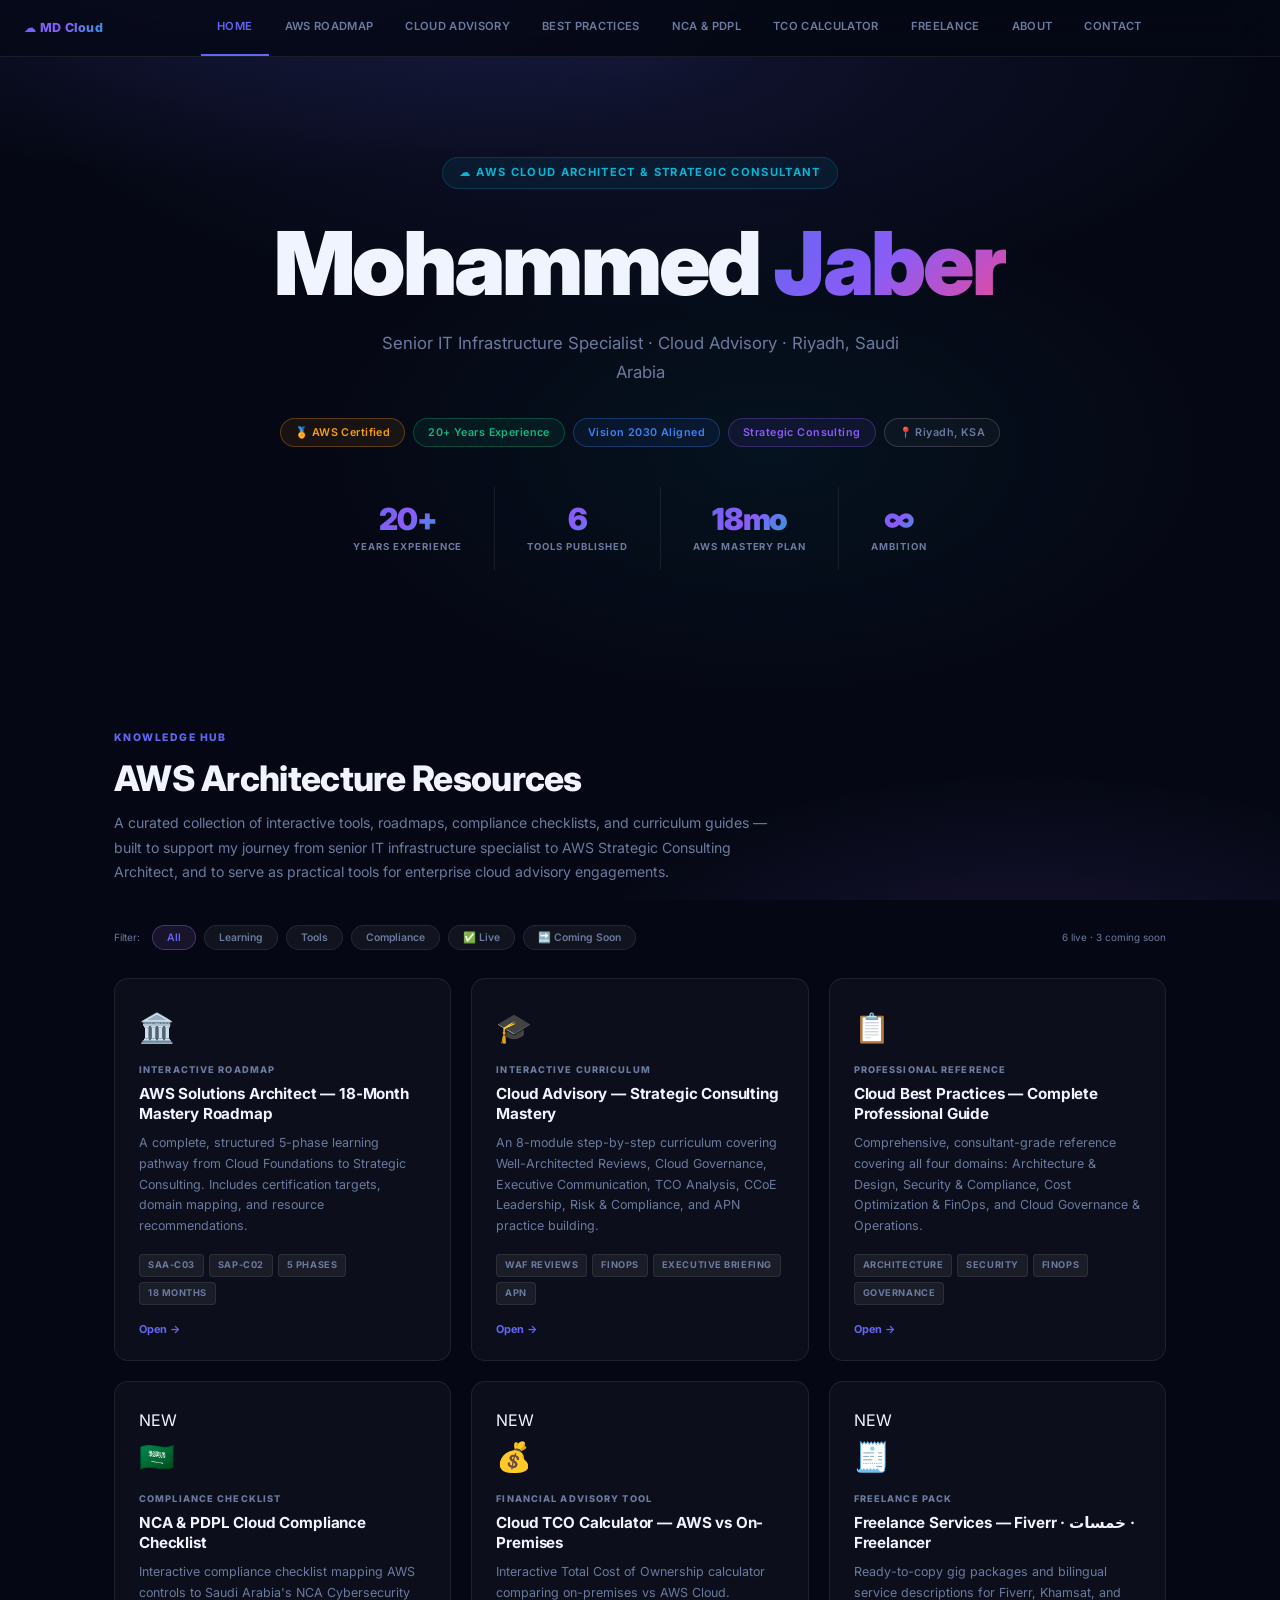
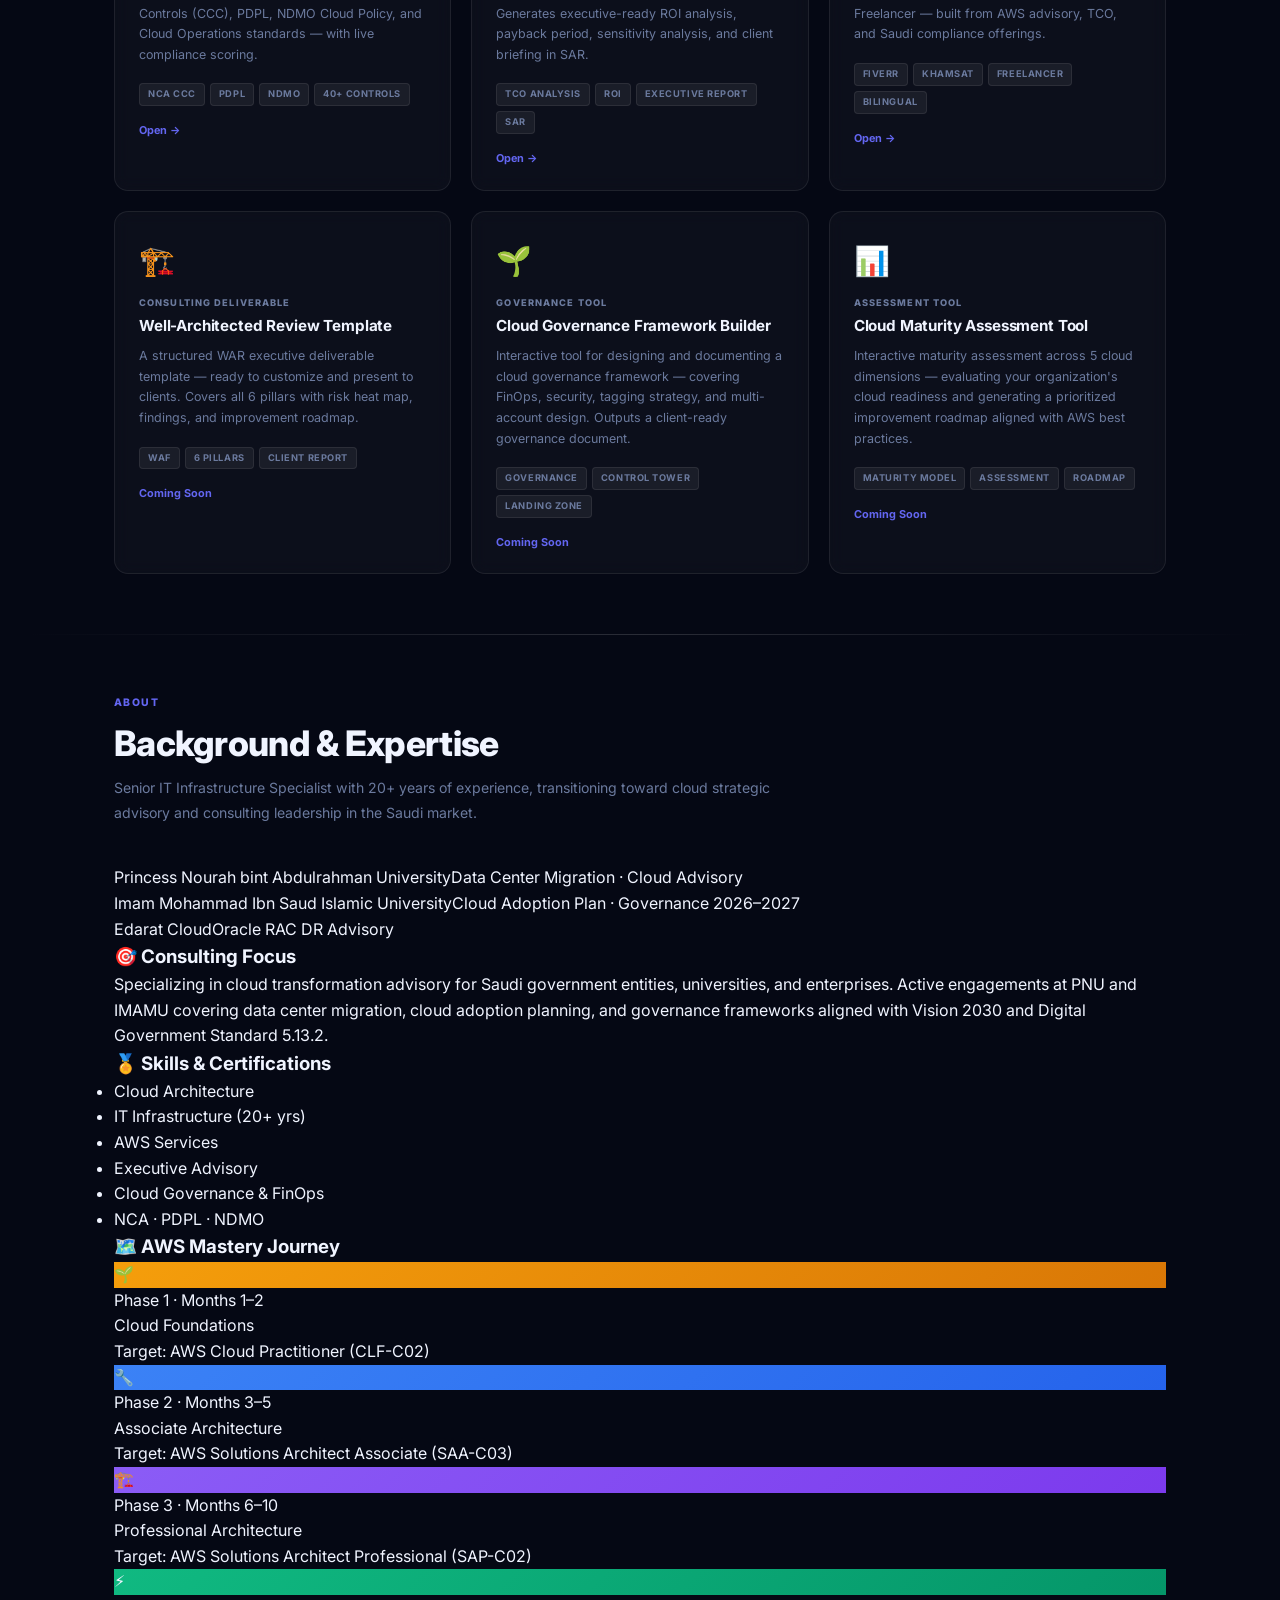
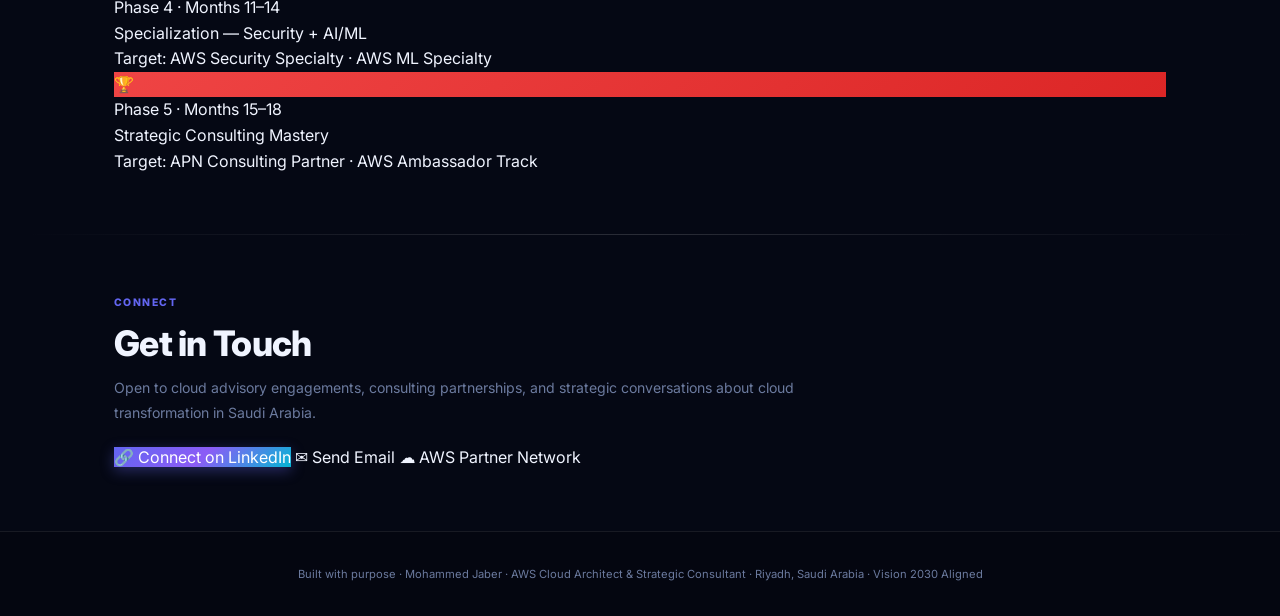
<file: index.html>
<!DOCTYPE html>
<html lang="en">
<head>
<meta charset="UTF-8">
<meta name="viewport" content="width=device-width, initial-scale=1.0">
<title>Mohammed Jaber — AWS Cloud Architect & Consultant</title>
<link rel="stylesheet" href="site.css">
<style>
  .filter-bar {
    display: flex; gap: 8px; flex-wrap: wrap; margin-bottom: 28px; align-items: center;
  }
  .filter-btn {
    font-size: 0.65rem; padding: 5px 14px; border-radius: 20px; font-weight: 600;
    background: rgba(255,255,255,0.05); border: 1px solid var(--border); color: var(--muted);
    cursor: pointer; transition: all 0.2s;
  }
  .filter-btn.active, .filter-btn:hover {
    background: rgba(192,132,252,0.1); border-color: rgba(192,132,252,0.3); color: var(--accent);
  }
  .filter-label { font-size: 0.62rem; color: var(--muted); margin-right: 4px; }
  .cards-count  { font-size: 0.62rem; color: var(--muted); margin-left: auto; }
</style>
</head>
<body>

<!-- TOPBAR (rendered by JS) -->
<div id="topbar-mount"></div>

<!-- HERO -->
<div class="page-hero" id="hero-mount">
  <div class="hero-eyebrow">☁️ AWS Cloud Architect &amp; Strategic Consultant</div>
  <h1 class="hero-title">Mohammed <span>Jaber</span></h1>
  <p class="hero-subtitle" id="hero-role"></p>
  <div class="chip-row" id="hero-chips"></div>
  <div class="stats-row" id="hero-stats"></div>
</div>

<!-- MAIN CONTENT -->
<div class="site-section">
  <div class="section-eye">Knowledge Hub</div>
  <h2 class="section-head">AWS Architecture Resources</h2>
  <p class="section-sub">A curated collection of interactive tools, roadmaps, compliance checklists, and curriculum guides — built to support my journey from senior IT infrastructure specialist to AWS Strategic Consulting Architect, and to serve as practical tools for enterprise cloud advisory engagements.</p>

  <!-- FILTER BAR -->
  <div class="filter-bar" id="filter-bar">
    <span class="filter-label">Filter:</span>
    <button class="filter-btn active" data-filter="all" onclick="filterCards('all',this)">All</button>
    <button class="filter-btn" data-filter="Learning"   onclick="filterCards('Learning',this)">Learning</button>
    <button class="filter-btn" data-filter="Tools"      onclick="filterCards('Tools',this)">Tools</button>
    <button class="filter-btn" data-filter="Compliance" onclick="filterCards('Compliance',this)">Compliance</button>
    <button class="filter-btn" data-filter="live"  onclick="filterCards('live',this)">✅ Live</button>
    <button class="filter-btn" data-filter="soon"  onclick="filterCards('soon',this)">🔜 Coming Soon</button>
    <span class="cards-count" id="cards-count"></span>
  </div>

  <!-- CARDS -->
  <div class="cards-grid" id="cards-mount"></div>
</div>

<hr class="site-divider">

<!-- ABOUT -->
<div class="site-section" id="about">
  <div class="section-eye">About</div>
  <h2 class="section-head">Background &amp; Expertise</h2>
  <p class="section-sub">Senior IT Infrastructure Specialist with 20+ years of experience, transitioning toward cloud strategic advisory and consulting leadership in the Saudi market.</p>

  <div class="clients-row" id="clients-mount"></div>

  <div class="about-grid">
    <div class="about-card">
      <h3>🎯 Consulting Focus</h3>
      <p>Specializing in cloud transformation advisory for Saudi government entities, universities, and enterprises. Active engagements at PNU and IMAMU covering data center migration, cloud adoption planning, and governance frameworks aligned with Vision 2030 and Digital Government Standard 5.13.2.</p>
    </div>
    <div class="about-card">
      <h3>🏅 Skills &amp; Certifications</h3>
      <ul class="skill-list">
        <li><span class="skill-name">Cloud Architecture</span><div class="skill-bar-wrap"><div class="skill-bar" style="width:90%"></div></div></li>
        <li><span class="skill-name">IT Infrastructure (20+ yrs)</span><div class="skill-bar-wrap"><div class="skill-bar" style="width:96%"></div></div></li>
        <li><span class="skill-name">AWS Services</span><div class="skill-bar-wrap"><div class="skill-bar" style="width:75%"></div></div></li>
        <li><span class="skill-name">Executive Advisory</span><div class="skill-bar-wrap"><div class="skill-bar" style="width:72%"></div></div></li>
        <li><span class="skill-name">Cloud Governance &amp; FinOps</span><div class="skill-bar-wrap"><div class="skill-bar" style="width:65%"></div></div></li>
        <li><span class="skill-name">NCA · PDPL · NDMO</span><div class="skill-bar-wrap"><div class="skill-bar" style="width:70%"></div></div></li>
      </ul>
    </div>
    <div class="about-card" style="grid-column:1/-1;">
      <h3>🗺️ AWS Mastery Journey</h3>
      <div class="tl-wrap" id="timeline-mount"></div>
    </div>
  </div>
</div>

<hr class="site-divider">

<!-- CONTACT -->
<div class="site-section" id="contact">
  <div class="section-eye">Connect</div>
  <h2 class="section-head">Get in Touch</h2>
  <p class="section-sub" style="margin-bottom:20px;">Open to cloud advisory engagements, consulting partnerships, and strategic conversations about cloud transformation in Saudi Arabia.</p>
  <div class="contact-row" id="contact-mount"></div>
</div>

<div class="site-footer" id="footer-mount"></div>

<!-- Scripts -->
<script src="site-config.js"></script>
<script>
  const C = window.SITE_CONFIG;
  let activeFilter = 'all';

  /* ── TOPBAR ── */
  const navLinks = [
    { href:'index.html',              label:'Home',          active:true  },
    { href:'aws-roadmap.html',        label:'AWS Roadmap',   active:false },
    { href:'cloud-advisory.html',     label:'Cloud Advisory',active:false },
    { href:'cloud-best-practices.html',label:'Best Practices',active:false},
    { href:'nca-pdpl-compliance.html',label:'NCA & PDPL',    active:false },
    { href:'tco-calculator.html',     label:'TCO Calculator',active:false },
    { href:'freelance-services.html', label:'Freelance',     active:false },
    { href:'#about',                  label:'About',         active:false },
    { href:'#contact',                label:'Contact',       active:false },
  ];
  document.getElementById('topbar-mount').innerHTML = `
    <nav class="site-topbar">
      <div class="topbar-brand">☁️ MD Cloud</div>
      <div class="topbar-nav">
        ${navLinks.map(l=>`<a href="${l.href}" class="${l.active?'active':''}">${l.label}</a>`).join('')}
      </div>
      <a href="admin.html" class="topbar-admin" id="admin-nav-link">⚙️ Admin</a>
    </nav>`;
  // Admin link hidden from public nav by default — access admin.html directly via bookmark.
  // Set SHOW_ADMIN_LINK to true below if you want it visible in the topbar.
  const SHOW_ADMIN_LINK = false;
  if (!SHOW_ADMIN_LINK) document.getElementById('admin-nav-link').style.display = 'none';

  /* ── HERO ── */
  document.getElementById('hero-role').textContent = C.owner.role;
  document.getElementById('hero-chips').innerHTML = C.owner.chips.map(c=>`
    <span class="chip chip-${c.color||'default'}">${c.label}</span>`).join('');
  document.getElementById('hero-stats').innerHTML = C.owner.stats.map(s=>`
    <div class="stat-item">
      <div class="stat-num">${s.num}</div>
      <div class="stat-label">${s.label}</div>
    </div>`).join('');

  /* ── CARDS ── */
  function renderCards(filter) {
    const cards = [...C.cards]
      .sort((a,b) => a.order - b.order)
      .filter(c => {
        if (filter === 'all')  return true;
        if (filter === 'live') return c.status === 'live';
        if (filter === 'soon') return c.status === 'soon';
        return c.topic === filter;
      });

    document.getElementById('cards-count').textContent = `${cards.filter(c=>c.status==='live').length} live · ${cards.filter(c=>c.status==='soon').length} coming soon`;

    if (cards.length === 0) {
      document.getElementById('cards-mount').innerHTML = `<div style="grid-column:1/-1;text-align:center;padding:40px;color:var(--muted);font-size:0.8rem;">No resources in this category yet.</div>`;
      return;
    }

    document.getElementById('cards-mount').innerHTML = cards.map(c => `
      <a href="${c.status==='live'?c.url:'#'}"
         class="card cc-${c.color} card-${c.status}"
         ${c.status==='live'?'':'onclick="return false"'}>
        ${c.isNew ? '<div class="card-new-badge">NEW</div>' : ''}
        <div class="card-icon">${c.icon}</div>
        <div class="card-type">${c.type}</div>
        <div class="card-title">${c.title}</div>
        <div class="card-desc">${c.desc}</div>
        <div class="card-tags">${c.tags.map(t=>`<span class="card-tag">${t}</span>`).join('')}</div>
        <div class="card-link">${c.status==='live'?'Open →':'Coming Soon'}</div>
      </a>`).join('');
  }

  function filterCards(filter, btn) {
    activeFilter = filter;
    document.querySelectorAll('.filter-btn').forEach(b=>b.classList.remove('active'));
    btn.classList.add('active');
    renderCards(filter);
  }

  renderCards('all');

  /* ── CLIENTS ── */
  document.getElementById('clients-mount').innerHTML = C.owner.clients.map(cl=>`
    <div class="client-chip">${cl.name}<span>${cl.sub}</span></div>`).join('');

  /* ── TIMELINE ── */
  const tlColors = ['#f59e0b,#d97706','#3b82f6,#2563eb','#8b5cf6,#7c3aed','#10b981,#059669','#ef4444,#dc2626'];
  document.getElementById('timeline-mount').innerHTML = C.roadmap.map((r,i)=>`
    <div class="tl-item">
      <div class="tl-dot" style="background:linear-gradient(135deg,${tlColors[i]||'#6b7a94,#475569'})">${r.dot}</div>
      <div class="tl-body">
        <div class="tl-phase">${r.phase}</div>
        <div class="tl-title">${r.title}</div>
        <div class="tl-cert">${r.cert}</div>
      </div>
    </div>`).join('');

  /* ── CONTACT ── */
  document.getElementById('contact-mount').innerHTML = `
    <a href="${C.owner.linkedin}" target="_blank" class="btn-primary">🔗 Connect on LinkedIn</a>
    <a href="mailto:${C.owner.email}" class="btn-ghost">✉️ Send Email</a>
    <a href="https://aws.amazon.com/partners/" target="_blank" class="btn-ghost">☁️ AWS Partner Network</a>`;

  /* ── FOOTER ── */
  document.getElementById('footer-mount').innerHTML = `
    <p>Built with purpose · <span>${C.owner.name}</span> · ${C.owner.title} · Riyadh, Saudi Arabia · Vision 2030 Aligned</p>`;
</script>
</body>
</html>
</file>
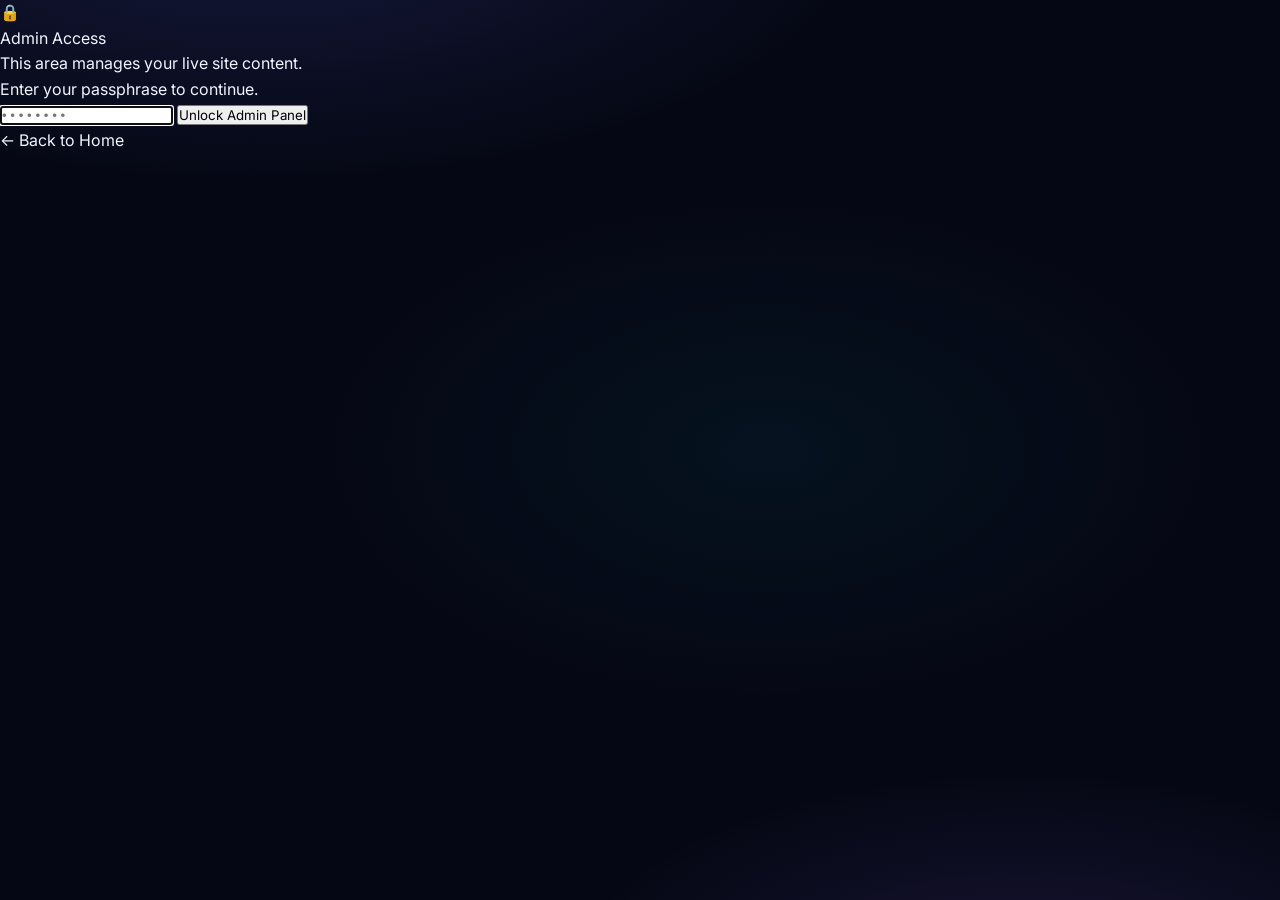
<file: admin.html>
<!DOCTYPE html>
<html lang="en">
<head>
<meta charset="UTF-8">
<meta name="viewport" content="width=device-width, initial-scale=1.0">
<meta name="robots" content="noindex, nofollow">
<title>Site Admin — Mohammed Jaber Cloud Portfolio</title>
<link rel="stylesheet" href="site.css">
<style>
  /* ADMIN SPECIFIC */
  .admin-layout { display: grid; grid-template-columns: 230px 1fr; min-height: calc(100vh - 52px); }

  /* SIDEBAR */
  .admin-sidebar { background: var(--surface); border-right: 1px solid var(--border); padding: 20px 0; }
  .asb-label { font-size: 0.55rem; color: var(--muted); text-transform: uppercase; letter-spacing: 2px; padding: 10px 18px 6px; }
  .asb-item {
    display: flex; align-items: center; gap: 9px; padding: 9px 18px;
    cursor: pointer; font-size: 0.72rem; color: var(--muted);
    transition: all 0.15s; border-left: 2px solid transparent;
  }
  .asb-item:hover { color: var(--text); background: rgba(255,255,255,0.03); }
  .asb-item.active { color: var(--accent); background: rgba(192,132,252,0.07); border-left-color: var(--accent); }

  /* MAIN */
  .admin-main { padding: 28px; overflow-y: auto; }
  .admin-panel { display: none; animation: fadeUp 0.2s ease; }
  .admin-panel.active { display: block; }
  @keyframes fadeUp { from{opacity:0;transform:translateY(6px)} to{opacity:1;transform:translateY(0)} }

  .panel-title { font-family: Georgia,serif; font-size: 1.3rem; color: var(--text); margin-bottom: 6px; }
  .panel-sub   { font-size: 0.73rem; color: var(--muted); margin-bottom: 24px; }

  /* CARDS TABLE */
  .cards-table { width: 100%; border-collapse: collapse; font-size: 0.71rem; margin-bottom: 16px; }
  .cards-table th { background: rgba(255,255,255,0.04); color: var(--muted); font-size: 0.58rem; text-transform: uppercase; letter-spacing: 1px; padding: 8px 12px; text-align: left; border-bottom: 1px solid var(--border); }
  .cards-table td { padding: 10px 12px; border-bottom: 1px solid var(--border); color: var(--text); vertical-align: middle; }
  .cards-table tr:hover td { background: rgba(255,255,255,0.02); }
  .cards-table tr:last-child td { border-bottom: none; }

  /* BADGES */
  .badge { display: inline-block; padding: 2px 8px; border-radius: 5px; font-size: 0.58rem; font-weight: 700; }
  .b-live { background: rgba(52,211,153,0.12); color: var(--green); }
  .b-soon { background: rgba(107,122,148,0.12); color: var(--muted); }
  .b-new  { background: rgba(52,211,153,0.9); color: #0a0e1a; }

  /* COLOR DOT */
  .color-dot { width: 12px; height: 12px; border-radius: 50%; display: inline-block; vertical-align: middle; margin-right: 5px; }

  /* ACTION BTNS */
  .act-btn { padding: 4px 10px; border-radius: 5px; font-size: 0.62rem; font-weight: 700; cursor: pointer; border: none; font-family: inherit; transition: opacity 0.2s; }
  .act-edit   { background: rgba(129,140,248,0.15); color: var(--accent2); }
  .act-del    { background: rgba(248,113,113,0.12); color: var(--red); }
  .act-up, .act-dn { background: rgba(255,255,255,0.06); color: var(--muted); }
  .act-btn:hover { opacity: 0.75; }

  /* FORM */
  .form-grid { display: grid; grid-template-columns: 1fr 1fr; gap: 14px; margin-bottom: 16px; }
  .form-full  { grid-column: 1 / -1; }
  .form-group { display: flex; flex-direction: column; gap: 5px; }
  .form-label { font-size: 0.63rem; color: var(--muted); font-weight: 600; text-transform: uppercase; letter-spacing: 0.5px; }
  .form-input, .form-select, .form-textarea {
    background: var(--surface2); border: 1px solid var(--border2); border-radius: 8px;
    padding: 9px 12px; color: var(--text); font-size: 0.78rem; font-family: inherit;
    outline: none; transition: border 0.2s; width: 100%;
  }
  .form-input:focus, .form-select:focus, .form-textarea:focus { border-color: var(--accent); }
  .form-select option { background: var(--surface2); }
  .form-textarea { resize: vertical; min-height: 80px; }
  .form-hint { font-size: 0.6rem; color: var(--muted); }
  .form-section { background: var(--surface); border: 1px solid var(--border); border-radius: 14px; padding: 20px; margin-bottom: 16px; }
  .form-section-title { font-size: 0.78rem; font-weight: 700; color: var(--text); margin-bottom: 16px; display: flex; align-items: center; gap: 8px; }

  /* TOGGLE */
  .toggle-wrap { display: flex; align-items: center; gap: 10px; }
  .toggle { width: 36px; height: 20px; background: rgba(255,255,255,0.1); border-radius: 10px; cursor: pointer; position: relative; transition: background 0.2s; flex-shrink: 0; border: none; }
  .toggle.on { background: var(--green); }
  .toggle::after { content:''; position:absolute; width:14px; height:14px; background:#fff; border-radius:50%; top:3px; left:3px; transition: left 0.2s; }
  .toggle.on::after { left: 19px; }
  .toggle-lbl { font-size: 0.72rem; color: var(--text); }

  /* ALERTS */
  .alert-box { border-radius: 10px; padding: 12px 16px; font-size: 0.7rem; line-height: 1.6; margin-bottom: 14px; display: flex; gap: 10px; }
  .alert-success { background: rgba(52,211,153,0.08); border: 1px solid rgba(52,211,153,0.2); color: var(--green); }
  .alert-info    { background: rgba(96,165,250,0.08); border: 1px solid rgba(96,165,250,0.2); color: var(--blue); }
  .alert-warn    { background: rgba(245,158,11,0.08); border: 1px solid rgba(245,158,11,0.2); color: var(--gold); }

  /* PREVIEW */
  .preview-wrap { background: var(--surface2); border: 1px solid var(--border); border-radius: 14px; padding: 20px; margin-bottom: 16px; }
  .preview-label { font-size: 0.6rem; color: var(--muted); text-transform: uppercase; letter-spacing: 2px; margin-bottom: 14px; }

  /* STATS GRID */
  .stats-grid { display: grid; grid-template-columns: repeat(4,1fr); gap: 12px; margin-bottom: 20px; }
  .stat-card  { background: var(--surface); border: 1px solid var(--border); border-radius: 12px; padding: 16px; text-align: center; }
  .stat-card .num  { font-family: Georgia,serif; font-size: 1.6rem; font-weight: 700; color: var(--accent); }
  .stat-card .lbl  { font-size: 0.6rem; color: var(--muted); text-transform: uppercase; letter-spacing: 1px; margin-top: 4px; }

  /* MODAL */
  .modal-overlay { position: fixed; inset: 0; background: rgba(0,0,0,0.7); z-index: 500; display: none; align-items: center; justify-content: center; }
  .modal-overlay.open { display: flex; }
  .modal { background: var(--surface); border: 1px solid var(--border2); border-radius: 16px; padding: 28px; width: 100%; max-width: 620px; max-height: 90vh; overflow-y: auto; position: relative; }
  .modal-close { position: absolute; top: 16px; right: 16px; background: rgba(255,255,255,0.06); border: 1px solid var(--border); border-radius: 6px; color: var(--muted); font-size: 0.8rem; padding: 4px 10px; cursor: pointer; }
  .modal-title { font-family: Georgia,serif; font-size: 1.1rem; color: var(--text); margin-bottom: 20px; }

  /* ACTIONS ROW */
  .actions-row { display: flex; gap: 10px; flex-wrap: wrap; align-items: center; margin-bottom: 20px; }
  .save-indicator { font-size: 0.65rem; color: var(--green); opacity: 0; transition: opacity 0.3s; }
  .save-indicator.show { opacity: 1; }

  @media(max-width:700px) {
    .admin-layout { grid-template-columns: 1fr; }
    .admin-sidebar { display: none; }
    .stats-grid { grid-template-columns: 1fr 1fr; }
    .form-grid  { grid-template-columns: 1fr; }
  }
</style>
</head>
<body>

<!-- ACCESS GATE -->
<div class="gate-overlay" id="gate-overlay">
  <div class="gate-card">
    <div class="gate-icon">🔒</div>
    <div class="gate-title">Admin Access</div>
    <div class="gate-sub">This area manages your live site content.<br>Enter your passphrase to continue.</div>
    <input type="password" class="gate-input" id="gate-pass" placeholder="• • • • • • • •" autocomplete="off" onkeydown="if(event.key==='Enter')tryUnlock()">
    <button class="gate-btn" onclick="tryUnlock()">Unlock Admin Panel</button>
    <div class="gate-error" id="gate-error"></div>
    <a href="index.html" class="gate-back">← Back to Home</a>
  </div>
</div>

<div id="admin-content" style="display:none;">

<!-- TOPBAR -->
<nav class="site-topbar">
  <div class="topbar-brand">☁️ MD Cloud</div>
  <div class="topbar-nav">
    <a href="index.html">← Back to Site</a>
    <a href="#" class="active">⚙️ Admin Panel</a>
  </div>
  <span id="save-indicator" class="save-indicator">✅ Saved</span>
  <button onclick="lockAdmin()" style="margin-left:14px;font-size:0.62rem;padding:5px 12px;border-radius:6px;background:rgba(248,113,113,0.1);border:1px solid rgba(248,113,113,0.25);color:#f87171;font-weight:700;cursor:pointer;white-space:nowrap;">🔒 Lock</button>
</nav>


<div class="admin-layout">

  <!-- SIDEBAR -->
  <div class="admin-sidebar">
    <div class="asb-label">Admin</div>
    <div class="asb-item active" onclick="showPanel('dashboard')">📊 Dashboard</div>
    <div class="asb-item" onclick="showPanel('cards')">🃏 Manage Cards</div>
    <div class="asb-item" onclick="showPanel('add-card')">➕ Add New Card</div>
    <div class="asb-label">Site Settings</div>
    <div class="asb-item" onclick="showPanel('profile')">👤 Profile & Info</div>
    <div class="asb-item" onclick="showPanel('nav')">🔗 Navigation Links</div>
    <div class="asb-item" onclick="showPanel('stats')">📈 Stats & Chips</div>
    <div class="asb-label">Data</div>
    <div class="asb-item" onclick="showPanel('export')">📤 Export / Import</div>
    <div class="asb-item" onclick="showPanel('reset')">🔄 Reset to Default</div>
    <div class="asb-label">Quick Links</div>
    <div class="asb-item" onclick="window.open('index.html')">🌐 View Home Page</div>
    <div class="asb-item" onclick="window.open('cloud-advisory.html')">🎓 Cloud Advisory</div>
  </div>

  <!-- MAIN -->
  <div class="admin-main">

    <!-- DASHBOARD -->
    <div class="admin-panel active" id="panel-dashboard">
      <div class="panel-title">Dashboard</div>
      <div class="panel-sub">Overview of your cloud portfolio site.</div>
      <div class="stats-grid" id="dash-stats"></div>
      <div class="alert-box alert-info">💡 <span>Use the <strong>Admin Panel</strong> to add new cards, update content, and manage your site — no code required. All changes save instantly to your browser and persist across sessions.</span></div>
      <div class="form-section">
        <div class="form-section-title">📋 Quick Reference — How to Add a New Resource</div>
        <ol style="font-size:0.72rem;color:var(--muted);line-height:2;padding-left:20px;">
          <li>Create your new HTML file (e.g. <code style="color:var(--accent)">war-template.html</code>) and upload it to GitHub</li>
          <li>Click <strong style="color:var(--text)">➕ Add New Card</strong> in the sidebar</li>
          <li>Fill in the card details — title, description, icon, color, URL, tags</li>
          <li>Set Status to <strong style="color:var(--green)">Live</strong> and click <strong style="color:var(--text)">Save Card</strong></li>
          <li>The card appears instantly on your home page</li>
        </ol>
      </div>
      <div class="form-section">
        <div class="form-section-title">🃏 Current Cards</div>
        <div id="dash-cards-list"></div>
      </div>
    </div>

    <!-- MANAGE CARDS -->
    <div class="admin-panel" id="panel-cards">
      <div class="panel-title">Manage Cards</div>
      <div class="panel-sub">Edit, reorder, delete, or toggle visibility of resource cards. Changes apply immediately to the home page.</div>
      <div class="actions-row">
        <button class="btn-primary" onclick="showPanel('add-card')">➕ Add New Card</button>
        <button class="btn-ghost" onclick="renderCardsTable()">🔄 Refresh</button>
      </div>
      <div class="form-section" style="padding:0;overflow:hidden;">
        <table class="cards-table" id="cards-table">
          <thead>
            <tr>
              <th>Order</th><th>Icon</th><th>Title</th><th>Topic</th>
              <th>Color</th><th>Status</th><th>New?</th><th>Actions</th>
            </tr>
          </thead>
          <tbody id="cards-tbody"></tbody>
        </table>
      </div>
    </div>

    <!-- ADD CARD -->
    <div class="admin-panel" id="panel-add-card">
      <div class="panel-title" id="add-card-title">➕ Add New Card</div>
      <div class="panel-sub" id="add-card-sub">Fill in the details below to add a new resource card to your home page.</div>
      <input type="hidden" id="edit-card-id">
      <div class="form-section">
        <div class="form-section-title">🖼️ Basic Information</div>
        <div class="form-grid">
          <div class="form-group">
            <label class="form-label">Card Icon (emoji)</label>
            <input class="form-input" id="f-icon" placeholder="🏗️" maxlength="4">
          </div>
          <div class="form-group">
            <label class="form-label">Type Label <span class="form-hint">(shown above title)</span></label>
            <input class="form-input" id="f-type" placeholder="Interactive Tool">
          </div>
          <div class="form-group form-full">
            <label class="form-label">Card Title</label>
            <input class="form-input" id="f-title" placeholder="Well-Architected Review Template">
          </div>
          <div class="form-group form-full">
            <label class="form-label">Description</label>
            <textarea class="form-textarea" id="f-desc" placeholder="Describe what this resource does and who it's for..."></textarea>
          </div>
        </div>
      </div>
      <div class="form-section">
        <div class="form-section-title">🎨 Appearance & Behavior</div>
        <div class="form-grid">
          <div class="form-group">
            <label class="form-label">Color Accent</label>
            <select class="form-select" id="f-color">
              <option value="purple">Purple (Default)</option>
              <option value="gold">Gold</option>
              <option value="green">Green</option>
              <option value="blue">Blue</option>
              <option value="red">Red</option>
              <option value="orange">Orange</option>
              <option value="teal">Teal</option>
            </select>
          </div>
          <div class="form-group">
            <label class="form-label">Topic / Category</label>
            <select class="form-select" id="f-topic">
              <option value="Learning">Learning</option>
              <option value="Tools">Tools</option>
              <option value="Compliance">Compliance</option>
              <option value="Other">Other</option>
            </select>
          </div>
          <div class="form-group">
            <label class="form-label">Status</label>
            <select class="form-select" id="f-status">
              <option value="live">✅ Live</option>
              <option value="soon">🔜 Coming Soon</option>
            </select>
          </div>
          <div class="form-group">
            <label class="form-label">Display Order <span class="form-hint">(lower = first)</span></label>
            <input class="form-input" type="number" id="f-order" value="10">
          </div>
          <div class="form-group form-full">
            <label class="form-label">URL / Filename <span class="form-hint">(e.g. war-template.html or # for coming soon)</span></label>
            <input class="form-input" id="f-url" placeholder="war-template.html">
          </div>
          <div class="form-group form-full">
            <label class="form-label">Tags <span class="form-hint">(comma separated, max 5)</span></label>
            <input class="form-input" id="f-tags" placeholder="WAF, 6 Pillars, Consulting, Template">
          </div>
          <div class="form-group">
            <label class="form-label">Show "NEW" Badge</label>
            <div class="toggle-wrap" style="margin-top:4px;">
              <button class="toggle" id="tog-new" onclick="this.classList.toggle('on')"></button>
              <span class="toggle-lbl">Show badge on card</span>
            </div>
          </div>
        </div>
      </div>
      <!-- LIVE PREVIEW -->
      <div class="preview-wrap">
        <div class="preview-label">Live Preview</div>
        <div style="max-width:295px;">
          <div class="card cc-purple card-live" id="card-preview" style="cursor:default;">
            <div class="card-new-badge" id="prev-new" style="display:none;">NEW</div>
            <div class="card-icon" id="prev-icon">🏗️</div>
            <div class="card-type" id="prev-type" style="color:var(--accent)">Interactive Tool</div>
            <div class="card-title" id="prev-title">Card Title</div>
            <div class="card-desc" id="prev-desc">Card description will appear here...</div>
            <div class="card-tags" id="prev-tags"></div>
            <div class="card-link" id="prev-link" style="color:var(--accent)">Open →</div>
          </div>
        </div>
      </div>
      <div class="actions-row">
        <button class="btn-primary" onclick="saveCard()">💾 Save Card</button>
        <button class="btn-ghost"   onclick="clearCardForm()">✕ Clear Form</button>
        <button class="btn-ghost"   onclick="showPanel('cards')">← Back to Cards</button>
      </div>
    </div>

    <!-- PROFILE -->
    <div class="admin-panel" id="panel-profile">
      <div class="panel-title">Profile & Info</div>
      <div class="panel-sub">Update your name, title, role, and contact information. Changes reflect immediately on the home page.</div>
      <div class="form-section">
        <div class="form-section-title">👤 Personal Information</div>
        <div class="form-grid">
          <div class="form-group">
            <label class="form-label">Full Name</label>
            <input class="form-input" id="p-name" placeholder="Mohammed Jaber">
          </div>
          <div class="form-group">
            <label class="form-label">Title</label>
            <input class="form-input" id="p-title" placeholder="AWS Cloud Architect & Strategic Consultant">
          </div>
          <div class="form-group form-full">
            <label class="form-label">Role / Subtitle</label>
            <input class="form-input" id="p-role" placeholder="Senior IT Infrastructure Specialist · Cloud Advisory · Riyadh, Saudi Arabia">
          </div>
          <div class="form-group">
            <label class="form-label">LinkedIn URL</label>
            <input class="form-input" id="p-linkedin" placeholder="https://linkedin.com/in/...">
          </div>
          <div class="form-group">
            <label class="form-label">Email Address</label>
            <input class="form-input" id="p-email" type="email" placeholder="your@email.com">
          </div>
        </div>
      </div>
      <div class="form-section">
        <div class="form-section-title">🏢 Active Client Engagements</div>
        <div id="clients-editor"></div>
        <button class="btn-ghost" style="margin-top:10px;font-size:0.68rem;" onclick="addClientRow()">➕ Add Client</button>
      </div>
      <div class="actions-row">
        <button class="btn-primary" onclick="saveProfile()">💾 Save Profile</button>
      </div>
    </div>

    <!-- STATS -->
    <div class="admin-panel" id="panel-stats">
      <div class="panel-title">Stats & Hero Chips</div>
      <div class="panel-sub">Edit the statistics and chips displayed in the hero section of your home page.</div>
      <div class="form-section">
        <div class="form-section-title">📊 Hero Statistics (4 items)</div>
        <div id="stats-editor"></div>
      </div>
      <div class="form-section">
        <div class="form-section-title">🏷️ Hero Chips</div>
        <div id="chips-editor"></div>
        <button class="btn-ghost" style="margin-top:10px;font-size:0.68rem;" onclick="addChipRow()">➕ Add Chip</button>
      </div>
      <div class="actions-row">
        <button class="btn-primary" onclick="saveStats()">💾 Save Stats & Chips</button>
      </div>
    </div>

    <!-- NAV -->
    <div class="admin-panel" id="panel-nav">
      <div class="panel-title">Navigation Links</div>
      <div class="panel-sub">The topbar navigation is automatically generated from your live cards. Add custom links below for additional pages or external resources.</div>
      <div class="alert-box alert-info">💡 <span>The main navigation is auto-generated from your Live cards. This page is for adding extra custom links only.</span></div>
      <div class="form-section">
        <div class="form-section-title">Current Auto-Generated Nav Links</div>
        <div id="nav-preview" style="display:flex;flex-wrap:wrap;gap:8px;"></div>
      </div>
    </div>

    <!-- EXPORT -->
    <div class="admin-panel" id="panel-export">
      <div class="panel-title">Export / Import Config</div>
      <div class="panel-sub">Export your current site configuration as JSON to back it up or transfer to another device. Import a previously exported config to restore.</div>
      <div class="form-section">
        <div class="form-section-title">📤 Export Configuration</div>
        <p style="font-size:0.72rem;color:var(--muted);margin-bottom:14px;">Copy the JSON below and save it somewhere safe. This includes all your cards and profile settings.</p>
        <textarea class="form-textarea" id="export-box" style="min-height:160px;font-size:0.65rem;font-family:monospace;" readonly></textarea>
        <div class="actions-row" style="margin-top:10px;">
          <button class="btn-primary" onclick="exportConfig()">📋 Generate Export</button>
          <button class="btn-ghost" onclick="copyExport()">📄 Copy to Clipboard</button>
        </div>
      </div>
      <div class="form-section">
        <div class="form-section-title">📥 Import Configuration</div>
        <p style="font-size:0.72rem;color:var(--muted);margin-bottom:14px;">Paste a previously exported config JSON here and click Import.</p>
        <textarea class="form-textarea" id="import-box" style="min-height:120px;font-size:0.65rem;font-family:monospace;" placeholder='Paste JSON here...'></textarea>
        <div class="actions-row" style="margin-top:10px;">
          <button class="btn-primary" onclick="importConfig()">📥 Import & Apply</button>
        </div>
      </div>
    </div>

    <!-- RESET -->
    <div class="admin-panel" id="panel-reset">
      <div class="panel-title">Reset to Default</div>
      <div class="panel-sub">Clear all admin customizations and restore the default configuration from site-config.js.</div>
      <div class="alert-box alert-warn">⚠️ <span><strong>Warning:</strong> This will erase all changes you made via the admin panel. The site-config.js defaults will be restored. This cannot be undone (unless you have an export backup).</span></div>
      <div class="actions-row">
        <button class="btn-ghost" style="border-color:rgba(248,113,113,0.4);color:var(--red);" onclick="resetAll()">🗑️ Reset Everything to Default</button>
        <button class="btn-ghost" onclick="showPanel('dashboard')">← Cancel</button>
      </div>
    </div>

  </div>
</div>

<!-- EDIT MODAL -->
<div class="modal-overlay" id="modal">
  <div class="modal">
    <button class="modal-close" onclick="closeModal()">✕ Close</button>
    <div class="modal-title">Edit Card</div>
    <p style="font-size:0.72rem;color:var(--muted);margin-bottom:16px;">Make changes and click Save. The form above will be pre-filled.</p>
    <button class="btn-primary" onclick="closeModal()">OK — Continue Editing in Form</button>
  </div>
</div>

</div><!-- /admin-content -->

<script src="site-config.js"></script>
<script src="admin-auth.js"></script>
<script>
  const C = window.SITE_CONFIG;

  function save(key, val) {
    localStorage.setItem(key, JSON.stringify(val));
    const ind = document.getElementById('save-indicator');
    ind.classList.add('show');
    setTimeout(()=>ind.classList.remove('show'), 1800);
  }

  function showPanel(id) {
    document.querySelectorAll('.admin-panel').forEach(p=>p.classList.remove('active'));
    document.querySelectorAll('.asb-item').forEach(i=>i.classList.remove('active'));
    document.getElementById('panel-'+id).classList.add('active');
    const items = document.querySelectorAll('.asb-item');
    items.forEach(i=>{ if(i.textContent.toLowerCase().includes(id.replace('-',' '))) i.classList.add('active'); });
    if (id==='add-card') { clearCardForm(); renderPreview(); }
    if (id==='cards')    renderCardsTable();
    if (id==='dashboard')renderDashboard();
    if (id==='profile')  renderProfileForm();
    if (id==='stats')    renderStatsForm();
    if (id==='nav')      renderNavPreview();
  }

  function showSave() {
    const ind = document.getElementById('save-indicator');
    ind.classList.add('show');
    setTimeout(()=>ind.classList.remove('show'), 1800);
  }

  function renderDashboard() {
    const live = C.cards.filter(c=>c.status==='live').length;
    const soon = C.cards.filter(c=>c.status==='soon').length;
    document.getElementById('dash-stats').innerHTML = [
      { num: C.cards.length, lbl: 'Total Cards' },
      { num: live,            lbl: 'Live'         },
      { num: soon,            lbl: 'Coming Soon'  },
      { num: localStorage.length, lbl: 'Saved Items' }
    ].map(s=>`<div class="stat-card"><div class="num">${s.num}</div><div class="lbl">${s.lbl}</div></div>`).join('');

    document.getElementById('dash-cards-list').innerHTML = `
      <table class="cards-table" style="font-size:0.68rem;">
        <thead><tr><th>#</th><th>Title</th><th>Topic</th><th>Status</th></tr></thead>
        <tbody>${C.cards.sort((a,b)=>a.order-b.order).map((c,i)=>`
          <tr>
            <td style="color:var(--muted)">${i+1}</td>
            <td>${c.icon} ${c.title}</td>
            <td><span style="color:var(--muted)">${c.topic}</span></td>
            <td><span class="badge ${c.status==='live'?'b-live':'b-soon'}">${c.status}</span></td>
          </tr>`).join('')}
        </tbody>
      </table>`;
  }

  const COLOR_HEX = { purple:'#c084fc', gold:'#f59e0b', green:'#34d399', blue:'#60a5fa', red:'#f87171', orange:'#fb923c', teal:'#2dd4bf' };

  function renderCardsTable() {
    const sorted = [...C.cards].sort((a,b)=>a.order-b.order);
    document.getElementById('cards-tbody').innerHTML = sorted.map((c,i)=>`
      <tr>
        <td style="color:var(--muted)">${c.order}</td>
        <td style="font-size:1.2rem">${c.icon}</td>
        <td style="max-width:220px;">
          <div style="font-size:0.72rem;font-weight:700;color:var(--text);line-height:1.3;">${c.title}</div>
          <div style="font-size:0.61rem;color:var(--muted);margin-top:2px;">${c.url}</div>
        </td>
        <td><span style="color:var(--muted);font-size:0.67rem;">${c.topic}</span></td>
        <td><span class="color-dot" style="background:${COLOR_HEX[c.color]||'#6b7a94'}"></span>${c.color}</td>
        <td><span class="badge ${c.status==='live'?'b-live':'b-soon'}">${c.status}</span></td>
        <td>${c.isNew?'<span class="badge b-new">NEW</span>':'-'}</td>
        <td>
          <div style="display:flex;gap:4px;flex-wrap:wrap;">
            <button class="act-btn act-up"   onclick="moveCard('${c.id}',-1)">↑</button>
            <button class="act-btn act-dn"   onclick="moveCard('${c.id}',1)">↓</button>
            <button class="act-btn act-edit" onclick="editCard('${c.id}')">Edit</button>
            <button class="act-btn act-del"  onclick="deleteCard('${c.id}')">Del</button>
          </div>
        </td>
      </tr>`).join('');
  }

  function moveCard(id, dir) {
    const idx = C.cards.findIndex(c=>c.id===id);
    if (idx < 0) return;
    const sorted = [...C.cards].sort((a,b)=>a.order-b.order);
    const si = sorted.findIndex(c=>c.id===id);
    const target = sorted[si + dir];
    if (!target) return;
    const tmp = C.cards.find(c=>c.id===id).order;
    C.cards.find(c=>c.id===id).order    = target.order;
    C.cards.find(c=>c.id===target.id).order = tmp;
    save('md_site_cards', C.cards);
    renderCardsTable();
  }

  function deleteCard(id) {
    if (!confirm('Delete this card? This cannot be undone.')) return;
    C.cards = C.cards.filter(c=>c.id!==id);
    save('md_site_cards', C.cards);
    renderCardsTable();
    renderDashboard();
  }

  function editCard(id) {
    const c = C.cards.find(c=>c.id===id);
    if (!c) return;
    showPanel('add-card');
    document.getElementById('add-card-title').textContent = '✏️ Edit Card';
    document.getElementById('add-card-sub').textContent   = 'Update the card details below.';
    document.getElementById('edit-card-id').value = c.id;
    document.getElementById('f-icon').value    = c.icon;
    document.getElementById('f-type').value    = c.type;
    document.getElementById('f-title').value   = c.title;
    document.getElementById('f-desc').value    = c.desc;
    document.getElementById('f-color').value   = c.color;
    document.getElementById('f-topic').value   = c.topic;
    document.getElementById('f-status').value  = c.status;
    document.getElementById('f-order').value   = c.order;
    document.getElementById('f-url').value     = c.url;
    document.getElementById('f-tags').value    = c.tags.join(', ');
    const togNew = document.getElementById('tog-new');
    togNew.classList.toggle('on', c.isNew);
    renderPreview();
  }

  function saveCard() {
    const title = document.getElementById('f-title').value.trim();
    if (!title) { alert('Please enter a card title.'); return; }
    const url   = document.getElementById('f-url').value.trim() || '#';
    const editId = document.getElementById('edit-card-id').value;
    const id = editId || 'card-' + Date.now();
    const tagsRaw = document.getElementById('f-tags').value;
    const tags = tagsRaw.split(',').map(t=>t.trim()).filter(Boolean).slice(0,5);
    const isNew = document.getElementById('tog-new').classList.contains('on');
    const card = {
      id, title,
      desc:   document.getElementById('f-desc').value.trim(),
      icon:   document.getElementById('f-icon').value.trim() || '📄',
      color:  document.getElementById('f-color').value,
      status: document.getElementById('f-status').value,
      url,
      type:   document.getElementById('f-type').value.trim() || 'Resource',
      tags, isNew,
      topic:  document.getElementById('f-topic').value,
      order:  parseInt(document.getElementById('f-order').value) || 10
    };
    if (editId) {
      const idx = C.cards.findIndex(c=>c.id===editId);
      if (idx >= 0) C.cards[idx] = card;
    } else {
      C.cards.push(card);
    }
    save('md_site_cards', C.cards);
    alert('✅ Card saved! Visit the home page to see it.');
    clearCardForm();
    showPanel('cards');
  }

  function clearCardForm() {
    document.getElementById('edit-card-id').value = '';
    document.getElementById('add-card-title').textContent = '➕ Add New Card';
    document.getElementById('add-card-sub').textContent   = 'Fill in the details below to add a new resource card to your home page.';
    ['f-icon','f-type','f-title','f-url','f-tags'].forEach(id=>document.getElementById(id).value='');
    document.getElementById('f-desc').value  = '';
    document.getElementById('f-color').value = 'purple';
    document.getElementById('f-topic').value = 'Tools';
    document.getElementById('f-status').value= 'soon';
    document.getElementById('f-order').value = String(Math.max(...C.cards.map(c=>c.order), 0)+1);
    document.getElementById('tog-new').classList.remove('on');
    renderPreview();
  }

  function renderPreview() {
    const icon  = document.getElementById('f-icon')?.value  || '🏗️';
    const type  = document.getElementById('f-type')?.value  || 'Resource Type';
    const title = document.getElementById('f-title')?.value || 'Card Title';
    const desc  = document.getElementById('f-desc')?.value  || 'Description will appear here.';
    const color = document.getElementById('f-color')?.value || 'purple';
    const status= document.getElementById('f-status')?.value|| 'soon';
    const tagsStr= document.getElementById('f-tags')?.value || '';
    const tags  = tagsStr.split(',').map(t=>t.trim()).filter(Boolean).slice(0,5);
    const isNew = document.getElementById('tog-new')?.classList.contains('on');
    const preview = document.getElementById('card-preview');
    if (!preview) return;
    preview.className = `card cc-${color} card-live`;
    document.getElementById('prev-new').style.display  = isNew ? '' : 'none';
    document.getElementById('prev-icon').textContent   = icon;
    document.getElementById('prev-type').textContent   = type;
    document.getElementById('prev-title').textContent  = title;
    document.getElementById('prev-desc').textContent   = desc;
    document.getElementById('prev-tags').innerHTML     = tags.map(t=>`<span class="card-tag">${t}</span>`).join('');
    document.getElementById('prev-link').textContent   = status==='live' ? 'Open →' : 'Coming Soon';
    document.getElementById('prev-link').style.color   = COLOR_HEX[color]||'#c084fc';
    document.getElementById('prev-type').style.color   = COLOR_HEX[color]||'#c084fc';
  }

  setTimeout(()=>{
    ['f-icon','f-type','f-title','f-desc','f-color','f-status','f-tags','f-order'].forEach(id=>{
      const el = document.getElementById(id);
      if (el) el.addEventListener('input', renderPreview);
      if (el) el.addEventListener('change', renderPreview);
    });
    document.getElementById('tog-new')?.addEventListener('click', ()=>setTimeout(renderPreview,50));
  }, 100);

  function renderProfileForm() {
    document.getElementById('p-name').value    = C.owner.name;
    document.getElementById('p-title').value   = C.owner.title;
    document.getElementById('p-role').value    = C.owner.role;
    document.getElementById('p-linkedin').value= C.owner.linkedin;
    document.getElementById('p-email').value   = C.owner.email;
    document.getElementById('clients-editor').innerHTML = C.owner.clients.map((cl,i)=>`
      <div style="display:grid;grid-template-columns:1fr 1fr 40px;gap:8px;margin-bottom:8px;" id="client-row-${i}">
        <input class="form-input" id="cl-name-${i}" value="${cl.name}" placeholder="Client name">
        <input class="form-input" id="cl-sub-${i}"  value="${cl.sub}"  placeholder="Engagement description">
        <button class="act-btn act-del" onclick="removeClientRow(${i})" style="height:38px;">✕</button>
      </div>`).join('');
  }

  function addClientRow() { C.owner.clients.push({ name:'', sub:'' }); renderProfileForm(); }
  function removeClientRow(i) { C.owner.clients.splice(i,1); renderProfileForm(); }

  function saveProfile() {
    C.owner.name     = document.getElementById('p-name').value.trim();
    C.owner.title    = document.getElementById('p-title').value.trim();
    C.owner.role     = document.getElementById('p-role').value.trim();
    C.owner.linkedin = document.getElementById('p-linkedin').value.trim();
    C.owner.email    = document.getElementById('p-email').value.trim();
    const rows = document.querySelectorAll('[id^="client-row-"]');
    C.owner.clients = [];
    rows.forEach((_, i) => {
      const name = document.getElementById('cl-name-'+i)?.value?.trim();
      const sub  = document.getElementById('cl-sub-'+i)?.value?.trim();
      if (name) C.owner.clients.push({ name, sub: sub||'' });
    });
    save('md_site_owner', { name:C.owner.name, title:C.owner.title, role:C.owner.role, linkedin:C.owner.linkedin, email:C.owner.email, clients:C.owner.clients });
    showSave();
    alert('✅ Profile saved!');
  }

  function renderStatsForm() {
    document.getElementById('stats-editor').innerHTML = C.owner.stats.map((s,i)=>`
      <div style="display:grid;grid-template-columns:100px 1fr;gap:8px;margin-bottom:8px;">
        <input class="form-input" id="st-num-${i}" value="${s.num}"   placeholder="20+">
        <input class="form-input" id="st-lbl-${i}" value="${s.label}" placeholder="Years Experience">
      </div>`).join('');
    document.getElementById('chips-editor').innerHTML = C.owner.chips.map((c,i)=>`
      <div style="display:grid;grid-template-columns:1fr 120px 40px;gap:8px;margin-bottom:8px;" id="chip-row-${i}">
        <input class="form-input" id="ch-lbl-${i}"   value="${c.label}"   placeholder="🏅 AWS Certified">
        <select class="form-select" id="ch-col-${i}">
          ${['default','gold','green','blue','purple','red'].map(v=>`<option value="${v}" ${c.color===v?'selected':''}>${v}</option>`).join('')}
        </select>
        <button class="act-btn act-del" onclick="removeChip(${i})" style="height:38px;">✕</button>
      </div>`).join('');
  }

  function addChipRow() { C.owner.chips.push({ label:'New Chip', color:'default' }); renderStatsForm(); }
  function removeChip(i) { C.owner.chips.splice(i,1); renderStatsForm(); }

  function saveStats() {
    C.owner.stats = C.owner.stats.map((s,i)=>({
      num:   document.getElementById('st-num-'+i)?.value || s.num,
      label: document.getElementById('st-lbl-'+i)?.value || s.label
    }));
    const chipRows = document.querySelectorAll('[id^="chip-row-"]');
    C.owner.chips = [];
    chipRows.forEach((_,i)=>{
      const lbl = document.getElementById('ch-lbl-'+i)?.value;
      const col = document.getElementById('ch-col-'+i)?.value;
      if (lbl) C.owner.chips.push({ label:lbl, color:col||'default' });
    });
    save('md_site_owner', { ...JSON.parse(localStorage.getItem('md_site_owner')||'{}'), stats:C.owner.stats, chips:C.owner.chips });
    showSave();
    alert('✅ Stats & Chips saved!');
  }

  function renderNavPreview() {
    const live = C.cards.filter(c=>c.status==='live');
    document.getElementById('nav-preview').innerHTML = [
      { label:'Home', href:'index.html' },
      ...live.map(c=>({ label:c.title.split('—')[0].trim().substring(0,22), href:c.url })),
      { label:'About', href:'#about' },
      { label:'Contact', href:'#contact' }
    ].map(l=>`<div class="filter-btn">${l.label}</div>`).join('');
  }

  function exportConfig() {
    const data = { cards: C.cards, owner: C.owner, exported: new Date().toISOString() };
    document.getElementById('export-box').value = JSON.stringify(data, null, 2);
  }
  function copyExport() {
    const box = document.getElementById('export-box');
    if (!box.value) { exportConfig(); }
    navigator.clipboard.writeText(box.value).then(()=>alert('✅ Copied to clipboard!'));
  }
  function importConfig() {
    try {
      const data = JSON.parse(document.getElementById('import-box').value);
      if (data.cards) { C.cards = data.cards; save('md_site_cards', C.cards); }
      if (data.owner) { Object.assign(C.owner, data.owner); save('md_site_owner', C.owner); }
      alert('✅ Configuration imported successfully! Reload the home page to see changes.');
    } catch(e) { alert('❌ Invalid JSON. Please check the format and try again.'); }
  }

  function resetAll() {
    if (!confirm('Are you sure? This will erase all admin changes.')) return;
    localStorage.removeItem('md_site_cards');
    localStorage.removeItem('md_site_owner');
    alert('✅ Reset complete. Reload the page to see defaults.');
    location.reload();
  }

  function closeModal() { document.getElementById('modal').classList.remove('open'); }

  if (sessionStorage.getItem(SESSION_KEY) === '1') {
    unlockUI();
  } else {
    document.getElementById('gate-pass').focus();
  }
</script>
</body>
</html>
</file>
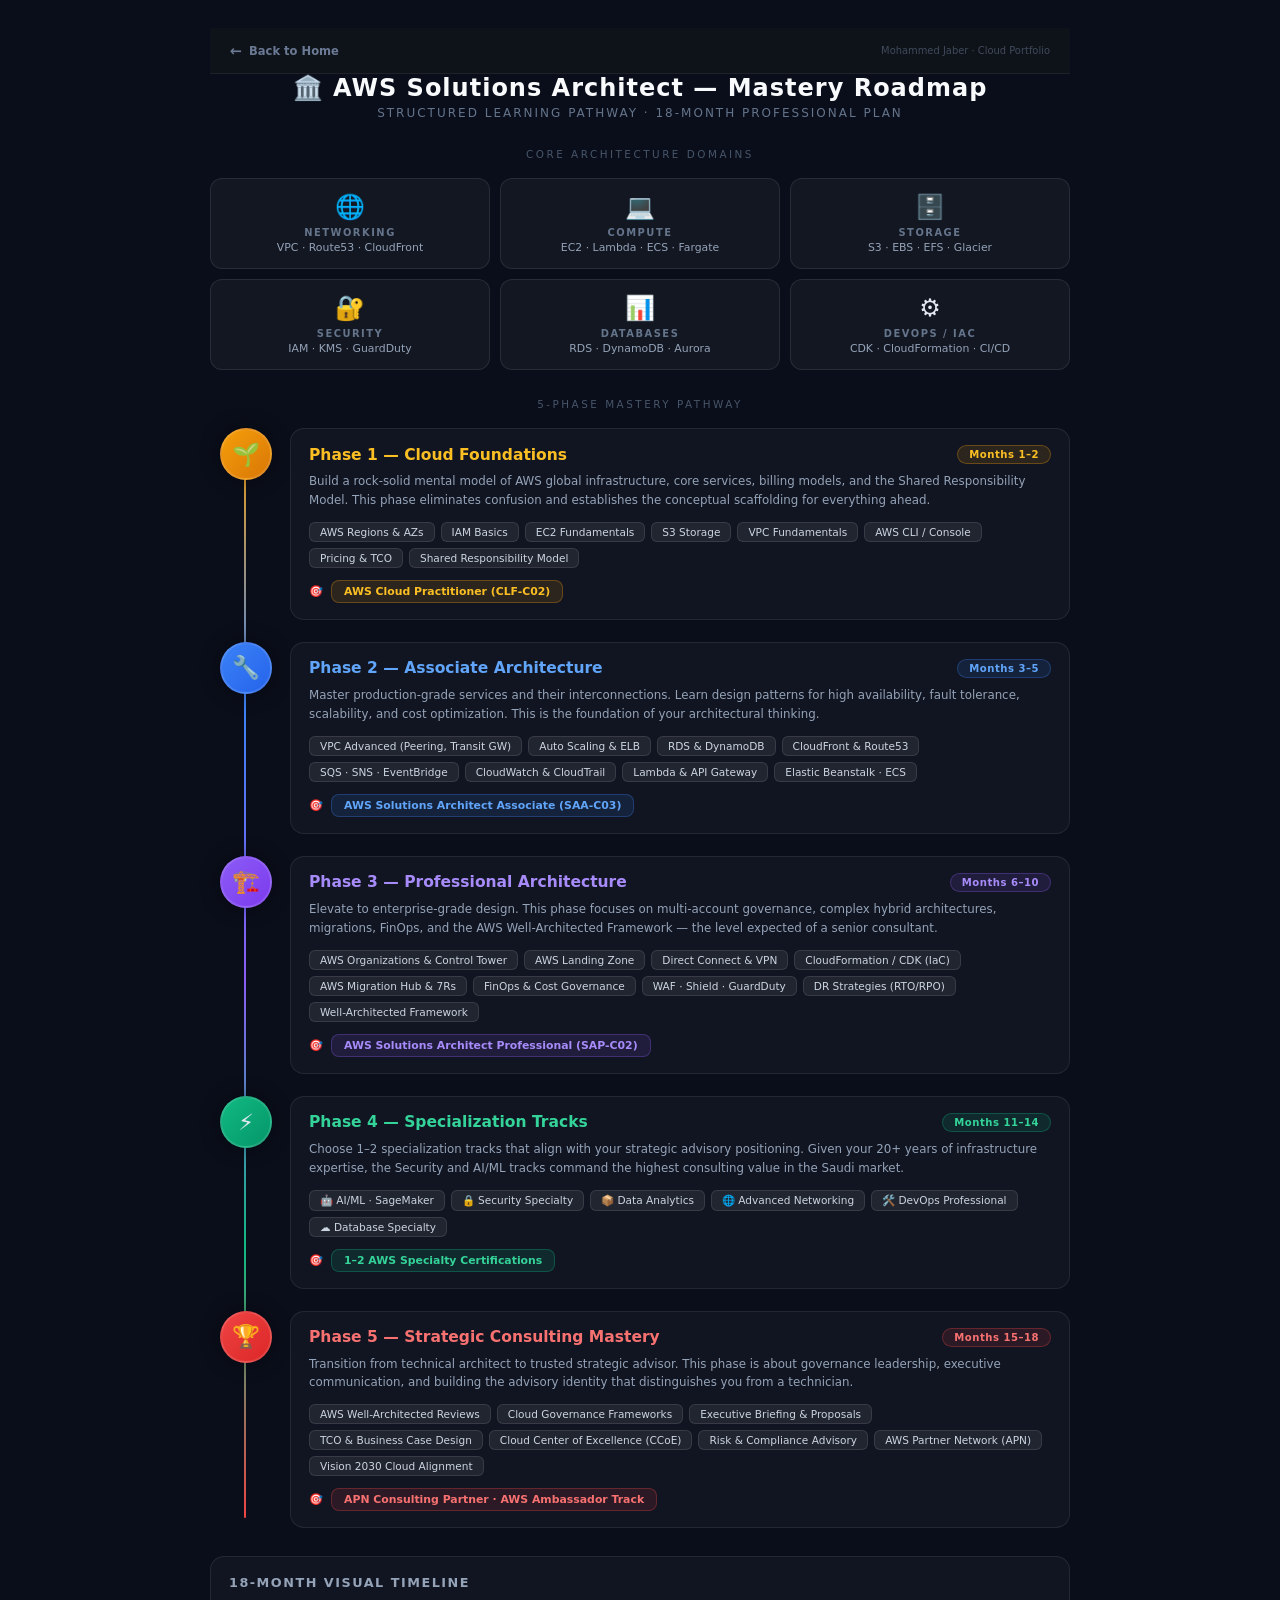
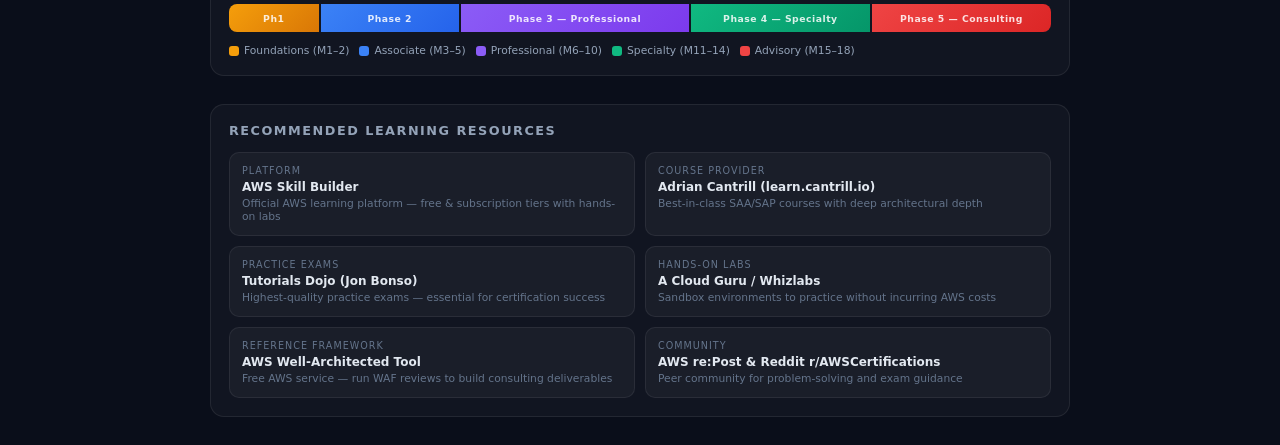
<file: aws-roadmap.html>
<!DOCTYPE html>
<html lang="en">
<head>
<meta charset="UTF-8">
<meta name="viewport" content="width=device-width, initial-scale=1.0">
<title>AWS Solutions Architect — Mastery Roadmap</title>
<style>
  * { box-sizing: border-box; margin: 0; padding: 0; font-family: 'Segoe UI', system-ui, sans-serif; }
  body { background: #0a0e1a; color: #e2e8f0; padding: 28px 20px; max-width: 900px; margin: auto; }

  h1 { text-align: center; font-size: 1.5rem; color: #f8fafc; margin-bottom: 4px; letter-spacing: 1px; }
  .subtitle { text-align: center; font-size: 0.75rem; color: #64748b; margin-bottom: 28px; letter-spacing: 2px; text-transform: uppercase; }

  .domains { display: grid; grid-template-columns: repeat(3, 1fr); gap: 10px; margin: 0 0 28px; }
  .domain { background: rgba(255,255,255,0.04); border: 1px solid rgba(255,255,255,0.09); border-radius: 12px; padding: 14px 10px; text-align: center; }
  .domain-icon { font-size: 1.5rem; margin-bottom: 6px; }
  .domain-name { font-size: 0.62rem; color: #64748b; font-weight: 700; letter-spacing: 1.5px; text-transform: uppercase; }
  .domain-subs { font-size: 0.68rem; color: #94a3b8; margin-top: 3px; }

  .section-label { font-size: 0.65rem; color: #475569; text-transform: uppercase; letter-spacing: 2.5px; margin: 0 0 18px; text-align: center; }

  .timeline { position: relative; padding-left: 10px; }
  .timeline::before { content: ''; position: absolute; left: 34px; top: 10px; bottom: 10px; width: 2px;
    background: linear-gradient(to bottom, #f59e0b, #3b82f6, #8b5cf6, #10b981, #ef4444); border-radius: 2px; }

  .phase { display: flex; align-items: flex-start; margin-bottom: 22px; }
  .phase-icon { width: 52px; height: 52px; border-radius: 50%; display: flex; align-items: center; justify-content: center;
    font-size: 1.4rem; flex-shrink: 0; z-index: 1; border: 2px solid rgba(255,255,255,0.12); box-shadow: 0 0 20px rgba(0,0,0,0.4); }
  .phase-content { margin-left: 18px; flex: 1; background: rgba(255,255,255,0.03); border: 1px solid rgba(255,255,255,0.08);
    border-radius: 14px; padding: 16px 18px; }
  .phase-header { display: flex; justify-content: space-between; align-items: center; margin-bottom: 8px; flex-wrap: wrap; gap: 8px; }
  .phase-title { font-size: 0.97rem; font-weight: 700; }
  .phase-badge { font-size: 0.63rem; padding: 3px 11px; border-radius: 20px; font-weight: 700; letter-spacing: 0.5px; }
  .phase-desc { font-size: 0.74rem; color: #94a3b8; margin-bottom: 12px; line-height: 1.6; }
  .skills { display: flex; flex-wrap: wrap; gap: 6px; margin-bottom: 12px; }
  .skill { font-size: 0.66rem; padding: 3px 10px; border-radius: 6px; background: rgba(255,255,255,0.07);
    color: #cbd5e1; border: 1px solid rgba(255,255,255,0.1); }
  .cert-row { display: flex; align-items: center; gap: 8px; font-size: 0.7rem; }
  .cert-badge { padding: 4px 12px; border-radius: 8px; font-weight: 700; font-size: 0.68rem; }

  /* Phase color themes */
  .p1 .phase-icon { background: linear-gradient(135deg,#f59e0b,#d97706); }
  .p1 .phase-title { color: #fbbf24; }
  .p1 .phase-badge { background: rgba(245,158,11,0.12); color: #fbbf24; border: 1px solid rgba(245,158,11,0.3); }
  .p1 .cert-badge { background: rgba(245,158,11,0.12); color: #fbbf24; border: 1px solid rgba(245,158,11,0.3); }

  .p2 .phase-icon { background: linear-gradient(135deg,#3b82f6,#2563eb); }
  .p2 .phase-title { color: #60a5fa; }
  .p2 .phase-badge { background: rgba(59,130,246,0.12); color: #60a5fa; border: 1px solid rgba(59,130,246,0.3); }
  .p2 .cert-badge { background: rgba(59,130,246,0.12); color: #60a5fa; border: 1px solid rgba(59,130,246,0.3); }

  .p3 .phase-icon { background: linear-gradient(135deg,#8b5cf6,#7c3aed); }
  .p3 .phase-title { color: #a78bfa; }
  .p3 .phase-badge { background: rgba(139,92,246,0.12); color: #a78bfa; border: 1px solid rgba(139,92,246,0.3); }
  .p3 .cert-badge { background: rgba(139,92,246,0.12); color: #a78bfa; border: 1px solid rgba(139,92,246,0.3); }

  .p4 .phase-icon { background: linear-gradient(135deg,#10b981,#059669); }
  .p4 .phase-title { color: #34d399; }
  .p4 .phase-badge { background: rgba(16,185,129,0.12); color: #34d399; border: 1px solid rgba(16,185,129,0.3); }
  .p4 .cert-badge { background: rgba(16,185,129,0.12); color: #34d399; border: 1px solid rgba(16,185,129,0.3); }

  .p5 .phase-icon { background: linear-gradient(135deg,#ef4444,#dc2626); }
  .p5 .phase-title { color: #f87171; }
  .p5 .phase-badge { background: rgba(239,68,68,0.12); color: #f87171; border: 1px solid rgba(239,68,68,0.3); }
  .p5 .cert-badge { background: rgba(239,68,68,0.12); color: #f87171; border: 1px solid rgba(239,68,68,0.3); }

  .resources { background: rgba(255,255,255,0.03); border: 1px solid rgba(255,255,255,0.08); border-radius: 14px; padding: 18px; margin-top: 28px; }
  .resources h3 { font-size: 0.8rem; color: #94a3b8; text-transform: uppercase; letter-spacing: 1.5px; margin-bottom: 14px; }
  .res-grid { display: grid; grid-template-columns: repeat(2, 1fr); gap: 10px; }
  .res-item { background: rgba(255,255,255,0.04); border-radius: 10px; padding: 12px; border: 1px solid rgba(255,255,255,0.07); }
  .res-type { font-size: 0.6rem; color: #64748b; text-transform: uppercase; letter-spacing: 1px; margin-bottom: 4px; }
  .res-name { font-size: 0.75rem; color: #e2e8f0; font-weight: 600; }
  .res-desc { font-size: 0.67rem; color: #64748b; margin-top: 3px; }

  .timeline-bar { background: rgba(255,255,255,0.03); border: 1px solid rgba(255,255,255,0.08); border-radius: 14px; padding: 18px; margin-top: 28px; }
  .timeline-bar h3 { font-size: 0.8rem; color: #94a3b8; text-transform: uppercase; letter-spacing: 1.5px; margin-bottom: 14px; }
  .bar-track { display: flex; gap: 2px; height: 28px; border-radius: 8px; overflow: hidden; }
  .bar-seg { display: flex; align-items: center; justify-content: center; font-size: 0.58rem; font-weight: 700; color: rgba(255,255,255,0.85); letter-spacing: 0.5px; }
  .bar-labels { display: flex; gap: 10px; margin-top: 12px; flex-wrap: wrap; }
  .bar-label { display: flex; align-items: center; gap: 5px; font-size: 0.67rem; color: #94a3b8; }
  .bar-dot { width: 10px; height: 10px; border-radius: 3px; }
</style>
</head>
<body>
<style>
.md-backbar{background:#0e1219;border-bottom:1px solid rgba(255,255,255,0.07);padding:0 20px;position:sticky;top:0;z-index:999;display:flex;align-items:center;height:46px;font-family:'Segoe UI',system-ui,sans-serif;}
.md-backbar a{display:flex;align-items:center;gap:7px;font-size:0.72rem;font-weight:600;color:#6b7a94;text-decoration:none;transition:color 0.2s;}
.md-backbar a:hover{color:#c084fc;}
.md-backbar a:hover .md-arrow{transform:translateX(-3px);}
.md-arrow{font-size:0.9rem;display:inline-block;transition:transform 0.2s;}
.md-backbar .md-sitename{margin-left:auto;font-size:0.62rem;color:#6b7a94;opacity:0.55;}
</style>
<div class="md-backbar">
  <a href="index.html"><span class="md-arrow">←</span> Back to Home</a>
  <span class="md-sitename">Mohammed Jaber · Cloud Portfolio</span>
</div>

<h1>🏛️ AWS Solutions Architect — Mastery Roadmap</h1>
<div class="subtitle">Structured Learning Pathway · 18-Month Professional Plan</div>

<!-- Domain Grid -->
<div class="section-label">Core Architecture Domains</div>
<div class="domains">
  <div class="domain"><div class="domain-icon">🌐</div><div class="domain-name">Networking</div><div class="domain-subs">VPC · Route53 · CloudFront</div></div>
  <div class="domain"><div class="domain-icon">💻</div><div class="domain-name">Compute</div><div class="domain-subs">EC2 · Lambda · ECS · Fargate</div></div>
  <div class="domain"><div class="domain-icon">🗄️</div><div class="domain-name">Storage</div><div class="domain-subs">S3 · EBS · EFS · Glacier</div></div>
  <div class="domain"><div class="domain-icon">🔐</div><div class="domain-name">Security</div><div class="domain-subs">IAM · KMS · GuardDuty</div></div>
  <div class="domain"><div class="domain-icon">📊</div><div class="domain-name">Databases</div><div class="domain-subs">RDS · DynamoDB · Aurora</div></div>
  <div class="domain"><div class="domain-icon">⚙️</div><div class="domain-name">DevOps / IaC</div><div class="domain-subs">CDK · CloudFormation · CI/CD</div></div>
</div>

<!-- Timeline -->
<div class="section-label">5-Phase Mastery Pathway</div>
<div class="timeline">

  <div class="phase p1">
    <div class="phase-icon">🌱</div>
    <div class="phase-content">
      <div class="phase-header">
        <div class="phase-title">Phase 1 — Cloud Foundations</div>
        <div class="phase-badge">Months 1–2</div>
      </div>
      <div class="phase-desc">Build a rock-solid mental model of AWS global infrastructure, core services, billing models, and the Shared Responsibility Model. This phase eliminates confusion and establishes the conceptual scaffolding for everything ahead.</div>
      <div class="skills">
        <span class="skill">AWS Regions & AZs</span><span class="skill">IAM Basics</span>
        <span class="skill">EC2 Fundamentals</span><span class="skill">S3 Storage</span>
        <span class="skill">VPC Fundamentals</span><span class="skill">AWS CLI / Console</span>
        <span class="skill">Pricing & TCO</span><span class="skill">Shared Responsibility Model</span>
      </div>
      <div class="cert-row">🎯 <span class="cert-badge">AWS Cloud Practitioner (CLF-C02)</span></div>
    </div>
  </div>

  <div class="phase p2">
    <div class="phase-icon">🔧</div>
    <div class="phase-content">
      <div class="phase-header">
        <div class="phase-title">Phase 2 — Associate Architecture</div>
        <div class="phase-badge">Months 3–5</div>
      </div>
      <div class="phase-desc">Master production-grade services and their interconnections. Learn design patterns for high availability, fault tolerance, scalability, and cost optimization. This is the foundation of your architectural thinking.</div>
      <div class="skills">
        <span class="skill">VPC Advanced (Peering, Transit GW)</span>
        <span class="skill">Auto Scaling & ELB</span><span class="skill">RDS & DynamoDB</span>
        <span class="skill">CloudFront & Route53</span><span class="skill">SQS · SNS · EventBridge</span>
        <span class="skill">CloudWatch & CloudTrail</span><span class="skill">Lambda & API Gateway</span>
        <span class="skill">Elastic Beanstalk · ECS</span>
      </div>
      <div class="cert-row">🎯 <span class="cert-badge">AWS Solutions Architect Associate (SAA-C03)</span></div>
    </div>
  </div>

  <div class="phase p3">
    <div class="phase-icon">🏗️</div>
    <div class="phase-content">
      <div class="phase-header">
        <div class="phase-title">Phase 3 — Professional Architecture</div>
        <div class="phase-badge">Months 6–10</div>
      </div>
      <div class="phase-desc">Elevate to enterprise-grade design. This phase focuses on multi-account governance, complex hybrid architectures, migrations, FinOps, and the AWS Well-Architected Framework — the level expected of a senior consultant.</div>
      <div class="skills">
        <span class="skill">AWS Organizations & Control Tower</span>
        <span class="skill">AWS Landing Zone</span><span class="skill">Direct Connect & VPN</span>
        <span class="skill">CloudFormation / CDK (IaC)</span>
        <span class="skill">AWS Migration Hub & 7Rs</span>
        <span class="skill">FinOps & Cost Governance</span>
        <span class="skill">WAF · Shield · GuardDuty</span>
        <span class="skill">DR Strategies (RTO/RPO)</span>
        <span class="skill">Well-Architected Framework</span>
      </div>
      <div class="cert-row">🎯 <span class="cert-badge">AWS Solutions Architect Professional (SAP-C02)</span></div>
    </div>
  </div>

  <div class="phase p4">
    <div class="phase-icon">⚡</div>
    <div class="phase-content">
      <div class="phase-header">
        <div class="phase-title">Phase 4 — Specialization Tracks</div>
        <div class="phase-badge">Months 11–14</div>
      </div>
      <div class="phase-desc">Choose 1–2 specialization tracks that align with your strategic advisory positioning. Given your 20+ years of infrastructure expertise, the Security and AI/ML tracks command the highest consulting value in the Saudi market.</div>
      <div class="skills">
        <span class="skill">🤖 AI/ML · SageMaker</span>
        <span class="skill">🔒 Security Specialty</span>
        <span class="skill">📦 Data Analytics</span>
        <span class="skill">🌐 Advanced Networking</span>
        <span class="skill">🛠️ DevOps Professional</span>
        <span class="skill">☁️ Database Specialty</span>
      </div>
      <div class="cert-row">🎯 <span class="cert-badge">1–2 AWS Specialty Certifications</span></div>
    </div>
  </div>

  <div class="phase p5">
    <div class="phase-icon">🏆</div>
    <div class="phase-content">
      <div class="phase-header">
        <div class="phase-title">Phase 5 — Strategic Consulting Mastery</div>
        <div class="phase-badge">Months 15–18</div>
      </div>
      <div class="phase-desc">Transition from technical architect to trusted strategic advisor. This phase is about governance leadership, executive communication, and building the advisory identity that distinguishes you from a technician.</div>
      <div class="skills">
        <span class="skill">AWS Well-Architected Reviews</span>
        <span class="skill">Cloud Governance Frameworks</span>
        <span class="skill">Executive Briefing & Proposals</span>
        <span class="skill">TCO & Business Case Design</span>
        <span class="skill">Cloud Center of Excellence (CCoE)</span>
        <span class="skill">Risk & Compliance Advisory</span>
        <span class="skill">AWS Partner Network (APN)</span>
        <span class="skill">Vision 2030 Cloud Alignment</span>
      </div>
      <div class="cert-row">🎯 <span class="cert-badge">APN Consulting Partner · AWS Ambassador Track</span></div>
    </div>
  </div>

</div>

<!-- Timeline Bar -->
<div class="timeline-bar">
  <h3>18-Month Visual Timeline</h3>
  <div class="bar-track">
    <div class="bar-seg" style="width:11%; background: linear-gradient(135deg,#f59e0b,#d97706);">Ph1</div>
    <div class="bar-seg" style="width:17%; background: linear-gradient(135deg,#3b82f6,#2563eb);">Phase 2</div>
    <div class="bar-seg" style="width:28%; background: linear-gradient(135deg,#8b5cf6,#7c3aed);">Phase 3 — Professional</div>
    <div class="bar-seg" style="width:22%; background: linear-gradient(135deg,#10b981,#059669);">Phase 4 — Specialty</div>
    <div class="bar-seg" style="width:22%; background: linear-gradient(135deg,#ef4444,#dc2626);">Phase 5 — Consulting</div>
  </div>
  <div class="bar-labels">
    <div class="bar-label"><div class="bar-dot" style="background:#f59e0b;"></div>Foundations (M1–2)</div>
    <div class="bar-label"><div class="bar-dot" style="background:#3b82f6;"></div>Associate (M3–5)</div>
    <div class="bar-label"><div class="bar-dot" style="background:#8b5cf6;"></div>Professional (M6–10)</div>
    <div class="bar-label"><div class="bar-dot" style="background:#10b981;"></div>Specialty (M11–14)</div>
    <div class="bar-label"><div class="bar-dot" style="background:#ef4444;"></div>Advisory (M15–18)</div>
  </div>
</div>

<!-- Resources -->
<div class="resources">
  <h3>Recommended Learning Resources</h3>
  <div class="res-grid">
    <div class="res-item">
      <div class="res-type">Platform</div>
      <div class="res-name">AWS Skill Builder</div>
      <div class="res-desc">Official AWS learning platform — free & subscription tiers with hands-on labs</div>
    </div>
    <div class="res-item">
      <div class="res-type">Course Provider</div>
      <div class="res-name">Adrian Cantrill (learn.cantrill.io)</div>
      <div class="res-desc">Best-in-class SAA/SAP courses with deep architectural depth</div>
    </div>
    <div class="res-item">
      <div class="res-type">Practice Exams</div>
      <div class="res-name">Tutorials Dojo (Jon Bonso)</div>
      <div class="res-desc">Highest-quality practice exams — essential for certification success</div>
    </div>
    <div class="res-item">
      <div class="res-type">Hands-on Labs</div>
      <div class="res-name">A Cloud Guru / Whizlabs</div>
      <div class="res-desc">Sandbox environments to practice without incurring AWS costs</div>
    </div>
    <div class="res-item">
      <div class="res-type">Reference Framework</div>
      <div class="res-name">AWS Well-Architected Tool</div>
      <div class="res-desc">Free AWS service — run WAF reviews to build consulting deliverables</div>
    </div>
    <div class="res-item">
      <div class="res-type">Community</div>
      <div class="res-name">AWS re:Post & Reddit r/AWSCertifications</div>
      <div class="res-desc">Peer community for problem-solving and exam guidance</div>
    </div>
  </div>
</div>

</body>
</html>
</file>
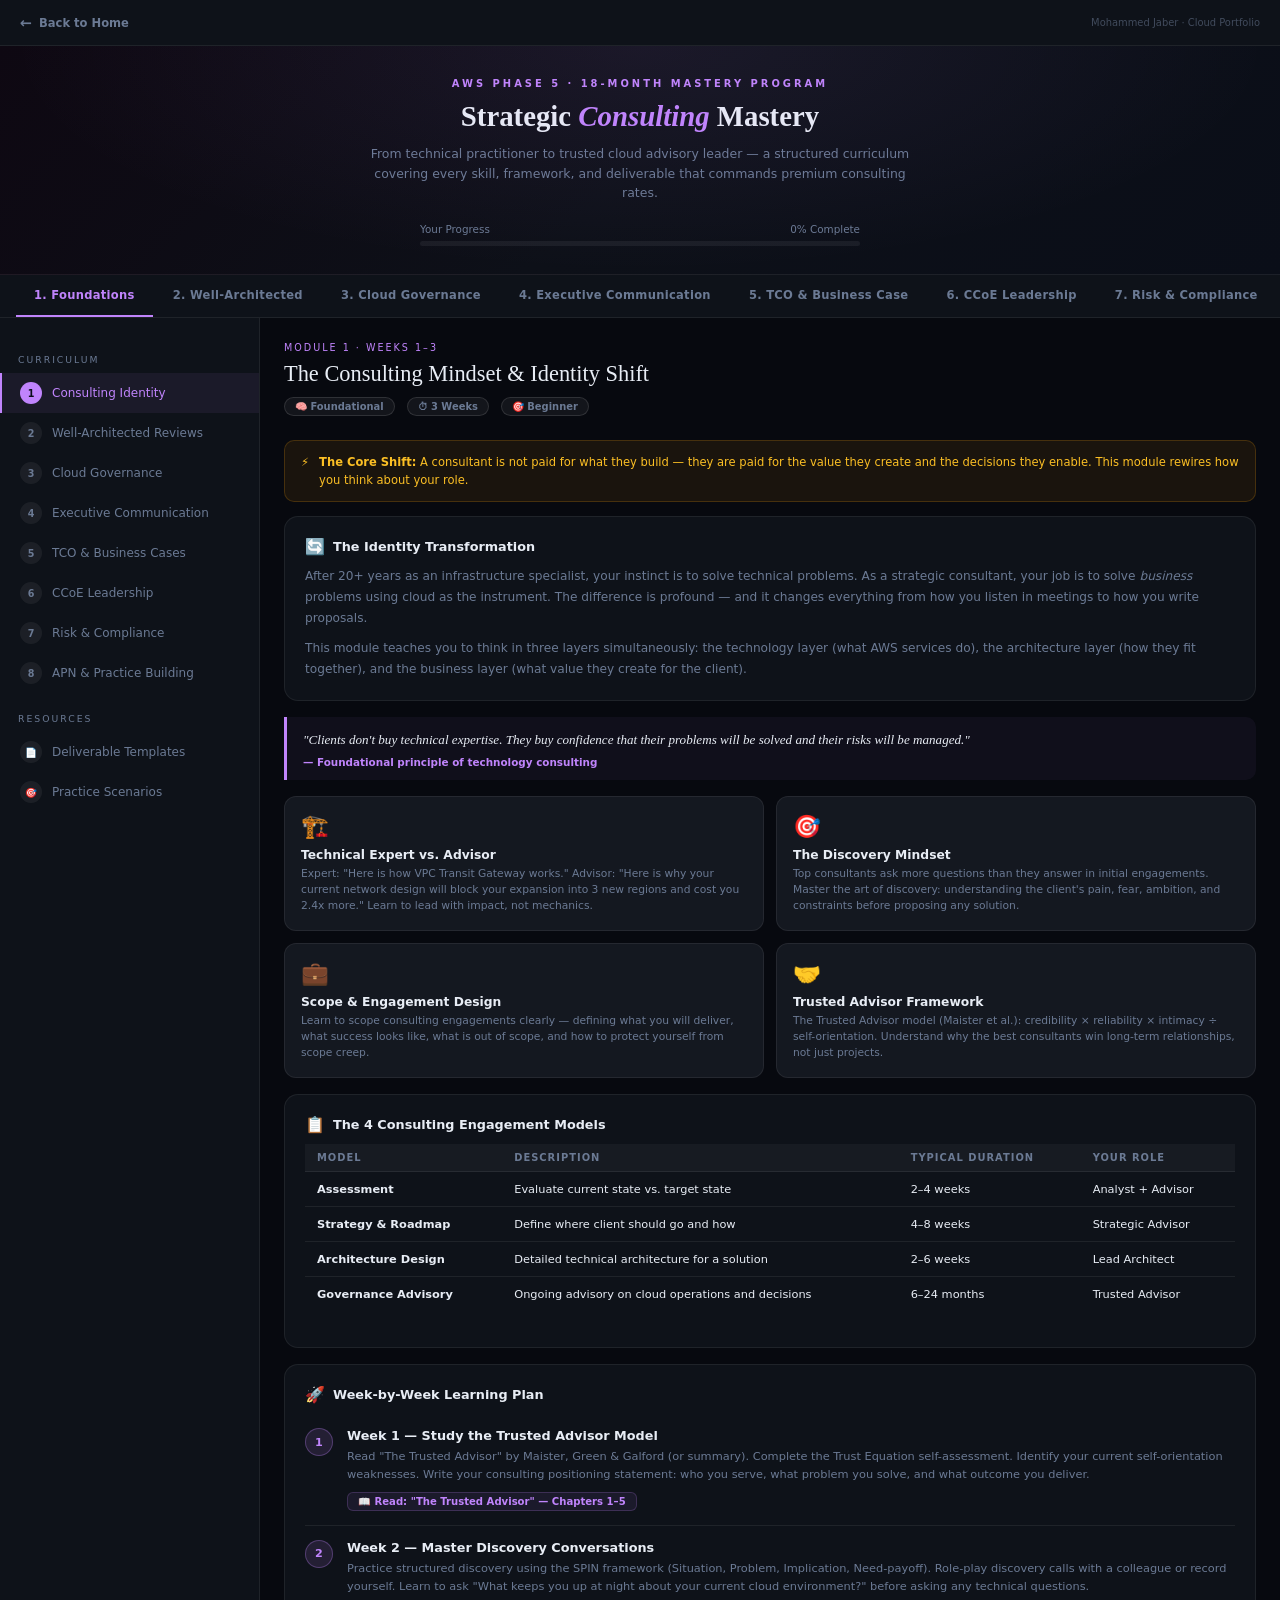
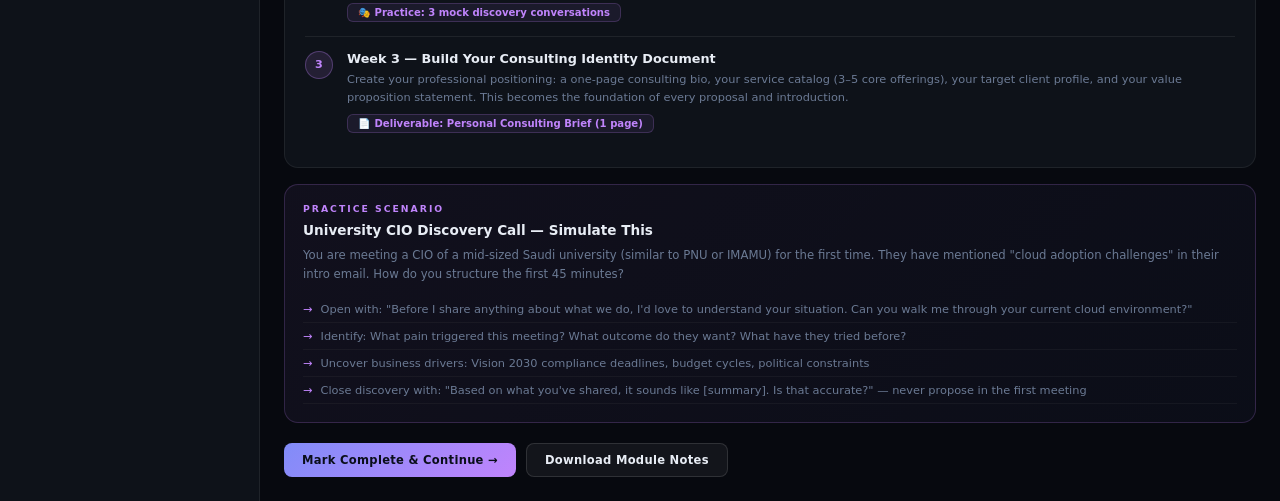
<file: cloud-advisory.html>
<!DOCTYPE html>
<html lang="en">
<head>
<meta charset="UTF-8">
<meta name="viewport" content="width=device-width, initial-scale=1.0">
<title>AWS Phase 5 — Strategic Consulting Mastery</title>
<style>
  :root {
    --bg: #07090f;
    --surface: #0e1219;
    --surface2: #141820;
    --border: rgba(255,255,255,0.07);
    --border2: rgba(255,255,255,0.12);
    --text: #e8edf5;
    --muted: #6b7a94;
    --accent: #c084fc;
    --accent2: #818cf8;
    --gold: #f59e0b;
    --green: #34d399;
    --red: #f87171;
    --blue: #60a5fa;
    --font-display: 'Georgia', 'Times New Roman', serif;
    --font-body: 'Segoe UI', system-ui, -apple-system, sans-serif;
  }

  * { box-sizing: border-box; margin: 0; padding: 0; }
  body { background: var(--bg); color: var(--text); font-family: var(--font-body); min-height: 100vh; }

  /* ── Header ── */
  .header {
    background: linear-gradient(135deg, #0e0812 0%, #0d1018 50%, #0a0e18 100%);
    border-bottom: 1px solid var(--border);
    padding: 32px 24px 28px;
    text-align: center;
    position: relative;
    overflow: hidden;
  }
  .header::before {
    content: '';
    position: absolute; inset: 0;
    background: radial-gradient(ellipse at 50% 0%, rgba(192,132,252,0.08) 0%, transparent 70%);
  }
  .header-eyebrow {
    font-size: 0.62rem; letter-spacing: 3px; text-transform: uppercase;
    color: var(--accent); font-weight: 700; margin-bottom: 10px;
  }
  .header h1 {
    font-family: var(--font-display);
    font-size: 1.8rem; font-weight: 700;
    color: var(--text); line-height: 1.2; margin-bottom: 10px;
  }
  .header h1 span { color: var(--accent); font-style: italic; }
  .header-sub {
    font-size: 0.78rem; color: var(--muted); max-width: 540px; margin: 0 auto 20px;
    line-height: 1.6;
  }
  .progress-bar-wrap { max-width: 440px; margin: 0 auto; }
  .progress-label { display: flex; justify-content: space-between; font-size: 0.65rem; color: var(--muted); margin-bottom: 6px; }
  .progress-track { height: 5px; background: rgba(255,255,255,0.06); border-radius: 10px; overflow: hidden; }
  .progress-fill { height: 100%; background: linear-gradient(90deg, var(--accent2), var(--accent)); border-radius: 10px; transition: width 0.5s ease; }

  /* ── Nav Tabs ── */
  .nav { display: flex; overflow-x: auto; gap: 2px; padding: 0 16px; background: var(--surface); border-bottom: 1px solid var(--border); scrollbar-width: none; }
  .nav::-webkit-scrollbar { display: none; }
  .nav-tab {
    padding: 13px 18px; font-size: 0.72rem; font-weight: 600; color: var(--muted);
    cursor: pointer; border-bottom: 2px solid transparent; white-space: nowrap;
    transition: all 0.2s; letter-spacing: 0.3px;
  }
  .nav-tab:hover { color: var(--text); }
  .nav-tab.active { color: var(--accent); border-bottom-color: var(--accent); }

  /* ── Layout ── */
  .main { display: grid; grid-template-columns: 260px 1fr; min-height: calc(100vh - 220px); }
  .sidebar { background: var(--surface); border-right: 1px solid var(--border); padding: 20px 0; }
  .content { padding: 24px; overflow-y: auto; }

  /* ── Sidebar ── */
  .sidebar-section-label {
    font-size: 0.58rem; color: var(--muted); text-transform: uppercase; letter-spacing: 2px;
    padding: 0 18px; margin: 16px 0 8px;
  }
  .sidebar-item {
    display: flex; align-items: center; gap: 10px; padding: 9px 18px;
    cursor: pointer; transition: all 0.15s; border-left: 2px solid transparent;
    font-size: 0.75rem; color: var(--muted);
  }
  .sidebar-item:hover { background: rgba(255,255,255,0.03); color: var(--text); }
  .sidebar-item.active { background: rgba(192,132,252,0.07); color: var(--accent); border-left-color: var(--accent); }
  .sidebar-item.done { color: var(--green); }
  .sidebar-item.done .si-num { background: var(--green); color: #0a0e1a; }
  .si-num {
    width: 22px; height: 22px; border-radius: 50%; background: rgba(255,255,255,0.06);
    display: flex; align-items: center; justify-content: center; font-size: 0.6rem;
    font-weight: 700; flex-shrink: 0;
  }
  .si-num.active-num { background: var(--accent); color: #0a0e1a; }

  /* ── Content Panels ── */
  .panel { display: none; }
  .panel.active { display: block; animation: fadeIn 0.25s ease; }
  @keyframes fadeIn { from { opacity: 0; transform: translateY(6px); } to { opacity: 1; transform: translateY(0); } }

  /* ── Module Header ── */
  .module-header { margin-bottom: 24px; }
  .module-eyebrow { font-size: 0.6rem; letter-spacing: 2px; text-transform: uppercase; color: var(--accent); margin-bottom: 6px; }
  .module-title { font-family: var(--font-display); font-size: 1.4rem; color: var(--text); margin-bottom: 8px; line-height: 1.3; }
  .module-meta { display: flex; gap: 12px; flex-wrap: wrap; }
  .meta-chip {
    font-size: 0.62rem; padding: 3px 10px; border-radius: 20px; font-weight: 600;
    background: rgba(255,255,255,0.05); border: 1px solid var(--border2); color: var(--muted);
  }

  /* ── Cards ── */
  .card {
    background: var(--surface); border: 1px solid var(--border); border-radius: 14px;
    padding: 20px; margin-bottom: 16px;
  }
  .card-title { font-size: 0.8rem; font-weight: 700; color: var(--text); margin-bottom: 10px; display: flex; align-items: center; gap: 8px; }
  .card-title .icon { font-size: 1rem; }
  .card p { font-size: 0.76rem; color: var(--muted); line-height: 1.7; margin-bottom: 10px; }
  .card p:last-child { margin-bottom: 0; }

  /* ── Concept Grid ── */
  .concept-grid { display: grid; grid-template-columns: repeat(2, 1fr); gap: 12px; margin-bottom: 16px; }
  .concept-card {
    background: var(--surface2); border: 1px solid var(--border); border-radius: 12px;
    padding: 16px; cursor: pointer; transition: all 0.2s;
  }
  .concept-card:hover { border-color: var(--accent); transform: translateY(-2px); }
  .concept-card .cc-icon { font-size: 1.4rem; margin-bottom: 8px; }
  .concept-card .cc-title { font-size: 0.77rem; font-weight: 700; color: var(--text); margin-bottom: 4px; }
  .concept-card .cc-desc { font-size: 0.67rem; color: var(--muted); line-height: 1.5; }

  /* ── Pillars ── */
  .pillar {
    display: flex; gap: 14px; align-items: flex-start;
    background: var(--surface2); border: 1px solid var(--border); border-radius: 12px;
    padding: 16px; margin-bottom: 10px;
  }
  .pillar-num {
    width: 32px; height: 32px; border-radius: 8px; display: flex; align-items: center; justify-content: center;
    font-size: 0.75rem; font-weight: 800; flex-shrink: 0; font-family: var(--font-display);
  }
  .pillar-content {}
  .pillar-title { font-size: 0.8rem; font-weight: 700; color: var(--text); margin-bottom: 4px; }
  .pillar-desc { font-size: 0.7rem; color: var(--muted); line-height: 1.6; }
  .pillar-tags { display: flex; flex-wrap: wrap; gap: 5px; margin-top: 8px; }
  .pillar-tag { font-size: 0.6rem; padding: 2px 8px; border-radius: 5px; background: rgba(255,255,255,0.05); color: var(--muted); }

  /* ── Steps ── */
  .step-list { counter-reset: steps; }
  .step {
    display: flex; gap: 14px; align-items: flex-start;
    padding: 14px 0; border-bottom: 1px solid var(--border); position: relative;
  }
  .step:last-child { border-bottom: none; }
  .step-num {
    width: 28px; height: 28px; border-radius: 50%; background: rgba(192,132,252,0.12);
    border: 1px solid rgba(192,132,252,0.3); color: var(--accent);
    display: flex; align-items: center; justify-content: center;
    font-size: 0.7rem; font-weight: 800; flex-shrink: 0;
  }
  .step-body {}
  .step-title { font-size: 0.8rem; font-weight: 700; color: var(--text); margin-bottom: 4px; }
  .step-desc { font-size: 0.71rem; color: var(--muted); line-height: 1.6; }
  .step-action {
    display: inline-block; margin-top: 8px; font-size: 0.63rem; color: var(--accent);
    background: rgba(192,132,252,0.08); border: 1px solid rgba(192,132,252,0.2);
    padding: 3px 10px; border-radius: 6px; font-weight: 600;
  }

  /* ── Framework Diagram ── */
  .framework {
    background: var(--surface2); border: 1px solid var(--border); border-radius: 14px; padding: 20px; margin-bottom: 16px;
  }
  .framework-title { font-size: 0.7rem; font-weight: 700; color: var(--muted); text-transform: uppercase; letter-spacing: 1px; margin-bottom: 16px; text-align: center; }
  .fw-row { display: flex; gap: 8px; margin-bottom: 8px; }
  .fw-box {
    flex: 1; border-radius: 8px; padding: 10px 8px; text-align: center;
    font-size: 0.65rem; font-weight: 700; line-height: 1.4;
  }
  .fw-center {
    background: linear-gradient(135deg, rgba(192,132,252,0.2), rgba(129,140,248,0.2));
    border: 1px solid rgba(192,132,252,0.3); color: var(--accent);
  }
  .fw-green { background: rgba(52,211,153,0.08); border: 1px solid rgba(52,211,153,0.2); color: var(--green); }
  .fw-blue { background: rgba(96,165,250,0.08); border: 1px solid rgba(96,165,250,0.2); color: var(--blue); }
  .fw-gold { background: rgba(245,158,11,0.08); border: 1px solid rgba(245,158,11,0.2); color: var(--gold); }
  .fw-red { background: rgba(248,113,113,0.08); border: 1px solid rgba(248,113,113,0.2); color: var(--red); }

  /* ── WAF Pillars Visual ── */
  .waf-grid { display: grid; grid-template-columns: repeat(3, 1fr); gap: 8px; margin-bottom: 16px; }
  .waf-card {
    border-radius: 10px; padding: 12px 10px; text-align: center;
    border: 1px solid; transition: all 0.2s; cursor: pointer;
  }
  .waf-card:hover { transform: translateY(-3px); }
  .waf-icon { font-size: 1.3rem; margin-bottom: 6px; }
  .waf-name { font-size: 0.67rem; font-weight: 700; margin-bottom: 3px; }
  .waf-q { font-size: 0.6rem; line-height: 1.4; }

  /* ── Table ── */
  .data-table { width: 100%; border-collapse: collapse; font-size: 0.71rem; margin-bottom: 16px; }
  .data-table th { background: rgba(255,255,255,0.04); color: var(--muted); font-size: 0.62rem; text-transform: uppercase; letter-spacing: 1px; padding: 8px 12px; text-align: left; border-bottom: 1px solid var(--border); }
  .data-table td { padding: 10px 12px; border-bottom: 1px solid var(--border); color: var(--text); vertical-align: top; }
  .data-table tr:last-child td { border-bottom: none; }
  .data-table tr:hover td { background: rgba(255,255,255,0.02); }
  .badge { display: inline-block; padding: 2px 8px; border-radius: 5px; font-size: 0.6rem; font-weight: 700; }
  .badge-green { background: rgba(52,211,153,0.12); color: var(--green); }
  .badge-gold { background: rgba(245,158,11,0.12); color: var(--gold); }
  .badge-blue { background: rgba(96,165,250,0.12); color: var(--blue); }
  .badge-red { background: rgba(248,113,113,0.12); color: var(--red); }

  /* ── Quote Block ── */
  .quote {
    border-left: 3px solid var(--accent); padding: 12px 16px; margin: 16px 0;
    background: rgba(192,132,252,0.05); border-radius: 0 10px 10px 0;
  }
  .quote p { font-family: var(--font-display); font-style: italic; font-size: 0.82rem; color: var(--text); line-height: 1.6; }
  .quote-attr { font-size: 0.65rem; color: var(--accent); margin-top: 6px; font-weight: 600; }

  /* ── Practice Scenario ── */
  .scenario {
    background: linear-gradient(135deg, rgba(192,132,252,0.06), rgba(129,140,248,0.04));
    border: 1px solid rgba(192,132,252,0.2); border-radius: 14px; padding: 18px; margin-bottom: 16px;
  }
  .scenario-label { font-size: 0.58rem; color: var(--accent); text-transform: uppercase; letter-spacing: 2px; margin-bottom: 8px; font-weight: 700; }
  .scenario-title { font-size: 0.85rem; font-weight: 700; color: var(--text); margin-bottom: 8px; }
  .scenario-desc { font-size: 0.73rem; color: var(--muted); line-height: 1.6; margin-bottom: 12px; }
  .scenario-tasks { list-style: none; }
  .scenario-tasks li {
    font-size: 0.71rem; color: var(--muted); padding: 6px 0; border-bottom: 1px solid rgba(255,255,255,0.04);
    display: flex; gap: 8px; align-items: flex-start;
  }
  .scenario-tasks li::before { content: '→'; color: var(--accent); flex-shrink: 0; }

  /* ── Deliverable Template ── */
  .deliverable {
    background: var(--surface2); border: 1px solid var(--border2); border-radius: 12px; padding: 18px; margin-bottom: 12px;
  }
  .del-header { display: flex; justify-content: space-between; align-items: center; margin-bottom: 12px; }
  .del-title { font-size: 0.8rem; font-weight: 700; color: var(--text); }
  .del-type { font-size: 0.6rem; color: var(--muted); background: rgba(255,255,255,0.05); padding: 3px 8px; border-radius: 5px; }
  .del-structure { font-size: 0.7rem; color: var(--muted); line-height: 1.7; }
  .del-structure strong { color: var(--text); }

  /* ── Tooltip ── */
  .tooltip-trigger { border-bottom: 1px dashed var(--accent); cursor: help; color: var(--accent); }

  /* ── CTA Button ── */
  .cta-row { display: flex; gap: 10px; flex-wrap: wrap; margin-top: 20px; }
  .btn {
    padding: 9px 18px; border-radius: 8px; font-size: 0.72rem; font-weight: 700; cursor: pointer;
    border: none; transition: all 0.2s; font-family: var(--font-body); letter-spacing: 0.3px;
  }
  .btn-primary { background: linear-gradient(135deg, var(--accent2), var(--accent)); color: #0a0e1a; }
  .btn-primary:hover { opacity: 0.9; transform: translateY(-1px); }
  .btn-ghost { background: rgba(255,255,255,0.05); border: 1px solid var(--border2); color: var(--text); }
  .btn-ghost:hover { background: rgba(255,255,255,0.09); }

  /* ── Checklist ── */
  .checklist { list-style: none; }
  .checklist li {
    display: flex; gap: 10px; align-items: flex-start; padding: 8px 0;
    border-bottom: 1px solid var(--border); font-size: 0.73rem; color: var(--muted);
    cursor: pointer; transition: color 0.2s;
  }
  .checklist li:hover { color: var(--text); }
  .checklist li:last-child { border-bottom: none; }
  .check-box {
    width: 18px; height: 18px; border-radius: 5px; border: 1px solid var(--border2);
    flex-shrink: 0; display: flex; align-items: center; justify-content: center;
    font-size: 0.65rem; transition: all 0.2s;
  }
  .checklist li.checked .check-box { background: var(--green); border-color: var(--green); color: #0a0e1a; }
  .checklist li.checked span { text-decoration: line-through; color: var(--muted); }

  /* ── Alert ── */
  .alert {
    border-radius: 10px; padding: 12px 16px; margin-bottom: 14px;
    font-size: 0.72rem; line-height: 1.6; display: flex; gap: 10px; align-items: flex-start;
  }
  .alert-gold { background: rgba(245,158,11,0.08); border: 1px solid rgba(245,158,11,0.2); color: #fbbf24; }
  .alert-green { background: rgba(52,211,153,0.08); border: 1px solid rgba(52,211,153,0.2); color: var(--green); }
  .alert-blue { background: rgba(96,165,250,0.08); border: 1px solid rgba(96,165,250,0.2); color: var(--blue); }

  .divider { border: none; border-top: 1px solid var(--border); margin: 20px 0; }

  /* ── Responsive ── */
  @media (max-width: 700px) {
    .main { grid-template-columns: 1fr; }
    .sidebar { display: none; }
    .concept-grid, .waf-grid { grid-template-columns: 1fr; }
  }
</style>
</head>
<body>
<style>
.md-backbar{background:#0e1219;border-bottom:1px solid rgba(255,255,255,0.07);padding:0 20px;position:sticky;top:0;z-index:999;display:flex;align-items:center;height:46px;font-family:'Segoe UI',system-ui,sans-serif;}
.md-backbar a{display:flex;align-items:center;gap:7px;font-size:0.72rem;font-weight:600;color:#6b7a94;text-decoration:none;transition:color 0.2s;}
.md-backbar a:hover{color:#c084fc;}
.md-backbar a:hover .md-arrow{transform:translateX(-3px);}
.md-arrow{font-size:0.9rem;display:inline-block;transition:transform 0.2s;}
.md-backbar .md-sitename{margin-left:auto;font-size:0.62rem;color:#6b7a94;opacity:0.55;}
</style>
<div class="md-backbar">
  <a href="index.html"><span class="md-arrow">←</span> Back to Home</a>
  <span class="md-sitename">Mohammed Jaber · Cloud Portfolio</span>
</div>

<!-- HEADER -->
<div class="header">
  <div class="header-eyebrow">AWS Phase 5 · 18-Month Mastery Program</div>
  <h1>Strategic <span>Consulting</span> Mastery</h1>
  <p class="header-sub">From technical practitioner to trusted cloud advisory leader — a structured curriculum covering every skill, framework, and deliverable that commands premium consulting rates.</p>
  <div class="progress-bar-wrap">
    <div class="progress-label"><span>Your Progress</span><span id="progress-pct">0% Complete</span></div>
    <div class="progress-track"><div class="progress-fill" id="progress-fill" style="width:0%"></div></div>
  </div>
</div>

<!-- NAV -->
<div class="nav">
  <div class="nav-tab active" onclick="switchModule(0)">1. Foundations</div>
  <div class="nav-tab" onclick="switchModule(1)">2. Well-Architected</div>
  <div class="nav-tab" onclick="switchModule(2)">3. Cloud Governance</div>
  <div class="nav-tab" onclick="switchModule(3)">4. Executive Communication</div>
  <div class="nav-tab" onclick="switchModule(4)">5. TCO & Business Case</div>
  <div class="nav-tab" onclick="switchModule(5)">6. CCoE Leadership</div>
  <div class="nav-tab" onclick="switchModule(6)">7. Risk & Compliance</div>
  <div class="nav-tab" onclick="switchModule(7)">8. APN & Practice</div>
</div>

<!-- LAYOUT -->
<div class="main">
  <div class="sidebar">
    <div class="sidebar-section-label">Curriculum</div>
    <div class="sidebar-item active" onclick="switchModule(0)"><div class="si-num active-num" id="sn0">1</div>Consulting Identity</div>
    <div class="sidebar-item" onclick="switchModule(1)"><div class="si-num" id="sn1">2</div>Well-Architected Reviews</div>
    <div class="sidebar-item" onclick="switchModule(2)"><div class="si-num" id="sn2">3</div>Cloud Governance</div>
    <div class="sidebar-item" onclick="switchModule(3)"><div class="si-num" id="sn3">4</div>Executive Communication</div>
    <div class="sidebar-item" onclick="switchModule(4)"><div class="si-num" id="sn4">5</div>TCO & Business Cases</div>
    <div class="sidebar-item" onclick="switchModule(5)"><div class="si-num" id="sn5">6</div>CCoE Leadership</div>
    <div class="sidebar-item" onclick="switchModule(6)"><div class="si-num" id="sn6">7</div>Risk & Compliance</div>
    <div class="sidebar-item" onclick="switchModule(7)"><div class="si-num" id="sn7">8</div>APN & Practice Building</div>
    <div class="sidebar-section-label" style="margin-top:20px;">Resources</div>
    <div class="sidebar-item"><div class="si-num">📄</div>Deliverable Templates</div>
    <div class="sidebar-item"><div class="si-num">🎯</div>Practice Scenarios</div>
  </div>

  <div class="content">

    <!-- ══════════════════════════════════════════ -->
    <!-- MODULE 0: FOUNDATIONS / CONSULTING IDENTITY -->
    <!-- ══════════════════════════════════════════ -->
    <div class="panel active" id="panel0">
      <div class="module-header">
        <div class="module-eyebrow">Module 1 · Weeks 1–3</div>
        <div class="module-title">The Consulting Mindset &amp; Identity Shift</div>
        <div class="module-meta">
          <span class="meta-chip">🧠 Foundational</span>
          <span class="meta-chip">⏱ 3 Weeks</span>
          <span class="meta-chip">🎯 Beginner</span>
        </div>
      </div>

      <div class="alert alert-gold">⚡ <span><strong>The Core Shift:</strong> A consultant is not paid for what they build — they are paid for the value they create and the decisions they enable. This module rewires how you think about your role.</span></div>

      <div class="card">
        <div class="card-title"><span class="icon">🔄</span> The Identity Transformation</div>
        <p>After 20+ years as an infrastructure specialist, your instinct is to solve technical problems. As a strategic consultant, your job is to solve <em>business</em> problems using cloud as the instrument. The difference is profound — and it changes everything from how you listen in meetings to how you write proposals.</p>
        <p>This module teaches you to think in three layers simultaneously: the technology layer (what AWS services do), the architecture layer (how they fit together), and the business layer (what value they create for the client).</p>
      </div>

      <div class="quote">
        <p>"Clients don't buy technical expertise. They buy confidence that their problems will be solved and their risks will be managed."</p>
        <div class="quote-attr">— Foundational principle of technology consulting</div>
      </div>

      <div class="concept-grid">
        <div class="concept-card">
          <div class="cc-icon">🏗️</div>
          <div class="cc-title">Technical Expert vs. Advisor</div>
          <div class="cc-desc">Expert: "Here is how VPC Transit Gateway works." Advisor: "Here is why your current network design will block your expansion into 3 new regions and cost you 2.4x more." Learn to lead with impact, not mechanics.</div>
        </div>
        <div class="concept-card">
          <div class="cc-icon">🎯</div>
          <div class="cc-title">The Discovery Mindset</div>
          <div class="cc-desc">Top consultants ask more questions than they answer in initial engagements. Master the art of discovery: understanding the client's pain, fear, ambition, and constraints before proposing any solution.</div>
        </div>
        <div class="concept-card">
          <div class="cc-icon">💼</div>
          <div class="cc-title">Scope & Engagement Design</div>
          <div class="cc-desc">Learn to scope consulting engagements clearly — defining what you will deliver, what success looks like, what is out of scope, and how to protect yourself from scope creep.</div>
        </div>
        <div class="concept-card">
          <div class="cc-icon">🤝</div>
          <div class="cc-title">Trusted Advisor Framework</div>
          <div class="cc-desc">The Trusted Advisor model (Maister et al.): credibility × reliability × intimacy ÷ self-orientation. Understand why the best consultants win long-term relationships, not just projects.</div>
        </div>
      </div>

      <div class="card">
        <div class="card-title"><span class="icon">📋</span> The 4 Consulting Engagement Models</div>
        <table class="data-table">
          <thead><tr><th>Model</th><th>Description</th><th>Typical Duration</th><th>Your Role</th></tr></thead>
          <tbody>
            <tr><td><strong>Assessment</strong></td><td>Evaluate current state vs. target state</td><td>2–4 weeks</td><td>Analyst + Advisor</td></tr>
            <tr><td><strong>Strategy & Roadmap</strong></td><td>Define where client should go and how</td><td>4–8 weeks</td><td>Strategic Advisor</td></tr>
            <tr><td><strong>Architecture Design</strong></td><td>Detailed technical architecture for a solution</td><td>2–6 weeks</td><td>Lead Architect</td></tr>
            <tr><td><strong>Governance Advisory</strong></td><td>Ongoing advisory on cloud operations and decisions</td><td>6–24 months</td><td>Trusted Advisor</td></tr>
          </tbody>
        </table>
      </div>

      <div class="card">
        <div class="card-title"><span class="icon">🚀</span> Week-by-Week Learning Plan</div>
        <div class="step-list">
          <div class="step">
            <div class="step-num">1</div>
            <div class="step-body">
              <div class="step-title">Week 1 — Study the Trusted Advisor Model</div>
              <div class="step-desc">Read "The Trusted Advisor" by Maister, Green & Galford (or summary). Complete the Trust Equation self-assessment. Identify your current self-orientation weaknesses. Write your consulting positioning statement: who you serve, what problem you solve, and what outcome you deliver.</div>
              <span class="step-action">📖 Read: "The Trusted Advisor" — Chapters 1–5</span>
            </div>
          </div>
          <div class="step">
            <div class="step-num">2</div>
            <div class="step-body">
              <div class="step-title">Week 2 — Master Discovery Conversations</div>
              <div class="step-desc">Practice structured discovery using the SPIN framework (Situation, Problem, Implication, Need-payoff). Role-play discovery calls with a colleague or record yourself. Learn to ask "What keeps you up at night about your current cloud environment?" before asking any technical questions.</div>
              <span class="step-action">🎭 Practice: 3 mock discovery conversations</span>
            </div>
          </div>
          <div class="step">
            <div class="step-num">3</div>
            <div class="step-body">
              <div class="step-title">Week 3 — Build Your Consulting Identity Document</div>
              <div class="step-desc">Create your professional positioning: a one-page consulting bio, your service catalog (3–5 core offerings), your target client profile, and your value proposition statement. This becomes the foundation of every proposal and introduction.</div>
              <span class="step-action">📄 Deliverable: Personal Consulting Brief (1 page)</span>
            </div>
          </div>
        </div>
      </div>

      <div class="scenario">
        <div class="scenario-label">Practice Scenario</div>
        <div class="scenario-title">University CIO Discovery Call — Simulate This</div>
        <div class="scenario-desc">You are meeting a CIO of a mid-sized Saudi university (similar to PNU or IMAMU) for the first time. They have mentioned "cloud adoption challenges" in their intro email. How do you structure the first 45 minutes?</div>
        <ul class="scenario-tasks">
          <li>Open with: "Before I share anything about what we do, I'd love to understand your situation. Can you walk me through your current cloud environment?"</li>
          <li>Identify: What pain triggered this meeting? What outcome do they want? What have they tried before?</li>
          <li>Uncover business drivers: Vision 2030 compliance deadlines, budget cycles, political constraints</li>
          <li>Close discovery with: "Based on what you've shared, it sounds like [summary]. Is that accurate?" — never propose in the first meeting</li>
        </ul>
      </div>

      <div class="cta-row">
        <button class="btn btn-primary" onclick="markDone(0); switchModule(1)">Mark Complete &amp; Continue →</button>
        <button class="btn btn-ghost">Download Module Notes</button>
      </div>
    </div>

    <!-- ══════════════════════════════════════════ -->
    <!-- MODULE 1: WELL-ARCHITECTED REVIEWS -->
    <!-- ══════════════════════════════════════════ -->
    <div class="panel" id="panel1">
      <div class="module-header">
        <div class="module-eyebrow">Module 2 · Weeks 4–7</div>
        <div class="module-title">AWS Well-Architected Framework Reviews</div>
        <div class="module-meta">
          <span class="meta-chip">🏗️ Technical + Advisory</span>
          <span class="meta-chip">⏱ 4 Weeks</span>
          <span class="meta-chip">🎯 Core Consulting Skill</span>
        </div>
      </div>

      <div class="alert alert-green">✅ <span><strong>The WAR is your #1 consulting deliverable.</strong> A Well-Architected Review (WAR) is the single most powerful tool you have — it creates a structured, credible, AWS-endorsed assessment of any client's environment and generates a roadmap of improvements (i.e., more consulting work).</span></div>

      <div class="card">
        <div class="card-title"><span class="icon">🏛️</span> The 6 Pillars — Deep Understanding</div>
        <div class="waf-grid">
          <div class="waf-card" style="border-color:rgba(245,158,11,0.3); background:rgba(245,158,11,0.05);">
            <div class="waf-icon">⚡</div>
            <div class="waf-name" style="color:#fbbf24;">Operational Excellence</div>
            <div class="waf-q" style="color:#92400e8a; color: #a16207;">"Can you run, monitor, and improve your systems effectively?"</div>
          </div>
          <div class="waf-card" style="border-color:rgba(248,113,113,0.3); background:rgba(248,113,113,0.05);">
            <div class="waf-icon">🔐</div>
            <div class="waf-name" style="color:#f87171;">Security</div>
            <div class="waf-q" style="color:#991b1b; color: #b91c1c;">"Can you protect data, systems, and assets?"</div>
          </div>
          <div class="waf-card" style="border-color:rgba(96,165,250,0.3); background:rgba(96,165,250,0.05);">
            <div class="waf-icon">🔄</div>
            <div class="waf-name" style="color:#60a5fa;">Reliability</div>
            <div class="waf-q" style="color:#1e40af; color: #2563eb;">"Can you recover from failures and meet demand?"</div>
          </div>
          <div class="waf-card" style="border-color:rgba(52,211,153,0.3); background:rgba(52,211,153,0.05);">
            <div class="waf-icon">📈</div>
            <div class="waf-name" style="color:#34d399;">Performance Efficiency</div>
            <div class="waf-q" style="color:#065f46; color: #047857;">"Are you using resources efficiently as requirements change?"</div>
          </div>
          <div class="waf-card" style="border-color:rgba(192,132,252,0.3); background:rgba(192,132,252,0.05);">
            <div class="waf-icon">💰</div>
            <div class="waf-name" style="color:#c084fc;">Cost Optimization</div>
            <div class="waf-q" style="color:#6b21a8; color: #7c3aed;">"Are you spending money on the right things at the right amount?"</div>
          </div>
          <div class="waf-card" style="border-color:rgba(167,243,208,0.3); background:rgba(167,243,208,0.04);">
            <div class="waf-icon">🌱</div>
            <div class="waf-name" style="color:#6ee7b7;">Sustainability</div>
            <div class="waf-q" style="color:#065f46; color: #059669;">"Are you minimizing environmental impact of your cloud workloads?"</div>
          </div>
        </div>
      </div>

      <div class="card">
        <div class="card-title"><span class="icon">📋</span> How to Conduct a WAR — Step by Step</div>
        <div class="step-list">
          <div class="step">
            <div class="step-num">1</div>
            <div class="step-body">
              <div class="step-title">Pre-Engagement: Scope the Workload</div>
              <div class="step-desc">Define which workload you are reviewing (a specific application, platform, or business unit). Identify the workload owner, technical lead, and business owner. Book 90-minute workshops — one per pillar. Clarify that this is not an audit; it is a collaborative improvement exercise.</div>
            </div>
          </div>
          <div class="step">
            <div class="step-num">2</div>
            <div class="step-body">
              <div class="step-title">Activate the AWS Well-Architected Tool</div>
              <div class="step-desc">Log into AWS Console → Well-Architected Tool → Define a Workload. Enter workload name, region, environment type, and team. This tool provides 300+ review questions organized by pillar. The tool generates the report for you automatically.</div>
              <span class="step-action">🔗 Free via: AWS Console → Well-Architected Tool</span>
            </div>
          </div>
          <div class="step">
            <div class="step-num">3</div>
            <div class="step-body">
              <div class="step-title">Run Pillar Workshops (90 min each)</div>
              <div class="step-desc">For each pillar: review the design principles, walk through the questions with the client team, document current state, identify risk levels (HIGH / MEDIUM / NONE), and capture evidence. Do not let it become a checkbox exercise — dig into the "why" behind each answer.</div>
            </div>
          </div>
          <div class="step">
            <div class="step-num">4</div>
            <div class="step-body">
              <div class="step-title">Generate the Risk Report</div>
              <div class="step-desc">The AWS tool categorizes findings as High Risk Items (HRIs) and Medium Risk Items (MRIs). Export the report. Typically you will find 15–40 improvement items. Prioritize by impact × effort matrix.</div>
            </div>
          </div>
          <div class="step">
            <div class="step-num">5</div>
            <div class="step-body">
              <div class="step-title">Deliver the Executive Findings Presentation</div>
              <div class="step-desc">Transform the technical findings into a business narrative. Structure: Current State → Risk Exposure → Priority Improvement Areas → Recommended Roadmap → Investment Summary. This is your consulting deliverable — not the raw report.</div>
              <span class="step-action">📄 Deliverable: WAR Executive Summary (10–15 slides)</span>
            </div>
          </div>
        </div>
      </div>

      <div class="deliverable">
        <div class="del-header">
          <div class="del-title">📄 WAR Executive Report Structure</div>
          <div class="del-type">Consulting Deliverable Template</div>
        </div>
        <div class="del-structure">
          <strong>Section 1 — Executive Summary (1 page)</strong><br>
          Business context, scope of review, top 3 critical findings, recommended next steps.<br><br>
          <strong>Section 2 — Current State Assessment</strong><br>
          Workload description, risk heat map (6 pillars × risk level), key statistics (X HRIs, Y MRIs found).<br><br>
          <strong>Section 3 — Pillar-by-Pillar Findings</strong><br>
          For each pillar: Design Principle gaps, specific HRIs with business impact, evidence gathered.<br><br>
          <strong>Section 4 — Prioritized Improvement Roadmap</strong><br>
          Impact vs. effort matrix, 90-day quick wins, 6-month initiatives, 12-month strategic improvements.<br><br>
          <strong>Section 5 — Investment Summary</strong><br>
          Estimated cost to remediate (consulting + implementation), estimated risk reduction value.
        </div>
      </div>

      <div class="scenario">
        <div class="scenario-label">Practice Scenario</div>
        <div class="scenario-title">Conduct a Self-WAR on a Demo Workload</div>
        <div class="scenario-desc">AWS provides sample workloads in their Well-Architected Labs. Practice a full review cycle using these free resources before doing it with a real client.</div>
        <ul class="scenario-tasks">
          <li>Visit: <strong>wellarchitectedlabs.com</strong> — complete the "Well-Architected Tool" lab (free, ~2 hours)</li>
          <li>Complete a review on a demo workload using all 6 pillars</li>
          <li>Write a 2-page mock executive summary for a fictional CTO</li>
          <li>Time yourself: a real WAR engagement takes 3–5 days of consultant time</li>
        </ul>
      </div>

      <div class="cta-row">
        <button class="btn btn-primary" onclick="markDone(1); switchModule(2)">Mark Complete &amp; Continue →</button>
      </div>
    </div>

    <!-- ══════════════════════════════════════════ -->
    <!-- MODULE 2: CLOUD GOVERNANCE -->
    <!-- ══════════════════════════════════════════ -->
    <div class="panel" id="panel2">
      <div class="module-header">
        <div class="module-eyebrow">Module 3 · Weeks 8–11</div>
        <div class="module-title">Cloud Governance Frameworks</div>
        <div class="module-meta">
          <span class="meta-chip">🏛️ Strategic</span>
          <span class="meta-chip">⏱ 4 Weeks</span>
          <span class="meta-chip">🎯 High Value Skill</span>
        </div>
      </div>

      <div class="card">
        <div class="card-title"><span class="icon">🏛️</span> What is Cloud Governance? (Beginner Explanation)</div>
        <p>Governance is the system of rules, accountability, and decision-making structures that ensure cloud resources are used securely, cost-effectively, and in alignment with organizational strategy. Without governance, organizations end up with cloud sprawl, security gaps, and uncontrolled costs.</p>
        <p>As a consultant, selling governance advisory is one of the highest-value services you can offer, because it is ongoing, strategic, and non-commoditized.</p>
      </div>

      <div class="framework">
        <div class="framework-title">The Cloud Governance Framework — 5 Domains</div>
        <div class="fw-row">
          <div class="fw-box fw-center" style="flex:3;">☁️ CLOUD GOVERNANCE<br><small style="font-weight:400;">The overarching system of control</small></div>
        </div>
        <div class="fw-row">
          <div class="fw-box fw-green">🔐<br>Security &amp;<br>Compliance</div>
          <div class="fw-box fw-blue">💰<br>Financial<br>Management (FinOps)</div>
          <div class="fw-box fw-gold">⚙️<br>Operational<br>Excellence</div>
          <div class="fw-box fw-red">📊<br>Resource &amp;<br>Asset Management</div>
          <div class="fw-box" style="border: 1px solid rgba(255,255,255,0.1); color: var(--muted);">🎯<br>Strategy &amp;<br>Alignment</div>
        </div>
      </div>

      <div class="pillar" style="border-left: 3px solid #34d399;">
        <div class="pillar-num" style="background:rgba(52,211,153,0.15); color:#34d399;">1</div>
        <div class="pillar-content">
          <div class="pillar-title">Security & Compliance Governance</div>
          <div class="pillar-desc">Define who can access what, under what conditions, and with what controls. In Saudi Arabia this includes NCA (National Cybersecurity Authority) compliance, PDPL (Personal Data Protection Law), and CSP cloud security controls. AWS tools: AWS Organizations SCPs, AWS Config Rules, AWS Security Hub, IAM Access Analyzer.</div>
          <div class="pillar-tags"><span class="pillar-tag">SCPs</span><span class="pillar-tag">AWS Config</span><span class="pillar-tag">Security Hub</span><span class="pillar-tag">NCA Controls</span><span class="pillar-tag">PDPL</span></div>
        </div>
      </div>
      <div class="pillar" style="border-left: 3px solid #60a5fa;">
        <div class="pillar-num" style="background:rgba(96,165,250,0.15); color:#60a5fa;">2</div>
        <div class="pillar-content">
          <div class="pillar-title">FinOps — Cloud Financial Management</div>
          <div class="pillar-desc">FinOps is a cultural and operational practice for shared financial accountability in cloud. Learn the FinOps Framework (finops.org): Inform → Optimize → Operate. AWS tools: AWS Cost Explorer, AWS Budgets, Cost Anomaly Detection, Savings Plans, Reserved Instances. A consultant who saves a client SAR 2M per year earns a percentage of that — this is extremely lucrative work.</div>
          <div class="pillar-tags"><span class="pillar-tag">Cost Explorer</span><span class="pillar-tag">Savings Plans</span><span class="pillar-tag">FinOps Framework</span><span class="pillar-tag">Unit Economics</span></div>
        </div>
      </div>
      <div class="pillar" style="border-left: 3px solid #f59e0b;">
        <div class="pillar-num" style="background:rgba(245,158,11,0.15); color:#f59e0b;">3</div>
        <div class="pillar-content">
          <div class="pillar-title">AWS Control Tower & Landing Zone</div>
          <div class="pillar-desc">For enterprise clients with multiple AWS accounts, Control Tower provides a pre-configured governance foundation. Landing Zones standardize the multi-account environment. As a consultant, you design, deploy, and advise on Landing Zone configurations — this is high-value, high-complexity work. Learn: Account Vending Machine, Guardrails (preventive + detective), Log Archive, Audit accounts.</div>
          <div class="pillar-tags"><span class="pillar-tag">Control Tower</span><span class="pillar-tag">Landing Zone</span><span class="pillar-tag">Guardrails</span><span class="pillar-tag">Multi-Account</span></div>
        </div>
      </div>
      <div class="pillar" style="border-left: 3px solid #c084fc;">
        <div class="pillar-num" style="background:rgba(192,132,252,0.15); color:#c084fc;">4</div>
        <div class="pillar-content">
          <div class="pillar-title">Tagging Strategies & Resource Management</div>
          <div class="pillar-desc">A proper tagging strategy is the foundation of every other governance practice — without it, you cannot allocate costs, enforce policies, or manage resources at scale. Define: mandatory tags (Environment, CostCenter, Owner, Project, Compliance), enforcement mechanisms (SCPs, AWS Config), and reporting dashboards.</div>
          <div class="pillar-tags"><span class="pillar-tag">Tag Policies</span><span class="pillar-tag">AWS Config</span><span class="pillar-tag">Cost Allocation</span><span class="pillar-tag">Automation</span></div>
        </div>
      </div>

      <div class="card">
        <div class="card-title"><span class="icon">🎯</span> Governance Maturity Model — Assess Any Client</div>
        <table class="data-table">
          <thead><tr><th>Level</th><th>Name</th><th>Characteristics</th><th>Your Advisory Role</th></tr></thead>
          <tbody>
            <tr><td><span class="badge badge-red">L1</span></td><td>Initial</td><td>No governance. Accounts shared. No tagging. No cost visibility.</td><td>Assess & Design from scratch</td></tr>
            <tr><td><span class="badge badge-gold">L2</span></td><td>Developing</td><td>Basic IAM. Some tagging. Manual cost reviews. Reactive security.</td><td>Structured improvement program</td></tr>
            <tr><td><span class="badge badge-blue">L3</span></td><td>Defined</td><td>Policies documented. Multi-account. Automated compliance checks.</td><td>Optimize & operationalize</td></tr>
            <tr><td><span class="badge badge-green">L4</span></td><td>Managed</td><td>Full FinOps practice. CCoE in place. Continuous compliance. Proactive.</td><td>Strategic oversight & advisory</td></tr>
          </tbody>
        </table>
      </div>

      <div class="cta-row">
        <button class="btn btn-primary" onclick="markDone(2); switchModule(3)">Mark Complete &amp; Continue →</button>
      </div>
    </div>

    <!-- ══════════════════════════════════════════ -->
    <!-- MODULE 3: EXECUTIVE COMMUNICATION -->
    <!-- ══════════════════════════════════════════ -->
    <div class="panel" id="panel3">
      <div class="module-header">
        <div class="module-eyebrow">Module 4 · Weeks 12–15</div>
        <div class="module-title">Executive Communication &amp; Advisory Presence</div>
        <div class="module-meta">
          <span class="meta-chip">🎤 Communication</span>
          <span class="meta-chip">⏱ 4 Weeks</span>
          <span class="meta-chip">🎯 Career-Defining Skill</span>
        </div>
      </div>

      <div class="alert alert-blue">💡 <span><strong>The multiplier skill:</strong> You can be the most technically brilliant AWS architect in Saudi Arabia — but if you cannot communicate value to a CIO or Minister of Digital Government in their language, you will always be hired as an implementer, never as a strategic advisor. This module changes that.</span></div>

      <div class="concept-grid">
        <div class="concept-card">
          <div class="cc-icon">🔺</div>
          <div class="cc-title">The Pyramid Principle</div>
          <div class="cc-desc">Lead with the answer, then support with argument, then evidence. Never build up to your conclusion — executives have 10 minutes. Example: "My recommendation is Cloud-first. Here are the 3 reasons. Here is the supporting data."</div>
        </div>
        <div class="concept-card">
          <div class="cc-icon">📊</div>
          <div class="cc-title">Executive-Level Storytelling</div>
          <div class="cc-desc">Every briefing needs a narrative arc: Current reality → Risk/Opportunity → Recommended path → What you need from leadership. Data supports the story; it does not replace it.</div>
        </div>
        <div class="concept-card">
          <div class="cc-icon">🎯</div>
          <div class="cc-title">The So What? Test</div>
          <div class="cc-desc">After every statement you plan to make, ask: "So what?" If you cannot answer from the client's perspective, cut that statement. Example: "We migrated 40 servers to AWS." → So what? → "reducing DR recovery time from 8 hours to 15 minutes."</div>
        </div>
        <div class="concept-card">
          <div class="cc-icon">🛡️</div>
          <div class="cc-title">Handling Objections</div>
          <div class="cc-desc">The ACE framework: Acknowledge the concern, Clarify the underlying fear, Explain how your recommendation addresses it. Never argue with a CIO — redirect with curiosity: "That's a critical concern. Can you help me understand what's driving that?"</div>
        </div>
      </div>

      <div class="card">
        <div class="card-title"><span class="icon">📝</span> Executive Briefing Structure — Master This Template</div>
        <div class="deliverable" style="margin-bottom:10px;">
          <div class="del-header"><div class="del-title">The 5-Slide Executive Briefing</div><div class="del-type">Core Template</div></div>
          <div class="del-structure">
            <strong>Slide 1 — Situation (30 seconds):</strong> Where you are today. One paragraph, no jargon.<br><br>
            <strong>Slide 2 — Risk / Opportunity (1 minute):</strong> What happens if you do nothing vs. what you gain by acting. Use SAR figures, not percentages alone.<br><br>
            <strong>Slide 3 — Recommendation (1 minute):</strong> Your single clear recommendation. Not 3 options — one recommendation with options only if asked.<br><br>
            <strong>Slide 4 — Implementation Path (30 seconds):</strong> Phase 1 (quick wins), Phase 2 (core), Phase 3 (optimization). Timeline and owner for each.<br><br>
            <strong>Slide 5 — Decision Required:</strong> Explicit ask. "We need approval for SAR X to proceed to Phase 1 by [date]." Never leave a meeting without a clear next step.
          </div>
        </div>
      </div>

      <div class="card">
        <div class="card-title"><span class="icon">🗣️</span> Language Translation — Technical to Executive</div>
        <table class="data-table">
          <thead><tr><th>Technical Language</th><th>Executive Language</th></tr></thead>
          <tbody>
            <tr><td>"We should enable Multi-AZ for RDS"</td><td>"We should eliminate the single point of failure that could cause 8+ hours of system downtime"</td></tr>
            <tr><td>"Implement SCPs across the organization"</td><td>"Establish guardrails that prevent any team from accidentally incurring unauthorized cloud costs or compliance violations"</td></tr>
            <tr><td>"Migrate to Spot Instances where possible"</td><td>"Reduce compute costs by up to 70% on non-critical workloads — estimated SAR 840,000 annual saving"</td></tr>
            <tr><td>"Deploy CloudTrail in all regions"</td><td>"Create a complete, tamper-proof audit trail of all system activity to meet NCA regulatory requirements"</td></tr>
            <tr><td>"Set up a WAF in front of the ALB"</td><td>"Protect the university portal against web attacks that have taken similar institutions offline for days"</td></tr>
          </tbody>
        </table>
      </div>

      <div class="cta-row">
        <button class="btn btn-primary" onclick="markDone(3); switchModule(4)">Mark Complete &amp; Continue →</button>
      </div>
    </div>

    <!-- ══════════════════════════════════════════ -->
    <!-- MODULE 4: TCO & BUSINESS CASES -->
    <!-- ══════════════════════════════════════════ -->
    <div class="panel" id="panel4">
      <div class="module-header">
        <div class="module-eyebrow">Module 5 · Weeks 16–19</div>
        <div class="module-title">TCO Analysis &amp; Cloud Business Cases</div>
        <div class="module-meta">
          <span class="meta-chip">💰 Financial Advisory</span>
          <span class="meta-chip">⏱ 4 Weeks</span>
          <span class="meta-chip">🎯 Deal-Winning Skill</span>
        </div>
      </div>

      <div class="card">
        <div class="card-title"><span class="icon">💰</span> What is TCO Analysis? (Beginner Start)</div>
        <p>Total Cost of Ownership (TCO) is a financial comparison between keeping infrastructure on-premises vs. moving to cloud. It considers not just hardware costs, but power, cooling, facilities, staffing, licensing, maintenance, and opportunity cost. A well-built TCO analysis is often the single document that unlocks cloud transformation approval from finance committees and boards.</p>
      </div>

      <div class="card">
        <div class="card-title"><span class="icon">🔢</span> The 3-Layer TCO Framework</div>
        <div class="pillar" style="border-left:3px solid #f59e0b; margin-bottom:8px;">
          <div class="pillar-num" style="background:rgba(245,158,11,0.15); color:#f59e0b;">L1</div>
          <div class="pillar-content">
            <div class="pillar-title">Direct Infrastructure Costs</div>
            <div class="pillar-desc">Hardware (servers, storage, networking), software licensing, data center lease/build costs, power and cooling, network connectivity. These are the visible costs most organizations track. Map each on-premises cost to its cloud equivalent.</div>
          </div>
        </div>
        <div class="pillar" style="border-left:3px solid #60a5fa; margin-bottom:8px;">
          <div class="pillar-num" style="background:rgba(96,165,250,0.15); color:#60a5fa;">L2</div>
          <div class="pillar-content">
            <div class="pillar-title">Operational & Hidden Costs</div>
            <div class="pillar-desc">Staff time for maintenance and patching, unplanned downtime costs (revenue loss per hour × MTTR), security incident response costs, compliance audit costs, hardware refresh cycles every 3–5 years. These are often 2–3x larger than direct costs and are the most powerful part of the TCO argument.</div>
          </div>
        </div>
        <div class="pillar" style="border-left:3px solid #c084fc;">
          <div class="pillar-num" style="background:rgba(192,132,252,0.15); color:#c084fc;">L3</div>
          <div class="pillar-content">
            <div class="pillar-title">Business Value & Opportunity Cost</div>
            <div class="pillar-desc">Speed-to-market improvement (new features deployed in days vs. months), ability to scale for peak demand without over-provisioning, access to AI/ML and advanced services, competitive agility. This layer justifies premium pricing for your advisory work.</div>
          </div>
        </div>
      </div>

      <div class="card">
        <div class="card-title"><span class="icon">🛠️</span> AWS Tools for TCO Analysis</div>
        <table class="data-table">
          <thead><tr><th>Tool</th><th>What it Does</th><th>When to Use</th></tr></thead>
          <tbody>
            <tr><td><strong>AWS Pricing Calculator</strong></td><td>Build detailed cost estimates for AWS architecture</td><td>Building the cloud-side of the TCO comparison</td></tr>
            <tr><td><strong>AWS Migration Evaluator</strong></td><td>Analyzes on-premises inventory and builds TCO comparison automatically</td><td>Enterprise migrations with complex on-prem estates</td></tr>
            <tr><td><strong>AWS Cost Explorer</strong></td><td>Analyzes current AWS spend with forecasting</td><td>Post-migration optimization and reporting</td></tr>
            <tr><td><strong>Excel / Custom Models</strong></td><td>Your custom TCO model tailored to client specifics</td><td>Always — adds consultant credibility and customization</td></tr>
          </tbody>
        </table>
      </div>

      <div class="deliverable">
        <div class="del-header"><div class="del-title">📊 Business Case Document Structure</div><div class="del-type">Consulting Deliverable</div></div>
        <div class="del-structure">
          <strong>Section 1 — Executive Summary:</strong> Recommendation, 3-year cost comparison (on-prem vs cloud), headline saving figure, ROI percentage and payback period.<br><br>
          <strong>Section 2 — Current State Cost Inventory:</strong> Itemized on-premises costs across all 3 TCO layers. Include data sources (actual invoices or estimates with assumptions documented).<br><br>
          <strong>Section 3 — Proposed Cloud Architecture Cost Model:</strong> AWS Pricing Calculator output + reserved instance / savings plan adjustments. Show year 1, 2, 3 separately (year 1 is highest due to migration costs).<br><br>
          <strong>Section 4 — Cost Comparison &amp; ROI Analysis:</strong> Side-by-side table, NPV analysis, payback period, sensitivity analysis (what if cloud costs are 20% higher than estimated?).<br><br>
          <strong>Section 5 — Non-Financial Benefits:</strong> Quantified where possible — agility, compliance risk reduction, staff reallocation value.<br><br>
          <strong>Section 6 — Risks &amp; Mitigations:</strong> Migration risks, cost overrun risks, vendor lock-in considerations, regulatory considerations for data residency in Saudi Arabia.
        </div>
      </div>

      <div class="cta-row">
        <button class="btn btn-primary" onclick="markDone(4); switchModule(5)">Mark Complete &amp; Continue →</button>
      </div>
    </div>

    <!-- ══════════════════════════════════════════ -->
    <!-- MODULE 5: CCoE -->
    <!-- ══════════════════════════════════════════ -->
    <div class="panel" id="panel5">
      <div class="module-header">
        <div class="module-eyebrow">Module 6 · Weeks 20–23</div>
        <div class="module-title">Cloud Center of Excellence (CCoE) Leadership</div>
        <div class="module-meta">
          <span class="meta-chip">🏗️ Organizational Design</span>
          <span class="meta-chip">⏱ 4 Weeks</span>
          <span class="meta-chip">🎯 Enterprise Advisory</span>
        </div>
      </div>

      <div class="card">
        <div class="card-title"><span class="icon">🏢</span> What is a CCoE? (From Zero)</div>
        <p>A Cloud Center of Excellence is the organizational team responsible for enabling, governing, and scaling cloud adoption across an enterprise. It is part team, part function, part community of practice. Organizations with a mature CCoE adopt cloud 4–5x faster than those without one.</p>
        <p>As a consultant, you can be hired to design, stand up, and lead a CCoE as an interim or advisory capacity — this is some of the highest-value and longest-duration consulting work available.</p>
      </div>

      <div class="concept-grid">
        <div class="concept-card">
          <div class="cc-icon">👥</div>
          <div class="cc-title">CCoE Team Composition</div>
          <div class="cc-desc">Cloud Architects (technical leadership), FinOps Practitioners (cost management), Security Engineers (compliance and risk), DevOps Engineers (tooling and automation), Product Owner (prioritization). Typically 5–12 people depending on organization size.</div>
        </div>
        <div class="concept-card">
          <div class="cc-icon">🎯</div>
          <div class="cc-title">CCoE Operating Model</div>
          <div class="cc-desc">Two models: Centralized (CCoE does everything) vs. Federated (CCoE enables product teams who do their own cloud work). Best practice for universities and enterprises: Start centralized, evolve to federated over 12–18 months.</div>
        </div>
        <div class="concept-card">
          <div class="cc-icon">📋</div>
          <div class="cc-title">CCoE Charter</div>
          <div class="cc-desc">Every CCoE needs a charter: mission statement, scope of authority, what they control vs. advise, how they measure success (KPIs), how they engage with other teams, and their budget and headcount.</div>
        </div>
        <div class="concept-card">
          <div class="cc-icon">📈</div>
          <div class="cc-title">Measuring CCoE Success</div>
          <div class="cc-desc">KPIs: Cloud adoption rate (% workloads on cloud), cost optimization savings, time to provision new environments, compliance score (% resources meeting policy), incident reduction rate, developer satisfaction score.</div>
        </div>
      </div>

      <div class="card">
        <div class="card-title"><span class="icon">🗺️</span> How to Stand Up a CCoE — Your Consulting Engagement Plan</div>
        <div class="step-list">
          <div class="step"><div class="step-num">1</div><div class="step-body"><div class="step-title">Month 1 — Assessment & Charter Design</div><div class="step-desc">Assess current cloud capability maturity. Interview stakeholders. Design the CCoE charter. Secure executive sponsorship. Define the mandate, budget, and initial team.</div></div></div>
          <div class="step"><div class="step-num">2</div><div class="step-body"><div class="step-title">Month 2–3 — Foundation Building</div><div class="step-desc">Establish Landing Zone (AWS Control Tower). Define tagging and cost allocation standards. Create the cloud governance framework. Build the service catalog of approved architectures.</div></div></div>
          <div class="step"><div class="step-num">3</div><div class="step-body"><div class="step-title">Month 4–6 — Enablement & First Wins</div><div class="step-desc">Train internal teams. Migrate 2–3 pilot workloads. Demonstrate cost savings and operational improvements. Build internal credibility for the CCoE model.</div></div></div>
          <div class="step"><div class="step-num">4</div><div class="step-body"><div class="step-title">Month 7–12 — Scale & Operationalize</div><div class="step-desc">Scale to all business units. Establish regular reporting cadences. Transition to self-service model. Evolve from centralized to federated. Your role shifts from builder to advisor.</div></div></div>
        </div>
      </div>

      <div class="cta-row">
        <button class="btn btn-primary" onclick="markDone(5); switchModule(6)">Mark Complete &amp; Continue →</button>
      </div>
    </div>

    <!-- ══════════════════════════════════════════ -->
    <!-- MODULE 6: RISK & COMPLIANCE -->
    <!-- ══════════════════════════════════════════ -->
    <div class="panel" id="panel6">
      <div class="module-header">
        <div class="module-eyebrow">Module 7 · Weeks 24–27</div>
        <div class="module-title">Risk Management &amp; Regulatory Compliance Advisory</div>
        <div class="module-meta">
          <span class="meta-chip">🔐 Compliance</span>
          <span class="meta-chip">⏱ 4 Weeks</span>
          <span class="meta-chip">🎯 Saudi Market Critical</span>
        </div>
      </div>

      <div class="alert alert-gold">🇸🇦 <span><strong>Saudi Arabia Context:</strong> The regulatory landscape for cloud in KSA is unique and evolving rapidly. This creates enormous consulting opportunity — organizations need expert guidance on NCA, PDPL, CSP cloud security controls, and Vision 2030 digital government standards. This is your market differentiation.</span></div>

      <div class="card">
        <div class="card-title"><span class="icon">📜</span> Key Saudi Arabia Cloud Compliance Frameworks</div>
        <table class="data-table">
          <thead><tr><th>Framework</th><th>Issuing Body</th><th>What it Covers</th><th>AWS Alignment</th></tr></thead>
          <tbody>
            <tr><td><strong>NCA Cloud Cybersecurity Controls (CCC)</strong></td><td>National Cybersecurity Authority</td><td>Security requirements for cloud services used by government and critical sectors</td><td>AWS Security Hub, Config, GuardDuty</td></tr>
            <tr><td><strong>PDPL</strong></td><td>SDAIA</td><td>Personal data protection, consent, data residency, cross-border transfer restrictions</td><td>AWS Regions (Bahrain/UAE), encryption, access controls</td></tr>
            <tr><td><strong>NDMO Cloud Policy</strong></td><td>National Data Management Office</td><td>Government data classification, cloud deployment models, sovereignty requirements</td><td>AWS GovCloud considerations, data residency</td></tr>
            <tr><td><strong>Digital Government Standard 5.13.2</strong></td><td>Digital Government Authority</td><td>Cloud adoption milestones for government entities</td><td>Full AWS adoption roadmap</td></tr>
            <tr><td><strong>SAMA Cloud Framework</strong></td><td>Saudi Central Bank</td><td>Cloud risk management for financial institutions</td><td>AWS FS-ISAC, compliance reports</td></tr>
          </tbody>
        </table>
      </div>

      <div class="card">
        <div class="card-title"><span class="icon">⚖️</span> Risk Advisory Framework for Cloud Consulting</div>
        <div class="step-list">
          <div class="step"><div class="step-num">1</div><div class="step-body"><div class="step-title">Risk Identification</div><div class="step-desc">Use the AWS Shared Responsibility Model as your starting map. Categorize risks: Security risks (unauthorized access, data breach), Operational risks (vendor lock-in, outages), Financial risks (cost overrun, license issues), Compliance risks (regulatory violations, data residency).</div></div></div>
          <div class="step"><div class="step-num">2</div><div class="step-body"><div class="step-title">Risk Assessment (Likelihood × Impact)</div><div class="step-desc">Build a risk register for each client engagement. Rate each risk: Likelihood (1–5) × Impact (1–5) = Risk Score (1–25). Focus remediation on scores above 12. Present as a heat map to executive audiences.</div></div></div>
          <div class="step"><div class="step-num">3</div><div class="step-body"><div class="step-title">Risk Treatment Selection</div><div class="step-desc">For each high risk, recommend: Accept (document and monitor), Mitigate (implement controls), Transfer (insurance, SLAs), or Avoid (change the architecture). Document your rationale — this protects you as a consultant and builds trust with the client.</div></div></div>
          <div class="step"><div class="step-num">4</div><div class="step-body"><div class="step-title">Compliance Gap Analysis</div><div class="step-desc">Map the client's current controls against the required framework (e.g., NCA CCC). Identify gaps. Prioritize by risk level and compliance deadline. Build a remediation roadmap with owners and timelines.</div></div></div>
        </div>
      </div>

      <div class="cta-row">
        <button class="btn btn-primary" onclick="markDone(6); switchModule(7)">Mark Complete &amp; Continue →</button>
      </div>
    </div>

    <!-- ══════════════════════════════════════════ -->
    <!-- MODULE 7: APN & PRACTICE BUILDING -->
    <!-- ══════════════════════════════════════════ -->
    <div class="panel" id="panel7">
      <div class="module-header">
        <div class="module-eyebrow">Module 8 · Weeks 28–32</div>
        <div class="module-title">AWS Partner Network &amp; Building Your Practice</div>
        <div class="module-meta">
          <span class="meta-chip">🤝 Business Development</span>
          <span class="meta-chip">⏱ 5 Weeks</span>
          <span class="meta-chip">🎯 Practice Scaling</span>
        </div>
      </div>

      <div class="card">
        <div class="card-title"><span class="icon">🌐</span> AWS Partner Network (APN) — Your Business Accelerator</div>
        <p>The AWS Partner Network is the global ecosystem of companies that use AWS to build solutions and services for customers. As an APN partner, you gain access to AWS leads, co-selling opportunities, technical resources, marketing support, and enhanced credibility with enterprise clients. For a Saudi consulting practice, APN status is a significant competitive advantage.</p>
      </div>

      <div class="concept-grid">
        <div class="concept-card">
          <div class="cc-icon">🏅</div>
          <div class="cc-title">APN Consulting Partner Tiers</div>
          <div class="cc-desc"><strong>Registered:</strong> Entry level, minimal requirements. <strong>Select:</strong> 2 certified individuals, revenue threshold. <strong>Advanced:</strong> More certifications, customer references, revenue. <strong>Premier:</strong> Elite tier, extensive requirements. Start at Registered, target Advanced within 12 months.</div>
        </div>
        <div class="concept-card">
          <div class="cc-icon">🤝</div>
          <div class="cc-title">Co-Selling with AWS</div>
          <div class="cc-desc">APN partners can register client opportunities with AWS. AWS sales teams co-sell with partners, meaning AWS may bring you into deals with their enterprise clients. This is a pipeline multiplier — AWS has relationships with every major Saudi government entity and corporation.</div>
        </div>
        <div class="concept-card">
          <div class="cc-icon">🎓</div>
          <div class="cc-title">AWS Competencies</div>
          <div class="cc-desc">AWS Competencies are earned credentials that validate your practice's depth in specific areas (Government, Education, Security, Migration, etc.). A Government Competency signals expertise to Saudi ministry procurement teams — extremely valuable in your target market.</div>
        </div>
        <div class="concept-card">
          <div class="cc-icon">📣</div>
          <div class="cc-title">Partner-Led Marketing</div>
          <div class="cc-desc">APN partners can co-brand with AWS, appear in AWS partner finder directories, receive marketing development funds (MDF), and participate in AWS events (re:Invent, local summits). This builds visibility in the market without proportional marketing spend.</div>
        </div>
      </div>

      <div class="card">
        <div class="card-title"><span class="icon">🗺️</span> 12-Month Practice Building Roadmap</div>
        <div class="step-list">
          <div class="step"><div class="step-num">1</div><div class="step-body"><div class="step-title">Months 1–3 — Register & Certify</div><div class="step-desc">Register as APN partner (partner.amazonaws.com). Ensure you have required certifications (SAA-C03 minimum, SAP-C02 preferred). Define your practice focus: Government Cloud Advisory, Education Sector, or Enterprise Migration.</div></div></div>
          <div class="step"><div class="step-num">2</div><div class="step-body"><div class="step-title">Months 4–6 — Build Reference Cases</div><div class="step-desc">Document 2–3 client engagements as case studies (with permission). Quantify outcomes: cost saved, time reduced, compliance achieved. Submit as customer references for APN tier advancement. These become your most powerful sales tool.</div><span class="step-action">📄 Deliverable: 3 Client Case Studies</span></div></div>
          <div class="step"><div class="step-num">3</div><div class="step-body"><div class="step-title">Months 7–9 — Pursue a Competency</div><div class="step-desc">Apply for an AWS Competency aligned with your practice (Government or Education is most relevant for your Saudi market work). This requires technical validation, customer references, and a practice assessment. AWS assigns a Partner Development Manager to guide you.</div></div></div>
          <div class="step"><div class="step-num">4</div><div class="step-body"><div class="step-title">Months 10–12 — Activate Co-Sell Pipeline</div><div class="step-desc">Register opportunities in APN Customer Engagements (ACE) pipeline. Brief your AWS Partner Development Manager on your target clients. Attend AWS Summit Riyadh. Publish thought leadership on LinkedIn aligned with AWS cloud topics in the Saudi market.</div></div></div>
        </div>
      </div>

      <div class="card">
        <div class="card-title"><span class="icon">✅</span> Master Readiness Checklist</div>
        <ul class="checklist" id="master-checklist">
          <li onclick="toggleCheck(this)"><div class="check-box"></div><span>AWS SAA-C03 Certified</span></li>
          <li onclick="toggleCheck(this)"><div class="check-box"></div><span>AWS SAP-C02 Certified</span></li>
          <li onclick="toggleCheck(this)"><div class="check-box"></div><span>Conducted 2+ Well-Architected Reviews</span></li>
          <li onclick="toggleCheck(this)"><div class="check-box"></div><span>Delivered at least 1 executive cloud briefing</span></li>
          <li onclick="toggleCheck(this)"><div class="check-box"></div><span>Built at least 1 TCO / Business Case document</span></li>
          <li onclick="toggleCheck(this)"><div class="check-box"></div><span>Designed a cloud governance framework for a client</span></li>
          <li onclick="toggleCheck(this)"><div class="check-box"></div><span>Completed FinOps Foundation certification (finops.org)</span></li>
          <li onclick="toggleCheck(this)"><div class="check-box"></div><span>Registered as APN Consulting Partner</span></li>
          <li onclick="toggleCheck(this)"><div class="check-box"></div><span>Created 2+ client case studies with measurable outcomes</span></li>
          <li onclick="toggleCheck(this)"><div class="check-box"></div><span>Established LinkedIn thought leadership presence (10+ posts)</span></li>
          <li onclick="toggleCheck(this)"><div class="check-box"></div><span>Attended AWS Summit (or equivalent regional event)</span></li>
          <li onclick="toggleCheck(this)"><div class="check-box"></div><span>Familiar with NCA CCC and PDPL requirements for cloud</span></li>
        </ul>
      </div>

      <div class="quote">
        <p>"The consultant who moves from 'here is what the technology does' to 'here is what this decision means for your organization in three years' is the one who gets called first, paid most, and trusted longest."</p>
        <div class="quote-attr">— Strategic Consulting Mastery, Phase 5 Capstone</div>
      </div>

      <div class="cta-row">
        <button class="btn btn-primary" onclick="markDone(7); celebrateCompletion()">🏆 Complete Program</button>
      </div>
    </div>

  </div><!-- /content -->
</div><!-- /main -->

<script>
  const totalModules = 8;
  const completed = new Set();

  function switchModule(idx) {
    document.querySelectorAll('.panel').forEach((p,i) => p.classList.toggle('active', i === idx));
    document.querySelectorAll('.nav-tab').forEach((t,i) => t.classList.toggle('active', i === idx));
    document.querySelectorAll('.sidebar-item').forEach((s,i) => {
      if (i < totalModules) s.classList.toggle('active', i === idx);
    });
    // Update sidebar num highlight
    for (let i = 0; i < totalModules; i++) {
      const el = document.getElementById('sn' + i);
      if (!el) continue;
      if (completed.has(i)) { el.classList.remove('active-num'); }
      else if (i === idx) { el.classList.add('active-num'); }
      else { el.classList.remove('active-num'); }
    }
    document.querySelector('.content').scrollTop = 0;
  }

  function markDone(idx) {
    completed.add(idx);
    const si = document.querySelector('.sidebar-item:nth-child(' + (idx + 2) + ')');
    const sidebarItems = document.querySelectorAll('.sidebar-item');
    if (sidebarItems[idx]) {
      sidebarItems[idx].classList.add('done');
      const num = sidebarItems[idx].querySelector('.si-num');
      if (num) { num.textContent = '✓'; num.classList.remove('active-num'); }
    }
    updateProgress();
  }

  function updateProgress() {
    const pct = Math.round((completed.size / totalModules) * 100);
    document.getElementById('progress-fill').style.width = pct + '%';
    document.getElementById('progress-pct').textContent = pct + '% Complete';
  }

  function toggleCheck(li) {
    li.classList.toggle('checked');
    if (li.classList.contains('checked')) li.querySelector('.check-box').textContent = '✓';
    else li.querySelector('.check-box').textContent = '';
  }

  function celebrateCompletion() {
    document.querySelector('.header h1').innerHTML = '🏆 Program <span>Complete!</span>';
    document.querySelector('.header-sub').textContent = 'Congratulations — you have completed the AWS Strategic Consulting Mastery curriculum. You are now equipped to operate as a trusted cloud advisory leader.';
    document.getElementById('progress-fill').style.width = '100%';
    document.getElementById('progress-pct').textContent = '100% Complete';
  }
</script>

</body>
</html>
</file>
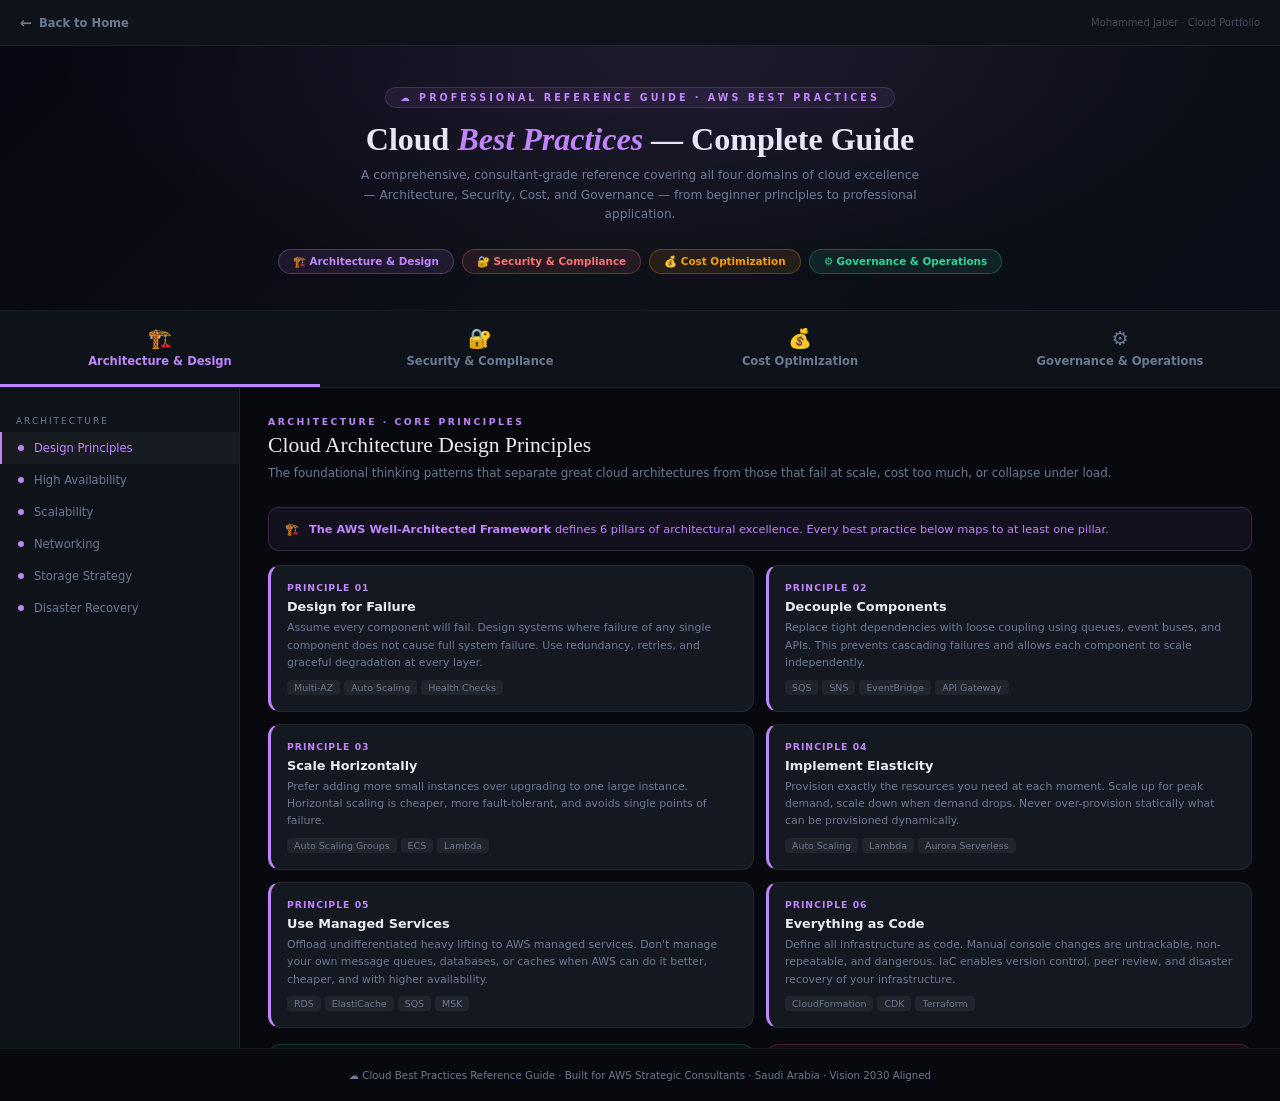
<file: cloud-best-practices.html>
<!DOCTYPE html>
<html lang="en">
<head>
<meta charset="UTF-8">
<meta name="viewport" content="width=device-width, initial-scale=1.0">
<title>Cloud Best Practices — Complete Professional Guide</title>
<style>
  :root {
    --bg: #07090f;
    --surface: #0e1219;
    --surface2: #141820;
    --border: rgba(255,255,255,0.07);
    --border2: rgba(255,255,255,0.12);
    --text: #e8edf5;
    --muted: #6b7a94;
    --accent: #c084fc;
    --accent2: #818cf8;
    --gold: #f59e0b;
    --green: #34d399;
    --red: #f87171;
    --blue: #60a5fa;
    --orange: #fb923c;
  }
  * { box-sizing: border-box; margin: 0; padding: 0; }
  body { background: var(--bg); color: var(--text); font-family: 'Segoe UI', system-ui, sans-serif; min-height: 100vh; }

  /* ── HEADER ── */
  .header {
    background: linear-gradient(135deg, #080612, #0d1018, #0a0e18);
    border-bottom: 1px solid var(--border); padding: 40px 24px 36px;
    text-align: center; position: relative; overflow: hidden;
  }
  .header::before {
    content: ''; position: absolute; inset: 0;
    background: radial-gradient(ellipse at 50% 0%, rgba(192,132,252,0.10) 0%, transparent 65%);
  }
  .header-eyebrow {
    font-size: 0.6rem; letter-spacing: 3px; text-transform: uppercase;
    color: var(--accent); font-weight: 700; margin-bottom: 12px;
    background: rgba(192,132,252,0.08); border: 1px solid rgba(192,132,252,0.2);
    display: inline-block; padding: 4px 14px; border-radius: 20px;
  }
  .header h1 { font-family: Georgia, serif; font-size: 2rem; color: var(--text); margin-bottom: 8px; line-height: 1.2; }
  .header h1 span { color: var(--accent); font-style: italic; }
  .header-sub { font-size: 0.76rem; color: var(--muted); max-width: 560px; margin: 0 auto 24px; line-height: 1.6; }
  .domain-pills { display: flex; justify-content: center; gap: 8px; flex-wrap: wrap; }
  .domain-pill {
    font-size: 0.65rem; padding: 5px 14px; border-radius: 20px; font-weight: 700;
    cursor: pointer; transition: all 0.2s; border: 1px solid;
  }
  .dp-purple { background: rgba(192,132,252,0.1); border-color: rgba(192,132,252,0.3); color: var(--accent); }
  .dp-red    { background: rgba(248,113,113,0.1); border-color: rgba(248,113,113,0.3); color: var(--red); }
  .dp-gold   { background: rgba(245,158,11,0.1);  border-color: rgba(245,158,11,0.3);  color: var(--gold); }
  .dp-green  { background: rgba(52,211,153,0.1);  border-color: rgba(52,211,153,0.3);  color: var(--green); }
  .domain-pill:hover { transform: translateY(-2px); opacity: 0.85; }

  /* ── DOMAIN NAV ── */
  .domain-nav {
    display: flex; background: var(--surface); border-bottom: 1px solid var(--border);
    overflow-x: auto; scrollbar-width: none;
  }
  .domain-nav::-webkit-scrollbar { display: none; }
  .dn-tab {
    flex: 1; min-width: 160px; padding: 16px 12px; text-align: center;
    cursor: pointer; border-bottom: 3px solid transparent; transition: all 0.2s;
    font-size: 0.72rem; font-weight: 600; color: var(--muted);
  }
  .dn-tab:hover { color: var(--text); background: rgba(255,255,255,0.02); }
  .dn-tab.active-arch  { color: var(--accent); border-bottom-color: var(--accent); }
  .dn-tab.active-sec   { color: var(--red);    border-bottom-color: var(--red); }
  .dn-tab.active-cost  { color: var(--gold);   border-bottom-color: var(--gold); }
  .dn-tab.active-gov   { color: var(--green);  border-bottom-color: var(--green); }
  .dn-icon { font-size: 1.2rem; display: block; margin-bottom: 4px; }

  /* ── LAYOUT ── */
  .layout { display: grid; grid-template-columns: 240px 1fr; min-height: calc(100vh - 240px); }
  .sidebar { background: var(--surface); border-right: 1px solid var(--border); padding: 16px 0; overflow-y: auto; }
  .sb-label { font-size: 0.56rem; color: var(--muted); text-transform: uppercase; letter-spacing: 2px; padding: 12px 16px 6px; }
  .sb-item {
    display: flex; align-items: center; gap: 10px; padding: 9px 16px;
    cursor: pointer; font-size: 0.72rem; color: var(--muted); transition: all 0.15s;
    border-left: 2px solid transparent;
  }
  .sb-item:hover { color: var(--text); background: rgba(255,255,255,0.03); }
  .sb-item.sb-active { color: var(--text); background: rgba(255,255,255,0.04); border-left-color: currentColor; }
  .sb-arch.sb-active  { color: var(--accent); }
  .sb-sec.sb-active   { color: var(--red); }
  .sb-cost.sb-active  { color: var(--gold); }
  .sb-gov.sb-active   { color: var(--green); }
  .sb-dot { width: 6px; height: 6px; border-radius: 50%; flex-shrink: 0; }

  /* ── CONTENT ── */
  .content { padding: 28px; overflow-y: auto; max-height: calc(100vh - 240px); }
  .domain-panel { display: none; }
  .domain-panel.active { display: block; animation: fadeUp 0.25s ease; }
  @keyframes fadeUp { from { opacity:0; transform:translateY(8px); } to { opacity:1; transform:translateY(0); } }

  /* ── PRACTICE PANEL ── */
  .practice-panel { display: none; }
  .practice-panel.active { display: block; animation: fadeUp 0.25s ease; }

  /* ── COMPONENTS ── */
  .section-head { margin-bottom: 24px; }
  .s-eyebrow { font-size: 0.58rem; letter-spacing: 2.5px; text-transform: uppercase; font-weight: 700; margin-bottom: 6px; }
  .arch-ey { color: var(--accent); }
  .sec-ey  { color: var(--red); }
  .cost-ey { color: var(--gold); }
  .gov-ey  { color: var(--green); }
  .s-title { font-family: Georgia, serif; font-size: 1.35rem; color: var(--text); margin-bottom: 6px; }
  .s-desc  { font-size: 0.74rem; color: var(--muted); line-height: 1.65; }

  .card { background: var(--surface); border: 1px solid var(--border); border-radius: 14px; padding: 20px; margin-bottom: 14px; }
  .card-title { font-size: 0.82rem; font-weight: 700; color: var(--text); margin-bottom: 10px; display: flex; align-items: center; gap: 8px; }
  .card p { font-size: 0.73rem; color: var(--muted); line-height: 1.7; margin-bottom: 8px; }
  .card p:last-child { margin-bottom: 0; }

  .practices-grid { display: grid; grid-template-columns: repeat(2, 1fr); gap: 12px; margin-bottom: 16px; }
  .practice-card {
    background: var(--surface2); border: 1px solid var(--border); border-radius: 12px;
    padding: 16px; border-left: 3px solid;
  }
  .pc-arch { border-left-color: var(--accent); }
  .pc-sec  { border-left-color: var(--red); }
  .pc-cost { border-left-color: var(--gold); }
  .pc-gov  { border-left-color: var(--green); }
  .pc-num  { font-size: 0.58rem; font-weight: 800; letter-spacing: 1px; text-transform: uppercase; margin-bottom: 6px; }
  .pc-arch .pc-num { color: var(--accent); }
  .pc-sec  .pc-num { color: var(--red); }
  .pc-cost .pc-num { color: var(--gold); }
  .pc-gov  .pc-num { color: var(--green); }
  .pc-title { font-size: 0.8rem; font-weight: 700; color: var(--text); margin-bottom: 5px; }
  .pc-desc  { font-size: 0.68rem; color: var(--muted); line-height: 1.6; }
  .pc-tools { display: flex; flex-wrap: wrap; gap: 4px; margin-top: 8px; }
  .pc-tool  { font-size: 0.59rem; padding: 2px 7px; border-radius: 4px; background: rgba(255,255,255,0.05); color: var(--muted); }

  /* ── DO / DON'T ── */
  .do-dont { display: grid; grid-template-columns: 1fr 1fr; gap: 12px; margin-bottom: 14px; }
  .do-box, .dont-box { border-radius: 12px; padding: 14px; }
  .do-box   { background: rgba(52,211,153,0.05); border: 1px solid rgba(52,211,153,0.2); }
  .dont-box { background: rgba(248,113,113,0.05); border: 1px solid rgba(248,113,113,0.2); }
  .do-label   { font-size: 0.6rem; font-weight: 800; letter-spacing: 1.5px; color: var(--green); margin-bottom: 8px; }
  .dont-label { font-size: 0.6rem; font-weight: 800; letter-spacing: 1.5px; color: var(--red);   margin-bottom: 8px; }
  .do-item, .dont-item { font-size: 0.69rem; color: var(--muted); padding: 4px 0; border-bottom: 1px solid rgba(255,255,255,0.04); line-height: 1.5; display: flex; gap: 7px; }
  .do-item:last-child, .dont-item:last-child { border-bottom: none; }
  .do-item::before   { content: '✓'; color: var(--green); flex-shrink: 0; font-weight: 700; }
  .dont-item::before { content: '✗'; color: var(--red);   flex-shrink: 0; font-weight: 700; }

  /* ── TABLE ── */
  .tbl { width: 100%; border-collapse: collapse; font-size: 0.7rem; margin-bottom: 14px; }
  .tbl th { background: rgba(255,255,255,0.04); color: var(--muted); font-size: 0.6rem; text-transform: uppercase; letter-spacing: 1px; padding: 8px 12px; text-align: left; border-bottom: 1px solid var(--border); }
  .tbl td { padding: 9px 12px; border-bottom: 1px solid var(--border); color: var(--text); vertical-align: top; line-height: 1.5; }
  .tbl tr:last-child td { border-bottom: none; }
  .tbl tr:hover td { background: rgba(255,255,255,0.02); }

  .badge { display: inline-block; padding: 2px 8px; border-radius: 5px; font-size: 0.58rem; font-weight: 700; }
  .b-green  { background: rgba(52,211,153,0.12);  color: var(--green); }
  .b-gold   { background: rgba(245,158,11,0.12);  color: var(--gold); }
  .b-red    { background: rgba(248,113,113,0.12); color: var(--red); }
  .b-blue   { background: rgba(96,165,250,0.12);  color: var(--blue); }
  .b-purple { background: rgba(192,132,252,0.12); color: var(--accent); }

  /* ── ALERT ── */
  .alert { border-radius: 10px; padding: 12px 16px; margin-bottom: 14px; font-size: 0.71rem; line-height: 1.6; display: flex; gap: 10px; }
  .a-gold   { background: rgba(245,158,11,0.07);  border: 1px solid rgba(245,158,11,0.2);  color: #fbbf24; }
  .a-green  { background: rgba(52,211,153,0.07);  border: 1px solid rgba(52,211,153,0.2);  color: var(--green); }
  .a-blue   { background: rgba(96,165,250,0.07);  border: 1px solid rgba(96,165,250,0.2);  color: var(--blue); }
  .a-purple { background: rgba(192,132,252,0.07); border: 1px solid rgba(192,132,252,0.2); color: var(--accent); }
  .a-red    { background: rgba(248,113,113,0.07); border: 1px solid rgba(248,113,113,0.2); color: var(--red); }

  /* ── PILLAR ── */
  .pillar { display: flex; gap: 14px; background: var(--surface2); border: 1px solid var(--border); border-radius: 12px; padding: 16px; margin-bottom: 10px; }
  .p-num { width: 34px; height: 34px; border-radius: 8px; display: flex; align-items: center; justify-content: center; font-weight: 800; font-size: 0.8rem; flex-shrink: 0; font-family: Georgia, serif; }
  .p-title { font-size: 0.8rem; font-weight: 700; color: var(--text); margin-bottom: 4px; }
  .p-desc  { font-size: 0.69rem; color: var(--muted); line-height: 1.65; }
  .p-tags  { display: flex; flex-wrap: wrap; gap: 4px; margin-top: 7px; }
  .p-tag   { font-size: 0.57rem; padding: 2px 7px; border-radius: 4px; background: rgba(255,255,255,0.05); color: var(--muted); }

  /* ── QUOTE ── */
  .quote { border-left: 3px solid var(--accent); padding: 12px 16px; margin: 14px 0; background: rgba(192,132,252,0.05); border-radius: 0 10px 10px 0; }
  .quote p { font-family: Georgia, serif; font-style: italic; font-size: 0.8rem; color: var(--text); line-height: 1.6; }
  .quote-attr { font-size: 0.62rem; color: var(--accent); margin-top: 5px; font-weight: 600; }

  /* ── CHECKLIST ── */
  .checklist { list-style: none; }
  .checklist li { display: flex; gap: 10px; align-items: flex-start; padding: 7px 0; border-bottom: 1px solid var(--border); font-size: 0.71rem; color: var(--muted); cursor: pointer; transition: color 0.15s; }
  .checklist li:last-child { border-bottom: none; }
  .checklist li:hover { color: var(--text); }
  .chk { width: 17px; height: 17px; border-radius: 4px; border: 1px solid var(--border2); flex-shrink: 0; display: flex; align-items: center; justify-content: center; font-size: 0.62rem; transition: all 0.2s; }
  .checklist li.chked .chk { background: var(--green); border-color: var(--green); color: #0a0e1a; }
  .checklist li.chked span { text-decoration: line-through; }

  /* ── SCORE METER ── */
  .score-row { display: flex; align-items: center; gap: 12px; padding: 8px 0; border-bottom: 1px solid var(--border); }
  .score-row:last-child { border-bottom: none; }
  .score-label { font-size: 0.7rem; color: var(--text); min-width: 180px; }
  .score-track { flex: 1; height: 5px; background: rgba(255,255,255,0.06); border-radius: 5px; overflow: hidden; }
  .score-fill  { height: 100%; border-radius: 5px; transition: width 0.8s ease; }
  .score-pct   { font-size: 0.65rem; color: var(--muted); min-width: 32px; text-align: right; }

  hr.div { border: none; border-top: 1px solid var(--border); margin: 20px 0; }

  /* ── FOOTER ── */
  footer { border-top: 1px solid var(--border); text-align: center; padding: 20px; font-size: 0.64rem; color: var(--muted); }

  @media (max-width: 700px) {
    .layout { grid-template-columns: 1fr; }
    .sidebar { display: none; }
    .practices-grid, .do-dont { grid-template-columns: 1fr; }
  }
</style>
</head>
<body>
<style>
.md-backbar{background:#0e1219;border-bottom:1px solid rgba(255,255,255,0.07);padding:0 20px;position:sticky;top:0;z-index:999;display:flex;align-items:center;height:46px;font-family:'Segoe UI',system-ui,sans-serif;}
.md-backbar a{display:flex;align-items:center;gap:7px;font-size:0.72rem;font-weight:600;color:#6b7a94;text-decoration:none;transition:color 0.2s;}
.md-backbar a:hover{color:#c084fc;}
.md-backbar a:hover .md-arrow{transform:translateX(-3px);}
.md-arrow{font-size:0.9rem;display:inline-block;transition:transform 0.2s;}
.md-backbar .md-sitename{margin-left:auto;font-size:0.62rem;color:#6b7a94;opacity:0.55;}
</style>
<div class="md-backbar">
  <a href="index.html"><span class="md-arrow">←</span> Back to Home</a>
  <span class="md-sitename">Mohammed Jaber · Cloud Portfolio</span>
</div>

<!-- HEADER -->
<div class="header">
  <div class="header-eyebrow">☁️ Professional Reference Guide · AWS Best Practices</div>
  <h1>Cloud <span>Best Practices</span> — Complete Guide</h1>
  <p class="header-sub">A comprehensive, consultant-grade reference covering all four domains of cloud excellence — Architecture, Security, Cost, and Governance — from beginner principles to professional application.</p>
  <div class="domain-pills">
    <span class="domain-pill dp-purple" onclick="switchDomain('arch')">🏗️ Architecture & Design</span>
    <span class="domain-pill dp-red"    onclick="switchDomain('sec')">🔐 Security & Compliance</span>
    <span class="domain-pill dp-gold"   onclick="switchDomain('cost')">💰 Cost Optimization</span>
    <span class="domain-pill dp-green"  onclick="switchDomain('gov')">⚙️ Governance & Operations</span>
  </div>
</div>

<!-- DOMAIN NAV -->
<div class="domain-nav">
  <div class="dn-tab active-arch" id="tab-arch" onclick="switchDomain('arch')">
    <span class="dn-icon">🏗️</span>Architecture & Design
  </div>
  <div class="dn-tab" id="tab-sec" onclick="switchDomain('sec')">
    <span class="dn-icon">🔐</span>Security & Compliance
  </div>
  <div class="dn-tab" id="tab-cost" onclick="switchDomain('cost')">
    <span class="dn-icon">💰</span>Cost Optimization
  </div>
  <div class="dn-tab" id="tab-gov" onclick="switchDomain('gov')">
    <span class="dn-icon">⚙️</span>Governance & Operations
  </div>
</div>

<!-- LAYOUT -->
<div class="layout">

  <!-- SIDEBAR -->
  <div class="sidebar">

    <!-- ARCH sidebar -->
    <div id="sb-arch">
      <div class="sb-label">Architecture</div>
      <div class="sb-item sb-arch sb-active" onclick="showPractice('arch','design')"><div class="sb-dot" style="background:var(--accent)"></div>Design Principles</div>
      <div class="sb-item sb-arch" onclick="showPractice('arch','ha')"><div class="sb-dot" style="background:var(--accent)"></div>High Availability</div>
      <div class="sb-item sb-arch" onclick="showPractice('arch','scale')"><div class="sb-dot" style="background:var(--accent)"></div>Scalability</div>
      <div class="sb-item sb-arch" onclick="showPractice('arch','network')"><div class="sb-dot" style="background:var(--accent)"></div>Networking</div>
      <div class="sb-item sb-arch" onclick="showPractice('arch','storage')"><div class="sb-dot" style="background:var(--accent)"></div>Storage Strategy</div>
      <div class="sb-item sb-arch" onclick="showPractice('arch','dr')"><div class="sb-dot" style="background:var(--accent)"></div>Disaster Recovery</div>
    </div>

    <!-- SEC sidebar -->
    <div id="sb-sec" style="display:none">
      <div class="sb-label">Security</div>
      <div class="sb-item sb-sec sb-active" onclick="showPractice('sec','iam')"><div class="sb-dot" style="background:var(--red)"></div>Identity & Access</div>
      <div class="sb-item sb-sec" onclick="showPractice('sec','data')"><div class="sb-dot" style="background:var(--red)"></div>Data Protection</div>
      <div class="sb-item sb-sec" onclick="showPractice('sec','network')"><div class="sb-dot" style="background:var(--red)"></div>Network Security</div>
      <div class="sb-item sb-sec" onclick="showPractice('sec','detect')"><div class="sb-dot" style="background:var(--red)"></div>Detection & Response</div>
      <div class="sb-item sb-sec" onclick="showPractice('sec','ksa')"><div class="sb-dot" style="background:var(--red)"></div>Saudi Compliance (NCA/PDPL)</div>
    </div>

    <!-- COST sidebar -->
    <div id="sb-cost" style="display:none">
      <div class="sb-label">Cost Optimization</div>
      <div class="sb-item sb-cost sb-active" onclick="showPractice('cost','visibility')"><div class="sb-dot" style="background:var(--gold)"></div>Cost Visibility</div>
      <div class="sb-item sb-cost" onclick="showPractice('cost','rightsizing')"><div class="sb-dot" style="background:var(--gold)"></div>Rightsizing</div>
      <div class="sb-item sb-cost" onclick="showPractice('cost','pricing')"><div class="sb-dot" style="background:var(--gold)"></div>Pricing Models</div>
      <div class="sb-item sb-cost" onclick="showPractice('cost','waste')"><div class="sb-dot" style="background:var(--gold)"></div>Eliminate Waste</div>
      <div class="sb-item sb-cost" onclick="showPractice('cost','finops')"><div class="sb-dot" style="background:var(--gold)"></div>FinOps Culture</div>
    </div>

    <!-- GOV sidebar -->
    <div id="sb-gov" style="display:none">
      <div class="sb-label">Governance</div>
      <div class="sb-item sb-gov sb-active" onclick="showPractice('gov','accounts')"><div class="sb-dot" style="background:var(--green)"></div>Multi-Account Strategy</div>
      <div class="sb-item sb-gov" onclick="showPractice('gov','policy')"><div class="sb-dot" style="background:var(--green)"></div>Policy & Standards</div>
      <div class="sb-item sb-gov" onclick="showPractice('gov','tagging')"><div class="sb-dot" style="background:var(--green)"></div>Tagging Strategy</div>
      <div class="sb-item sb-gov" onclick="showPractice('gov','ops')"><div class="sb-dot" style="background:var(--green)"></div>Cloud Operations</div>
      <div class="sb-item sb-gov" onclick="showPractice('gov','maturity')"><div class="sb-dot" style="background:var(--green)"></div>Maturity Assessment</div>
    </div>

  </div><!-- /sidebar -->

  <!-- CONTENT -->
  <div class="content">

    <!-- ══════════════════════════════════ -->
    <!-- ARCHITECTURE DOMAIN               -->
    <!-- ══════════════════════════════════ -->
    <div class="domain-panel active" id="domain-arch">

      <!-- DESIGN PRINCIPLES -->
      <div class="practice-panel active" id="arch-design">
        <div class="section-head">
          <div class="s-eyebrow arch-ey">Architecture · Core Principles</div>
          <div class="s-title">Cloud Architecture Design Principles</div>
          <div class="s-desc">The foundational thinking patterns that separate great cloud architectures from those that fail at scale, cost too much, or collapse under load.</div>
        </div>

        <div class="alert a-purple">🏗️ <span><strong>The AWS Well-Architected Framework</strong> defines 6 pillars of architectural excellence. Every best practice below maps to at least one pillar.</span></div>

        <div class="practices-grid">
          <div class="practice-card pc-arch">
            <div class="pc-num">Principle 01</div>
            <div class="pc-title">Design for Failure</div>
            <div class="pc-desc">Assume every component will fail. Design systems where failure of any single component does not cause full system failure. Use redundancy, retries, and graceful degradation at every layer.</div>
            <div class="pc-tools"><span class="pc-tool">Multi-AZ</span><span class="pc-tool">Auto Scaling</span><span class="pc-tool">Health Checks</span></div>
          </div>
          <div class="practice-card pc-arch">
            <div class="pc-num">Principle 02</div>
            <div class="pc-title">Decouple Components</div>
            <div class="pc-desc">Replace tight dependencies with loose coupling using queues, event buses, and APIs. This prevents cascading failures and allows each component to scale independently.</div>
            <div class="pc-tools"><span class="pc-tool">SQS</span><span class="pc-tool">SNS</span><span class="pc-tool">EventBridge</span><span class="pc-tool">API Gateway</span></div>
          </div>
          <div class="practice-card pc-arch">
            <div class="pc-num">Principle 03</div>
            <div class="pc-title">Scale Horizontally</div>
            <div class="pc-desc">Prefer adding more small instances over upgrading to one large instance. Horizontal scaling is cheaper, more fault-tolerant, and avoids single points of failure.</div>
            <div class="pc-tools"><span class="pc-tool">Auto Scaling Groups</span><span class="pc-tool">ECS</span><span class="pc-tool">Lambda</span></div>
          </div>
          <div class="practice-card pc-arch">
            <div class="pc-num">Principle 04</div>
            <div class="pc-title">Implement Elasticity</div>
            <div class="pc-desc">Provision exactly the resources you need at each moment. Scale up for peak demand, scale down when demand drops. Never over-provision statically what can be provisioned dynamically.</div>
            <div class="pc-tools"><span class="pc-tool">Auto Scaling</span><span class="pc-tool">Lambda</span><span class="pc-tool">Aurora Serverless</span></div>
          </div>
          <div class="practice-card pc-arch">
            <div class="pc-num">Principle 05</div>
            <div class="pc-title">Use Managed Services</div>
            <div class="pc-desc">Offload undifferentiated heavy lifting to AWS managed services. Don't manage your own message queues, databases, or caches when AWS can do it better, cheaper, and with higher availability.</div>
            <div class="pc-tools"><span class="pc-tool">RDS</span><span class="pc-tool">ElastiCache</span><span class="pc-tool">SQS</span><span class="pc-tool">MSK</span></div>
          </div>
          <div class="practice-card pc-arch">
            <div class="pc-num">Principle 06</div>
            <div class="pc-title">Everything as Code</div>
            <div class="pc-desc">Define all infrastructure as code. Manual console changes are untrackable, non-repeatable, and dangerous. IaC enables version control, peer review, and disaster recovery of your infrastructure.</div>
            <div class="pc-tools"><span class="pc-tool">CloudFormation</span><span class="pc-tool">CDK</span><span class="pc-tool">Terraform</span></div>
          </div>
        </div>

        <div class="do-dont">
          <div class="do-box">
            <div class="do-label">✅ ALWAYS DO</div>
            <div class="do-item">Deploy across minimum 2 Availability Zones</div>
            <div class="do-item">Use load balancers in front of every compute tier</div>
            <div class="do-item">Implement health checks on all services</div>
            <div class="do-item">Use managed services over self-managed where possible</div>
            <div class="do-item">Define and test your RTO and RPO targets</div>
            <div class="do-item">Version-control all infrastructure as code</div>
          </div>
          <div class="dont-box">
            <div class="dont-label">❌ NEVER DO</div>
            <div class="dont-item">Deploy production workloads in a single AZ</div>
            <div class="dont-item">Hardcode configuration values in application code</div>
            <div class="dont-item">Allow direct SSH access to production servers</div>
            <div class="dont-item">Over-provision "just in case" without auto-scaling</div>
            <div class="dont-item">Skip testing disaster recovery procedures</div>
            <div class="dont-item">Make manual changes to production environments</div>
          </div>
        </div>
      </div>

      <!-- HIGH AVAILABILITY -->
      <div class="practice-panel" id="arch-ha">
        <div class="section-head">
          <div class="s-eyebrow arch-ey">Architecture · Reliability</div>
          <div class="s-title">High Availability Best Practices</div>
          <div class="s-desc">High availability (HA) means the system remains operational and accessible despite component failures. Target: 99.9% (8.7h downtime/yr), 99.99% (52min/yr), or 99.999% (5min/yr) — your architecture determines which is achievable.</div>
        </div>
        <div class="pillar" style="border-left:3px solid var(--accent)">
          <div class="p-num" style="background:rgba(192,132,252,0.12);color:var(--accent)">1</div>
          <div><div class="p-title">Multi-AZ Deployments</div><div class="p-desc">Deploy all stateful components (databases, caches) in Multi-AZ mode. AWS automatically handles failover. For RDS: enable Multi-AZ (synchronous replication, automatic failover in 60–120 seconds). For Aurora: built-in multi-AZ across 3 AZs by default.</div><div class="p-tags"><span class="p-tag">RDS Multi-AZ</span><span class="p-tag">Aurora</span><span class="p-tag">ElastiCache Multi-AZ</span></div></div>
        </div>
        <div class="pillar" style="border-left:3px solid var(--accent)">
          <div class="p-num" style="background:rgba(192,132,252,0.12);color:var(--accent)">2</div>
          <div><div class="p-title">Elastic Load Balancing</div><div class="p-desc">Always place a load balancer in front of compute tiers. ALB for HTTP/HTTPS (Layer 7), NLB for TCP/UDP (Layer 4), GLB for security appliances. Load balancers perform health checks and route traffic away from unhealthy instances automatically.</div><div class="p-tags"><span class="p-tag">ALB</span><span class="p-tag">NLB</span><span class="p-tag">Health Checks</span></div></div>
        </div>
        <div class="pillar" style="border-left:3px solid var(--accent)">
          <div class="p-num" style="background:rgba(192,132,252,0.12);color:var(--accent)">3</div>
          <div><div class="p-title">Auto Scaling Groups</div><div class="p-desc">Define minimum, desired, and maximum instance counts. Configure scaling policies based on CPU, memory, custom CloudWatch metrics, or predictive scaling. Always set a minimum of 2 instances across 2 AZs for any production workload.</div><div class="p-tags"><span class="p-tag">Auto Scaling</span><span class="p-tag">CloudWatch Alarms</span><span class="p-tag">Target Tracking</span></div></div>
        </div>
        <div class="pillar" style="border-left:3px solid var(--accent)">
          <div class="p-num" style="background:rgba(192,132,252,0.12);color:var(--accent)">4</div>
          <div><div class="p-title">Circuit Breaker Pattern</div><div class="p-desc">Implement circuit breakers between services to prevent cascading failures. When a downstream service fails, the circuit breaker "opens" and returns a fallback response instead of waiting for timeouts. Use AWS App Mesh or application-level libraries.</div><div class="p-tags"><span class="p-tag">App Mesh</span><span class="p-tag">Step Functions</span><span class="p-tag">Retry Logic</span></div></div>
        </div>
        <div class="card">
          <div class="card-title">📊 Availability Targets — What Architecture Achieves Each</div>
          <table class="tbl">
            <thead><tr><th>SLA Target</th><th>Max Downtime / Year</th><th>Architecture Required</th></tr></thead>
            <tbody>
              <tr><td><span class="badge b-red">99.0%</span></td><td>87.6 hours</td><td>Single AZ, basic redundancy</td></tr>
              <tr><td><span class="badge b-gold">99.9%</span></td><td>8.7 hours</td><td>Multi-AZ, Auto Scaling, health checks</td></tr>
              <tr><td><span class="badge b-blue">99.95%</span></td><td>4.4 hours</td><td>Multi-AZ + Multi-Region read replicas</td></tr>
              <tr><td><span class="badge b-green">99.99%</span></td><td>52 minutes</td><td>Active-Active Multi-Region with Route53 failover</td></tr>
              <tr><td><span class="badge b-purple">99.999%</span></td><td>5 minutes</td><td>Active-Active + chaos engineering + full automation</td></tr>
            </tbody>
          </table>
        </div>
      </div>

      <!-- SCALABILITY -->
      <div class="practice-panel" id="arch-scale">
        <div class="section-head">
          <div class="s-eyebrow arch-ey">Architecture · Performance</div>
          <div class="s-title">Scalability Best Practices</div>
          <div class="s-desc">Scalability means your system can handle growth — in users, data, or traffic — without redesign. Build for 10x your current load from day one.</div>
        </div>
        <div class="practices-grid">
          <div class="practice-card pc-arch"><div class="pc-num">Practice 01</div><div class="pc-title">Cache Aggressively</div><div class="pc-desc">Implement caching at every layer: CloudFront (CDN), ElastiCache (application), DAX (DynamoDB). Caching reduces database load by 80–95% for read-heavy workloads.</div><div class="pc-tools"><span class="pc-tool">CloudFront</span><span class="pc-tool">ElastiCache Redis</span><span class="pc-tool">DAX</span></div></div>
          <div class="practice-card pc-arch"><div class="pc-num">Practice 02</div><div class="pc-title">Database Read Replicas</div><div class="pc-desc">Offload read traffic to read replicas. RDS supports up to 5 replicas. Aurora supports up to 15. Direct all SELECT queries to replicas; writes go to primary. This multiplies your effective database throughput.</div><div class="pc-tools"><span class="pc-tool">RDS Replicas</span><span class="pc-tool">Aurora Global</span></div></div>
          <div class="practice-card pc-arch"><div class="pc-num">Practice 03</div><div class="pc-title">Asynchronous Processing</div><div class="pc-desc">Move any non-real-time work to queues and process asynchronously. User doesn't wait; system handles load independently. Classic pattern: API → SQS → Lambda/Worker.</div><div class="pc-tools"><span class="pc-tool">SQS</span><span class="pc-tool">Lambda</span><span class="pc-tool">ECS Tasks</span></div></div>
          <div class="practice-card pc-arch"><div class="pc-num">Practice 04</div><div class="pc-title">Content Delivery Network</div><div class="pc-desc">Serve static assets (images, JS, CSS) from CloudFront edge locations, not your origin servers. CloudFront has 450+ edge locations. This reduces latency by 60–80% and eliminates origin load for static content.</div><div class="pc-tools"><span class="pc-tool">CloudFront</span><span class="pc-tool">S3 Origin</span><span class="pc-tool">Lambda@Edge</span></div></div>
        </div>
      </div>

      <!-- NETWORKING -->
      <div class="practice-panel" id="arch-network">
        <div class="section-head">
          <div class="s-eyebrow arch-ey">Architecture · Networking</div>
          <div class="s-title">VPC & Networking Best Practices</div>
          <div class="s-desc">Your network design is your security perimeter and your performance foundation. Bad network design is almost impossible to fix later without significant disruption.</div>
        </div>
        <div class="practices-grid">
          <div class="practice-card pc-arch"><div class="pc-num">Practice 01</div><div class="pc-title">Plan Your CIDR from Day One</div><div class="pc-desc">Design your IP addressing before creating any VPCs. Use non-overlapping CIDRs if you'll ever peer VPCs or connect to on-premises. Recommended: /16 per VPC, /24 per subnet. Changing later is extremely painful.</div><div class="pc-tools"><span class="pc-tool">VPC CIDR Planning</span><span class="pc-tool">RFC 1918</span></div></div>
          <div class="practice-card pc-arch"><div class="pc-num">Practice 02</div><div class="pc-title">Public / Private / Data Subnet Tiers</div><div class="pc-desc">Three-tier subnet design: Public (load balancers, NAT gateways only), Private (application servers, Lambda), Data (databases, ElastiCache). Nothing that holds sensitive data should ever be in a public subnet.</div><div class="pc-tools"><span class="pc-tool">Public Subnets</span><span class="pc-tool">Private Subnets</span><span class="pc-tool">NAT Gateway</span></div></div>
          <div class="practice-card pc-arch"><div class="pc-num">Practice 03</div><div class="pc-title">Use AWS PrivateLink for Service Access</div><div class="pc-desc">Access AWS services (S3, DynamoDB, SSM, etc.) via VPC Endpoints / PrivateLink rather than through the public internet. This keeps traffic on the AWS backbone, improves security, and reduces NAT gateway data costs.</div><div class="pc-tools"><span class="pc-tool">VPC Endpoints</span><span class="pc-tool">PrivateLink</span><span class="pc-tool">Gateway Endpoints</span></div></div>
          <div class="practice-card pc-arch"><div class="pc-num">Practice 04</div><div class="pc-title">Transit Gateway for Multi-VPC</div><div class="pc-desc">When you have more than 3 VPCs, use Transit Gateway instead of VPC peering mesh. TGW simplifies routing, scales to thousands of VPCs, and supports routing policies between VPCs.</div><div class="pc-tools"><span class="pc-tool">Transit Gateway</span><span class="pc-tool">Route Tables</span><span class="pc-tool">VPC Peering</span></div></div>
        </div>
      </div>

      <!-- STORAGE -->
      <div class="practice-panel" id="arch-storage">
        <div class="section-head">
          <div class="s-eyebrow arch-ey">Architecture · Storage</div>
          <div class="s-title">Storage Strategy Best Practices</div>
          <div class="s-desc">Choosing the right storage type for each workload is one of the most impactful cost and performance decisions in cloud architecture.</div>
        </div>
        <div class="card">
          <div class="card-title">📦 Storage Selection Guide</div>
          <table class="tbl">
            <thead><tr><th>Use Case</th><th>Recommended Service</th><th>Why</th></tr></thead>
            <tbody>
              <tr><td>Static files, media, backups</td><td><span class="badge b-purple">S3</span></td><td>11 nines durability, lifecycle policies, intelligent tiering</td></tr>
              <tr><td>EC2 boot volumes, databases</td><td><span class="badge b-blue">EBS gp3</span></td><td>Low latency block storage, independent IOPS/throughput control</td></tr>
              <tr><td>Shared file system (multi-EC2)</td><td><span class="badge b-green">EFS</span></td><td>NFS-compatible, auto-scales, multi-AZ, serverless</td></tr>
              <tr><td>High-performance HPC</td><td><span class="badge b-gold">FSx for Lustre</span></td><td>Millions of IOPS, tight S3 integration</td></tr>
              <tr><td>Windows workloads</td><td><span class="badge b-blue">FSx for Windows</span></td><td>SMB protocol, Active Directory integration</td></tr>
              <tr><td>Long-term archival</td><td><span class="badge b-red">S3 Glacier</span></td><td>Lowest cost, retrieval in minutes to hours</td></tr>
            </tbody>
          </table>
        </div>
        <div class="practices-grid">
          <div class="practice-card pc-arch"><div class="pc-num">Practice 01</div><div class="pc-title">S3 Lifecycle Policies</div><div class="pc-desc">Automatically transition objects to cheaper storage classes as they age. Standard → Standard-IA (30 days) → Glacier Instant (90 days) → Glacier Deep Archive (180 days). This alone can reduce S3 costs by 60–80%.</div><div class="pc-tools"><span class="pc-tool">S3 Lifecycle</span><span class="pc-tool">Intelligent Tiering</span></div></div>
          <div class="practice-card pc-arch"><div class="pc-num">Practice 02</div><div class="pc-title">Enable S3 Versioning & MFA Delete</div><div class="pc-desc">Always enable versioning on critical S3 buckets. Combine with MFA Delete to prevent accidental or malicious deletion of object versions. This is your last line of defense against ransomware in S3.</div><div class="pc-tools"><span class="pc-tool">S3 Versioning</span><span class="pc-tool">MFA Delete</span><span class="pc-tool">Object Lock</span></div></div>
        </div>
      </div>

      <!-- DR -->
      <div class="practice-panel" id="arch-dr">
        <div class="section-head">
          <div class="s-eyebrow arch-ey">Architecture · Resilience</div>
          <div class="s-title">Disaster Recovery Best Practices</div>
          <div class="s-desc">Disaster recovery (DR) is not optional — it is a business continuity requirement. Define RTO (Recovery Time Objective) and RPO (Recovery Point Objective) first, then choose the appropriate strategy.</div>
        </div>
        <div class="card">
          <div class="card-title">🔄 The 4 DR Strategies — Choose Based on RTO/RPO</div>
          <table class="tbl">
            <thead><tr><th>Strategy</th><th>RTO</th><th>RPO</th><th>Cost</th><th>How It Works</th></tr></thead>
            <tbody>
              <tr><td><strong>Backup & Restore</strong></td><td>Hours</td><td>Hours</td><td><span class="badge b-green">Low</span></td><td>Regular backups to S3/AWS Backup. Restore from backup during disaster.</td></tr>
              <tr><td><strong>Pilot Light</strong></td><td>10–30 min</td><td>Minutes</td><td><span class="badge b-blue">Medium</span></td><td>Core infrastructure pre-built in DR region, scaled down. Scale up on disaster.</td></tr>
              <tr><td><strong>Warm Standby</strong></td><td>Minutes</td><td>Seconds</td><td><span class="badge b-gold">High</span></td><td>Scaled-down but functional environment in DR region, continuously running.</td></tr>
              <tr><td><strong>Active-Active</strong></td><td>~0</td><td>~0</td><td><span class="badge b-red">Highest</span></td><td>Full production in 2+ regions simultaneously. Route53 routes traffic to healthy region.</td></tr>
            </tbody>
          </table>
        </div>
        <div class="alert a-gold">⚡ <span><strong>Key Rule:</strong> Define RTO and RPO with the business first — never with IT first. A business might accept 4-hour RTO for a reporting system but require 15-minute RTO for a payment system. The DR strategy must match the business requirement, not the other way around.</span></div>
      </div>

    </div><!-- /domain-arch -->

    <!-- ══════════════════════════════════ -->
    <!-- SECURITY DOMAIN                   -->
    <!-- ══════════════════════════════════ -->
    <div class="domain-panel" id="domain-sec">

      <!-- IAM -->
      <div class="practice-panel active" id="sec-iam">
        <div class="section-head">
          <div class="s-eyebrow sec-ey">Security · Identity</div>
          <div class="s-title">Identity & Access Management Best Practices</div>
          <div class="s-desc">IAM misconfiguration is the #1 cause of cloud security breaches. These practices apply to every AWS account, every workload, without exception.</div>
        </div>
        <div class="alert a-red">🚨 <span><strong>The most common cloud breach vector:</strong> Overly permissive IAM roles and exposed access keys. These 5 practices eliminate the majority of IAM risk.</span></div>
        <div class="practices-grid">
          <div class="practice-card pc-sec"><div class="pc-num">Practice 01</div><div class="pc-title">Least Privilege Always</div><div class="pc-desc">Grant only the permissions required for the specific task. Never use wildcards (*) in production policies. Start with read-only, add write permissions only when explicitly required and justified. Review permissions quarterly using IAM Access Analyzer.</div><div class="pc-tools"><span class="pc-tool">IAM Access Analyzer</span><span class="pc-tool">Permission Boundaries</span></div></div>
          <div class="practice-card pc-sec"><div class="pc-num">Practice 02</div><div class="pc-title">Never Use Root Account</div><div class="pc-desc">The root account has unlimited access to everything and cannot be restricted by SCPs or permission policies. Create it once, enable MFA, store credentials in a vault, and never use it again for day-to-day operations. Create separate admin IAM users/roles.</div><div class="pc-tools"><span class="pc-tool">MFA on Root</span><span class="pc-tool">IAM Admin Users</span></div></div>
          <div class="practice-card pc-sec"><div class="pc-num">Practice 03</div><div class="pc-title">Eliminate Long-Term Access Keys</div><div class="pc-desc">Access keys (AKID/SECRET) are permanent credentials that can be stolen, leaked in code, or brute-forced. Replace with IAM Roles for EC2, Lambda, ECS. Use AWS SSO / IAM Identity Center for human access. Rotate any remaining keys every 90 days maximum.</div><div class="pc-tools"><span class="pc-tool">IAM Roles</span><span class="pc-tool">IAM Identity Center</span><span class="pc-tool">Secrets Manager</span></div></div>
          <div class="practice-card pc-sec"><div class="pc-num">Practice 04</div><div class="pc-title">Enable MFA Everywhere</div><div class="pc-desc">Enforce MFA for all human IAM users and the root account. Use IAM condition keys (aws:MultiFactorAuthPresent) to require MFA for sensitive actions. Consider hardware MFA (YubiKey) for privileged accounts.</div><div class="pc-tools"><span class="pc-tool">Virtual MFA</span><span class="pc-tool">Hardware MFA</span><span class="pc-tool">IAM Conditions</span></div></div>
          <div class="practice-card pc-sec"><div class="pc-num">Practice 05</div><div class="pc-title">Use IAM Roles for Service-to-Service</div><div class="pc-desc">When an EC2, Lambda, or ECS task needs to access another AWS service (S3, DynamoDB, etc.), always use an IAM Role — never pass credentials as environment variables. The role is automatically rotated by AWS; credentials in code are not.</div><div class="pc-tools"><span class="pc-tool">Instance Profiles</span><span class="pc-tool">Execution Roles</span><span class="pc-tool">Task Roles</span></div></div>
          <div class="practice-card pc-sec"><div class="pc-num">Practice 06</div><div class="pc-title">Service Control Policies (SCPs)</div><div class="pc-desc">In multi-account environments, use SCPs at the AWS Organizations level to set maximum permission boundaries. SCPs are guardrails — they cannot grant permissions, only restrict them. Use to prevent disabling CloudTrail, creating public S3 buckets, or leaving specific regions.</div><div class="pc-tools"><span class="pc-tool">AWS Organizations</span><span class="pc-tool">SCPs</span><span class="pc-tool">Permission Boundaries</span></div></div>
        </div>
        <div class="do-dont">
          <div class="do-box">
            <div class="do-label">✅ IAM DO</div>
            <div class="do-item">Enable AWS CloudTrail in all regions</div>
            <div class="do-item">Use IAM roles, never access keys on EC2/Lambda</div>
            <div class="do-item">Enable MFA for all human users</div>
            <div class="do-item">Regularly review unused permissions with Access Analyzer</div>
            <div class="do-item">Store secrets in Secrets Manager, not environment variables</div>
          </div>
          <div class="dont-box">
            <div class="dont-label">❌ IAM NEVER</div>
            <div class="dont-item">Use AdministratorAccess policy for application roles</div>
            <div class="dont-item">Hardcode credentials in source code</div>
            <div class="dont-item">Share IAM user credentials between team members</div>
            <div class="dont-item">Leave access keys older than 90 days active</div>
            <div class="dont-item">Disable CloudTrail to "save costs"</div>
          </div>
        </div>
      </div>

      <!-- DATA PROTECTION -->
      <div class="practice-panel" id="sec-data">
        <div class="section-head">
          <div class="s-eyebrow sec-ey">Security · Data</div>
          <div class="s-title">Data Protection Best Practices</div>
          <div class="s-desc">Protect data at rest and in transit. Every piece of data in your cloud environment should be encrypted — the question is which key management approach is appropriate for each classification level.</div>
        </div>
        <div class="practices-grid">
          <div class="practice-card pc-sec"><div class="pc-num">Practice 01</div><div class="pc-title">Encrypt Everything at Rest</div><div class="pc-desc">Enable encryption on all AWS storage services. S3: server-side encryption (SSE-S3, SSE-KMS, or SSE-C). EBS: encrypted volumes. RDS: encrypted at instance creation (cannot be enabled after). ElastiCache: encryption at rest. KMS adds audit trail via CloudTrail.</div><div class="pc-tools"><span class="pc-tool">AWS KMS</span><span class="pc-tool">S3 SSE</span><span class="pc-tool">EBS Encryption</span></div></div>
          <div class="practice-card pc-sec"><div class="pc-num">Practice 02</div><div class="pc-title">Enforce HTTPS / TLS in Transit</div><div class="pc-desc">All data in transit must be encrypted. ALB: enforce HTTPS, redirect HTTP. API Gateway: HTTPS only. S3: enforce SecureTransport condition in bucket policy. RDS: require SSL connections. Never allow unencrypted communication for sensitive data.</div><div class="pc-tools"><span class="pc-tool">ACM Certificates</span><span class="pc-tool">TLS Policies</span><span class="pc-tool">S3 Bucket Policy</span></div></div>
          <div class="practice-card pc-sec"><div class="pc-num">Practice 03</div><div class="pc-title">Block All Public S3 Access</div><div class="pc-desc">Enable "Block Public Access" at the account level AND at each bucket level. Use AWS Config rule s3-bucket-public-read-prohibited to continuously monitor. S3 data breaches are almost always caused by accidentally public buckets.</div><div class="pc-tools"><span class="pc-tool">S3 Block Public Access</span><span class="pc-tool">AWS Config</span><span class="pc-tool">Security Hub</span></div></div>
          <div class="practice-card pc-sec"><div class="pc-num">Practice 04</div><div class="pc-title">Use AWS Secrets Manager</div><div class="pc-desc">Never store database passwords, API keys, or certificates in code, environment variables, or SSM Parameter Store unencrypted. Secrets Manager provides automatic rotation, fine-grained access control, and full audit trail for all secret access events.</div><div class="pc-tools"><span class="pc-tool">Secrets Manager</span><span class="pc-tool">KMS</span><span class="pc-tool">Rotation Lambda</span></div></div>
        </div>
      </div>

      <!-- NETWORK SECURITY -->
      <div class="practice-panel" id="sec-network">
        <div class="section-head">
          <div class="s-eyebrow sec-ey">Security · Network</div>
          <div class="s-title">Network Security Best Practices</div>
          <div class="s-desc">Defense in depth — multiple layers of network controls so that no single misconfiguration opens a critical path to your data.</div>
        </div>
        <div class="practices-grid">
          <div class="practice-card pc-sec"><div class="pc-num">Practice 01</div><div class="pc-title">Security Groups as Firewalls</div><div class="pc-desc">Security Groups are stateful firewalls at the instance level. Follow the principle of least privilege: open only the ports required from only the sources required. Reference other Security Groups (not IP ranges) for internal traffic. Never open 0.0.0.0/0 on sensitive ports.</div><div class="pc-tools"><span class="pc-tool">Security Groups</span><span class="pc-tool">SG References</span></div></div>
          <div class="practice-card pc-sec"><div class="pc-num">Practice 02</div><div class="pc-title">Network ACLs for Subnet Boundaries</div><div class="pc-desc">Use NACLs as a stateless second layer of defense at subnet boundaries. Block known malicious IP ranges. Explicitly deny traffic that should never cross subnet boundaries. NACLs process rules in order — lower rule number = higher priority.</div><div class="pc-tools"><span class="pc-tool">Network ACLs</span><span class="pc-tool">Subnet Isolation</span></div></div>
          <div class="practice-card pc-sec"><div class="pc-num">Practice 03</div><div class="pc-title">AWS WAF for Web Applications</div><div class="pc-desc">Deploy AWS WAF in front of ALB, CloudFront, and API Gateway. Enable AWS Managed Rules (covers OWASP Top 10). Add rate-limiting rules to prevent DDoS. Enable AWS Shield Standard (free) and consider Shield Advanced for critical applications.</div><div class="pc-tools"><span class="pc-tool">AWS WAF</span><span class="pc-tool">Shield</span><span class="pc-tool">Managed Rules</span></div></div>
          <div class="practice-card pc-sec"><div class="pc-num">Practice 04</div><div class="pc-title">No Direct Internet to Private Resources</div><div class="pc-desc">Databases, application servers, and caches must never have public IP addresses. Outbound internet access from private subnets must go through a NAT Gateway. Inbound must go through a load balancer. Use AWS Systems Manager Session Manager instead of bastion hosts for admin access.</div><div class="pc-tools"><span class="pc-tool">NAT Gateway</span><span class="pc-tool">Session Manager</span><span class="pc-tool">Private Subnets</span></div></div>
        </div>
      </div>

      <!-- DETECTION -->
      <div class="practice-panel" id="sec-detect">
        <div class="section-head">
          <div class="s-eyebrow sec-ey">Security · Detection</div>
          <div class="s-title">Threat Detection & Response Best Practices</div>
          <div class="s-desc">Assume breach. The question is not whether you will be attacked, but whether you will detect it quickly and respond effectively. Automated detection is essential — manual log review at scale is impossible.</div>
        </div>
        <div class="pillar" style="border-left:3px solid var(--red)">
          <div class="p-num" style="background:rgba(248,113,113,0.12);color:var(--red)">1</div>
          <div><div class="p-title">Enable AWS GuardDuty in All Accounts & Regions</div><div class="p-desc">GuardDuty uses ML and threat intelligence to detect: compromised EC2 instances, unusual API calls, cryptocurrency mining, data exfiltration attempts, and more. Cost: ~$1–3/account/month for most workloads. The first 30 days are free. No reason not to enable it.</div><div class="p-tags"><span class="p-tag">GuardDuty</span><span class="p-tag">Threat Intelligence</span><span class="p-tag">ML Detection</span></div></div>
        </div>
        <div class="pillar" style="border-left:3px solid var(--red)">
          <div class="p-num" style="background:rgba(248,113,113,0.12);color:var(--red)">2</div>
          <div><div class="p-title">Centralize Logs with CloudTrail & CloudWatch</div><div class="p-desc">Enable CloudTrail in all regions with a multi-region trail. Send logs to a dedicated S3 bucket with MFA Delete enabled. Enable CloudTrail log file validation (detects if logs are tampered with). Ship logs to CloudWatch Logs for real-time alerting on critical events.</div><div class="p-tags"><span class="p-tag">CloudTrail</span><span class="p-tag">CloudWatch Logs</span><span class="p-tag">Log Integrity</span></div></div>
        </div>
        <div class="pillar" style="border-left:3px solid var(--red)">
          <div class="p-num" style="background:rgba(248,113,113,0.12);color:var(--red)">3</div>
          <div><div class="p-title">AWS Security Hub as Your Security Dashboard</div><div class="p-desc">Security Hub aggregates findings from GuardDuty, Inspector, Macie, IAM Access Analyzer, and Firewall Manager into a single prioritized view. It scores your environment against CIS AWS Foundations Benchmark and PCI DSS automatically.</div><div class="p-tags"><span class="p-tag">Security Hub</span><span class="p-tag">CIS Benchmark</span><span class="p-tag">Aggregated Findings</span></div></div>
        </div>
        <div class="pillar" style="border-left:3px solid var(--red)">
          <div class="p-num" style="background:rgba(248,113,113,0.12);color:var(--red)">4</div>
          <div><div class="p-title">Automate Incident Response</div><div class="p-desc">Don't rely on humans to respond to security alerts at 3 AM. Use EventBridge rules to trigger Lambda functions on critical GuardDuty findings. Example: GuardDuty detects compromised EC2 → EventBridge → Lambda → isolates instance (removes from SG) → notifies SNS → creates Jira ticket.</div><div class="p-tags"><span class="p-tag">EventBridge</span><span class="p-tag">Lambda</span><span class="p-tag">SNS</span><span class="p-tag">Automation</span></div></div>
        </div>
      </div>

      <!-- KSA COMPLIANCE -->
      <div class="practice-panel" id="sec-ksa">
        <div class="section-head">
          <div class="s-eyebrow sec-ey">Security · Saudi Arabia</div>
          <div class="s-title">Saudi Arabia Cloud Compliance (NCA / PDPL)</div>
          <div class="s-desc">Saudi Arabia has a rapidly maturing cloud regulatory landscape. Understanding these requirements is a critical differentiator for any cloud consultant operating in the Kingdom.</div>
        </div>
        <div class="card">
          <div class="card-title">🇸🇦 Key Regulatory Frameworks — AWS Mapping</div>
          <table class="tbl">
            <thead><tr><th>Regulation</th><th>Key Requirement</th><th>AWS Controls</th><th>Priority</th></tr></thead>
            <tbody>
              <tr><td><strong>NCA CCC</strong><br><small style="color:var(--muted)">Cybersecurity Controls</small></td><td>Secure cloud configuration, access control, monitoring, incident response</td><td>Security Hub, GuardDuty, Config, CloudTrail, IAM</td><td><span class="badge b-red">Critical</span></td></tr>
              <tr><td><strong>PDPL</strong><br><small style="color:var(--muted)">Personal Data Protection</small></td><td>Data residency, consent, subject rights, cross-border transfer restrictions</td><td>AWS Bahrain Region (me-south-1), KMS, Macie, VPC Endpoints</td><td><span class="badge b-red">Critical</span></td></tr>
              <tr><td><strong>NDMO Cloud Policy</strong><br><small style="color:var(--muted)">National Data Management</small></td><td>Government data classification, approved cloud deployment models</td><td>AWS GovCloud considerations, data classification tagging</td><td><span class="badge b-gold">High</span></td></tr>
              <tr><td><strong>SAMA Framework</strong><br><small style="color:var(--muted)">Financial Sector</small></td><td>Cloud risk management for banks and financial institutions</td><td>CloudTrail, Config, Security Hub, dedicated tenancy</td><td><span class="badge b-gold">High</span></td></tr>
              <tr><td><strong>Vision 2030 Std 5.13.2</strong><br><small style="color:var(--muted)">Digital Government</small></td><td>Cloud adoption milestones for government entities</td><td>Full AWS adoption roadmap, cloud maturity model</td><td><span class="badge b-blue">Medium</span></td></tr>
            </tbody>
          </table>
        </div>
        <div class="alert a-gold">🇸🇦 <span><strong>Data Residency:</strong> For most Saudi government and regulated data, use <strong>AWS Middle East (Bahrain) — me-south-1</strong> as primary region. AWS UAE (ae-central-1) is available as a secondary. Confirm your specific PDPL classification with legal counsel before designing the architecture.</span></div>
      </div>

    </div><!-- /domain-sec -->

    <!-- ══════════════════════════════════ -->
    <!-- COST OPTIMIZATION DOMAIN          -->
    <!-- ══════════════════════════════════ -->
    <div class="domain-panel" id="domain-cost">

      <div class="practice-panel active" id="cost-visibility">
        <div class="section-head">
          <div class="s-eyebrow cost-ey">Cost Optimization · Foundation</div>
          <div class="s-title">Cost Visibility Best Practices</div>
          <div class="s-desc">You cannot optimize what you cannot see. Cost visibility is the foundation of every other cost practice — without it, you are guessing.</div>
        </div>
        <div class="practices-grid">
          <div class="practice-card pc-cost"><div class="pc-num">Practice 01</div><div class="pc-title">Enable AWS Cost Explorer</div><div class="pc-desc">Cost Explorer provides visualizations of your AWS spending by service, account, region, tag, and time period. Enable it immediately on every account. Configure monthly budget alerts. Review weekly. It's free for standard usage.</div><div class="pc-tools"><span class="pc-tool">Cost Explorer</span><span class="pc-tool">AWS Budgets</span><span class="pc-tool">Cost Anomaly Detection</span></div></div>
          <div class="practice-card pc-cost"><div class="pc-num">Practice 02</div><div class="pc-title">Implement Cost Allocation Tags</div><div class="pc-desc">Without tags, you cannot tell which team, project, or environment is spending what. Define mandatory tags (Project, Environment, Owner, CostCenter) and enforce them via SCPs. Cost Explorer uses tags to split costs by any dimension you define.</div><div class="pc-tools"><span class="pc-tool">Cost Allocation Tags</span><span class="pc-tool">Tag Policies</span><span class="pc-tool">AWS Config</span></div></div>
          <div class="practice-card pc-cost"><div class="pc-num">Practice 03</div><div class="pc-title">Set Budgets & Alerts</div><div class="pc-desc">Create AWS Budgets for each account, team, and project. Set alerts at 50%, 80%, and 100% of budget. Configure cost anomaly detection to alert on unexpected spikes (e.g., someone accidentally provisions 100 GPU instances). Never discover overspend in the monthly invoice.</div><div class="pc-tools"><span class="pc-tool">AWS Budgets</span><span class="pc-tool">Cost Anomaly Detection</span><span class="pc-tool">SNS Alerts</span></div></div>
          <div class="practice-card pc-cost"><div class="pc-num">Practice 04</div><div class="pc-title">Use AWS Cost & Usage Report (CUR)</div><div class="pc-desc">CUR is the most granular cost data available — line-item level detail for every resource, every hour, every day. Store in S3, query with Athena, visualize with QuickSight or Grafana. Essential for building custom cost dashboards for clients and finance teams.</div><div class="pc-tools"><span class="pc-tool">CUR</span><span class="pc-tool">Athena</span><span class="pc-tool">QuickSight</span></div></div>
        </div>
      </div>

      <div class="practice-panel" id="cost-rightsizing">
        <div class="section-head">
          <div class="s-eyebrow cost-ey">Cost Optimization · Compute</div>
          <div class="s-title">Rightsizing Best Practices</div>
          <div class="s-desc">Rightsizing means matching resource size to actual workload requirements. The average AWS customer runs compute at 10–15% average CPU utilization — meaning 85–90% of compute spend is waste.</div>
        </div>
        <div class="practices-grid">
          <div class="practice-card pc-cost"><div class="pc-num">Practice 01</div><div class="pc-title">Use AWS Compute Optimizer</div><div class="pc-desc">Compute Optimizer analyzes CloudWatch metrics for EC2, EBS, Lambda, and ECS and recommends the optimal instance type and size. It can identify instances that are over-provisioned by 2–4x. Typical saving: 25–40% on EC2 costs alone.</div><div class="pc-tools"><span class="pc-tool">Compute Optimizer</span><span class="pc-tool">CloudWatch Metrics</span></div></div>
          <div class="practice-card pc-cost"><div class="pc-num">Practice 02</div><div class="pc-title">Use Graviton (ARM) Instances</div><div class="pc-desc">AWS Graviton3 processors deliver 40% better price/performance than comparable x86 instances. Supported by most managed services (RDS, ElastiCache, Lambda, ECS). If your application supports Linux ARM64, switching to Graviton is an immediate 20–40% cost reduction.</div><div class="pc-tools"><span class="pc-tool">Graviton3</span><span class="pc-tool">t4g/m7g/c7g</span><span class="pc-tool">ARM64</span></div></div>
          <div class="practice-card pc-cost"><div class="pc-num">Practice 03</div><div class="pc-title">Lambda Over EC2 for Event-Driven Work</div><div class="pc-desc">Lambda charges only for execution time (per millisecond). An EC2 instance runs 24/7 whether processing or not. For workloads that run <20% of the time, Lambda is almost always cheaper — and removes the management overhead entirely.</div><div class="pc-tools"><span class="pc-tool">AWS Lambda</span><span class="pc-tool">Step Functions</span><span class="pc-tool">EventBridge</span></div></div>
          <div class="practice-card pc-cost"><div class="pc-num">Practice 04</div><div class="pc-title">ECS Fargate for Containers</div><div class="pc-desc">Fargate eliminates the need to manage EC2 instances for container workloads. Pay per vCPU/memory per second. For bursty or infrequent workloads, Fargate is cheaper than maintaining EC2 capacity. Use Fargate Spot for fault-tolerant batch workloads at 70% discount.</div><div class="pc-tools"><span class="pc-tool">Fargate</span><span class="pc-tool">Fargate Spot</span><span class="pc-tool">ECS</span></div></div>
        </div>
      </div>

      <div class="practice-panel" id="cost-pricing">
        <div class="section-head">
          <div class="s-eyebrow cost-ey">Cost Optimization · Pricing</div>
          <div class="s-title">AWS Pricing Model Best Practices</div>
          <div class="s-desc">AWS offers multiple pricing models for compute. Choosing the right model for each workload can reduce compute costs by 40–70% without changing anything about the architecture.</div>
        </div>
        <div class="card">
          <div class="card-title">💰 Pricing Models Comparison</div>
          <table class="tbl">
            <thead><tr><th>Model</th><th>Discount vs On-Demand</th><th>Commitment</th><th>Best For</th></tr></thead>
            <tbody>
              <tr><td><strong>On-Demand</strong></td><td><span class="badge b-red">0%</span></td><td>None</td><td>Unpredictable, short-term, testing</td></tr>
              <tr><td><strong>Savings Plans (Compute)</strong></td><td><span class="badge b-blue">Up to 66%</span></td><td>1 or 3 year spend commitment</td><td>Consistent baseline compute — most flexible</td></tr>
              <tr><td><strong>Reserved Instances</strong></td><td><span class="badge b-gold">Up to 72%</span></td><td>1 or 3 year instance commitment</td><td>Specific instance families in specific regions</td></tr>
              <tr><td><strong>Spot Instances</strong></td><td><span class="badge b-green">Up to 90%</span></td><td>None (can be interrupted)</td><td>Batch, CI/CD, fault-tolerant, stateless</td></tr>
              <tr><td><strong>Graviton (ARM)</strong></td><td><span class="badge b-purple">20–40%</span></td><td>None needed</td><td>Any Linux workload on supported instance types</td></tr>
            </tbody>
          </table>
        </div>
        <div class="alert a-gold">💡 <span><strong>The Optimal Strategy:</strong> Cover your predictable baseline with Savings Plans (66% discount). Run variable/burst capacity on Spot Instances (90% discount). Use On-Demand only for truly unpredictable or critical workloads that cannot tolerate interruption. This layered approach typically achieves 50–65% total EC2 cost reduction.</span></div>
      </div>

      <div class="practice-panel" id="cost-waste">
        <div class="section-head">
          <div class="s-eyebrow cost-ey">Cost Optimization · Waste</div>
          <div class="s-title">Eliminate Cloud Waste Best Practices</div>
          <div class="s-desc">Studies consistently show 30–35% of cloud spend is wasted. Here are the most common waste categories and how to eliminate them systematically.</div>
        </div>
        <div class="card">
          <div class="card-title">🗑️ The Top 8 Cloud Waste Sources</div>
          <table class="tbl">
            <thead><tr><th>Waste Type</th><th>Typical % of Wasted Spend</th><th>How to Eliminate</th></tr></thead>
            <tbody>
              <tr><td>Idle/Unused EC2 instances</td><td><span class="badge b-red">~28%</span></td><td>Compute Optimizer + auto-stop schedules for non-prod</td></tr>
              <tr><td>Unattached EBS volumes</td><td><span class="badge b-gold">~12%</span></td><td>AWS Config rule: ec2-volume-inuse-check + automated cleanup</td></tr>
              <tr><td>Old EBS snapshots</td><td><span class="badge b-gold">~10%</span></td><td>Lifecycle policies + Data Lifecycle Manager</td></tr>
              <tr><td>Oversized RDS instances</td><td><span class="badge b-red">~15%</span></td><td>CloudWatch metrics review + Compute Optimizer</td></tr>
              <tr><td>NAT Gateway data transfer</td><td><span class="badge b-blue">~8%</span></td><td>VPC Endpoints for S3/DynamoDB eliminate NAT costs</td></tr>
              <tr><td>Unused Elastic IPs</td><td><span class="badge b-purple">~3%</span></td><td>AWS Config + automated detection and release</td></tr>
              <tr><td>Old S3 objects (wrong tier)</td><td><span class="badge b-blue">~10%</span></td><td>S3 Intelligent Tiering + Lifecycle policies</td></tr>
              <tr><td>Non-prod running 24/7</td><td><span class="badge b-gold">~14%</span></td><td>Instance Scheduler (non-prod off nights/weekends)</td></tr>
            </tbody>
          </table>
        </div>
      </div>

      <div class="practice-panel" id="cost-finops">
        <div class="section-head">
          <div class="s-eyebrow cost-ey">Cost Optimization · Culture</div>
          <div class="s-title">FinOps Culture Best Practices</div>
          <div class="s-desc">FinOps is not a tooling problem — it is a cultural and organizational practice. Technology alone cannot fix cloud cost problems without people, process, and accountability structures.</div>
        </div>
        <div class="pillar" style="border-left:3px solid var(--gold)">
          <div class="p-num" style="background:rgba(245,158,11,0.12);color:var(--gold)">1</div>
          <div><div class="p-title">Inform Phase — Visibility & Allocation</div><div class="p-desc">Every team must be able to see their cloud costs in near-real-time. Implement cost allocation tags, chargeback or showback models, and unit economics (cost per customer, cost per transaction). When teams see their spend, behavior changes immediately.</div></div>
        </div>
        <div class="pillar" style="border-left:3px solid var(--gold)">
          <div class="p-num" style="background:rgba(245,158,11,0.12);color:var(--gold)">2</div>
          <div><div class="p-title">Optimize Phase — Continuous Improvement</div><div class="p-desc">Run monthly cost reviews with each engineering team. Use Savings Plans and Reserved Instances for predictable workloads. Challenge every "always-on" resource. Build a waste elimination backlog and track it like technical debt.</div></div>
        </div>
        <div class="pillar" style="border-left:3px solid var(--gold)">
          <div class="p-num" style="background:rgba(245,158,11,0.12);color:var(--gold)">3</div>
          <div><div class="p-title">Operate Phase — Real-Time Decision Making</div><div class="p-desc">Embed cost awareness into engineering workflows. Define cost budgets per sprint. Create anomaly alerts that trigger same-day investigation. Make cost a first-class engineering metric alongside performance and reliability.</div></div>
        </div>
      </div>

    </div><!-- /domain-cost -->

    <!-- ══════════════════════════════════ -->
    <!-- GOVERNANCE DOMAIN                 -->
    <!-- ══════════════════════════════════ -->
    <div class="domain-panel" id="domain-gov">

      <div class="practice-panel active" id="gov-accounts">
        <div class="section-head">
          <div class="s-eyebrow gov-ey">Governance · Foundation</div>
          <div class="s-title">Multi-Account Strategy Best Practices</div>
          <div class="s-desc">Using a single AWS account for everything is the most common governance mistake. Multi-account architecture is the foundation of every enterprise cloud governance model.</div>
        </div>
        <div class="alert a-green">✅ <span><strong>Why Multi-Account?</strong> Security blast radius containment (a breach in one account cannot spread to others), separate billing per team/project, independent service limits, clean environment separation (dev/staging/prod), and regulatory compliance isolation.</span></div>
        <div class="card">
          <div class="card-title">🏗️ Recommended Account Structure</div>
          <table class="tbl">
            <thead><tr><th>Account</th><th>Purpose</th><th>Who Has Access</th></tr></thead>
            <tbody>
              <tr><td><strong>Management (Root)</strong></td><td>AWS Organizations, billing, SCPs only. No workloads.</td><td>Finance + Cloud Leadership only</td></tr>
              <tr><td><strong>Log Archive</strong></td><td>Centralized CloudTrail, Config, and VPC Flow Logs</td><td>Security team read-only</td></tr>
              <tr><td><strong>Security/Audit</strong></td><td>Security Hub, GuardDuty, Config aggregator, Security tooling</td><td>Security team</td></tr>
              <tr><td><strong>Shared Services</strong></td><td>Transit Gateway, DNS, Active Directory, shared tooling</td><td>Platform/Network team</td></tr>
              <tr><td><strong>Dev / Sandbox</strong></td><td>Developer experimentation — loose guardrails</td><td>All developers</td></tr>
              <tr><td><strong>Staging</strong></td><td>Pre-production testing — mirrors prod controls</td><td>Engineering + QA</td></tr>
              <tr><td><strong>Production</strong></td><td>Live workloads — strictest controls, limited access</td><td>Approved list + break-glass only</td></tr>
            </tbody>
          </table>
        </div>
      </div>

      <div class="practice-panel" id="gov-policy">
        <div class="section-head">
          <div class="s-eyebrow gov-ey">Governance · Policy</div>
          <div class="s-title">Cloud Policy & Standards Best Practices</div>
          <div class="s-desc">Governance without documented policy is opinion. Policy without enforcement is decoration. Effective cloud governance requires written standards AND automated enforcement.</div>
        </div>
        <div class="practices-grid">
          <div class="practice-card pc-gov"><div class="pc-num">Practice 01</div><div class="pc-title">Service Control Policies (SCPs)</div><div class="pc-desc">SCPs set the maximum permissions boundary for all accounts in your organization. Use them to: deny use of unapproved regions, prevent disabling security services (GuardDuty, CloudTrail), block creation of public resources, enforce encryption requirements.</div><div class="pc-tools"><span class="pc-tool">AWS Organizations</span><span class="pc-tool">SCPs</span><span class="pc-tool">Preventive Controls</span></div></div>
          <div class="practice-card pc-gov"><div class="pc-num">Practice 02</div><div class="pc-title">AWS Config Rules for Compliance</div><div class="pc-desc">AWS Config continuously evaluates your resource configurations against defined rules. Use managed rules (200+ available) and custom rules. Automatically remediate non-compliant resources using SSM Automation. Build compliance dashboards for executive reporting.</div><div class="pc-tools"><span class="pc-tool">AWS Config</span><span class="pc-tool">Config Rules</span><span class="pc-tool">Auto Remediation</span></div></div>
          <div class="practice-card pc-gov"><div class="pc-num">Practice 03</div><div class="pc-title">AWS Control Tower Guardrails</div><div class="pc-desc">Control Tower provides pre-built governance guardrails categorized as Mandatory (always enforced), Strongly Recommended, and Elective. Preventive guardrails use SCPs. Detective guardrails use Config rules. Start with all Mandatory + Strongly Recommended.</div><div class="pc-tools"><span class="pc-tool">Control Tower</span><span class="pc-tool">Guardrails</span><span class="pc-tool">Landing Zone</span></div></div>
          <div class="practice-card pc-gov"><div class="pc-num">Practice 04</div><div class="pc-title">Service Catalog for Approved Architectures</div><div class="pc-desc">AWS Service Catalog lets you define approved CloudFormation templates (products) that teams can self-service deploy. This gives teams speed and autonomy while ensuring they only deploy architectures that meet security, cost, and compliance standards.</div><div class="pc-tools"><span class="pc-tool">Service Catalog</span><span class="pc-tool">CloudFormation</span><span class="pc-tool">Self-Service</span></div></div>
        </div>
      </div>

      <div class="practice-panel" id="gov-tagging">
        <div class="section-head">
          <div class="s-eyebrow gov-ey">Governance · Tagging</div>
          <div class="s-title">Tagging Strategy Best Practices</div>
          <div class="s-desc">Tags are the metadata backbone of cloud governance. Without a consistent tagging strategy, you cannot allocate costs, enforce policies, automate operations, or report compliance accurately.</div>
        </div>
        <div class="card">
          <div class="card-title">🏷️ Mandatory Tag Standard — Implement This</div>
          <table class="tbl">
            <thead><tr><th>Tag Key</th><th>Values Example</th><th>Purpose</th><th>Enforced By</th></tr></thead>
            <tbody>
              <tr><td><code>Environment</code></td><td>prod / staging / dev / sandbox</td><td>Environment separation, policy enforcement</td><td>SCP + Config</td></tr>
              <tr><td><code>Project</code></td><td>erp-migration / portal-v2</td><td>Cost allocation per project</td><td>Config Rule</td></tr>
              <tr><td><code>Owner</code></td><td>team-platform / john.doe</td><td>Accountability, notification routing</td><td>Config Rule</td></tr>
              <tr><td><code>CostCenter</code></td><td>CC-1042 / IT-INFRA</td><td>Finance chargeback/showback</td><td>Tag Policy</td></tr>
              <tr><td><code>DataClassification</code></td><td>public / internal / confidential / restricted</td><td>Security policy enforcement, PDPL compliance</td><td>SCP</td></tr>
              <tr><td><code>Compliance</code></td><td>nca-ccc / pdpl / sama</td><td>Regulatory scope identification</td><td>Config Rule</td></tr>
            </tbody>
          </table>
        </div>
        <div class="alert a-green">✅ <span><strong>Enforcement Rule:</strong> Any resource without mandatory tags should be automatically flagged, the owner notified, and — after a grace period — automatically stopped (for EC2/RDS) or flagged for deletion review. AWS Config + Lambda can implement this fully automatically.</span></div>
      </div>

      <div class="practice-panel" id="gov-ops">
        <div class="section-head">
          <div class="s-eyebrow gov-ey">Governance · Operations</div>
          <div class="s-title">Cloud Operations Best Practices</div>
          <div class="s-desc">Operational excellence means running cloud workloads reliably and efficiently, with the ability to detect problems early, respond quickly, and learn from failures.</div>
        </div>
        <div class="practices-grid">
          <div class="practice-card pc-gov"><div class="pc-num">Practice 01</div><div class="pc-title">Observability — Metrics, Logs, Traces</div><div class="pc-desc">Every production system needs: metrics (CloudWatch), structured logs (CloudWatch Logs / OpenSearch), and distributed tracing (AWS X-Ray). Without all three, diagnosing production incidents is guesswork. Define dashboards for the 4 Golden Signals: latency, traffic, errors, saturation.</div><div class="pc-tools"><span class="pc-tool">CloudWatch</span><span class="pc-tool">X-Ray</span><span class="pc-tool">OpenSearch</span></div></div>
          <div class="practice-card pc-gov"><div class="pc-num">Practice 02</div><div class="pc-title">Infrastructure as Code — Always</div><div class="pc-desc">Every resource in production must be defined in code. Manual console changes are immediately a drift risk. Enforce this with AWS Config drift detection. Use CloudFormation StackSets to deploy consistent configurations across all accounts and regions simultaneously.</div><div class="pc-tools"><span class="pc-tool">CloudFormation</span><span class="pc-tool">CDK</span><span class="pc-tool">StackSets</span></div></div>
          <div class="practice-card pc-gov"><div class="pc-num">Practice 03</div><div class="pc-title">Patch Management at Scale</div><div class="pc-desc">Use AWS Systems Manager Patch Manager to automate OS patching across all EC2 instances. Define patch baselines per OS and environment. Schedule maintenance windows. Never rely on humans to manually patch production servers — it never happens consistently.</div><div class="pc-tools"><span class="pc-tool">SSM Patch Manager</span><span class="pc-tool">Maintenance Windows</span><span class="pc-tool">Patch Baselines</span></div></div>
          <div class="practice-card pc-gov"><div class="pc-num">Practice 04</div><div class="pc-title">Runbooks & Playbooks</div><div class="pc-desc">Document every operational procedure: deployment runbooks, incident response playbooks, DR activation procedures, access request processes. Use AWS Systems Manager OpsCenter to link runbooks directly to operational issues. On-call engineers shouldn't be guessing at 2 AM.</div><div class="pc-tools"><span class="pc-tool">SSM OpsCenter</span><span class="pc-tool">SSM Documents</span><span class="pc-tool">Automation</span></div></div>
        </div>
      </div>

      <div class="practice-panel" id="gov-maturity">
        <div class="section-head">
          <div class="s-eyebrow gov-ey">Governance · Assessment</div>
          <div class="s-title">Cloud Governance Maturity Assessment</div>
          <div class="s-desc">Use this self-assessment to gauge your current governance maturity and identify the highest-priority improvement areas. Click each item to mark as achieved.</div>
        </div>
        <div class="card">
          <div class="card-title">📊 Maturity Scores — Architecture</div>
          <div class="score-row"><div class="score-label">Multi-AZ deployments</div><div class="score-track"><div class="score-fill" style="width:0%;background:linear-gradient(90deg,#818cf8,#c084fc)" id="sfill-1"></div></div><div class="score-pct" id="spct-1">—</div></div>
          <div class="score-row"><div class="score-label">IaC for all infrastructure</div><div class="score-track"><div class="score-fill" style="width:0%;background:linear-gradient(90deg,#818cf8,#c084fc)" id="sfill-2"></div></div><div class="score-pct" id="spct-2">—</div></div>
          <div class="score-row"><div class="score-label">DR tested in last 6 months</div><div class="score-track"><div class="score-fill" style="width:0%;background:linear-gradient(90deg,#818cf8,#c084fc)" id="sfill-3"></div></div><div class="score-pct" id="spct-3">—</div></div>
        </div>
        <div class="card">
          <div class="card-title">📊 Maturity Scores — Security</div>
          <div class="score-row"><div class="score-label">GuardDuty enabled all accounts</div><div class="score-track"><div class="score-fill" style="width:0%;background:linear-gradient(90deg,#f87171,#ef4444)" id="sfill-4"></div></div><div class="score-pct" id="spct-4">—</div></div>
          <div class="score-row"><div class="score-label">MFA on all users</div><div class="score-track"><div class="score-fill" style="width:0%;background:linear-gradient(90deg,#f87171,#ef4444)" id="sfill-5"></div></div><div class="score-pct" id="spct-5">—</div></div>
          <div class="score-row"><div class="score-label">No long-term access keys</div><div class="score-track"><div class="score-fill" style="width:0%;background:linear-gradient(90deg,#f87171,#ef4444)" id="sfill-6"></div></div><div class="score-pct" id="spct-6">—</div></div>
          <div class="score-row"><div class="score-label">All data encrypted at rest</div><div class="score-track"><div class="score-fill" style="width:0%;background:linear-gradient(90deg,#f87171,#ef4444)" id="sfill-7"></div></div><div class="score-pct" id="spct-7">—</div></div>
        </div>
        <div class="card">
          <div class="card-title">📊 Maturity Scores — Cost & Governance</div>
          <div class="score-row"><div class="score-label">Cost allocation tags enforced</div><div class="score-track"><div class="score-fill" style="width:0%;background:linear-gradient(90deg,#f59e0b,#fbbf24)" id="sfill-8"></div></div><div class="score-pct" id="spct-8">—</div></div>
          <div class="score-row"><div class="score-label">Budgets & anomaly alerts active</div><div class="score-track"><div class="score-fill" style="width:0%;background:linear-gradient(90deg,#f59e0b,#fbbf24)" id="sfill-9"></div></div><div class="score-pct" id="spct-9">—</div></div>
          <div class="score-row"><div class="score-label">Multi-account structure in place</div><div class="score-track"><div class="score-fill" style="width:0%;background:linear-gradient(90deg,#34d399,#059669)" id="sfill-10"></div></div><div class="score-pct" id="spct-10">—</div></div>
          <div class="score-row"><div class="score-label">SCPs enforcing guardrails</div><div class="score-track"><div class="score-fill" style="width:0%;background:linear-gradient(90deg,#34d399,#059669)" id="sfill-11"></div></div><div class="score-pct" id="spct-11">—</div></div>
        </div>
        <div class="card">
          <div class="card-title">✅ Assessment Checklist — Click to Mark Achieved</div>
          <ul class="checklist">
            <li onclick="toggleChk(this,1)"><div class="chk"></div><span>All production workloads deployed across minimum 2 AZs</span></li>
            <li onclick="toggleChk(this,2)"><div class="chk"></div><span>All infrastructure defined as code (CloudFormation/CDK/Terraform)</span></li>
            <li onclick="toggleChk(this,3)"><div class="chk"></div><span>DR procedures documented and tested within last 6 months</span></li>
            <li onclick="toggleChk(this,4)"><div class="chk"></div><span>AWS GuardDuty enabled in all accounts and all regions</span></li>
            <li onclick="toggleChk(this,5)"><div class="chk"></div><span>MFA enforced for all human IAM users including root</span></li>
            <li onclick="toggleChk(this,6)"><div class="chk"></div><span>No long-term access keys older than 90 days exist</span></li>
            <li onclick="toggleChk(this,7)"><div class="chk"></div><span>All data stores encrypted at rest with KMS or managed keys</span></li>
            <li onclick="toggleChk(this,8)"><div class="chk"></div><span>Mandatory cost allocation tags enforced on all resources</span></li>
            <li onclick="toggleChk(this,9)"><div class="chk"></div><span>AWS Budgets and anomaly alerts configured on all accounts</span></li>
            <li onclick="toggleChk(this,10)"><div class="chk"></div><span>Multi-account structure with AWS Organizations in place</span></li>
            <li onclick="toggleChk(this,11)"><div class="chk"></div><span>SCPs enforcing security guardrails across all accounts</span></li>
          </ul>
        </div>
      </div>

    </div><!-- /domain-gov -->

  </div><!-- /content -->
</div><!-- /layout -->

<footer>☁️ Cloud Best Practices Reference Guide · Built for AWS Strategic Consultants · Saudi Arabia · Vision 2030 Aligned</footer>

<script>
  let currentDomain = 'arch';
  const domainMap = {
    arch: { cls: 'active-arch', first: 'arch-design' },
    sec:  { cls: 'active-sec',  first: 'sec-iam' },
    cost: { cls: 'active-cost', first: 'cost-visibility' },
    gov:  { cls: 'active-gov',  first: 'gov-accounts' }
  };

  function switchDomain(d) {
    currentDomain = d;
    // Hide all panels
    document.querySelectorAll('.domain-panel').forEach(p => p.classList.remove('active'));
    document.getElementById('domain-' + d).classList.add('active');
    // Nav tabs
    ['arch','sec','cost','gov'].forEach(x => {
      const t = document.getElementById('tab-' + x);
      t.className = 'dn-tab';
      if (x === d) t.classList.add(domainMap[x].cls);
    });
    // Sidebar groups
    ['arch','sec','cost','gov'].forEach(x => {
      document.getElementById('sb-' + x).style.display = x === d ? 'block' : 'none';
    });
    // Reset all practice panels in this domain
    document.querySelectorAll('#domain-' + d + ' .practice-panel').forEach(p => p.classList.remove('active'));
    document.getElementById(domainMap[d].first).classList.add('active');
    // Sidebar items
    document.querySelectorAll('.sb-item').forEach(i => i.classList.remove('sb-active'));
    document.querySelector('#sb-' + d + ' .sb-item').classList.add('sb-active');
  }

  function showPractice(domain, practice) {
    document.querySelectorAll('#domain-' + domain + ' .practice-panel').forEach(p => p.classList.remove('active'));
    document.getElementById(domain + '-' + practice).classList.add('active');
    // Sidebar
    document.querySelectorAll('#sb-' + domain + ' .sb-item').forEach(i => i.classList.remove('sb-active'));
    event.currentTarget.classList.add('sb-active');
  }

  function toggleChk(li, idx) {
    li.classList.toggle('chked');
    const achieved = li.classList.contains('chked');
    li.querySelector('.chk').textContent = achieved ? '✓' : '';
    const scores = [null,85,72,60,95,90,80,88,75,82,55,65];
    const fill = document.getElementById('sfill-' + idx);
    const pct  = document.getElementById('spct-' + idx);
    if (fill && pct) {
      fill.style.width = achieved ? scores[idx] + '%' : '0%';
      pct.textContent  = achieved ? scores[idx] + '%' : '—';
    }
  }
</script>
</body>
</html>
</file>
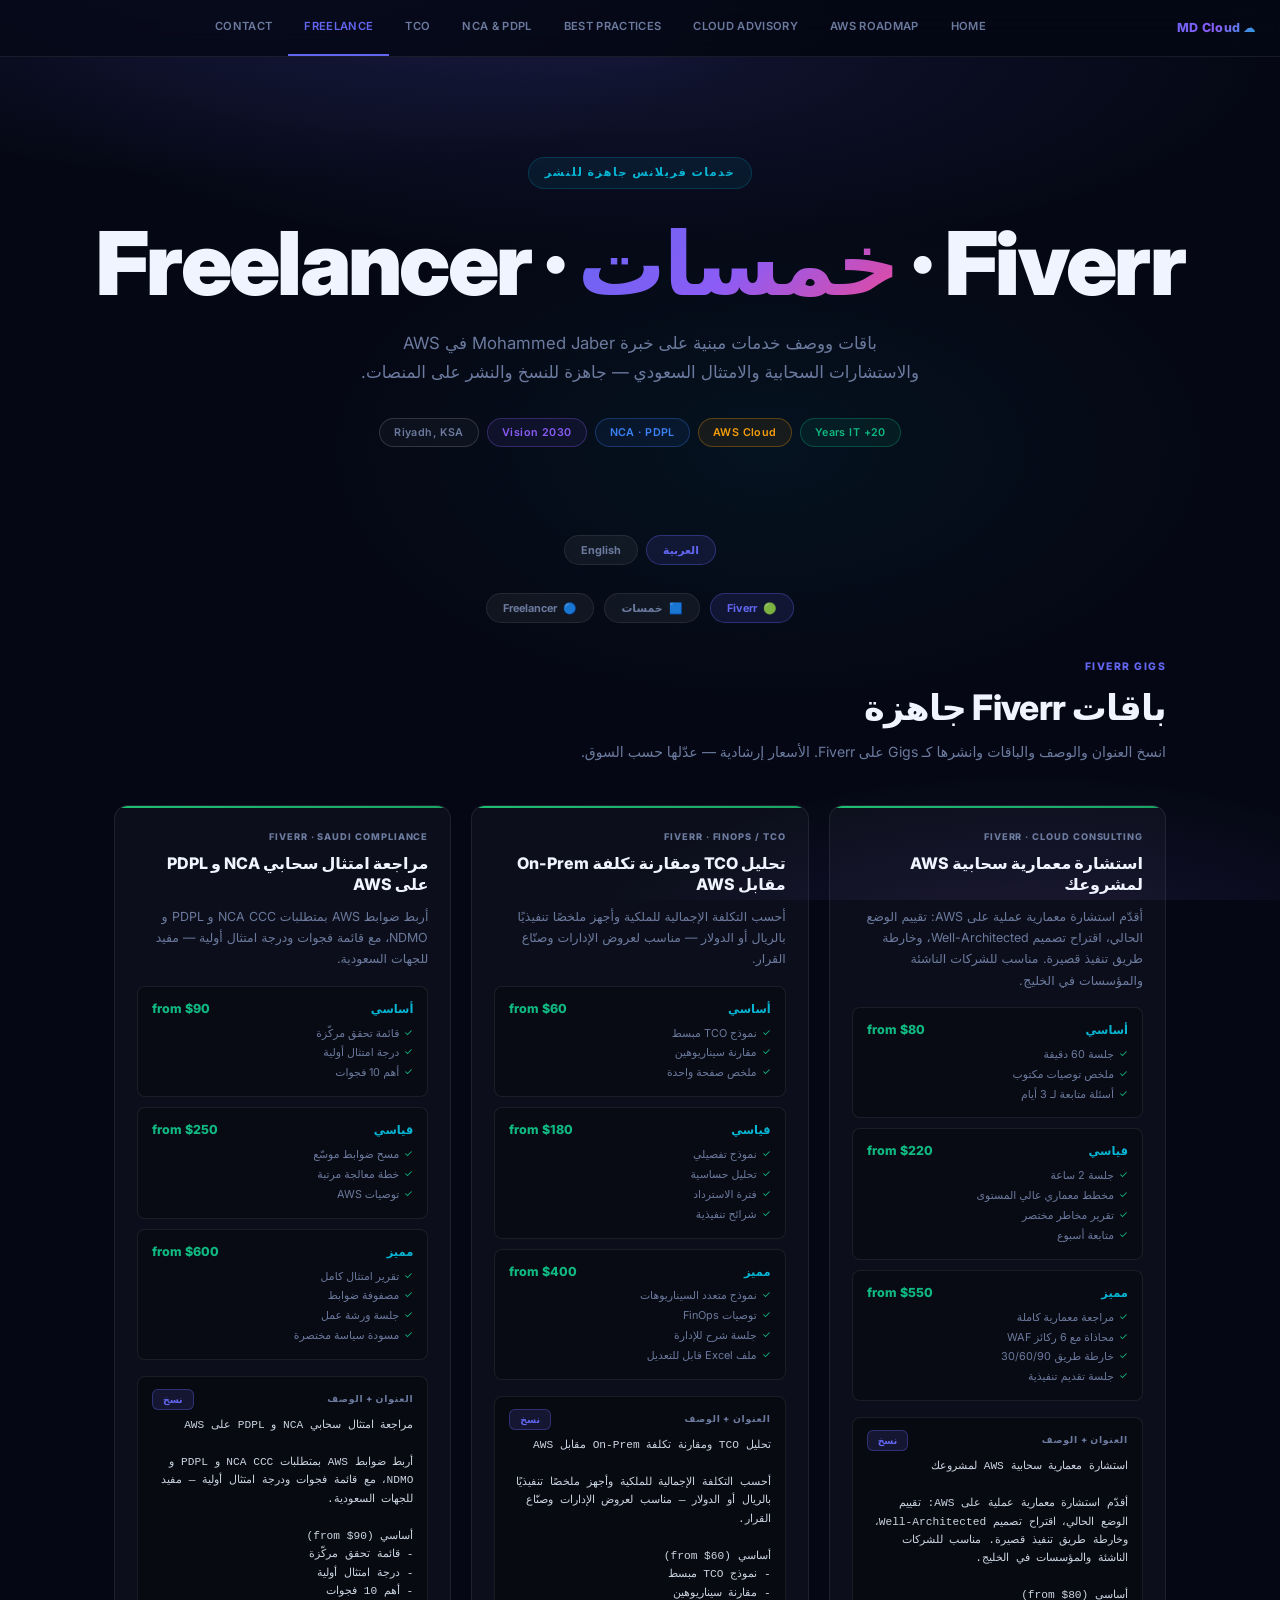
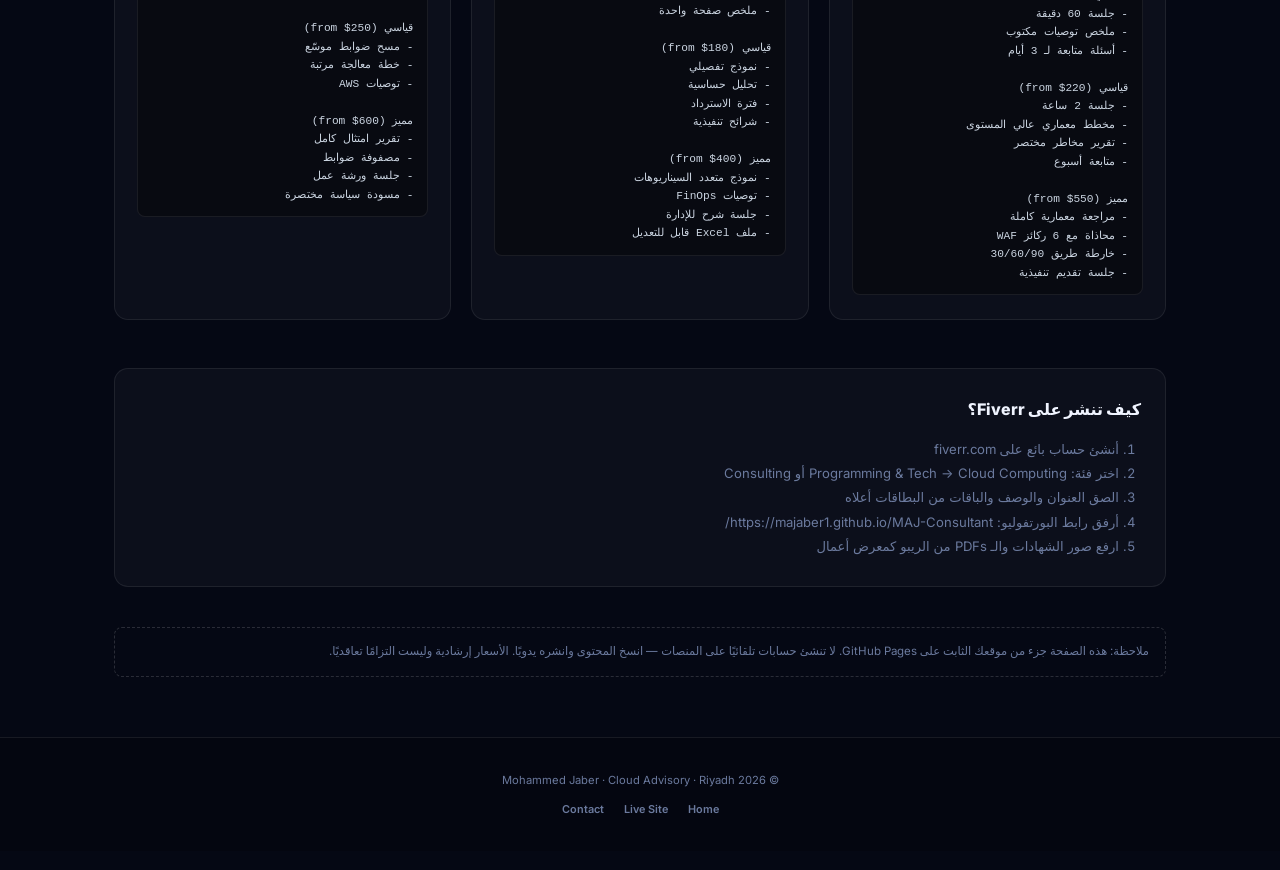
<file: freelance-services.html>
<!DOCTYPE html>
<html lang="ar" dir="rtl">
<head>
<meta charset="UTF-8">
<meta name="viewport" content="width=device-width, initial-scale=1.0">
<title>Freelance Services — Fiverr · خمسات · Freelancer | Mohammed Jaber</title>
<link rel="stylesheet" href="site.css">
<style>
  .lang-toggle {
    display: flex; gap: 8px; justify-content: center; margin-bottom: 28px; flex-wrap: wrap;
  }
  .lang-btn, .plat-btn {
    font-size: 0.68rem; padding: 7px 16px; border-radius: 20px; font-weight: 700;
    background: rgba(255,255,255,0.05); border: 1px solid var(--border); color: var(--muted);
    cursor: pointer; transition: all 0.2s;
  }
  .lang-btn.active, .plat-btn.active,
  .lang-btn:hover, .plat-btn:hover {
    background: rgba(99,102,241,0.12); border-color: rgba(99,102,241,0.35); color: var(--accent);
  }

  .platform-tabs {
    display: flex; gap: 10px; justify-content: center; flex-wrap: wrap; margin-bottom: 36px;
  }
  .plat-btn .plat-ico { margin-inline-end: 6px; }

  .panel { display: none; animation: fadeUp 0.35s ease both; }
  .panel.active { display: block; }

  .gig-grid {
    display: grid;
    grid-template-columns: repeat(auto-fill, minmax(300px, 1fr));
    gap: 20px;
    margin-bottom: 48px;
  }
  .gig-card {
    background: var(--surface);
    border: 1px solid var(--border);
    border-radius: var(--radius);
    padding: 24px 22px;
    position: relative;
    overflow: hidden;
    transition: all 0.25s;
  }
  .gig-card:hover {
    transform: translateY(-3px);
    border-color: var(--border2);
    background: var(--surface2);
    box-shadow: var(--shadow);
  }
  .gig-card .bar {
    position: absolute; top: 0; left: 0; right: 0; height: 2px;
  }
  .gig-card .bar.fiverr { background: linear-gradient(90deg, #1dbf73, #19a463); }
  .gig-card .bar.khamsat { background: linear-gradient(90deg, #2db8a0, #1a9b85); }
  .gig-card .bar.freelancer { background: linear-gradient(90deg, #29b2fe, #098ddc); }

  .gig-platform {
    font-size: 0.58rem; font-weight: 800; letter-spacing: 0.1em;
    text-transform: uppercase; color: var(--muted); margin-bottom: 8px;
  }
  .gig-title {
    font-size: 1rem; font-weight: 800; line-height: 1.35; margin-bottom: 10px;
  }
  .gig-desc {
    font-size: 0.78rem; color: var(--muted); line-height: 1.7; margin-bottom: 16px;
  }
  .pkg-row {
    display: grid; grid-template-columns: 1fr; gap: 10px; margin-bottom: 16px;
  }
  .pkg {
    background: rgba(0,0,0,0.25);
    border: 1px solid var(--border);
    border-radius: var(--radius-sm);
    padding: 12px 14px;
  }
  .pkg-head {
    display: flex; justify-content: space-between; align-items: baseline;
    margin-bottom: 6px; gap: 8px; flex-wrap: wrap;
  }
  .pkg-name { font-size: 0.72rem; font-weight: 800; color: var(--accent3); }
  .pkg-price { font-size: 0.78rem; font-weight: 800; color: var(--green); }
  .pkg ul {
    list-style: none; padding: 0; margin: 0;
  }
  .pkg li {
    font-size: 0.68rem; color: var(--muted); line-height: 1.55;
    padding-inline-start: 14px; position: relative; margin-bottom: 3px;
  }
  .pkg li::before {
    content: '✓'; position: absolute; inset-inline-start: 0; color: var(--green); font-size: 0.62rem;
  }

  .copy-block {
    background: rgba(0,0,0,0.35);
    border: 1px solid var(--border);
    border-radius: var(--radius-sm);
    padding: 12px 14px;
    margin-top: 12px;
  }
  .copy-label {
    font-size: 0.58rem; font-weight: 800; letter-spacing: 0.08em;
    text-transform: uppercase; color: var(--muted); margin-bottom: 6px;
    display: flex; justify-content: space-between; align-items: center;
  }
  .copy-text {
    font-size: 0.7rem; color: #cbd5e1; line-height: 1.65; white-space: pre-wrap;
    font-family: ui-monospace, SFMono-Regular, Menlo, Consolas, monospace;
  }
  .copy-btn {
    font-size: 0.58rem; padding: 4px 10px; border-radius: 6px; font-weight: 700;
    background: rgba(99,102,241,0.15); border: 1px solid rgba(99,102,241,0.35);
    color: var(--accent); cursor: pointer;
  }
  .copy-btn:hover { background: rgba(99,102,241,0.28); }
  .copy-btn.done { color: var(--green); border-color: rgba(16,185,129,0.4); background: rgba(16,185,129,0.12); }

  .howto {
    background: var(--surface);
    border: 1px solid var(--border);
    border-radius: var(--radius);
    padding: 28px 24px;
    margin-bottom: 40px;
  }
  .howto h3 {
    font-size: 1rem; font-weight: 800; margin-bottom: 14px;
  }
  .howto ol {
    padding-inline-start: 22px; color: var(--muted); font-size: 0.82rem; line-height: 1.85;
  }
  .howto a { color: var(--accent3); text-decoration: underline; }

  .note {
    font-size: 0.72rem; color: var(--muted); line-height: 1.7;
    border: 1px dashed var(--border2); border-radius: var(--radius-sm);
    padding: 14px 16px; margin-top: 20px;
  }

  [dir="ltr"] .pkg li { padding-left: 14px; padding-right: 0; }
  [dir="ltr"] .pkg li::before { left: 0; right: auto; }
  [dir="rtl"] .pkg li { padding-right: 14px; padding-left: 0; }
  [dir="rtl"] .pkg li::before { right: 0; left: auto; }

  @media (max-width: 640px) {
    .gig-grid { grid-template-columns: 1fr; }
  }
</style>
</head>
<body>

<div id="topbar-mount"></div>

<div class="page-hero" style="padding-bottom:48px;">
  <div class="hero-eyebrow" data-i18n="eyebrow">خدمات فريلانس جاهزة للنشر</div>
  <h1 class="hero-title">Fiverr · <span>خمسات</span> · Freelancer</h1>
  <p class="hero-subtitle" data-i18n="subtitle">باقات ووصف خدمات مبنية على خبرة Mohammed Jaber في AWS والاستشارات السحابية والامتثال السعودي — جاهزة للنسخ والنشر على المنصات.</p>
  <div class="chip-row">
    <span class="chip chip-green">20+ Years IT</span>
    <span class="chip chip-gold">AWS Cloud</span>
    <span class="chip chip-blue">NCA · PDPL</span>
    <span class="chip chip-purple">Vision 2030</span>
    <span class="chip chip-default">Riyadh, KSA</span>
  </div>
</div>

<div class="site-section" style="padding-top:0;">
  <div class="lang-toggle">
    <button class="lang-btn active" data-lang="ar" onclick="setLang('ar')">العربية</button>
    <button class="lang-btn" data-lang="en" onclick="setLang('en')">English</button>
  </div>

  <div class="platform-tabs">
    <button class="plat-btn active" data-plat="fiverr" onclick="showPlat('fiverr')"><span class="plat-ico">🟢</span>Fiverr</button>
    <button class="plat-btn" data-plat="khamsat" onclick="showPlat('khamsat')"><span class="plat-ico">🟦</span>خمسات</button>
    <button class="plat-btn" data-plat="freelancer" onclick="showPlat('freelancer')"><span class="plat-ico">🔵</span>Freelancer</button>
  </div>

  <!-- FIVERR -->
  <div class="panel active" id="panel-fiverr">
    <div class="section-eye">Fiverr Gigs</div>
    <h2 class="section-head" data-i18n="fiverr_head">باقات Fiverr جاهزة</h2>
    <p class="section-sub" data-i18n="fiverr_sub">انسخ العنوان والوصف والباقات وانشرها كـ Gigs على Fiverr. الأسعار إرشادية — عدّلها حسب السوق.</p>

    <div class="gig-grid" id="fiverr-gigs"></div>

    <div class="howto">
      <h3 data-i18n="howto_fiverr_title">كيف تنشر على Fiverr؟</h3>
      <ol>
        <li data-i18n="howto_fiverr_1">أنشئ حساب بائع على <a href="https://www.fiverr.com/" target="_blank" rel="noopener">fiverr.com</a></li>
        <li data-i18n="howto_fiverr_2">اختر فئة: Programming & Tech → Cloud Computing أو Consulting</li>
        <li data-i18n="howto_fiverr_3">الصق العنوان والوصف والباقات من البطاقات أعلاه</li>
        <li data-i18n="howto_fiverr_4">أرفق رابط البورتفوليو: https://majaber1.github.io/MAJ-Consultant/</li>
        <li data-i18n="howto_fiverr_5">ارفع صور الشهادات والـ PDFs من الريبو كمعرض أعمال</li>
      </ol>
    </div>
  </div>

  <!-- KHAMSAT -->
  <div class="panel" id="panel-khamsat">
    <div class="section-eye">خدمات خمسات</div>
    <h2 class="section-head" data-i18n="khamsat_head">خدمات جاهزة لخمسات</h2>
    <p class="section-sub" data-i18n="khamsat_sub">نصوص عربية جاهزة لخدمات خمسات (25 ر.س فأكثر). ركّز على القيمة والنتيجة للعميل.</p>

    <div class="gig-grid" id="khamsat-gigs"></div>

    <div class="howto">
      <h3 data-i18n="howto_khamsat_title">كيف تنشر على خمسات؟</h3>
      <ol>
        <li data-i18n="howto_khamsat_1">سجّل كبائع على <a href="https://khamsat.com/" target="_blank" rel="noopener">khamsat.com</a></li>
        <li data-i18n="howto_khamsat_2">اختر القسم: أعمال · استشارات تقنية أو برمجة وتطوير</li>
        <li data-i18n="howto_khamsat_3">انسخ العنوان والوصف العربي من البطاقات</li>
        <li data-i18n="howto_khamsat_4">أضف رابط الموقع وأمثلة من أدواتك (TCO · Compliance)</li>
        <li data-i18n="howto_khamsat_5">سعّر الخدمة بما يناسب السوق السعودي/الخليجي</li>
      </ol>
    </div>
  </div>

  <!-- FREELANCER -->
  <div class="panel" id="panel-freelancer">
    <div class="section-eye">Freelancer.com</div>
    <h2 class="section-head" data-i18n="freelancer_head">عروض Freelancer الجاهزة</h2>
    <p class="section-sub" data-i18n="freelancer_sub">استخدم هذه النصوص كـ Project proposals أو Contests responses أو Profile services.</p>

    <div class="gig-grid" id="freelancer-gigs"></div>

    <div class="howto">
      <h3 data-i18n="howto_freelancer_title">كيف تستخدمها على Freelancer؟</h3>
      <ol>
        <li data-i18n="howto_freelancer_1">حدّث ملفك على <a href="https://www.freelancer.com/" target="_blank" rel="noopener">freelancer.com</a> بمهارات AWS و Cloud Consulting</li>
        <li data-i18n="howto_freelancer_2">أضف الخدمات كـ Portfolio items مع رابط الموقع</li>
        <li data-i18n="howto_freelancer_3">عند التقديم على مشروع، الصق الـ Proposal المناسب وعدّل الأرقام</li>
        <li data-i18n="howto_freelancer_4">أرفق نتائج أدواتك: TCO calculator و NCA checklist كدليل خبرة</li>
      </ol>
    </div>
  </div>

  <div class="note" data-i18n="disclaimer">
    ملاحظة: هذه الصفحة جزء من موقعك الثابت على GitHub Pages. لا تنشئ حسابات تلقائيًا على المنصات — انسخ المحتوى وانشره يدويًا. الأسعار إرشادية وليست التزامًا تعاقديًا.
  </div>
</div>

<div class="site-footer" id="footer-mount"></div>

<script src="site-config.js"></script>
<script>
const I18N = {
  ar: {
    eyebrow: 'خدمات فريلانس جاهزة للنشر',
    subtitle: 'باقات ووصف خدمات مبنية على خبرة Mohammed Jaber في AWS والاستشارات السحابية والامتثال السعودي — جاهزة للنسخ والنشر على المنصات.',
    fiverr_head: 'باقات Fiverr جاهزة',
    fiverr_sub: 'انسخ العنوان والوصف والباقات وانشرها كـ Gigs على Fiverr. الأسعار إرشادية — عدّلها حسب السوق.',
    khamsat_head: 'خدمات جاهزة لخمسات',
    khamsat_sub: 'نصوص عربية جاهزة لخدمات خمسات. ركّز على القيمة والنتيجة للعميل.',
    freelancer_head: 'عروض Freelancer الجاهزة',
    freelancer_sub: 'استخدم هذه النصوص كـ Project proposals أو Contests responses أو Profile services.',
    howto_fiverr_title: 'كيف تنشر على Fiverr؟',
    howto_fiverr_1: 'أنشئ حساب بائع على fiverr.com',
    howto_fiverr_2: 'اختر فئة: Programming & Tech → Cloud Computing أو Consulting',
    howto_fiverr_3: 'الصق العنوان والوصف والباقات من البطاقات أعلاه',
    howto_fiverr_4: 'أرفق رابط البورتفوليو: https://majaber1.github.io/MAJ-Consultant/',
    howto_fiverr_5: 'ارفع صور الشهادات والـ PDFs من الريبو كمعرض أعمال',
    howto_khamsat_title: 'كيف تنشر على خمسات؟',
    howto_khamsat_1: 'سجّل كبائع على khamsat.com',
    howto_khamsat_2: 'اختر القسم: أعمال · استشارات تقنية أو برمجة وتطوير',
    howto_khamsat_3: 'انسخ العنوان والوصف العربي من البطاقات',
    howto_khamsat_4: 'أضف رابط الموقع وأمثلة من أدواتك (TCO · Compliance)',
    howto_khamsat_5: 'سعّر الخدمة بما يناسب السوق السعودي/الخليجي',
    howto_freelancer_title: 'كيف تستخدمها على Freelancer؟',
    howto_freelancer_1: 'حدّث ملفك على freelancer.com بمهارات AWS و Cloud Consulting',
    howto_freelancer_2: 'أضف الخدمات كـ Portfolio items مع رابط الموقع',
    howto_freelancer_3: 'عند التقديم على مشروع، الصق الـ Proposal المناسب وعدّل الأرقام',
    howto_freelancer_4: 'أرفق نتائج أدواتك: TCO calculator و NCA checklist كدليل خبرة',
    disclaimer: 'ملاحظة: هذه الصفحة جزء من موقعك الثابت على GitHub Pages. لا تنشئ حسابات تلقائيًا على المنصات — انسخ المحتوى وانشره يدويًا. الأسعار إرشادية وليست التزامًا تعاقديًا.',
    copy: 'نسخ',
    copied: 'تم النسخ',
    title_lbl: 'العنوان',
    desc_lbl: 'الوصف',
    basic: 'أساسي',
    standard: 'قياسي',
    premium: 'مميز'
  },
  en: {
    eyebrow: 'Ready-to-post freelance services',
    subtitle: 'Gig packages and copy built from Mohammed Jaber’s AWS, cloud advisory, and Saudi compliance expertise — ready to paste on Fiverr, Khamsat, and Freelancer.',
    fiverr_head: 'Ready Fiverr gigs',
    fiverr_sub: 'Copy titles, descriptions, and packages into Fiverr gigs. Prices are starting suggestions — tune to market.',
    khamsat_head: 'Ready Khamsat services',
    khamsat_sub: 'Arabic-ready service copy for Khamsat. Lead with client outcomes.',
    freelancer_head: 'Ready Freelancer proposals',
    freelancer_sub: 'Use as project proposals, contest responses, or profile service blurbs.',
    howto_fiverr_title: 'How to publish on Fiverr',
    howto_fiverr_1: 'Create a seller account on fiverr.com',
    howto_fiverr_2: 'Pick category: Programming & Tech → Cloud Computing or Consulting',
    howto_fiverr_3: 'Paste title, description, and packages from the cards above',
    howto_fiverr_4: 'Attach portfolio: https://majaber1.github.io/MAJ-Consultant/',
    howto_fiverr_5: 'Upload certificates and PDFs from the repo as gallery proof',
    howto_khamsat_title: 'How to publish on Khamsat',
    howto_khamsat_1: 'Register as a seller on khamsat.com',
    howto_khamsat_2: 'Choose Business / Tech Consulting or Development',
    howto_khamsat_3: 'Paste the Arabic title and description from the cards',
    howto_khamsat_4: 'Add your site link and tool demos (TCO · Compliance)',
    howto_khamsat_5: 'Price for Saudi / GCC market expectations',
    howto_freelancer_title: 'How to use on Freelancer',
    howto_freelancer_1: 'Update your freelancer.com profile with AWS & Cloud Consulting skills',
    howto_freelancer_2: 'Add services as portfolio items with the site URL',
    howto_freelancer_3: 'When bidding, paste the matching proposal and adjust numbers',
    howto_freelancer_4: 'Attach TCO calculator and NCA checklist outputs as proof',
    disclaimer: 'Note: This page is part of your static GitHub Pages site. It does not create platform accounts — copy and publish manually. Prices are illustrative, not contractual.',
    copy: 'Copy',
    copied: 'Copied',
    title_lbl: 'Title',
    desc_lbl: 'Description',
    basic: 'Basic',
    standard: 'Standard',
    premium: 'Premium'
  }
};

const GIGS = {
  fiverr: [
    {
      id: 'aws-advisory',
      bar: 'fiverr',
      platform: 'Fiverr · Cloud Consulting',
      title_ar: 'استشارة معمارية سحابية AWS لمشروعك',
      title_en: 'I will advise on AWS cloud architecture for your project',
      desc_ar: 'أقدّم استشارة معمارية عملية على AWS: تقييم الوضع الحالي، اقتراح تصميم Well-Architected، وخارطة طريق تنفيذ قصيرة. مناسب للشركات الناشئة والمؤسسات في الخليج.',
      desc_en: 'Practical AWS architecture advisory: current-state review, Well-Architected design recommendations, and a short execution roadmap. Built for startups and enterprises in the GCC.',
      packages: [
        { nameKey: 'basic', price: 'from $80', items_ar: ['جلسة 60 دقيقة', 'ملخص توصيات مكتوب', 'أسئلة متابعة لـ 3 أيام'], items_en: ['60-min session', 'Written recommendation summary', '3 days of follow-up Q&A'] },
        { nameKey: 'standard', price: 'from $220', items_ar: ['جلسة 2 ساعة', 'مخطط معماري عالي المستوى', 'تقرير مخاطر مختصر', 'متابعة أسبوع'], items_en: ['2-hour workshop', 'High-level architecture diagram', 'Short risk report', '1-week follow-up'] },
        { nameKey: 'premium', price: 'from $550', items_ar: ['مراجعة معمارية كاملة', 'محاذاة مع 6 ركائز WAF', 'خارطة طريق 30/60/90', 'جلسة تقديم تنفيذية'], items_en: ['Full architecture review', 'Alignment to 6 WAF pillars', '30/60/90 roadmap', 'Executive briefing call'] }
      ]
    },
    {
      id: 'tco',
      bar: 'fiverr',
      platform: 'Fiverr · FinOps / TCO',
      title_ar: 'تحليل TCO ومقارنة تكلفة On-Prem مقابل AWS',
      title_en: 'I will build an AWS vs on-prem TCO and ROI brief',
      desc_ar: 'أحسب التكلفة الإجمالية للملكية وأجهز ملخصًا تنفيذيًا بالريال أو الدولار — مناسب لعروض الإدارات وصنّاع القرار.',
      desc_en: 'I build Total Cost of Ownership models and an executive-ready ROI brief in SAR or USD — ideal for leadership decks.',
      packages: [
        { nameKey: 'basic', price: 'from $60', items_ar: ['نموذج TCO مبسط', 'مقارنة سيناريوهين', 'ملخص صفحة واحدة'], items_en: ['Simple TCO model', '2-scenario comparison', '1-page summary'] },
        { nameKey: 'standard', price: 'from $180', items_ar: ['نموذج تفصيلي', 'تحليل حساسية', 'فترة الاسترداد', 'شرائح تنفيذية'], items_en: ['Detailed model', 'Sensitivity analysis', 'Payback period', 'Executive slides'] },
        { nameKey: 'premium', price: 'from $400', items_ar: ['نموذج متعدد السيناريوهات', 'توصيات FinOps', 'جلسة شرح للإدارة', 'ملف Excel قابل للتعديل'], items_en: ['Multi-scenario model', 'FinOps recommendations', 'Leadership walkthrough', 'Editable Excel file'] }
      ]
    },
    {
      id: 'compliance',
      bar: 'fiverr',
      platform: 'Fiverr · Saudi Compliance',
      title_ar: 'مراجعة امتثال سحابي NCA و PDPL على AWS',
      title_en: 'I will map AWS controls to NCA CCC and PDPL requirements',
      desc_ar: 'أربط ضوابط AWS بمتطلبات NCA CCC و PDPL و NDMO، مع قائمة فجوات ودرجة امتثال أولية — مفيد للجهات السعودية.',
      desc_en: 'I map AWS controls to NCA CCC, PDPL, and NDMO expectations with a gap list and initial compliance score — tailored for Saudi entities.',
      packages: [
        { nameKey: 'basic', price: 'from $90', items_ar: ['قائمة تحقق مركّزة', 'درجة امتثال أولية', 'أهم 10 فجوات'], items_en: ['Focused checklist', 'Initial score', 'Top 10 gaps'] },
        { nameKey: 'standard', price: 'from $250', items_ar: ['مسح ضوابط موسّع', 'خطة معالجة مرتبة', 'توصيات AWS'], items_en: ['Expanded control sweep', 'Prioritized remediation plan', 'AWS recommendations'] },
        { nameKey: 'premium', price: 'from $600', items_ar: ['تقرير امتثال كامل', 'مصفوفة ضوابط', 'جلسة ورشة عمل', 'مسودة سياسة مختصرة'], items_en: ['Full compliance report', 'Control matrix', 'Workshop session', 'Short policy draft'] }
      ]
    }
  ],
  khamsat: [
    {
      id: 'k-advisory',
      bar: 'khamsat',
      platform: 'خمسات · استشارات تقنية',
      title_ar: 'أقدم استشارة احترافية لتصميم بنية AWS السحابية',
      title_en: 'Professional AWS architecture consulting service',
      desc_ar: 'خدمة استشارية لتصميم أو مراجعة بنية AWS: فهم احتياجك، اقتراح تصميم عملي، وتوضيح الخطوات التالية. مناسبة للشركات والمؤسسات في السعودية والخليج، مع خبرة في بيئات الجامعات والجهات الحكومية.',
      desc_en: 'Consulting service to design or review AWS architecture with practical next steps. Fit for Saudi/GCC organizations.',
      packages: [
        { nameKey: 'basic', price: 'من 150 ر.س', items_ar: ['استشارة كتابية مفصّلة', 'توصيات واضحة', 'تسليم خلال 3 أيام'], items_en: ['Detailed written advice', 'Clear recommendations', '3-day delivery'] },
        { nameKey: 'standard', price: 'من 400 ر.س', items_ar: ['مخطط معماري', 'قائمة قرارات تقنية', 'جلسة صوتية 45 دقيقة'], items_en: ['Architecture sketch', 'Decision list', '45-min voice call'] },
        { nameKey: 'premium', price: 'من 900 ر.س', items_ar: ['مراجعة شاملة', 'خارطة طريق', 'عرض تنفيذي', 'متابعة أسبوعين'], items_en: ['Full review', 'Roadmap', 'Executive brief', '2-week follow-up'] }
      ]
    },
    {
      id: 'k-tco',
      bar: 'khamsat',
      platform: 'خمسات · تحليل تكاليف',
      title_ar: 'أحسب لك تكلفة الانتقال للسحابة TCO مقابل السيرفرات الحالية',
      title_en: 'Cloud vs on-prem TCO calculation service',
      desc_ar: 'أحسب التكلفة الإجمالية للملكية وأقارن بيئة On-Prem مع AWS، مع ملخص تنفيذي بالريال السعودي يساعد الإدارة على اتخاذ القرار.',
      desc_en: 'TCO comparison of on-prem vs AWS with an executive summary in SAR.',
      packages: [
        { nameKey: 'basic', price: 'من 100 ر.س', items_ar: ['حساب مبسط', 'ملخص نتائج', 'توصية عامة'], items_en: ['Simple calc', 'Results summary', 'General recommendation'] },
        { nameKey: 'standard', price: 'من 350 ر.س', items_ar: ['نموذج مفصّل', 'فترة الاسترداد', 'شرائح عرض'], items_en: ['Detailed model', 'Payback', 'Presentation slides'] },
        { nameKey: 'premium', price: 'من 750 ر.س', items_ar: ['سيناريوهات متعددة', 'توصيات توفير', 'جلسة شرح'], items_en: ['Multi-scenario', 'Savings tips', 'Walkthrough call'] }
      ]
    },
    {
      id: 'k-nca',
      bar: 'khamsat',
      platform: 'خمسات · امتثال سعودي',
      title_ar: 'أراجع جاهزية سحابتك لضوابط NCA و PDPL',
      title_en: 'NCA and PDPL cloud readiness review',
      desc_ar: 'أراجع عناصر الامتثال السحابي المرتبطة بـ NCA CCC و PDPL، وأسلّم قائمة فجوات وأولويات معالجة بلغة واضحة لفريق التقنية والإدارة.',
      desc_en: 'Cloud readiness review against NCA CCC and PDPL with a clear gap and priority list.',
      packages: [
        { nameKey: 'basic', price: 'من 200 ر.س', items_ar: ['قائمة تحقق', 'أهم الفجوات', 'درجة مبدئية'], items_en: ['Checklist', 'Key gaps', 'Initial score'] },
        { nameKey: 'standard', price: 'من 500 ر.س', items_ar: ['تقرير فجوات', 'خطة معالجة', 'توصيات AWS'], items_en: ['Gap report', 'Remediation plan', 'AWS tips'] },
        { nameKey: 'premium', price: 'من 1200 ر.س', items_ar: ['تقرير كامل', 'مصفوفة ضوابط', 'ورشة عمل'], items_en: ['Full report', 'Control matrix', 'Workshop'] }
      ]
    }
  ],
  freelancer: [
    {
      id: 'fl-migration',
      bar: 'freelancer',
      platform: 'Freelancer · Proposal',
      title_ar: 'عرض: تخطيط هجرة مركز بيانات إلى AWS',
      title_en: 'Proposal: Data center to AWS migration planning',
      desc_ar: 'أقدّم خطة هجرة مرحلية: جرد أحمال، تصنيف 6R، تقدير مخاطر، وجدول زمني واقعي — مبنية على خبرة استشارية في بيئات جامعية ومؤسساتية.',
      desc_en: 'I deliver a phased migration plan: workload inventory, 6R classification, risk estimate, and a realistic timeline — based on university and enterprise advisory work.',
      packages: [
        { nameKey: 'basic', price: 'fixed / hourly', items_ar: ['خطة عالية المستوى', 'قائمة أحمال أولية', 'تقدير مدة'], items_en: ['High-level plan', 'Initial workload list', 'Duration estimate'] },
        { nameKey: 'standard', price: 'milestone-based', items_ar: ['تصنيف 6R', 'مخاطر وامتثال', 'جدول 30/60/90'], items_en: ['6R mapping', 'Risk & compliance', '30/60/90 schedule'] },
        { nameKey: 'premium', price: 'project retainer', items_ar: ['خطة كاملة', 'حوكمة سحابية', 'جلسات قيادة', 'دعم تنفيذ أولي'], items_en: ['Full plan', 'Cloud governance', 'Leadership sessions', 'Early execution support'] }
      ]
    },
    {
      id: 'fl-gov',
      bar: 'freelancer',
      platform: 'Freelancer · Proposal',
      title_ar: 'عرض: إطار حوكمة سحابية و FinOps',
      title_en: 'Proposal: Cloud governance and FinOps framework',
      desc_ar: 'أصمم إطار حوكمة عملي: حسابات متعددة، سياسات وسم، ضوابط تكلفة، وأدوار تشغيل — مناسب لمؤسسات تبدأ رحلة اعتماد السحابة.',
      desc_en: 'I design a practical governance framework: multi-account layout, tagging policy, cost controls, and operating roles — for organizations starting cloud adoption.',
      packages: [
        { nameKey: 'basic', price: 'fixed', items_ar: ['وثيقة مبادئ حوكمة', 'اقتراح هيكل حسابات'], items_en: ['Governance principles doc', 'Account structure proposal'] },
        { nameKey: 'standard', price: 'milestone', items_ar: ['سياسات وسم وتكلفة', 'مصفوفة أدوار', 'قائمة ضوابط'], items_en: ['Tagging & cost policies', 'RACI matrix', 'Control checklist'] },
        { nameKey: 'premium', price: 'retainer', items_ar: ['إطار كامل', 'تشغيل CCoE مصغّر', 'مراجعات شهرية'], items_en: ['Full framework', 'Mini CCoE operating model', 'Monthly reviews'] }
      ]
    },
    {
      id: 'fl-war',
      bar: 'freelancer',
      platform: 'Freelancer · Proposal',
      title_ar: 'عرض: مراجعة Well-Architected لبيئة AWS',
      title_en: 'Proposal: AWS Well-Architected Review engagement',
      desc_ar: 'أراجع بيئتك عبر ركائز WAF وأسلّم نتائجًا قابلة للتنفيذ مع خريطة حرارة للمخاطر وخارطة تحسين.',
      desc_en: 'I review your environment across WAF pillars and deliver actionable findings with a risk heat map and improvement roadmap.',
      packages: [
        { nameKey: 'basic', price: 'fixed', items_ar: ['مسح سريع لركيزتين', 'ملخص مخاطر'], items_en: ['Quick scan of 2 pillars', 'Risk summary'] },
        { nameKey: 'standard', price: 'milestone', items_ar: ['مراجعة 6 ركائز', 'قائمة تحسينات', 'جلسة نتائج'], items_en: ['6-pillar review', 'Improvement backlog', 'Findings call'] },
        { nameKey: 'premium', price: 'project', items_ar: ['تقرير تنفيذي', 'خريطة حرارة', 'خطة 90 يومًا', 'متابعة تنفيذ'], items_en: ['Executive report', 'Heat map', '90-day plan', 'Remediation follow-up'] }
      ]
    }
  ]
};

let lang = 'ar';
let plat = 'fiverr';

document.getElementById('topbar-mount').innerHTML = `
  <nav class="site-topbar">
    <div class="topbar-brand">☁️ MD Cloud</div>
    <div class="topbar-nav">
      <a href="index.html">Home</a>
      <a href="aws-roadmap.html">AWS Roadmap</a>
      <a href="cloud-advisory.html">Cloud Advisory</a>
      <a href="cloud-best-practices.html">Best Practices</a>
      <a href="nca-pdpl-compliance.html">NCA &amp; PDPL</a>
      <a href="tco-calculator.html">TCO</a>
      <a href="freelance-services.html" class="active">Freelance</a>
      <a href="index.html#contact">Contact</a>
    </div>
  </nav>`;

document.getElementById('footer-mount').innerHTML = `
  <div>© ${new Date().getFullYear()} Mohammed Jaber · Cloud Advisory · Riyadh</div>
  <div class="footer-links">
    <a href="index.html">Home</a>
    <a href="https://majaber1.github.io/MAJ-Consultant/" target="_blank" rel="noopener">Live Site</a>
    <a href="index.html#contact">Contact</a>
  </div>`;

function t(key) { return (I18N[lang] && I18N[lang][key]) || key; }

function applyI18n() {
  document.querySelectorAll('[data-i18n]').forEach(el => {
    const key = el.getAttribute('data-i18n');
    if (I18N[lang][key]) el.textContent = I18N[lang][key];
  });
  document.documentElement.lang = lang;
  document.documentElement.dir = lang === 'ar' ? 'rtl' : 'ltr';
  document.querySelectorAll('.lang-btn').forEach(b => b.classList.toggle('active', b.dataset.lang === lang));
  renderGigs();
}

function setLang(next) {
  lang = next;
  applyI18n();
}

function showPlat(next) {
  plat = next;
  document.querySelectorAll('.plat-btn').forEach(b => b.classList.toggle('active', b.dataset.plat === next));
  document.querySelectorAll('.panel').forEach(p => p.classList.toggle('active', p.id === 'panel-' + next));
}

function esc(s) {
  return String(s).replace(/[&<>"']/g, c => ({'&':'&amp;','<':'&lt;','>':'&gt;','"':'&quot;',"'":'&#39;'}[c]));
}

function copyFrom(btn) {
  const block = btn.closest('.copy-block');
  const text = block.querySelector('.copy-text').textContent;
  navigator.clipboard.writeText(text).then(() => {
    btn.textContent = t('copied');
    btn.classList.add('done');
    setTimeout(() => { btn.textContent = t('copy'); btn.classList.remove('done'); }, 1600);
  }).catch(() => {
    const range = document.createRange();
    range.selectNodeContents(block.querySelector('.copy-text'));
    const sel = window.getSelection();
    sel.removeAllRanges();
    sel.addRange(range);
  });
}

function renderGigCard(gig) {
  const title = lang === 'ar' ? gig.title_ar : gig.title_en;
  const desc = lang === 'ar' ? gig.desc_ar : gig.desc_en;
  const pkgs = gig.packages.map(p => {
    const items = (lang === 'ar' ? p.items_ar : p.items_en).map(i => `<li>${esc(i)}</li>`).join('');
    return `<div class="pkg">
      <div class="pkg-head">
        <span class="pkg-name">${esc(t(p.nameKey))}</span>
        <span class="pkg-price">${esc(p.price)}</span>
      </div>
      <ul>${items}</ul>
    </div>`;
  }).join('');

  const fullCopy = `${title}\n\n${desc}\n\n` + gig.packages.map(p => {
    const items = (lang === 'ar' ? p.items_ar : p.items_en).map(i => `- ${i}`).join('\n');
    return `${t(p.nameKey)} (${p.price})\n${items}`;
  }).join('\n\n');

  return `<article class="gig-card">
    <div class="bar ${gig.bar}"></div>
    <div class="gig-platform">${esc(gig.platform)}</div>
    <h3 class="gig-title">${esc(title)}</h3>
    <p class="gig-desc">${esc(desc)}</p>
    <div class="pkg-row">${pkgs}</div>
    <div class="copy-block">
      <div class="copy-label">
        <span>${esc(t('title_lbl'))} + ${esc(t('desc_lbl'))}</span>
        <button type="button" class="copy-btn" onclick="copyFrom(this)">${esc(t('copy'))}</button>
      </div>
      <div class="copy-text">${esc(fullCopy)}</div>
    </div>
  </article>`;
}

function renderGigs() {
  ['fiverr', 'khamsat', 'freelancer'].forEach(key => {
    const mount = document.getElementById(key + '-gigs');
    if (mount) mount.innerHTML = GIGS[key].map(renderGigCard).join('');
  });
}

applyI18n();
</script>
</body>
</html>
</file>
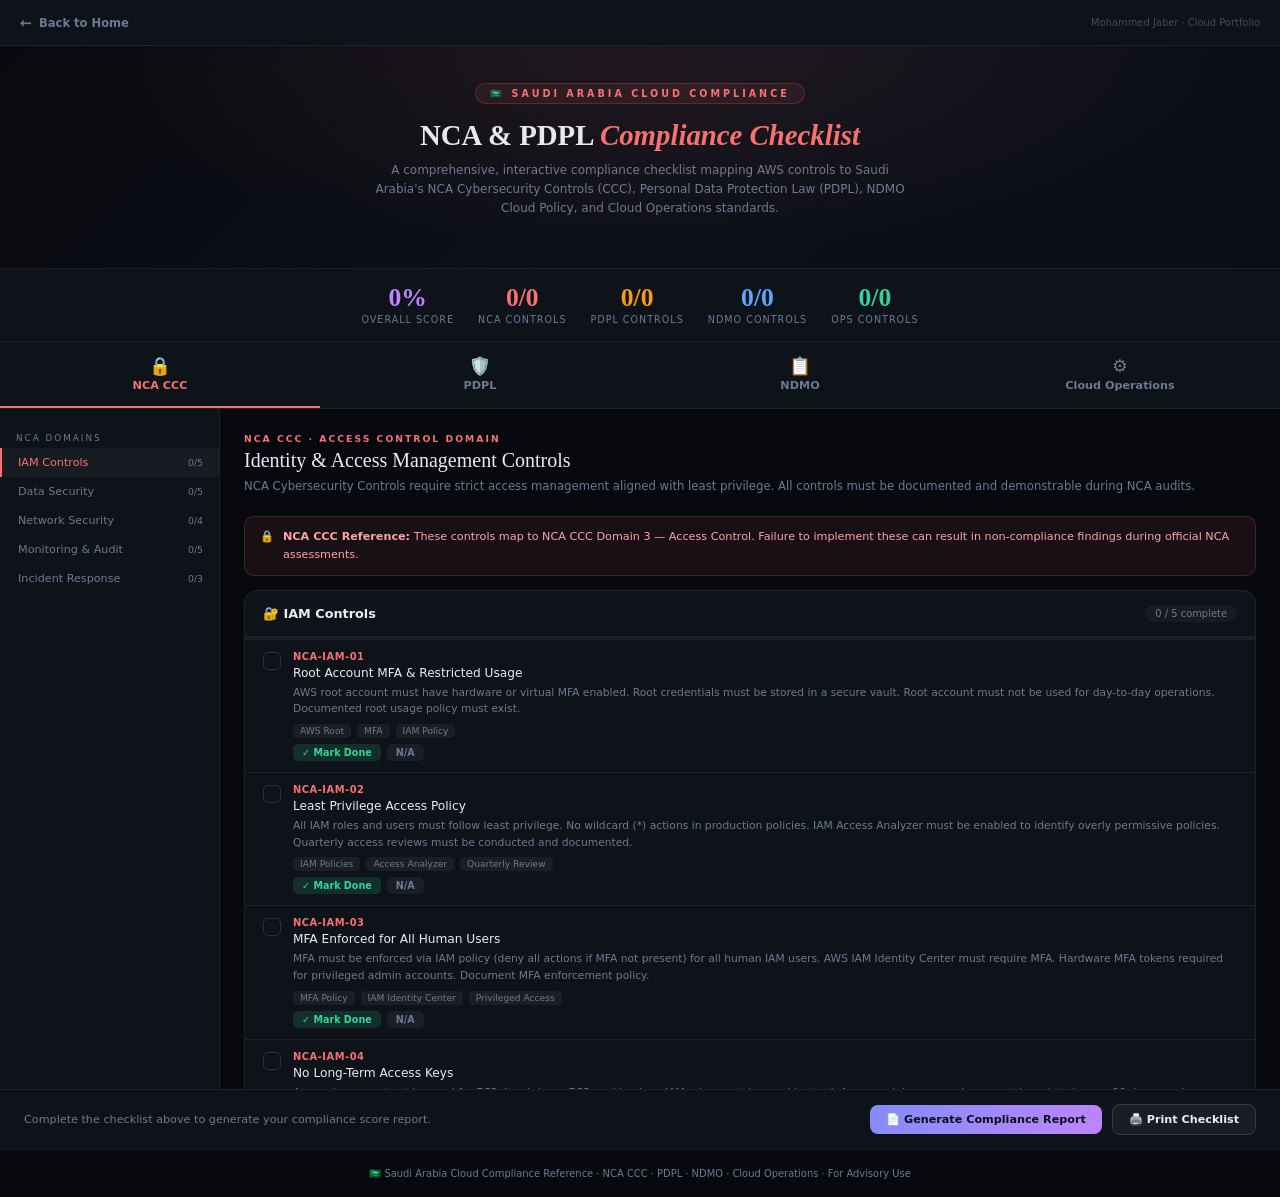
<file: nca-pdpl-compliance.html>
<!DOCTYPE html>
<html lang="en">
<head>
<meta charset="UTF-8">
<meta name="viewport" content="width=device-width, initial-scale=1.0">
<title>NCA & PDPL Cloud Compliance Checklist — Saudi Arabia</title>
<style>
  :root {
    --bg:#07090f; --surface:#0e1219; --surface2:#141820;
    --border:rgba(255,255,255,0.07); --border2:rgba(255,255,255,0.12);
    --text:#e8edf5; --muted:#6b7a94;
    --green:#34d399; --red:#f87171; --gold:#f59e0b;
    --blue:#60a5fa; --accent:#c084fc; --accent2:#818cf8;
  }
  *{box-sizing:border-box;margin:0;padding:0;}
  body{background:var(--bg);color:var(--text);font-family:'Segoe UI',system-ui,sans-serif;min-height:100vh;}

  /* HEADER */
  .header{background:linear-gradient(135deg,#080a0f,#0d1018,#0a0e18);border-bottom:1px solid var(--border);padding:36px 24px 30px;text-align:center;position:relative;overflow:hidden;}
  .header::before{content:'';position:absolute;inset:0;background:radial-gradient(ellipse at 50% 0%,rgba(248,113,113,0.09) 0%,transparent 65%);}
  .header-badge{display:inline-block;font-size:0.6rem;letter-spacing:3px;text-transform:uppercase;color:var(--red);font-weight:700;background:rgba(248,113,113,0.08);border:1px solid rgba(248,113,113,0.2);padding:4px 14px;border-radius:20px;margin-bottom:14px;}
  .header h1{font-family:Georgia,serif;font-size:1.8rem;color:var(--text);margin-bottom:8px;line-height:1.2;}
  .header h1 span{color:var(--red);font-style:italic;}
  .header-sub{font-size:0.75rem;color:var(--muted);max-width:540px;margin:0 auto 20px;line-height:1.6;}

  /* SCORE BANNER */
  .score-banner{display:flex;justify-content:center;gap:24px;flex-wrap:wrap;padding:16px 24px;background:var(--surface);border-bottom:1px solid var(--border);}
  .score-item{text-align:center;}
  .score-num{font-family:Georgia,serif;font-size:1.6rem;font-weight:700;line-height:1;}
  .score-label{font-size:0.6rem;color:var(--muted);text-transform:uppercase;letter-spacing:1px;margin-top:3px;}
  .s-total{color:var(--accent);}
  .s-nca{color:var(--red);}
  .s-pdpl{color:var(--gold);}
  .s-ndmo{color:var(--blue);}
  .s-ops{color:var(--green);}

  /* FRAMEWORK TABS */
  .fw-tabs{display:flex;overflow-x:auto;scrollbar-width:none;background:var(--surface);border-bottom:1px solid var(--border);}
  .fw-tabs::-webkit-scrollbar{display:none;}
  .fw-tab{flex:1;min-width:140px;padding:14px 10px;text-align:center;cursor:pointer;font-size:0.7rem;font-weight:600;color:var(--muted);border-bottom:2px solid transparent;transition:all 0.2s;white-space:nowrap;}
  .fw-tab:hover{color:var(--text);}
  .fw-tab.t-nca.active{color:var(--red);border-bottom-color:var(--red);}
  .fw-tab.t-pdpl.active{color:var(--gold);border-bottom-color:var(--gold);}
  .fw-tab.t-ndmo.active{color:var(--blue);border-bottom-color:var(--blue);}
  .fw-tab.t-ops.active{color:var(--green);border-bottom-color:var(--green);}
  .fw-tab .tab-icon{display:block;font-size:1.1rem;margin-bottom:3px;}

  /* LAYOUT */
  .layout{display:grid;grid-template-columns:220px 1fr;min-height:calc(100vh - 220px);}
  .sidebar{background:var(--surface);border-right:1px solid var(--border);padding:14px 0;overflow-y:auto;}
  .sb-label{font-size:0.55rem;color:var(--muted);text-transform:uppercase;letter-spacing:2px;padding:10px 16px 5px;}
  .sb-item{display:flex;align-items:center;gap:9px;padding:8px 16px;cursor:pointer;font-size:0.7rem;color:var(--muted);transition:all 0.15s;border-left:2px solid transparent;}
  .sb-item:hover{color:var(--text);background:rgba(255,255,255,0.03);}
  .sb-item.active{color:var(--text);background:rgba(255,255,255,0.04);border-left-color:currentColor;}
  .sb-nca.active{color:var(--red);}
  .sb-pdpl.active{color:var(--gold);}
  .sb-ndmo.active{color:var(--blue);}
  .sb-ops.active{color:var(--green);}
  .sb-prog{font-size:0.58rem;color:var(--muted);margin-left:auto;}

  /* CONTENT */
  .content{padding:24px;overflow-y:auto;max-height:calc(100vh - 220px);}
  .fw-panel{display:none;}
  .fw-panel.active{display:block;animation:fadeUp 0.2s ease;}
  .section-panel{display:none;}
  .section-panel.active{display:block;animation:fadeUp 0.2s ease;}
  @keyframes fadeUp{from{opacity:0;transform:translateY(6px);}to{opacity:1;transform:translateY(0);}}

  /* SECTION HEAD */
  .s-head{margin-bottom:20px;}
  .s-ey{font-size:0.58rem;letter-spacing:2px;text-transform:uppercase;font-weight:700;margin-bottom:5px;}
  .ey-nca{color:var(--red);}
  .ey-pdpl{color:var(--gold);}
  .ey-ndmo{color:var(--blue);}
  .ey-ops{color:var(--green);}
  .s-title{font-family:Georgia,serif;font-size:1.25rem;color:var(--text);margin-bottom:5px;}
  .s-desc{font-size:0.73rem;color:var(--muted);line-height:1.65;}

  /* ALERT */
  .alert{border-radius:10px;padding:11px 15px;margin-bottom:14px;font-size:0.7rem;line-height:1.6;display:flex;gap:9px;}
  .a-red{background:rgba(248,113,113,0.07);border:1px solid rgba(248,113,113,0.2);color:#fca5a5;}
  .a-gold{background:rgba(245,158,11,0.07);border:1px solid rgba(245,158,11,0.2);color:#fbbf24;}
  .a-blue{background:rgba(96,165,250,0.07);border:1px solid rgba(96,165,250,0.2);color:var(--blue);}
  .a-green{background:rgba(52,211,153,0.07);border:1px solid rgba(52,211,153,0.2);color:var(--green);}

  /* CHECKLIST */
  .checklist-group{background:var(--surface);border:1px solid var(--border);border-radius:14px;margin-bottom:14px;overflow:hidden;}
  .cg-header{padding:14px 18px;border-bottom:1px solid var(--border);display:flex;justify-content:space-between;align-items:center;}
  .cg-title{font-size:0.8rem;font-weight:700;color:var(--text);}
  .cg-prog{font-size:0.62rem;color:var(--muted);background:rgba(255,255,255,0.04);padding:3px 10px;border-radius:10px;}
  .cg-prog-bar{height:3px;background:rgba(255,255,255,0.05);margin:0;}
  .cg-prog-fill{height:100%;border-radius:0;transition:width 0.4s ease;}

  .checklist{list-style:none;}
  .cl-item{display:flex;gap:12px;align-items:flex-start;padding:11px 18px;border-bottom:1px solid var(--border);cursor:pointer;transition:background 0.15s;}
  .cl-item:last-child{border-bottom:none;}
  .cl-item:hover{background:rgba(255,255,255,0.02);}
  .cl-box{width:18px;height:18px;border-radius:5px;border:1px solid var(--border2);flex-shrink:0;display:flex;align-items:center;justify-content:center;font-size:0.65rem;transition:all 0.2s;margin-top:1px;}
  .cl-item.done .cl-box{background:var(--green);border-color:var(--green);color:#0a0e1a;font-weight:700;}
  .cl-item.na .cl-box{background:rgba(107,122,148,0.2);border-color:var(--muted);color:var(--muted);}
  .cl-body{}
  .cl-ctrl{font-size:0.62rem;font-weight:700;letter-spacing:0.5px;margin-bottom:3px;}
  .ctrl-nca{color:var(--red);}
  .ctrl-pdpl{color:var(--gold);}
  .ctrl-ndmo{color:var(--blue);}
  .ctrl-ops{color:var(--green);}
  .cl-title{font-size:0.76rem;color:var(--text);margin-bottom:3px;line-height:1.4;}
  .cl-desc{font-size:0.67rem;color:var(--muted);line-height:1.55;}
  .cl-meta{display:flex;gap:6px;margin-top:6px;flex-wrap:wrap;}
  .cl-tag{font-size:0.57rem;padding:2px 7px;border-radius:4px;background:rgba(255,255,255,0.05);color:var(--muted);}
  .cl-actions{display:flex;gap:6px;margin-top:6px;}
  .cl-btn{font-size:0.6rem;padding:3px 9px;border-radius:5px;border:none;cursor:pointer;font-family:inherit;font-weight:600;transition:opacity 0.2s;}
  .btn-done{background:rgba(52,211,153,0.15);color:var(--green);}
  .btn-na{background:rgba(107,122,148,0.12);color:var(--muted);}
  .btn-done:hover,.btn-na:hover{opacity:0.8;}

  /* TABLE */
  .tbl{width:100%;border-collapse:collapse;font-size:0.7rem;margin-bottom:14px;}
  .tbl th{background:rgba(255,255,255,0.04);color:var(--muted);font-size:0.59rem;text-transform:uppercase;letter-spacing:1px;padding:8px 12px;text-align:left;border-bottom:1px solid var(--border);}
  .tbl td{padding:9px 12px;border-bottom:1px solid var(--border);color:var(--text);vertical-align:top;line-height:1.5;}
  .tbl tr:last-child td{border-bottom:none;}
  .badge{display:inline-block;padding:2px 8px;border-radius:5px;font-size:0.58rem;font-weight:700;}
  .b-red{background:rgba(248,113,113,0.12);color:var(--red);}
  .b-gold{background:rgba(245,158,11,0.12);color:var(--gold);}
  .b-green{background:rgba(52,211,153,0.12);color:var(--green);}
  .b-blue{background:rgba(96,165,250,0.12);color:var(--blue);}

  /* EXPORT */
  .export-bar{background:var(--surface);border-top:1px solid var(--border);padding:14px 24px;display:flex;gap:10px;align-items:center;flex-wrap:wrap;}
  .export-label{font-size:0.7rem;color:var(--muted);flex:1;}
  .exp-btn{padding:8px 16px;border-radius:8px;font-size:0.7rem;font-weight:700;cursor:pointer;border:none;font-family:inherit;transition:all 0.2s;}
  .exp-primary{background:linear-gradient(135deg,var(--accent2),var(--accent));color:#0a0e1a;}
  .exp-ghost{background:rgba(255,255,255,0.05);border:1px solid var(--border2);color:var(--text);}

  footer{border-top:1px solid var(--border);text-align:center;padding:18px;font-size:0.62rem;color:var(--muted);}

  @media(max-width:680px){.layout{grid-template-columns:1fr;}.sidebar{display:none;}}
</style>
</head>
<body>
<style>
.md-backbar{background:#0e1219;border-bottom:1px solid rgba(255,255,255,0.07);padding:0 20px;position:sticky;top:0;z-index:999;display:flex;align-items:center;height:46px;font-family:'Segoe UI',system-ui,sans-serif;}
.md-backbar a{display:flex;align-items:center;gap:7px;font-size:0.72rem;font-weight:600;color:#6b7a94;text-decoration:none;transition:color 0.2s;}
.md-backbar a:hover{color:#c084fc;}
.md-backbar a:hover .md-arrow{transform:translateX(-3px);}
.md-arrow{font-size:0.9rem;display:inline-block;transition:transform 0.2s;}
.md-backbar .md-sitename{margin-left:auto;font-size:0.62rem;color:#6b7a94;opacity:0.55;}
</style>
<div class="md-backbar">
  <a href="index.html"><span class="md-arrow">←</span> Back to Home</a>
  <span class="md-sitename">Mohammed Jaber · Cloud Portfolio</span>
</div>

<!-- HEADER -->
<div class="header">
  <div class="header-badge">🇸🇦 Saudi Arabia Cloud Compliance</div>
  <h1>NCA & PDPL <span>Compliance Checklist</span></h1>
  <p class="header-sub">A comprehensive, interactive compliance checklist mapping AWS controls to Saudi Arabia's NCA Cybersecurity Controls (CCC), Personal Data Protection Law (PDPL), NDMO Cloud Policy, and Cloud Operations standards.</p>
</div>

<!-- SCORE BANNER -->
<div class="score-banner">
  <div class="score-item"><div class="score-num s-total" id="sc-total">0%</div><div class="score-label">Overall Score</div></div>
  <div class="score-item"><div class="score-num s-nca" id="sc-nca">0/0</div><div class="score-label">NCA Controls</div></div>
  <div class="score-item"><div class="score-num s-pdpl" id="sc-pdpl">0/0</div><div class="score-label">PDPL Controls</div></div>
  <div class="score-item"><div class="score-num s-ndmo" id="sc-ndmo">0/0</div><div class="score-label">NDMO Controls</div></div>
  <div class="score-item"><div class="score-num s-ops" id="sc-ops">0/0</div><div class="score-label">Ops Controls</div></div>
</div>

<!-- FRAMEWORK TABS -->
<div class="fw-tabs">
  <div class="fw-tab t-nca active" id="tab-nca" onclick="switchFW('nca')"><span class="tab-icon">🔒</span>NCA CCC</div>
  <div class="fw-tab t-pdpl" id="tab-pdpl" onclick="switchFW('pdpl')"><span class="tab-icon">🛡️</span>PDPL</div>
  <div class="fw-tab t-ndmo" id="tab-ndmo" onclick="switchFW('ndmo')"><span class="tab-icon">📋</span>NDMO</div>
  <div class="fw-tab t-ops" id="tab-ops" onclick="switchFW('ops')"><span class="tab-icon">⚙️</span>Cloud Operations</div>
</div>

<!-- LAYOUT -->
<div class="layout">

  <!-- SIDEBAR -->
  <div class="sidebar">
    <!-- NCA -->
    <div id="sb-nca">
      <div class="sb-label">NCA Domains</div>
      <div class="sb-item sb-nca active" onclick="switchSection('nca','iam')">IAM Controls <span class="sb-prog" id="sp-nca-iam">0/5</span></div>
      <div class="sb-item sb-nca" onclick="switchSection('nca','data')">Data Security <span class="sb-prog" id="sp-nca-data">0/5</span></div>
      <div class="sb-item sb-nca" onclick="switchSection('nca','network')">Network Security <span class="sb-prog" id="sp-nca-network">0/4</span></div>
      <div class="sb-item sb-nca" onclick="switchSection('nca','monitor')">Monitoring & Audit <span class="sb-prog" id="sp-nca-monitor">0/5</span></div>
      <div class="sb-item sb-nca" onclick="switchSection('nca','incident')">Incident Response <span class="sb-prog" id="sp-nca-incident">0/3</span></div>
    </div>
    <!-- PDPL -->
    <div id="sb-pdpl" style="display:none">
      <div class="sb-label">PDPL Articles</div>
      <div class="sb-item sb-pdpl active" onclick="switchSection('pdpl','residency')">Data Residency <span class="sb-prog" id="sp-pdpl-residency">0/4</span></div>
      <div class="sb-item sb-pdpl" onclick="switchSection('pdpl','consent')">Consent & Rights <span class="sb-prog" id="sp-pdpl-consent">0/4</span></div>
      <div class="sb-item sb-pdpl" onclick="switchSection('pdpl','protection')">Data Protection <span class="sb-prog" id="sp-pdpl-protection">0/5</span></div>
      <div class="sb-item sb-pdpl" onclick="switchSection('pdpl','transfer')">Cross-Border Transfer <span class="sb-prog" id="sp-pdpl-transfer">0/3</span></div>
    </div>
    <!-- NDMO -->
    <div id="sb-ndmo" style="display:none">
      <div class="sb-label">NDMO Domains</div>
      <div class="sb-item sb-ndmo active" onclick="switchSection('ndmo','classify')">Data Classification <span class="sb-prog" id="sp-ndmo-classify">0/4</span></div>
      <div class="sb-item sb-ndmo" onclick="switchSection('ndmo','model')">Deployment Model <span class="sb-prog" id="sp-ndmo-model">0/3</span></div>
      <div class="sb-item sb-ndmo" onclick="switchSection('ndmo','gov')">Data Governance <span class="sb-prog" id="sp-ndmo-gov">0/4</span></div>
    </div>
    <!-- OPS -->
    <div id="sb-ops" style="display:none">
      <div class="sb-label">Operations</div>
      <div class="sb-item sb-ops active" onclick="switchSection('ops','config')">Config & Hardening <span class="sb-prog" id="sp-ops-config">0/5</span></div>
      <div class="sb-item sb-ops" onclick="switchSection('ops','patch')">Patch & Vuln Mgmt <span class="sb-prog" id="sp-ops-patch">0/4</span></div>
      <div class="sb-item sb-ops" onclick="switchSection('ops','backup')">Backup & Recovery <span class="sb-prog" id="sp-ops-backup">0/4</span></div>
    </div>
  </div>

  <!-- CONTENT -->
  <div class="content">

    <!-- ═══════════ NCA ═══════════ -->
    <div class="fw-panel active" id="fw-nca">

      <!-- NCA IAM -->
      <div class="section-panel active" id="nca-iam">
        <div class="s-head">
          <div class="s-ey ey-nca">NCA CCC · Access Control Domain</div>
          <div class="s-title">Identity & Access Management Controls</div>
          <div class="s-desc">NCA Cybersecurity Controls require strict access management aligned with least privilege. All controls must be documented and demonstrable during NCA audits.</div>
        </div>
        <div class="alert a-red">🔒 <span><strong>NCA CCC Reference:</strong> These controls map to NCA CCC Domain 3 — Access Control. Failure to implement these can result in non-compliance findings during official NCA assessments.</span></div>
        <div class="checklist-group" id="cg-nca-iam">
          <div class="cg-header"><div class="cg-title">🔐 IAM Controls</div><div class="cg-prog" id="cp-nca-iam">0 / 5 complete</div></div>
          <div class="cg-prog-bar"><div class="cg-prog-fill" id="cpf-nca-iam" style="width:0%;background:var(--red);"></div></div>
          <ul class="checklist" id="cl-nca-iam">
            <li class="cl-item" onclick="toggleItem(this,'nca','iam')">
              <div class="cl-box"></div>
              <div class="cl-body">
                <div class="cl-ctrl ctrl-nca">NCA-IAM-01</div>
                <div class="cl-title">Root Account MFA & Restricted Usage</div>
                <div class="cl-desc">AWS root account must have hardware or virtual MFA enabled. Root credentials must be stored in a secure vault. Root account must not be used for day-to-day operations. Documented root usage policy must exist.</div>
                <div class="cl-meta"><span class="cl-tag">AWS Root</span><span class="cl-tag">MFA</span><span class="cl-tag">IAM Policy</span></div>
                <div class="cl-actions">
                  <button class="cl-btn btn-done" onclick="event.stopPropagation();markDone(this)">✓ Mark Done</button>
                  <button class="cl-btn btn-na" onclick="event.stopPropagation();markNA(this)">N/A</button>
                </div>
              </div>
            </li>
            <li class="cl-item" onclick="toggleItem(this,'nca','iam')">
              <div class="cl-box"></div>
              <div class="cl-body">
                <div class="cl-ctrl ctrl-nca">NCA-IAM-02</div>
                <div class="cl-title">Least Privilege Access Policy</div>
                <div class="cl-desc">All IAM roles and users must follow least privilege. No wildcard (*) actions in production policies. IAM Access Analyzer must be enabled to identify overly permissive policies. Quarterly access reviews must be conducted and documented.</div>
                <div class="cl-meta"><span class="cl-tag">IAM Policies</span><span class="cl-tag">Access Analyzer</span><span class="cl-tag">Quarterly Review</span></div>
                <div class="cl-actions">
                  <button class="cl-btn btn-done" onclick="event.stopPropagation();markDone(this)">✓ Mark Done</button>
                  <button class="cl-btn btn-na" onclick="event.stopPropagation();markNA(this)">N/A</button>
                </div>
              </div>
            </li>
            <li class="cl-item" onclick="toggleItem(this,'nca','iam')">
              <div class="cl-box"></div>
              <div class="cl-body">
                <div class="cl-ctrl ctrl-nca">NCA-IAM-03</div>
                <div class="cl-title">MFA Enforced for All Human Users</div>
                <div class="cl-desc">MFA must be enforced via IAM policy (deny all actions if MFA not present) for all human IAM users. AWS IAM Identity Center must require MFA. Hardware MFA tokens required for privileged admin accounts. Document MFA enforcement policy.</div>
                <div class="cl-meta"><span class="cl-tag">MFA Policy</span><span class="cl-tag">IAM Identity Center</span><span class="cl-tag">Privileged Access</span></div>
                <div class="cl-actions">
                  <button class="cl-btn btn-done" onclick="event.stopPropagation();markDone(this)">✓ Mark Done</button>
                  <button class="cl-btn btn-na" onclick="event.stopPropagation();markNA(this)">N/A</button>
                </div>
              </div>
            </li>
            <li class="cl-item" onclick="toggleItem(this,'nca','iam')">
              <div class="cl-box"></div>
              <div class="cl-body">
                <div class="cl-ctrl ctrl-nca">NCA-IAM-04</div>
                <div class="cl-title">No Long-Term Access Keys</div>
                <div class="cl-desc">Access keys must not be used for EC2, Lambda, or ECS workloads — IAM roles must be used instead. Any remaining access keys must be rotated every 90 days maximum. AWS Config rule iam-access-keys-rotated must be active and reporting green.</div>
                <div class="cl-meta"><span class="cl-tag">Access Keys</span><span class="cl-tag">IAM Roles</span><span class="cl-tag">AWS Config</span></div>
                <div class="cl-actions">
                  <button class="cl-btn btn-done" onclick="event.stopPropagation();markDone(this)">✓ Mark Done</button>
                  <button class="cl-btn btn-na" onclick="event.stopPropagation();markNA(this)">N/A</button>
                </div>
              </div>
            </li>
            <li class="cl-item" onclick="toggleItem(this,'nca','iam')">
              <div class="cl-box"></div>
              <div class="cl-body">
                <div class="cl-ctrl ctrl-nca">NCA-IAM-05</div>
                <div class="cl-title">Service Control Policies (SCPs) Enforced</div>
                <div class="cl-desc">AWS Organizations SCPs must enforce: deny use of non-approved regions, deny disabling CloudTrail or GuardDuty, deny creation of public S3 buckets, deny IAM changes without MFA. SCPs must be documented and reviewed semi-annually.</div>
                <div class="cl-meta"><span class="cl-tag">AWS Organizations</span><span class="cl-tag">SCPs</span><span class="cl-tag">Preventive Controls</span></div>
                <div class="cl-actions">
                  <button class="cl-btn btn-done" onclick="event.stopPropagation();markDone(this)">✓ Mark Done</button>
                  <button class="cl-btn btn-na" onclick="event.stopPropagation();markNA(this)">N/A</button>
                </div>
              </div>
            </li>
          </ul>
        </div>
      </div>

      <!-- NCA DATA -->
      <div class="section-panel" id="nca-data">
        <div class="s-head">
          <div class="s-ey ey-nca">NCA CCC · Data Security Domain</div>
          <div class="s-title">Data Security Controls</div>
          <div class="s-desc">NCA requires protection of data at rest and in transit with documented encryption standards and key management procedures.</div>
        </div>
        <div class="checklist-group" id="cg-nca-data">
          <div class="cg-header"><div class="cg-title">🗄️ Data Security Controls</div><div class="cg-prog" id="cp-nca-data">0 / 5 complete</div></div>
          <div class="cg-prog-bar"><div class="cg-prog-fill" id="cpf-nca-data" style="width:0%;background:var(--red);"></div></div>
          <ul class="checklist" id="cl-nca-data">
            <li class="cl-item" onclick="toggleItem(this,'nca','data')"><div class="cl-box"></div><div class="cl-body"><div class="cl-ctrl ctrl-nca">NCA-DAT-01</div><div class="cl-title">Encryption at Rest — All Storage Services</div><div class="cl-desc">S3 buckets: SSE-KMS enabled by default. EBS volumes: encrypted using KMS CMK. RDS instances: encryption enabled at creation. ElastiCache: encryption at rest enabled. AWS Config rule: encrypted-volumes must report compliant.</div><div class="cl-meta"><span class="cl-tag">KMS</span><span class="cl-tag">S3 SSE</span><span class="cl-tag">EBS Encryption</span><span class="cl-tag">RDS Encryption</span></div><div class="cl-actions"><button class="cl-btn btn-done" onclick="event.stopPropagation();markDone(this)">✓ Mark Done</button><button class="cl-btn btn-na" onclick="event.stopPropagation();markNA(this)">N/A</button></div></div></li>
            <li class="cl-item" onclick="toggleItem(this,'nca','data')"><div class="cl-box"></div><div class="cl-body"><div class="cl-ctrl ctrl-nca">NCA-DAT-02</div><div class="cl-title">Encryption in Transit — TLS 1.2+ Enforced</div><div class="cl-desc">All ALBs: HTTPS listeners only, HTTP redirects to HTTPS. API Gateway: TLS 1.2 minimum policy. S3 bucket policies: deny non-HTTPS access (aws:SecureTransport condition). RDS: require_ssl parameter enabled. Document TLS policy version standards.</div><div class="cl-meta"><span class="cl-tag">TLS 1.2+</span><span class="cl-tag">ACM</span><span class="cl-tag">HTTPS Enforcement</span></div><div class="cl-actions"><button class="cl-btn btn-done" onclick="event.stopPropagation();markDone(this)">✓ Mark Done</button><button class="cl-btn btn-na" onclick="event.stopPropagation();markNA(this)">N/A</button></div></div></li>
            <li class="cl-item" onclick="toggleItem(this,'nca','data')"><div class="cl-box"></div><div class="cl-body"><div class="cl-ctrl ctrl-nca">NCA-DAT-03</div><div class="cl-title">AWS KMS Key Management Policy</div><div class="cl-desc">Customer Managed Keys (CMKs) must be used for sensitive data. Key rotation must be enabled (annual automatic rotation). Key policies must follow least privilege. Key usage must be auditable via CloudTrail. Key administrators and key users must be separate roles.</div><div class="cl-meta"><span class="cl-tag">KMS CMK</span><span class="cl-tag">Key Rotation</span><span class="cl-tag">Key Policy</span></div><div class="cl-actions"><button class="cl-btn btn-done" onclick="event.stopPropagation();markDone(this)">✓ Mark Done</button><button class="cl-btn btn-na" onclick="event.stopPropagation();markNA(this)">N/A</button></div></div></li>
            <li class="cl-item" onclick="toggleItem(this,'nca','data')"><div class="cl-box"></div><div class="cl-body"><div class="cl-ctrl ctrl-nca">NCA-DAT-04</div><div class="cl-title">S3 Block Public Access — Account Level</div><div class="cl-desc">Block Public Access must be enabled at the account level AND each bucket level. AWS Config rule s3-bucket-public-read-prohibited and s3-bucket-public-write-prohibited must be active. Results must show 100% compliant. Any exceptions require documented business justification and CISO approval.</div><div class="cl-meta"><span class="cl-tag">S3 BPA</span><span class="cl-tag">AWS Config</span><span class="cl-tag">Account Level</span></div><div class="cl-actions"><button class="cl-btn btn-done" onclick="event.stopPropagation();markDone(this)">✓ Mark Done</button><button class="cl-btn btn-na" onclick="event.stopPropagation();markNA(this)">N/A</button></div></div></li>
            <li class="cl-item" onclick="toggleItem(this,'nca','data')"><div class="cl-box"></div><div class="cl-body"><div class="cl-ctrl ctrl-nca">NCA-DAT-05</div><div class="cl-title">Secrets & Credentials in AWS Secrets Manager</div><div class="cl-desc">All database passwords, API keys, certificates, and service credentials must be stored in AWS Secrets Manager — never in code, environment variables, or SSM Parameter Store (unencrypted). Automatic rotation must be enabled where supported. Secret access must be audited via CloudTrail.</div><div class="cl-meta"><span class="cl-tag">Secrets Manager</span><span class="cl-tag">Rotation</span><span class="cl-tag">No Plaintext Secrets</span></div><div class="cl-actions"><button class="cl-btn btn-done" onclick="event.stopPropagation();markDone(this)">✓ Mark Done</button><button class="cl-btn btn-na" onclick="event.stopPropagation();markNA(this)">N/A</button></div></div></li>
          </ul>
        </div>
      </div>

      <!-- NCA NETWORK -->
      <div class="section-panel" id="nca-network">
        <div class="s-head">
          <div class="s-ey ey-nca">NCA CCC · Network Security Domain</div>
          <div class="s-title">Network Security Controls</div>
          <div class="s-desc">Network segmentation and perimeter controls are mandatory NCA requirements for all cloud-hosted systems processing government or sensitive data.</div>
        </div>
        <div class="checklist-group" id="cg-nca-network">
          <div class="cg-header"><div class="cg-title">🌐 Network Controls</div><div class="cg-prog" id="cp-nca-network">0 / 4 complete</div></div>
          <div class="cg-prog-bar"><div class="cg-prog-fill" id="cpf-nca-network" style="width:0%;background:var(--red);"></div></div>
          <ul class="checklist" id="cl-nca-network">
            <li class="cl-item" onclick="toggleItem(this,'nca','network')"><div class="cl-box"></div><div class="cl-body"><div class="cl-ctrl ctrl-nca">NCA-NET-01</div><div class="cl-title">VPC Network Segmentation (3-Tier)</div><div class="cl-desc">All workloads must be deployed in a VPC with clear network segmentation: Public tier (load balancers only), Private tier (application servers), Data tier (databases, caches). No database or application instances should have public IP addresses. Network diagrams must be documented and current.</div><div class="cl-meta"><span class="cl-tag">VPC</span><span class="cl-tag">Subnets</span><span class="cl-tag">3-Tier Architecture</span></div><div class="cl-actions"><button class="cl-btn btn-done" onclick="event.stopPropagation();markDone(this)">✓ Mark Done</button><button class="cl-btn btn-na" onclick="event.stopPropagation();markNA(this)">N/A</button></div></div></li>
            <li class="cl-item" onclick="toggleItem(this,'nca','network')"><div class="cl-box"></div><div class="cl-body"><div class="cl-ctrl ctrl-nca">NCA-NET-02</div><div class="cl-title">AWS WAF Deployed on Public Endpoints</div><div class="cl-desc">AWS WAF must be deployed in front of all internet-facing ALBs, CloudFront distributions, and API Gateways. AWS Managed Rule Groups (Core Rule Set, Known Bad Inputs) must be enabled. Rate limiting rules must be configured. WAF logs must be shipped to S3 and retained for minimum 1 year.</div><div class="cl-meta"><span class="cl-tag">WAF</span><span class="cl-tag">Managed Rules</span><span class="cl-tag">Rate Limiting</span></div><div class="cl-actions"><button class="cl-btn btn-done" onclick="event.stopPropagation();markDone(this)">✓ Mark Done</button><button class="cl-btn btn-na" onclick="event.stopPropagation();markNA(this)">N/A</button></div></div></li>
            <li class="cl-item" onclick="toggleItem(this,'nca','network')"><div class="cl-box"></div><div class="cl-body"><div class="cl-ctrl ctrl-nca">NCA-NET-03</div><div class="cl-title">VPC Flow Logs Enabled</div><div class="cl-desc">VPC Flow Logs must be enabled for all VPCs, capturing ACCEPT and REJECT traffic. Logs must be delivered to CloudWatch Logs and/or S3. Retention: minimum 90 days hot storage, 1 year archive. Flow logs must be monitored for anomalies and unauthorized access attempts.</div><div class="cl-meta"><span class="cl-tag">VPC Flow Logs</span><span class="cl-tag">CloudWatch</span><span class="cl-tag">1-Year Retention</span></div><div class="cl-actions"><button class="cl-btn btn-done" onclick="event.stopPropagation();markDone(this)">✓ Mark Done</button><button class="cl-btn btn-na" onclick="event.stopPropagation();markNA(this)">N/A</button></div></div></li>
            <li class="cl-item" onclick="toggleItem(this,'nca','network')"><div class="cl-box"></div><div class="cl-body"><div class="cl-ctrl ctrl-nca">NCA-NET-04</div><div class="cl-title">No Direct SSH/RDP Access to Production</div><div class="cl-desc">Port 22 (SSH) and 3389 (RDP) must not be open to 0.0.0.0/0 on any production Security Group. All administrative access must use AWS Systems Manager Session Manager (no open ports required, full audit trail). This must be verified via AWS Config rule restricted-ssh.</div><div class="cl-meta"><span class="cl-tag">Session Manager</span><span class="cl-tag">Security Groups</span><span class="cl-tag">AWS Config</span></div><div class="cl-actions"><button class="cl-btn btn-done" onclick="event.stopPropagation();markDone(this)">✓ Mark Done</button><button class="cl-btn btn-na" onclick="event.stopPropagation();markNA(this)">N/A</button></div></div></li>
          </ul>
        </div>
      </div>

      <!-- NCA MONITORING -->
      <div class="section-panel" id="nca-monitor">
        <div class="s-head">
          <div class="s-ey ey-nca">NCA CCC · Monitoring Domain</div>
          <div class="s-title">Monitoring & Audit Controls</div>
          <div class="s-desc">Comprehensive audit logging and continuous monitoring are mandatory. NCA auditors will request evidence of log retention, monitoring coverage, and alert response times.</div>
        </div>
        <div class="checklist-group" id="cg-nca-monitor">
          <div class="cg-header"><div class="cg-title">📊 Monitoring & Audit Controls</div><div class="cg-prog" id="cp-nca-monitor">0 / 5 complete</div></div>
          <div class="cg-prog-bar"><div class="cg-prog-fill" id="cpf-nca-monitor" style="width:0%;background:var(--red);"></div></div>
          <ul class="checklist" id="cl-nca-monitor">
            <li class="cl-item" onclick="toggleItem(this,'nca','monitor')"><div class="cl-box"></div><div class="cl-body"><div class="cl-ctrl ctrl-nca">NCA-MON-01</div><div class="cl-title">AWS CloudTrail Multi-Region Trail</div><div class="cl-desc">A multi-region CloudTrail trail must be active and logging all management and data events across all AWS accounts. Log file validation must be enabled to detect tampering. Logs delivered to a dedicated S3 bucket with MFA Delete enabled. CloudTrail must not be modifiable by non-security-admin roles.</div><div class="cl-meta"><span class="cl-tag">CloudTrail</span><span class="cl-tag">Multi-Region</span><span class="cl-tag">Log Integrity</span></div><div class="cl-actions"><button class="cl-btn btn-done" onclick="event.stopPropagation();markDone(this)">✓ Mark Done</button><button class="cl-btn btn-na" onclick="event.stopPropagation();markNA(this)">N/A</button></div></div></li>
            <li class="cl-item" onclick="toggleItem(this,'nca','monitor')"><div class="cl-box"></div><div class="cl-body"><div class="cl-ctrl ctrl-nca">NCA-MON-02</div><div class="cl-title">AWS GuardDuty Enabled All Accounts</div><div class="cl-desc">GuardDuty must be enabled in every AWS account and every region. GuardDuty findings must be centralized to a Security account using GuardDuty delegated administrator. All HIGH severity findings must trigger automated notification within 15 minutes. Finding closure must be documented.</div><div class="cl-meta"><span class="cl-tag">GuardDuty</span><span class="cl-tag">All Accounts</span><span class="cl-tag">All Regions</span></div><div class="cl-actions"><button class="cl-btn btn-done" onclick="event.stopPropagation();markDone(this)">✓ Mark Done</button><button class="cl-btn btn-na" onclick="event.stopPropagation();markNA(this)">N/A</button></div></div></li>
            <li class="cl-item" onclick="toggleItem(this,'nca','monitor')"><div class="cl-box"></div><div class="cl-body"><div class="cl-ctrl ctrl-nca">NCA-MON-03</div><div class="cl-title">AWS Security Hub Enabled & Configured</div><div class="cl-desc">Security Hub must be enabled with CIS AWS Foundations Benchmark standard active. Score must be above 80% compliance. Findings must be reviewed weekly minimum. Critical findings must be remediated within 24 hours. Security Hub findings must feed into an operational dashboard reviewed by security team daily.</div><div class="cl-meta"><span class="cl-tag">Security Hub</span><span class="cl-tag">CIS Benchmark</span><span class="cl-tag">80%+ Score</span></div><div class="cl-actions"><button class="cl-btn btn-done" onclick="event.stopPropagation();markDone(this)">✓ Mark Done</button><button class="cl-btn btn-na" onclick="event.stopPropagation();markNA(this)">N/A</button></div></div></li>
            <li class="cl-item" onclick="toggleItem(this,'nca','monitor')"><div class="cl-box"></div><div class="cl-body"><div class="cl-ctrl ctrl-nca">NCA-MON-04</div><div class="cl-title">AWS Config Rules — Continuous Compliance</div><div class="cl-desc">AWS Config must be enabled in all accounts and regions. Minimum required rules: encrypted-volumes, restricted-ssh, s3-bucket-public-read-prohibited, iam-root-access-key-check, cloudtrail-enabled, mfa-enabled-for-iam-console-access. Non-compliant resources must trigger auto-remediation or immediate notification.</div><div class="cl-meta"><span class="cl-tag">AWS Config</span><span class="cl-tag">Compliance Rules</span><span class="cl-tag">Auto Remediation</span></div><div class="cl-actions"><button class="cl-btn btn-done" onclick="event.stopPropagation();markDone(this)">✓ Mark Done</button><button class="cl-btn btn-na" onclick="event.stopPropagation();markNA(this)">N/A</button></div></div></li>
            <li class="cl-item" onclick="toggleItem(this,'nca','monitor')"><div class="cl-box"></div><div class="cl-body"><div class="cl-ctrl ctrl-nca">NCA-MON-05</div><div class="cl-title">Log Retention Policy — Minimum 1 Year</div><div class="cl-desc">All security-relevant logs (CloudTrail, VPC Flow, ALB Access, WAF, GuardDuty) must be retained for minimum 1 year: 90 days in CloudWatch Logs (hot), remaining in S3 (warm/cold). S3 lifecycle policies must automate tier transitions. Log deletion must require MFA and security-admin approval.</div><div class="cl-meta"><span class="cl-tag">1-Year Retention</span><span class="cl-tag">S3 Lifecycle</span><span class="cl-tag">CloudWatch Logs</span></div><div class="cl-actions"><button class="cl-btn btn-done" onclick="event.stopPropagation();markDone(this)">✓ Mark Done</button><button class="cl-btn btn-na" onclick="event.stopPropagation();markNA(this)">N/A</button></div></div></li>
          </ul>
        </div>
      </div>

      <!-- NCA INCIDENT -->
      <div class="section-panel" id="nca-incident">
        <div class="s-head">
          <div class="s-ey ey-nca">NCA CCC · Incident Response Domain</div>
          <div class="s-title">Incident Response Controls</div>
          <div class="s-desc">NCA requires a documented, tested incident response capability. Evidence of IR plan existence, testing frequency, and response times are reviewed during assessments.</div>
        </div>
        <div class="checklist-group" id="cg-nca-incident">
          <div class="cg-header"><div class="cg-title">🚨 Incident Response Controls</div><div class="cg-prog" id="cp-nca-incident">0 / 3 complete</div></div>
          <div class="cg-prog-bar"><div class="cg-prog-fill" id="cpf-nca-incident" style="width:0%;background:var(--red);"></div></div>
          <ul class="checklist" id="cl-nca-incident">
            <li class="cl-item" onclick="toggleItem(this,'nca','incident')"><div class="cl-box"></div><div class="cl-body"><div class="cl-ctrl ctrl-nca">NCA-INC-01</div><div class="cl-title">Documented Cloud Incident Response Plan</div><div class="cl-desc">A written Cloud Incident Response Plan (IRP) must exist and cover: classification levels (P1–P4), escalation paths, notification requirements (internal + NCA reporting), containment procedures, evidence preservation, and post-incident review process. Plan must be approved by CISO and reviewed annually.</div><div class="cl-meta"><span class="cl-tag">IRP Document</span><span class="cl-tag">Classification</span><span class="cl-tag">CISO Approved</span></div><div class="cl-actions"><button class="cl-btn btn-done" onclick="event.stopPropagation();markDone(this)">✓ Mark Done</button><button class="cl-btn btn-na" onclick="event.stopPropagation();markNA(this)">N/A</button></div></div></li>
            <li class="cl-item" onclick="toggleItem(this,'nca','incident')"><div class="cl-box"></div><div class="cl-body"><div class="cl-ctrl ctrl-nca">NCA-INC-02</div><div class="cl-title">Automated Incident Detection & Alerting</div><div class="cl-desc">GuardDuty HIGH findings must trigger automated SNS notifications to the security team within 15 minutes. EventBridge rules must auto-isolate compromised EC2 instances. A 24/7 on-call security rotation must be documented. Mean Time to Detect (MTTD) must be tracked and reported monthly.</div><div class="cl-meta"><span class="cl-tag">GuardDuty</span><span class="cl-tag">EventBridge</span><span class="cl-tag">24/7 On-Call</span></div><div class="cl-actions"><button class="cl-btn btn-done" onclick="event.stopPropagation();markDone(this)">✓ Mark Done</button><button class="cl-btn btn-na" onclick="event.stopPropagation();markNA(this)">N/A</button></div></div></li>
            <li class="cl-item" onclick="toggleItem(this,'nca','incident')"><div class="cl-box"></div><div class="cl-body"><div class="cl-ctrl ctrl-nca">NCA-INC-03</div><div class="cl-title">Annual Incident Response Testing (Tabletop)</div><div class="cl-desc">A full tabletop exercise or simulation of a security incident must be conducted annually. Scenarios must include: data breach, ransomware, account compromise, and insider threat. Results must be documented with lessons learned and improvement action items tracked to closure. Evidence must be available for NCA audit.</div><div class="cl-meta"><span class="cl-tag">Tabletop Exercise</span><span class="cl-tag">Annual</span><span class="cl-tag">Documentation</span></div><div class="cl-actions"><button class="cl-btn btn-done" onclick="event.stopPropagation();markDone(this)">✓ Mark Done</button><button class="cl-btn btn-na" onclick="event.stopPropagation();markNA(this)">N/A</button></div></div></li>
          </ul>
        </div>
      </div>
    </div><!-- /fw-nca -->

    <!-- ═══════════ PDPL ═══════════ -->
    <div class="fw-panel" id="fw-pdpl">

      <div class="section-panel active" id="pdpl-residency">
        <div class="s-head">
          <div class="s-ey ey-pdpl">PDPL · Data Residency</div>
          <div class="s-title">Data Residency Controls</div>
          <div class="s-desc">PDPL requires that personal data of Saudi residents be stored and processed within Saudi Arabia or approved jurisdictions. Non-compliance carries significant financial penalties.</div>
        </div>
        <div class="alert a-gold">🇸🇦 <span><strong>Primary Region:</strong> AWS Middle East (Bahrain) — me-south-1 is the primary compliant region for Saudi personal data. AWS UAE (ae-central-1) may be acceptable as secondary — confirm with SDAIA guidance and legal counsel for your specific data classification.</span></div>
        <div class="checklist-group" id="cg-pdpl-residency">
          <div class="cg-header"><div class="cg-title">📍 Data Residency Controls</div><div class="cg-prog" id="cp-pdpl-residency">0 / 4 complete</div></div>
          <div class="cg-prog-bar"><div class="cg-prog-fill" id="cpf-pdpl-residency" style="width:0%;background:var(--gold);"></div></div>
          <ul class="checklist" id="cl-pdpl-residency">
            <li class="cl-item" onclick="toggleItem(this,'pdpl','residency')"><div class="cl-box"></div><div class="cl-body"><div class="cl-ctrl ctrl-pdpl">PDPL-RES-01</div><div class="cl-title">Personal Data Stored in Approved AWS Region</div><div class="cl-desc">All personal data as defined by PDPL (name, ID number, contact info, financial data, health data, location data) must be stored in AWS me-south-1 (Bahrain) or another SDAIA-approved region. Data mapping document must identify all services containing personal data and their regions. Verified by configuration review.</div><div class="cl-meta"><span class="cl-tag">me-south-1</span><span class="cl-tag">Data Mapping</span><span class="cl-tag">SDAIA Approved</span></div><div class="cl-actions"><button class="cl-btn btn-done" onclick="event.stopPropagation();markDone(this)">✓ Mark Done</button><button class="cl-btn btn-na" onclick="event.stopPropagation();markNA(this)">N/A</button></div></div></li>
            <li class="cl-item" onclick="toggleItem(this,'pdpl','residency')"><div class="cl-box"></div><div class="cl-body"><div class="cl-ctrl ctrl-pdpl">PDPL-RES-02</div><div class="cl-title">SCP Preventing Data Replication to Non-Approved Regions</div><div class="cl-desc">AWS Organizations SCP must deny S3 replication, RDS snapshots, and DynamoDB global tables to non-approved regions. S3 bucket replication rules must be audited quarterly. AWS Config rule s3-bucket-replication-enabled must flag any unexpected replication configurations for immediate review.</div><div class="cl-meta"><span class="cl-tag">SCPs</span><span class="cl-tag">Region Restriction</span><span class="cl-tag">S3 Replication Control</span></div><div class="cl-actions"><button class="cl-btn btn-done" onclick="event.stopPropagation();markDone(this)">✓ Mark Done</button><button class="cl-btn btn-na" onclick="event.stopPropagation();markNA(this)">N/A</button></div></div></li>
            <li class="cl-item" onclick="toggleItem(this,'pdpl','residency')"><div class="cl-box"></div><div class="cl-body"><div class="cl-ctrl ctrl-pdpl">PDPL-RES-03</div><div class="cl-title">Personal Data Inventory & Classification</div><div class="cl-desc">A complete inventory of all personal data assets must be maintained: what data, which systems, what classification level, retention period, legal basis for processing. Amazon Macie must be enabled on all S3 buckets containing personal data to automatically discover and classify sensitive data. Inventory reviewed quarterly.</div><div class="cl-meta"><span class="cl-tag">Amazon Macie</span><span class="cl-tag">Data Inventory</span><span class="cl-tag">Classification</span></div><div class="cl-actions"><button class="cl-btn btn-done" onclick="event.stopPropagation();markDone(this)">✓ Mark Done</button><button class="cl-btn btn-na" onclick="event.stopPropagation();markNA(this)">N/A</button></div></div></li>
            <li class="cl-item" onclick="toggleItem(this,'pdpl','residency')"><div class="cl-box"></div><div class="cl-body"><div class="cl-ctrl ctrl-pdpl">PDPL-RES-04</div><div class="cl-title">Data Retention & Deletion Policy Enforced</div><div class="cl-desc">Documented retention periods must exist for all personal data categories. S3 Object Lock and lifecycle policies must enforce automated deletion at retention expiry. RDS automated backup retention must not exceed the defined period. Annual data purge must be documented and evidenced. Right to erasure requests must be processable within 30 days.</div><div class="cl-meta"><span class="cl-tag">S3 Object Lock</span><span class="cl-tag">Lifecycle Policies</span><span class="cl-tag">Right to Erasure</span></div><div class="cl-actions"><button class="cl-btn btn-done" onclick="event.stopPropagation();markDone(this)">✓ Mark Done</button><button class="cl-btn btn-na" onclick="event.stopPropagation();markNA(this)">N/A</button></div></div></li>
          </ul>
        </div>
      </div>

      <div class="section-panel" id="pdpl-consent">
        <div class="s-head"><div class="s-ey ey-pdpl">PDPL · Consent & Rights</div><div class="s-title">Consent & Data Subject Rights Controls</div><div class="s-desc">PDPL gives Saudi data subjects specific rights over their personal data. Technical controls must enable these rights to be fulfilled within defined timeframes.</div></div>
        <div class="checklist-group" id="cg-pdpl-consent">
          <div class="cg-header"><div class="cg-title">🤝 Consent & Rights Controls</div><div class="cg-prog" id="cp-pdpl-consent">0 / 4 complete</div></div>
          <div class="cg-prog-bar"><div class="cg-prog-fill" id="cpf-pdpl-consent" style="width:0%;background:var(--gold);"></div></div>
          <ul class="checklist" id="cl-pdpl-consent">
            <li class="cl-item" onclick="toggleItem(this,'pdpl','consent')"><div class="cl-box"></div><div class="cl-body"><div class="cl-ctrl ctrl-pdpl">PDPL-CON-01</div><div class="cl-title">Consent Management System Implemented</div><div class="cl-desc">A technical system for capturing, storing, and proving user consent must be implemented. Consent must be explicit, specific, informed, and withdrawable. Consent records must be stored durably (S3 with versioning) with timestamps. Withdrawal of consent must trigger automated downstream data deletion workflows.</div><div class="cl-meta"><span class="cl-tag">Consent Records</span><span class="cl-tag">S3 Versioning</span><span class="cl-tag">Withdrawal Workflow</span></div><div class="cl-actions"><button class="cl-btn btn-done" onclick="event.stopPropagation();markDone(this)">✓ Mark Done</button><button class="cl-btn btn-na" onclick="event.stopPropagation();markNA(this)">N/A</button></div></div></li>
            <li class="cl-item" onclick="toggleItem(this,'pdpl','consent')"><div class="cl-box"></div><div class="cl-body"><div class="cl-ctrl ctrl-pdpl">PDPL-CON-02</div><div class="cl-title">Data Subject Access Request (DSAR) Process</div><div class="cl-desc">A documented and tested process for handling Data Subject Access Requests must exist. DSARs must be fulfilled within 30 days. Technical capability to export all personal data for a specific individual must be implemented and tested. Process must be documented in the Privacy Notice.</div><div class="cl-meta"><span class="cl-tag">DSAR Process</span><span class="cl-tag">30-Day SLA</span><span class="cl-tag">Data Export</span></div><div class="cl-actions"><button class="cl-btn btn-done" onclick="event.stopPropagation();markDone(this)">✓ Mark Done</button><button class="cl-btn btn-na" onclick="event.stopPropagation();markNA(this)">N/A</button></div></div></li>
            <li class="cl-item" onclick="toggleItem(this,'pdpl','consent')"><div class="cl-box"></div><div class="cl-body"><div class="cl-ctrl ctrl-pdpl">PDPL-CON-03</div><div class="cl-title">Privacy Notice Published & Current</div><div class="cl-desc">A PDPL-compliant Privacy Notice must be published and accessible. It must state: what data is collected, legal basis, purpose, retention period, third-party sharing, data subject rights, and contact for requests. Notice must be reviewed annually and updated within 30 days of material changes to data processing.</div><div class="cl-meta"><span class="cl-tag">Privacy Notice</span><span class="cl-tag">Legal Basis</span><span class="cl-tag">Annual Review</span></div><div class="cl-actions"><button class="cl-btn btn-done" onclick="event.stopPropagation();markDone(this)">✓ Mark Done</button><button class="cl-btn btn-na" onclick="event.stopPropagation();markNA(this)">N/A</button></div></div></li>
            <li class="cl-item" onclick="toggleItem(this,'pdpl','consent')"><div class="cl-box"></div><div class="cl-body"><div class="cl-ctrl ctrl-pdpl">PDPL-CON-04</div><div class="cl-title">Data Breach Notification Process</div><div class="cl-desc">A documented data breach notification process must exist. SDAIA must be notified within 72 hours of discovering a personal data breach. Affected data subjects must be notified without undue delay when breach is high-risk. GuardDuty + Macie findings must feed into breach detection workflows with automated escalation.</div><div class="cl-meta"><span class="cl-tag">72-Hour Notification</span><span class="cl-tag">SDAIA</span><span class="cl-tag">Breach Detection</span></div><div class="cl-actions"><button class="cl-btn btn-done" onclick="event.stopPropagation();markDone(this)">✓ Mark Done</button><button class="cl-btn btn-na" onclick="event.stopPropagation();markNA(this)">N/A</button></div></div></li>
          </ul>
        </div>
      </div>

      <div class="section-panel" id="pdpl-protection">
        <div class="s-head"><div class="s-ey ey-pdpl">PDPL · Data Protection</div><div class="s-title">Technical Data Protection Controls</div><div class="s-desc">PDPL requires appropriate technical and organizational measures to protect personal data — these are the specific AWS technical controls that demonstrate compliance.</div></div>
        <div class="checklist-group" id="cg-pdpl-protection">
          <div class="cg-header"><div class="cg-title">🔒 Data Protection Controls</div><div class="cg-prog" id="cp-pdpl-protection">0 / 5 complete</div></div>
          <div class="cg-prog-bar"><div class="cg-prog-fill" id="cpf-pdpl-protection" style="width:0%;background:var(--gold);"></div></div>
          <ul class="checklist" id="cl-pdpl-protection">
            <li class="cl-item" onclick="toggleItem(this,'pdpl','protection')"><div class="cl-box"></div><div class="cl-body"><div class="cl-ctrl ctrl-pdpl">PDPL-PRO-01</div><div class="cl-title">Amazon Macie for Personal Data Discovery</div><div class="cl-desc">Amazon Macie must be enabled on all S3 buckets that may contain personal data. Macie findings must be reviewed weekly. Any new S3 buckets must be automatically enrolled in Macie scanning via automation. Macie findings that identify unprotected personal data must trigger immediate remediation workflow.</div><div class="cl-meta"><span class="cl-tag">Amazon Macie</span><span class="cl-tag">S3 Scanning</span><span class="cl-tag">Auto Enrollment</span></div><div class="cl-actions"><button class="cl-btn btn-done" onclick="event.stopPropagation();markDone(this)">✓ Mark Done</button><button class="cl-btn btn-na" onclick="event.stopPropagation();markNA(this)">N/A</button></div></div></li>
            <li class="cl-item" onclick="toggleItem(this,'pdpl','protection')"><div class="cl-box"></div><div class="cl-body"><div class="cl-ctrl ctrl-pdpl">PDPL-PRO-02</div><div class="cl-title">Pseudonymization / Anonymization for Non-Production</div><div class="cl-desc">Personal data must never be copied to dev or test environments without anonymization or pseudonymization. A documented data masking process must exist. Production database dumps must be scrubbed before use in lower environments. This must be enforced technically — not just by policy.</div><div class="cl-meta"><span class="cl-tag">Data Masking</span><span class="cl-tag">Anonymization</span><span class="cl-tag">Non-Prod Control</span></div><div class="cl-actions"><button class="cl-btn btn-done" onclick="event.stopPropagation();markDone(this)">✓ Mark Done</button><button class="cl-btn btn-na" onclick="event.stopPropagation();markNA(this)">N/A</button></div></div></li>
            <li class="cl-item" onclick="toggleItem(this,'pdpl','protection')"><div class="cl-box"></div><div class="cl-body"><div class="cl-ctrl ctrl-pdpl">PDPL-PRO-03</div><div class="cl-title">Data Access Logging for Personal Data Stores</div><div class="cl-desc">All access to systems containing personal data must be logged. RDS: enable Enhanced Monitoring + audit log. DynamoDB: enable CloudTrail data events. S3: enable server access logging + CloudTrail data events. Logs must be retained 1 year and reviewed for anomalous access patterns.</div><div class="cl-meta"><span class="cl-tag">RDS Audit Logs</span><span class="cl-tag">CloudTrail Data Events</span><span class="cl-tag">S3 Access Logs</span></div><div class="cl-actions"><button class="cl-btn btn-done" onclick="event.stopPropagation();markDone(this)">✓ Mark Done</button><button class="cl-btn btn-na" onclick="event.stopPropagation();markNA(this)">N/A</button></div></div></li>
            <li class="cl-item" onclick="toggleItem(this,'pdpl','protection')"><div class="cl-box"></div><div class="cl-body"><div class="cl-ctrl ctrl-pdpl">PDPL-PRO-04</div><div class="cl-title">Privacy Impact Assessment (PIA) for New Systems</div><div class="cl-desc">A Privacy Impact Assessment must be completed before deploying any new system that processes personal data. PIA must assess: data flows, risks, controls, legal basis. PIAs must be documented, approved by DPO/Legal, and stored. AWS Well-Architected security review must be linked to PIA for cloud workloads.</div><div class="cl-meta"><span class="cl-tag">PIA Process</span><span class="cl-tag">DPO Approval</span><span class="cl-tag">WAF Security Review</span></div><div class="cl-actions"><button class="cl-btn btn-done" onclick="event.stopPropagation();markDone(this)">✓ Mark Done</button><button class="cl-btn btn-na" onclick="event.stopPropagation();markNA(this)">N/A</button></div></div></li>
            <li class="cl-item" onclick="toggleItem(this,'pdpl','protection')"><div class="cl-box"></div><div class="cl-body"><div class="cl-ctrl ctrl-pdpl">PDPL-PRO-05</div><div class="cl-title">Third-Party Processor Agreements (DPAs)</div><div class="cl-desc">Data Processing Agreements must be in place with all third-party processors of personal data, including AWS (via AWS DPA), SaaS providers, analytics tools, and support vendors. DPAs must be reviewed annually. A register of all processors must be maintained. AWS Artifact provides AWS compliance documents on demand.</div><div class="cl-meta"><span class="cl-tag">AWS DPA</span><span class="cl-tag">AWS Artifact</span><span class="cl-tag">Processor Register</span></div><div class="cl-actions"><button class="cl-btn btn-done" onclick="event.stopPropagation();markDone(this)">✓ Mark Done</button><button class="cl-btn btn-na" onclick="event.stopPropagation();markNA(this)">N/A</button></div></div></li>
          </ul>
        </div>
      </div>

      <div class="section-panel" id="pdpl-transfer">
        <div class="s-head"><div class="s-ey ey-pdpl">PDPL · Cross-Border Transfer</div><div class="s-title">Cross-Border Data Transfer Controls</div><div class="s-desc">PDPL restricts transfer of personal data outside Saudi Arabia. Where cross-border transfers are necessary, specific conditions and safeguards must be in place.</div></div>
        <div class="checklist-group" id="cg-pdpl-transfer">
          <div class="cg-header"><div class="cg-title">🌍 Cross-Border Transfer Controls</div><div class="cg-prog" id="cp-pdpl-transfer">0 / 3 complete</div></div>
          <div class="cg-prog-bar"><div class="cg-prog-fill" id="cpf-pdpl-transfer" style="width:0%;background:var(--gold);"></div></div>
          <ul class="checklist" id="cl-pdpl-transfer">
            <li class="cl-item" onclick="toggleItem(this,'pdpl','transfer')"><div class="cl-box"></div><div class="cl-body"><div class="cl-ctrl ctrl-pdpl">PDPL-TRN-01</div><div class="cl-title">Cross-Border Transfer Register & Legal Basis</div><div class="cl-desc">All cross-border personal data transfers must be documented in a transfer register: destination country, data categories, legal basis, safeguards in place. Legal basis options: SDAIA adequacy decision, appropriate safeguards (Standard Contractual Clauses equivalent), or explicit consent. Register reviewed quarterly by DPO.</div><div class="cl-meta"><span class="cl-tag">Transfer Register</span><span class="cl-tag">Legal Basis</span><span class="cl-tag">SCCs</span></div><div class="cl-actions"><button class="cl-btn btn-done" onclick="event.stopPropagation();markDone(this)">✓ Mark Done</button><button class="cl-btn btn-na" onclick="event.stopPropagation();markNA(this)">N/A</button></div></div></li>
            <li class="cl-item" onclick="toggleItem(this,'pdpl','transfer')"><div class="cl-box"></div><div class="cl-body"><div class="cl-ctrl ctrl-pdpl">PDPL-TRN-02</div><div class="cl-title">VPC Endpoints to Prevent Unintended Data Transfer</div><div class="cl-desc">VPC Endpoints (Gateway and Interface) must be used for all AWS service access to ensure data does not traverse the public internet and stays within the AWS backbone. S3 bucket policies must include condition: aws:sourceVpce to restrict access to approved VPC endpoints only, preventing unauthorized data movement.</div><div class="cl-meta"><span class="cl-tag">VPC Endpoints</span><span class="cl-tag">PrivateLink</span><span class="cl-tag">Bucket Policy Conditions</span></div><div class="cl-actions"><button class="cl-btn btn-done" onclick="event.stopPropagation();markDone(this)">✓ Mark Done</button><button class="cl-btn btn-na" onclick="event.stopPropagation();markNA(this)">N/A</button></div></div></li>
            <li class="cl-item" onclick="toggleItem(this,'pdpl','transfer')"><div class="cl-box"></div><div class="cl-body"><div class="cl-ctrl ctrl-pdpl">PDPL-TRN-03</div><div class="cl-title">AWS CloudFront Origin Shield in Approved Region</div><div class="cl-desc">If CloudFront is used to serve content that includes personal data, Origin Shield must be configured to use a location in or nearest to Saudi Arabia. Cache behaviors must be reviewed to ensure personal data is not cached at unapproved edge locations. Signed URLs/cookies must be used for private personal content.</div><div class="cl-meta"><span class="cl-tag">CloudFront</span><span class="cl-tag">Origin Shield</span><span class="cl-tag">Signed URLs</span></div><div class="cl-actions"><button class="cl-btn btn-done" onclick="event.stopPropagation();markDone(this)">✓ Mark Done</button><button class="cl-btn btn-na" onclick="event.stopPropagation();markNA(this)">N/A</button></div></div></li>
          </ul>
        </div>
      </div>
    </div><!-- /fw-pdpl -->

    <!-- ═══════════ NDMO ═══════════ -->
    <div class="fw-panel" id="fw-ndmo">
      <div class="section-panel active" id="ndmo-classify">
        <div class="s-head"><div class="s-ey ey-ndmo">NDMO · Data Classification</div><div class="s-title">Government Data Classification Controls</div><div class="s-desc">NDMO defines government data classification levels. Cloud architecture must enforce controls appropriate to each classification level.</div></div>
        <div class="card" style="background:var(--surface);border:1px solid var(--border);border-radius:14px;padding:18px;margin-bottom:14px;">
          <div class="card-title" style="font-size:0.8rem;font-weight:700;color:var(--text);margin-bottom:10px;">📊 NDMO Data Classification Levels & AWS Controls</div>
          <table class="tbl">
            <thead><tr><th>Level</th><th>Description</th><th>Required AWS Controls</th><th>Cloud Model</th></tr></thead>
            <tbody>
              <tr><td><span class="badge b-green">Public</span></td><td>Non-sensitive, publicly available data</td><td>Basic encryption, public S3 (if intentional)</td><td>Public Cloud ✅</td></tr>
              <tr><td><span class="badge b-blue">Internal</span></td><td>Internal use, low sensitivity</td><td>KMS encryption, private subnets, access control</td><td>Public Cloud ✅</td></tr>
              <tr><td><span class="badge b-gold">Confidential</span></td><td>Sensitive business/government data</td><td>CMK encryption, MFA, audit logging, VPC isolation</td><td>Public Cloud (KSA region) ✅</td></tr>
              <tr><td><span class="badge b-red">Restricted</span></td><td>Highly sensitive, national security</td><td>Dedicated tenancy, CMK, HSM, enhanced monitoring</td><td>Private/Gov Cloud only</td></tr>
            </tbody>
          </table>
        </div>
        <div class="checklist-group" id="cg-ndmo-classify">
          <div class="cg-header"><div class="cg-title">📋 Classification Controls</div><div class="cg-prog" id="cp-ndmo-classify">0 / 4 complete</div></div>
          <div class="cg-prog-bar"><div class="cg-prog-fill" id="cpf-ndmo-classify" style="width:0%;background:var(--blue);"></div></div>
          <ul class="checklist" id="cl-ndmo-classify">
            <li class="cl-item" onclick="toggleItem(this,'ndmo','classify')"><div class="cl-box"></div><div class="cl-body"><div class="cl-ctrl ctrl-ndmo">NDMO-CLS-01</div><div class="cl-title">Data Classification Tags on All Resources</div><div class="cl-desc">All AWS resources containing data must have a DataClassification tag (Public / Internal / Confidential / Restricted). SCPs must enforce different controls per classification level. AWS Config must flag resources without classification tags. Tag policies must enforce valid values only.</div><div class="cl-meta"><span class="cl-tag">Classification Tags</span><span class="cl-tag">Tag Policies</span><span class="cl-tag">SCPs</span></div><div class="cl-actions"><button class="cl-btn btn-done" onclick="event.stopPropagation();markDone(this)">✓ Mark Done</button><button class="cl-btn btn-na" onclick="event.stopPropagation();markNA(this)">N/A</button></div></div></li>
            <li class="cl-item" onclick="toggleItem(this,'ndmo','classify')"><div class="cl-box"></div><div class="cl-body"><div class="cl-ctrl ctrl-ndmo">NDMO-CLS-02</div><div class="cl-title">Confidential Data — CMK Encryption Required</div><div class="cl-desc">All data classified as Confidential or Restricted must be encrypted with Customer Managed Keys (CMK) — not AWS managed keys. Key policies must restrict key usage to approved roles. Key usage must be logged and auditable. Annual key review must be conducted.</div><div class="cl-meta"><span class="cl-tag">CMK</span><span class="cl-tag">KMS Key Policy</span><span class="cl-tag">Annual Review</span></div><div class="cl-actions"><button class="cl-btn btn-done" onclick="event.stopPropagation();markDone(this)">✓ Mark Done</button><button class="cl-btn btn-na" onclick="event.stopPropagation();markNA(this)">N/A</button></div></div></li>
            <li class="cl-item" onclick="toggleItem(this,'ndmo','classify')"><div class="cl-box"></div><div class="cl-body"><div class="cl-ctrl ctrl-ndmo">NDMO-CLS-03</div><div class="cl-title">Restricted Data — Dedicated Tenancy Assessment</div><div class="cl-desc">Any data classified as Restricted must be assessed for whether dedicated tenancy (Dedicated Hosts or Dedicated Instances) is required. Assessment must be documented with CISO sign-off. If dedicated tenancy is required, it must be enforced via IAM policy condition ec2:Tenancy.</div><div class="cl-meta"><span class="cl-tag">Dedicated Hosts</span><span class="cl-tag">Tenancy Policy</span><span class="cl-tag">CISO Sign-off</span></div><div class="cl-actions"><button class="cl-btn btn-done" onclick="event.stopPropagation();markDone(this)">✓ Mark Done</button><button class="cl-btn btn-na" onclick="event.stopPropagation();markNA(this)">N/A</button></div></div></li>
            <li class="cl-item" onclick="toggleItem(this,'ndmo','classify')"><div class="cl-box"></div><div class="cl-body"><div class="cl-ctrl ctrl-ndmo">NDMO-CLS-04</div><div class="cl-title">Annual Data Classification Review</div><div class="cl-desc">All data classification assignments must be reviewed annually for accuracy. New data assets must be classified within 30 days of creation. Classification changes must go through a formal change management process. Classification register must be maintained and accessible to auditors.</div><div class="cl-meta"><span class="cl-tag">Annual Review</span><span class="cl-tag">30-Day Window</span><span class="cl-tag">Change Management</span></div><div class="cl-actions"><button class="cl-btn btn-done" onclick="event.stopPropagation();markDone(this)">✓ Mark Done</button><button class="cl-btn btn-na" onclick="event.stopPropagation();markNA(this)">N/A</button></div></div></li>
          </ul>
        </div>
      </div>

      <div class="section-panel" id="ndmo-model">
        <div class="s-head"><div class="s-ey ey-ndmo">NDMO · Deployment Model</div><div class="s-title">Cloud Deployment Model Controls</div><div class="s-desc">NDMO defines approved cloud deployment models for government data. The deployment model must match the data classification level.</div></div>
        <div class="checklist-group" id="cg-ndmo-model">
          <div class="cg-header"><div class="cg-title">☁️ Deployment Model Controls</div><div class="cg-prog" id="cp-ndmo-model">0 / 3 complete</div></div>
          <div class="cg-prog-bar"><div class="cg-prog-fill" id="cpf-ndmo-model" style="width:0%;background:var(--blue);"></div></div>
          <ul class="checklist" id="cl-ndmo-model">
            <li class="cl-item" onclick="toggleItem(this,'ndmo','model')"><div class="cl-box"></div><div class="cl-body"><div class="cl-ctrl ctrl-ndmo">NDMO-MOD-01</div><div class="cl-title">Cloud Deployment Model Document</div><div class="cl-desc">A documented Cloud Deployment Model policy must define which cloud model (public, private, hybrid, community) is approved for each data classification level. Policy must be approved by the Data Governance Committee and reviewed annually. AWS Shared Responsibility Model must be documented and understood.</div><div class="cl-meta"><span class="cl-tag">Deployment Policy</span><span class="cl-tag">DGC Approval</span><span class="cl-tag">Shared Responsibility</span></div><div class="cl-actions"><button class="cl-btn btn-done" onclick="event.stopPropagation();markDone(this)">✓ Mark Done</button><button class="cl-btn btn-na" onclick="event.stopPropagation();markNA(this)">N/A</button></div></div></li>
            <li class="cl-item" onclick="toggleItem(this,'ndmo','model')"><div class="cl-box"></div><div class="cl-body"><div class="cl-ctrl ctrl-ndmo">NDMO-MOD-02</div><div class="cl-title">Digital Government Standard 5.13.2 Milestones</div><div class="cl-desc">Progress against DGA Standard 5.13.2 cloud adoption milestones must be tracked and reported. Current milestone status must be documented. Roadmap to next milestone must exist. Evidence of milestone achievement must be maintained for DGA reporting. Annual report submission to DGA must be completed.</div><div class="cl-meta"><span class="cl-tag">DGA Standard</span><span class="cl-tag">Milestone Tracking</span><span class="cl-tag">Annual Report</span></div><div class="cl-actions"><button class="cl-btn btn-done" onclick="event.stopPropagation();markDone(this)">✓ Mark Done</button><button class="cl-btn btn-na" onclick="event.stopPropagation();markNA(this)">N/A</button></div></div></li>
            <li class="cl-item" onclick="toggleItem(this,'ndmo','model')"><div class="cl-box"></div><div class="cl-body"><div class="cl-ctrl ctrl-ndmo">NDMO-MOD-03</div><div class="cl-title">Cloud Service Provider Risk Assessment</div><div class="cl-desc">A formal risk assessment of AWS as a cloud service provider must be conducted and documented. Assessment must cover: data sovereignty, service reliability, security certifications (ISO 27001, SOC 2, PCI DSS), exit strategy, and lock-in risk. AWS Artifact must be used to retrieve AWS compliance reports. Assessment renewed every 2 years.</div><div class="cl-meta"><span class="cl-tag">CSP Risk Assessment</span><span class="cl-tag">AWS Artifact</span><span class="cl-tag">Exit Strategy</span></div><div class="cl-actions"><button class="cl-btn btn-done" onclick="event.stopPropagation();markDone(this)">✓ Mark Done</button><button class="cl-btn btn-na" onclick="event.stopPropagation();markNA(this)">N/A</button></div></div></li>
          </ul>
        </div>
      </div>

      <div class="section-panel" id="ndmo-gov">
        <div class="s-head"><div class="s-ey ey-ndmo">NDMO · Data Governance</div><div class="s-title">Data Governance Controls</div><div class="s-desc">NDMO requires formal data governance structures to manage government data across its lifecycle in cloud environments.</div></div>
        <div class="checklist-group" id="cg-ndmo-gov">
          <div class="cg-header"><div class="cg-title">🏛️ Data Governance Controls</div><div class="cg-prog" id="cp-ndmo-gov">0 / 4 complete</div></div>
          <div class="cg-prog-bar"><div class="cg-prog-fill" id="cpf-ndmo-gov" style="width:0%;background:var(--blue);"></div></div>
          <ul class="checklist" id="cl-ndmo-gov">
            <li class="cl-item" onclick="toggleItem(this,'ndmo','gov')"><div class="cl-box"></div><div class="cl-body"><div class="cl-ctrl ctrl-ndmo">NDMO-GOV-01</div><div class="cl-title">Data Steward Assignments</div><div class="cl-desc">Named data stewards must be assigned for all critical data domains in the cloud environment. Steward responsibilities must be documented: classification decisions, quality oversight, access approvals, retention decisions. Steward assignments must be tracked and updated on personnel changes.</div><div class="cl-meta"><span class="cl-tag">Data Stewards</span><span class="cl-tag">Responsibilities</span><span class="cl-tag">Documented</span></div><div class="cl-actions"><button class="cl-btn btn-done" onclick="event.stopPropagation();markDone(this)">✓ Mark Done</button><button class="cl-btn btn-na" onclick="event.stopPropagation();markNA(this)">N/A</button></div></div></li>
            <li class="cl-item" onclick="toggleItem(this,'ndmo','gov')"><div class="cl-box"></div><div class="cl-body"><div class="cl-ctrl ctrl-ndmo">NDMO-GOV-02</div><div class="cl-title">AWS Lake Formation for Data Catalog</div><div class="cl-desc">AWS Glue Data Catalog or Lake Formation must be implemented to catalog all data assets in the cloud. Catalog must include: data location, schema, classification, owner, sensitivity level. Data lineage must be trackable. Catalog must be searchable and accessible to authorized data stewards.</div><div class="cl-meta"><span class="cl-tag">AWS Glue</span><span class="cl-tag">Lake Formation</span><span class="cl-tag">Data Catalog</span></div><div class="cl-actions"><button class="cl-btn btn-done" onclick="event.stopPropagation();markDone(this)">✓ Mark Done</button><button class="cl-btn btn-na" onclick="event.stopPropagation();markNA(this)">N/A</button></div></div></li>
            <li class="cl-item" onclick="toggleItem(this,'ndmo','gov')"><div class="cl-box"></div><div class="cl-body"><div class="cl-ctrl ctrl-ndmo">NDMO-GOV-03</div><div class="cl-title">Data Quality Standards & Monitoring</div><div class="cl-desc">Data quality standards must be defined for critical data domains: completeness, accuracy, consistency, timeliness, uniqueness. AWS Glue DataBrew or custom Lambda functions must monitor quality metrics. Quality dashboards must be reviewed by data stewards monthly. Quality issues must be tracked to resolution.</div><div class="cl-meta"><span class="cl-tag">Data Quality</span><span class="cl-tag">Glue DataBrew</span><span class="cl-tag">Monthly Review</span></div><div class="cl-actions"><button class="cl-btn btn-done" onclick="event.stopPropagation();markDone(this)">✓ Mark Done</button><button class="cl-btn btn-na" onclick="event.stopPropagation();markNA(this)">N/A</button></div></div></li>
            <li class="cl-item" onclick="toggleItem(this,'ndmo','gov')"><div class="cl-box"></div><div class="cl-body"><div class="cl-ctrl ctrl-ndmo">NDMO-GOV-04</div><div class="cl-title">Data Governance Committee (DGC) Charter</div><div class="cl-desc">A formal Data Governance Committee must exist with a documented charter: scope, membership, meeting cadence (minimum quarterly), decision authority, escalation path. DGC must approve: classification policies, sharing agreements, major architecture changes, data retention changes. Minutes must be recorded and retained 3 years.</div><div class="cl-meta"><span class="cl-tag">DGC Charter</span><span class="cl-tag">Quarterly Meetings</span><span class="cl-tag">Decision Authority</span></div><div class="cl-actions"><button class="cl-btn btn-done" onclick="event.stopPropagation();markDone(this)">✓ Mark Done</button><button class="cl-btn btn-na" onclick="event.stopPropagation();markNA(this)">N/A</button></div></div></li>
          </ul>
        </div>
      </div>
    </div><!-- /fw-ndmo -->

    <!-- ═══════════ OPS ═══════════ -->
    <div class="fw-panel" id="fw-ops">
      <div class="section-panel active" id="ops-config">
        <div class="s-head"><div class="s-ey ey-ops">Cloud Operations · Hardening</div><div class="s-title">Configuration & Hardening Controls</div><div class="s-desc">Secure configuration baselines and continuous compliance checks are the foundation of cloud operational security.</div></div>
        <div class="checklist-group" id="cg-ops-config">
          <div class="cg-header"><div class="cg-title">⚙️ Config & Hardening Controls</div><div class="cg-prog" id="cp-ops-config">0 / 5 complete</div></div>
          <div class="cg-prog-bar"><div class="cg-prog-fill" id="cpf-ops-config" style="width:0%;background:var(--green);"></div></div>
          <ul class="checklist" id="cl-ops-config">
            <li class="cl-item" onclick="toggleItem(this,'ops','config')"><div class="cl-box"></div><div class="cl-body"><div class="cl-ctrl ctrl-ops">OPS-CFG-01</div><div class="cl-title">CIS AWS Foundations Benchmark — 80%+ Score</div><div class="cl-desc">AWS Security Hub CIS AWS Foundations Benchmark v1.4 must be enabled and score must exceed 80%. All CRITICAL and HIGH findings must be remediated within defined SLAs (Critical: 24h, High: 7 days). Score must be tracked monthly and trending upward. Score must be reportable to auditors on demand.</div><div class="cl-meta"><span class="cl-tag">Security Hub</span><span class="cl-tag">CIS Benchmark</span><span class="cl-tag">80%+ Score</span></div><div class="cl-actions"><button class="cl-btn btn-done" onclick="event.stopPropagation();markDone(this)">✓ Mark Done</button><button class="cl-btn btn-na" onclick="event.stopPropagation();markNA(this)">N/A</button></div></div></li>
            <li class="cl-item" onclick="toggleItem(this,'ops','config')"><div class="cl-box"></div><div class="cl-body"><div class="cl-ctrl ctrl-ops">OPS-CFG-02</div><div class="cl-title">AWS Inspector for Vulnerability Scanning</div><div class="cl-desc">AWS Inspector must be enabled on all EC2 instances and Lambda functions. Inspector must scan for OS vulnerabilities and software composition vulnerabilities. Critical CVEs must be remediated within 72 hours. High CVEs within 7 days. Inspector findings must integrate with Security Hub for centralized tracking.</div><div class="cl-meta"><span class="cl-tag">AWS Inspector</span><span class="cl-tag">CVE Scanning</span><span class="cl-tag">72h Critical SLA</span></div><div class="cl-actions"><button class="cl-btn btn-done" onclick="event.stopPropagation();markDone(this)">✓ Mark Done</button><button class="cl-btn btn-na" onclick="event.stopPropagation();markNA(this)">N/A</button></div></div></li>
            <li class="cl-item" onclick="toggleItem(this,'ops','config')"><div class="cl-box"></div><div class="cl-body"><div class="cl-ctrl ctrl-ops">OPS-CFG-03</div><div class="cl-title">Infrastructure as Code — All Production Resources</div><div class="cl-desc">100% of production infrastructure must be defined in CloudFormation, CDK, or Terraform. No manual console changes permitted in production. AWS Config drift detection must alert on any unmanaged resource changes. CloudFormation stack policies must prevent destructive updates without explicit override.</div><div class="cl-meta"><span class="cl-tag">CloudFormation</span><span class="cl-tag">CDK</span><span class="cl-tag">Drift Detection</span></div><div class="cl-actions"><button class="cl-btn btn-done" onclick="event.stopPropagation();markDone(this)">✓ Mark Done</button><button class="cl-btn btn-na" onclick="event.stopPropagation();markNA(this)">N/A</button></div></div></li>
            <li class="cl-item" onclick="toggleItem(this,'ops','config')"><div class="cl-box"></div><div class="cl-body"><div class="cl-ctrl ctrl-ops">OPS-CFG-04</div><div class="cl-title">EC2 Image Builder — Hardened AMIs</div><div class="cl-desc">All EC2 instances must launch from hardened AMIs created by EC2 Image Builder. AMI pipeline must apply CIS benchmark hardening, install required agents (SSM, CloudWatch), and disable unnecessary services. AMIs must be rebuilt monthly to include latest patches. Old AMIs must be deregistered after replacement.</div><div class="cl-meta"><span class="cl-tag">EC2 Image Builder</span><span class="cl-tag">Hardened AMIs</span><span class="cl-tag">Monthly Rebuild</span></div><div class="cl-actions"><button class="cl-btn btn-done" onclick="event.stopPropagation();markDone(this)">✓ Mark Done</button><button class="cl-btn btn-na" onclick="event.stopPropagation();markNA(this)">N/A</button></div></div></li>
            <li class="cl-item" onclick="toggleItem(this,'ops','config')"><div class="cl-box"></div><div class="cl-body"><div class="cl-ctrl ctrl-ops">OPS-CFG-05</div><div class="cl-title">AWS Config Conformance Packs Deployed</div><div class="cl-desc">AWS Config Conformance Packs must be deployed across all accounts. Minimum required: Operational Best Practices for NCA, Operational Best Practices for Security. Custom conformance pack for organization-specific controls must be maintained. Conformance pack compliance reports must be reviewed monthly.</div><div class="cl-meta"><span class="cl-tag">Conformance Packs</span><span class="cl-tag">All Accounts</span><span class="cl-tag">Monthly Review</span></div><div class="cl-actions"><button class="cl-btn btn-done" onclick="event.stopPropagation();markDone(this)">✓ Mark Done</button><button class="cl-btn btn-na" onclick="event.stopPropagation();markNA(this)">N/A</button></div></div></li>
          </ul>
        </div>
      </div>

      <div class="section-panel" id="ops-patch">
        <div class="s-head"><div class="s-ey ey-ops">Cloud Operations · Patching</div><div class="s-title">Patch & Vulnerability Management</div><div class="s-desc">Unpatched systems are the #2 cause of cloud security breaches after IAM misconfiguration. Automated, enforced patching is non-negotiable.</div></div>
        <div class="checklist-group" id="cg-ops-patch">
          <div class="cg-header"><div class="cg-title">🔧 Patch & Vuln Controls</div><div class="cg-prog" id="cp-ops-patch">0 / 4 complete</div></div>
          <div class="cg-prog-bar"><div class="cg-prog-fill" id="cpf-ops-patch" style="width:0%;background:var(--green);"></div></div>
          <ul class="checklist" id="cl-ops-patch">
            <li class="cl-item" onclick="toggleItem(this,'ops','patch')"><div class="cl-box"></div><div class="cl-body"><div class="cl-ctrl ctrl-ops">OPS-PAT-01</div><div class="cl-title">SSM Patch Manager — Automated Patching</div><div class="cl-desc">AWS Systems Manager Patch Manager must be configured for all EC2 instances. Patch baselines must be defined per OS with Critical patches auto-approved after 3 days. Maintenance windows must be defined per environment (prod: weekend, non-prod: weeknight). Patch compliance reports must be reviewed weekly.</div><div class="cl-meta"><span class="cl-tag">SSM Patch Manager</span><span class="cl-tag">Patch Baselines</span><span class="cl-tag">Maintenance Windows</span></div><div class="cl-actions"><button class="cl-btn btn-done" onclick="event.stopPropagation();markDone(this)">✓ Mark Done</button><button class="cl-btn btn-na" onclick="event.stopPropagation();markNA(this)">N/A</button></div></div></li>
            <li class="cl-item" onclick="toggleItem(this,'ops','patch')"><div class="cl-box"></div><div class="cl-body"><div class="cl-ctrl ctrl-ops">OPS-PAT-02</div><div class="cl-title">Patch Compliance Targets — 95%+ within 30 Days</div><div class="cl-desc">Patch compliance target: 100% Critical patches within 7 days, 95% Important patches within 30 days. Compliance must be measured via SSM Patch Manager dashboards. Non-compliant instances must be escalated after 7 days. Exceptions must be formally approved with compensating controls documented.</div><div class="cl-meta"><span class="cl-tag">95% Target</span><span class="cl-tag">7-Day Critical</span><span class="cl-tag">Exception Process</span></div><div class="cl-actions"><button class="cl-btn btn-done" onclick="event.stopPropagation();markDone(this)">✓ Mark Done</button><button class="cl-btn btn-na" onclick="event.stopPropagation();markNA(this)">N/A</button></div></div></li>
            <li class="cl-item" onclick="toggleItem(this,'ops','patch')"><div class="cl-box"></div><div class="cl-body"><div class="cl-ctrl ctrl-ops">OPS-PAT-03</div><div class="cl-title">Container Image Scanning in CI/CD Pipeline</div><div class="cl-desc">Amazon ECR image scanning must be enabled (enhanced scanning with Inspector). CI/CD pipelines must fail builds that include container images with Critical CVEs. Images must be rescanned weekly even without code changes. Base images must be rebuilt monthly from official sources.</div><div class="cl-meta"><span class="cl-tag">ECR Scanning</span><span class="cl-tag">Inspector</span><span class="cl-tag">CI/CD Gate</span></div><div class="cl-actions"><button class="cl-btn btn-done" onclick="event.stopPropagation();markDone(this)">✓ Mark Done</button><button class="cl-btn btn-na" onclick="event.stopPropagation();markNA(this)">N/A</button></div></div></li>
            <li class="cl-item" onclick="toggleItem(this,'ops','patch')"><div class="cl-box"></div><div class="cl-body"><div class="cl-ctrl ctrl-ops">OPS-PAT-04</div><div class="cl-title">RDS Auto Minor Version Upgrade Enabled</div><div class="cl-desc">RDS instances must have auto minor version upgrade enabled to receive security patches automatically during maintenance windows. Major version upgrade plan must be maintained for all RDS instances — no instance should run on an end-of-life engine version. Upgrade plan reviewed semi-annually.</div><div class="cl-meta"><span class="cl-tag">RDS Auto Upgrade</span><span class="cl-tag">Maintenance Windows</span><span class="cl-tag">EOL Planning</span></div><div class="cl-actions"><button class="cl-btn btn-done" onclick="event.stopPropagation();markDone(this)">✓ Mark Done</button><button class="cl-btn btn-na" onclick="event.stopPropagation();markNA(this)">N/A</button></div></div></li>
          </ul>
        </div>
      </div>

      <div class="section-panel" id="ops-backup">
        <div class="s-head"><div class="s-ey ey-ops">Cloud Operations · Backup</div><div class="s-title">Backup & Recovery Controls</div><div class="s-desc">Documented, automated, and tested backup procedures are required by NCA, PDPL, and NDMO for all systems processing government or personal data.</div></div>
        <div class="checklist-group" id="cg-ops-backup">
          <div class="cg-header"><div class="cg-title">💾 Backup & Recovery Controls</div><div class="cg-prog" id="cp-ops-backup">0 / 4 complete</div></div>
          <div class="cg-prog-bar"><div class="cg-prog-fill" id="cpf-ops-backup" style="width:0%;background:var(--green);"></div></div>
          <ul class="checklist" id="cl-ops-backup">
            <li class="cl-item" onclick="toggleItem(this,'ops','backup')"><div class="cl-box"></div><div class="cl-body"><div class="cl-ctrl ctrl-ops">OPS-BAK-01</div><div class="cl-title">AWS Backup — Centralized Backup Policy</div><div class="cl-desc">AWS Backup must be configured with backup plans covering all critical resources: RDS, EC2, EFS, DynamoDB, S3. Backup frequency must match RPO targets. Backup retention must meet regulatory minimums (NCA: 1 year for audit logs, PDPL: aligned with data retention policy). Cross-region backup copies must exist for critical systems.</div><div class="cl-meta"><span class="cl-tag">AWS Backup</span><span class="cl-tag">Cross-Region Copy</span><span class="cl-tag">RPO Aligned</span></div><div class="cl-actions"><button class="cl-btn btn-done" onclick="event.stopPropagation();markDone(this)">✓ Mark Done</button><button class="cl-btn btn-na" onclick="event.stopPropagation();markNA(this)">N/A</button></div></div></li>
            <li class="cl-item" onclick="toggleItem(this,'ops','backup')"><div class="cl-box"></div><div class="cl-body"><div class="cl-ctrl ctrl-ops">OPS-BAK-02</div><div class="cl-title">Backup Encryption with CMK</div><div class="cl-desc">All backups must be encrypted using Customer Managed KMS keys — not default AWS Backup keys. Backup vault access policies must restrict who can delete backups. Vault Lock must be enabled for audit/compliance backups to make them immutable. Cross-account backup copies add additional protection against ransomware.</div><div class="cl-meta"><span class="cl-tag">Backup Encryption</span><span class="cl-tag">Vault Lock</span><span class="cl-tag">Cross-Account</span></div><div class="cl-actions"><button class="cl-btn btn-done" onclick="event.stopPropagation();markDone(this)">✓ Mark Done</button><button class="cl-btn btn-na" onclick="event.stopPropagation();markNA(this)">N/A</button></div></div></li>
            <li class="cl-item" onclick="toggleItem(this,'ops','backup')"><div class="cl-box"></div><div class="cl-body"><div class="cl-ctrl ctrl-ops">OPS-BAK-03</div><div class="cl-title">Quarterly Backup Restoration Testing</div><div class="cl-desc">Backup restoration must be tested quarterly for all critical systems. Tests must verify: restoration completes within RTO target, restored data is consistent and complete, restored system is functional. Test results must be documented with date, system, RTO achieved, and any issues. Evidence required for NCA/NDMO audit.</div><div class="cl-meta"><span class="cl-tag">Quarterly Testing</span><span class="cl-tag">RTO Verification</span><span class="cl-tag">Documented Evidence</span></div><div class="cl-actions"><button class="cl-btn btn-done" onclick="event.stopPropagation();markDone(this)">✓ Mark Done</button><button class="cl-btn btn-na" onclick="event.stopPropagation();markNA(this)">N/A</button></div></div></li>
            <li class="cl-item" onclick="toggleItem(this,'ops','backup')"><div class="cl-box"></div><div class="cl-body"><div class="cl-ctrl ctrl-ops">OPS-BAK-04</div><div class="cl-title">RTO & RPO Targets Documented & Met</div><div class="cl-desc">Formal RTO and RPO targets must be defined, approved, and documented for all production systems. Targets must be tested annually at minimum via DR exercise. Actual recovery times from any incidents or tests must be logged. Systems failing to meet targets must have improvement plans. RTO/RPO must be reviewed when systems change.</div><div class="cl-meta"><span class="cl-tag">RTO/RPO</span><span class="cl-tag">DR Exercise</span><span class="cl-tag">Annual Testing</span></div><div class="cl-actions"><button class="cl-btn btn-done" onclick="event.stopPropagation();markDone(this)">✓ Mark Done</button><button class="cl-btn btn-na" onclick="event.stopPropagation();markNA(this)">N/A</button></div></div></li>
          </ul>
        </div>
      </div>
    </div><!-- /fw-ops -->

  </div><!-- /content -->
</div><!-- /layout -->

<!-- EXPORT BAR -->
<div class="export-bar">
  <div class="export-label" id="export-summary">Complete the checklist above to generate your compliance score report.</div>
  <button class="exp-btn exp-primary" onclick="generateReport()">📄 Generate Compliance Report</button>
  <button class="exp-btn exp-ghost" onclick="window.print()">🖨️ Print Checklist</button>
</div>

<footer>🇸🇦 Saudi Arabia Cloud Compliance Reference · NCA CCC · PDPL · NDMO · Cloud Operations · For Advisory Use</footer>

<script>
  // State tracking
  const state = {
    nca:  { iam:{done:0,na:0,total:5}, data:{done:0,na:0,total:5}, network:{done:0,na:0,total:4}, monitor:{done:0,na:0,total:5}, incident:{done:0,na:0,total:3} },
    pdpl: { residency:{done:0,na:0,total:4}, consent:{done:0,na:0,total:4}, protection:{done:0,na:0,total:5}, transfer:{done:0,na:0,total:3} },
    ndmo: { classify:{done:0,na:0,total:4}, model:{done:0,na:0,total:3}, gov:{done:0,na:0,total:4} },
    ops:  { config:{done:0,na:0,total:5}, patch:{done:0,na:0,total:4}, backup:{done:0,na:0,total:4} }
  };

  function toggleItem(li, fw, section) {
    if (li.classList.contains('done') || li.classList.contains('na')) return;
    li.classList.add('done');
    li.querySelector('.cl-box').textContent = '✓';
    state[fw][section].done++;
    updateProgress(fw, section);
    updateScoreBanner();
  }
  function markDone(btn) {
    const li = btn.closest('.cl-item');
    const parts = li.closest('.checklist').id.split('-');
    const fw = parts[1], section = parts[2];
    if (li.classList.contains('done')) return;
    if (li.classList.contains('na')) { li.classList.remove('na'); li.querySelector('.cl-box').textContent = ''; }
    li.classList.add('done'); li.querySelector('.cl-box').textContent = '✓';
    state[fw][section].done++;
    updateProgress(fw, section); updateScoreBanner();
  }
  function markNA(btn) {
    const li = btn.closest('.cl-item');
    const parts = li.closest('.checklist').id.split('-');
    const fw = parts[1], section = parts[2];
    if (li.classList.contains('done')) { li.classList.remove('done'); state[fw][section].done--; }
    if (li.classList.contains('na')) { li.classList.remove('na'); li.querySelector('.cl-box').textContent = ''; state[fw][section].na--; updateProgress(fw,section); updateScoreBanner(); return; }
    li.classList.add('na'); li.querySelector('.cl-box').textContent = '—';
    state[fw][section].na++;
    updateProgress(fw, section); updateScoreBanner();
  }
  function updateProgress(fw, section) {
    const s = state[fw][section];
    const applicable = s.total - s.na;
    const pct = applicable > 0 ? Math.round((s.done / applicable) * 100) : 100;
    const cp = document.getElementById('cp-' + fw + '-' + section);
    const cpf = document.getElementById('cpf-' + fw + '-' + section);
    const sp = document.getElementById('sp-' + fw + '-' + section);
    if (cp) cp.textContent = s.done + ' / ' + applicable + ' complete';
    if (cpf) cpf.style.width = pct + '%';
    if (sp) sp.textContent = s.done + '/' + applicable;
  }
  function updateScoreBanner() {
    const totals = { nca:{done:0,total:0}, pdpl:{done:0,total:0}, ndmo:{done:0,total:0}, ops:{done:0,total:0} };
    ['nca','pdpl','ndmo','ops'].forEach(fw => {
      Object.values(state[fw]).forEach(s => {
        const applicable = s.total - s.na;
        totals[fw].done += s.done;
        totals[fw].total += applicable;
      });
    });
    let allDone = 0, allTotal = 0;
    ['nca','pdpl','ndmo','ops'].forEach(fw => {
      const pct = totals[fw].total > 0 ? Math.round((totals[fw].done / totals[fw].total) * 100) : 0;
      document.getElementById('sc-' + fw).textContent = totals[fw].done + '/' + totals[fw].total;
      allDone += totals[fw].done; allTotal += totals[fw].total;
    });
    const overall = allTotal > 0 ? Math.round((allDone / allTotal) * 100) : 0;
    document.getElementById('sc-total').textContent = overall + '%';
    document.getElementById('export-summary').textContent =
      overall + '% overall compliance · ' + allDone + ' of ' + allTotal + ' controls implemented · ' + (allTotal - allDone) + ' remaining';
  }

  function switchFW(fw) {
    document.querySelectorAll('.fw-panel').forEach(p => p.classList.remove('active'));
    document.getElementById('fw-' + fw).classList.add('active');
    ['nca','pdpl','ndmo','ops'].forEach(f => {
      const t = document.getElementById('tab-' + f);
      t.classList.remove('active');
      document.getElementById('sb-' + f).style.display = 'none';
    });
    document.getElementById('tab-' + fw).classList.add('active');
    document.getElementById('sb-' + fw).style.display = 'block';
    // Show first section
    document.querySelectorAll('#fw-' + fw + ' .section-panel').forEach(p => p.classList.remove('active'));
    document.querySelector('#fw-' + fw + ' .section-panel').classList.add('active');
    document.querySelectorAll('#sb-' + fw + ' .sb-item').forEach((i,idx) => i.classList.toggle('active', idx===0));
  }

  function switchSection(fw, section) {
    document.querySelectorAll('#fw-' + fw + ' .section-panel').forEach(p => p.classList.remove('active'));
    document.getElementById(fw + '-' + section).classList.add('active');
    document.querySelectorAll('#sb-' + fw + ' .sb-item').forEach(i => i.classList.remove('active'));
    event.currentTarget.classList.add('active');
  }

  function generateReport() {
    const el = document.getElementById('sc-total');
    const score = el.textContent;
    alert('Compliance Report Summary\n\nOverall Score: ' + score +
      '\nNCA CCC: ' + document.getElementById('sc-nca').textContent +
      '\nPDPL: ' + document.getElementById('sc-pdpl').textContent +
      '\nNDMO: ' + document.getElementById('sc-ndmo').textContent +
      '\nCloud Operations: ' + document.getElementById('sc-ops').textContent +
      '\n\nFor a full report, use the Print function to export this checklist.');
  }
</script>
</body>
</html>
</file>
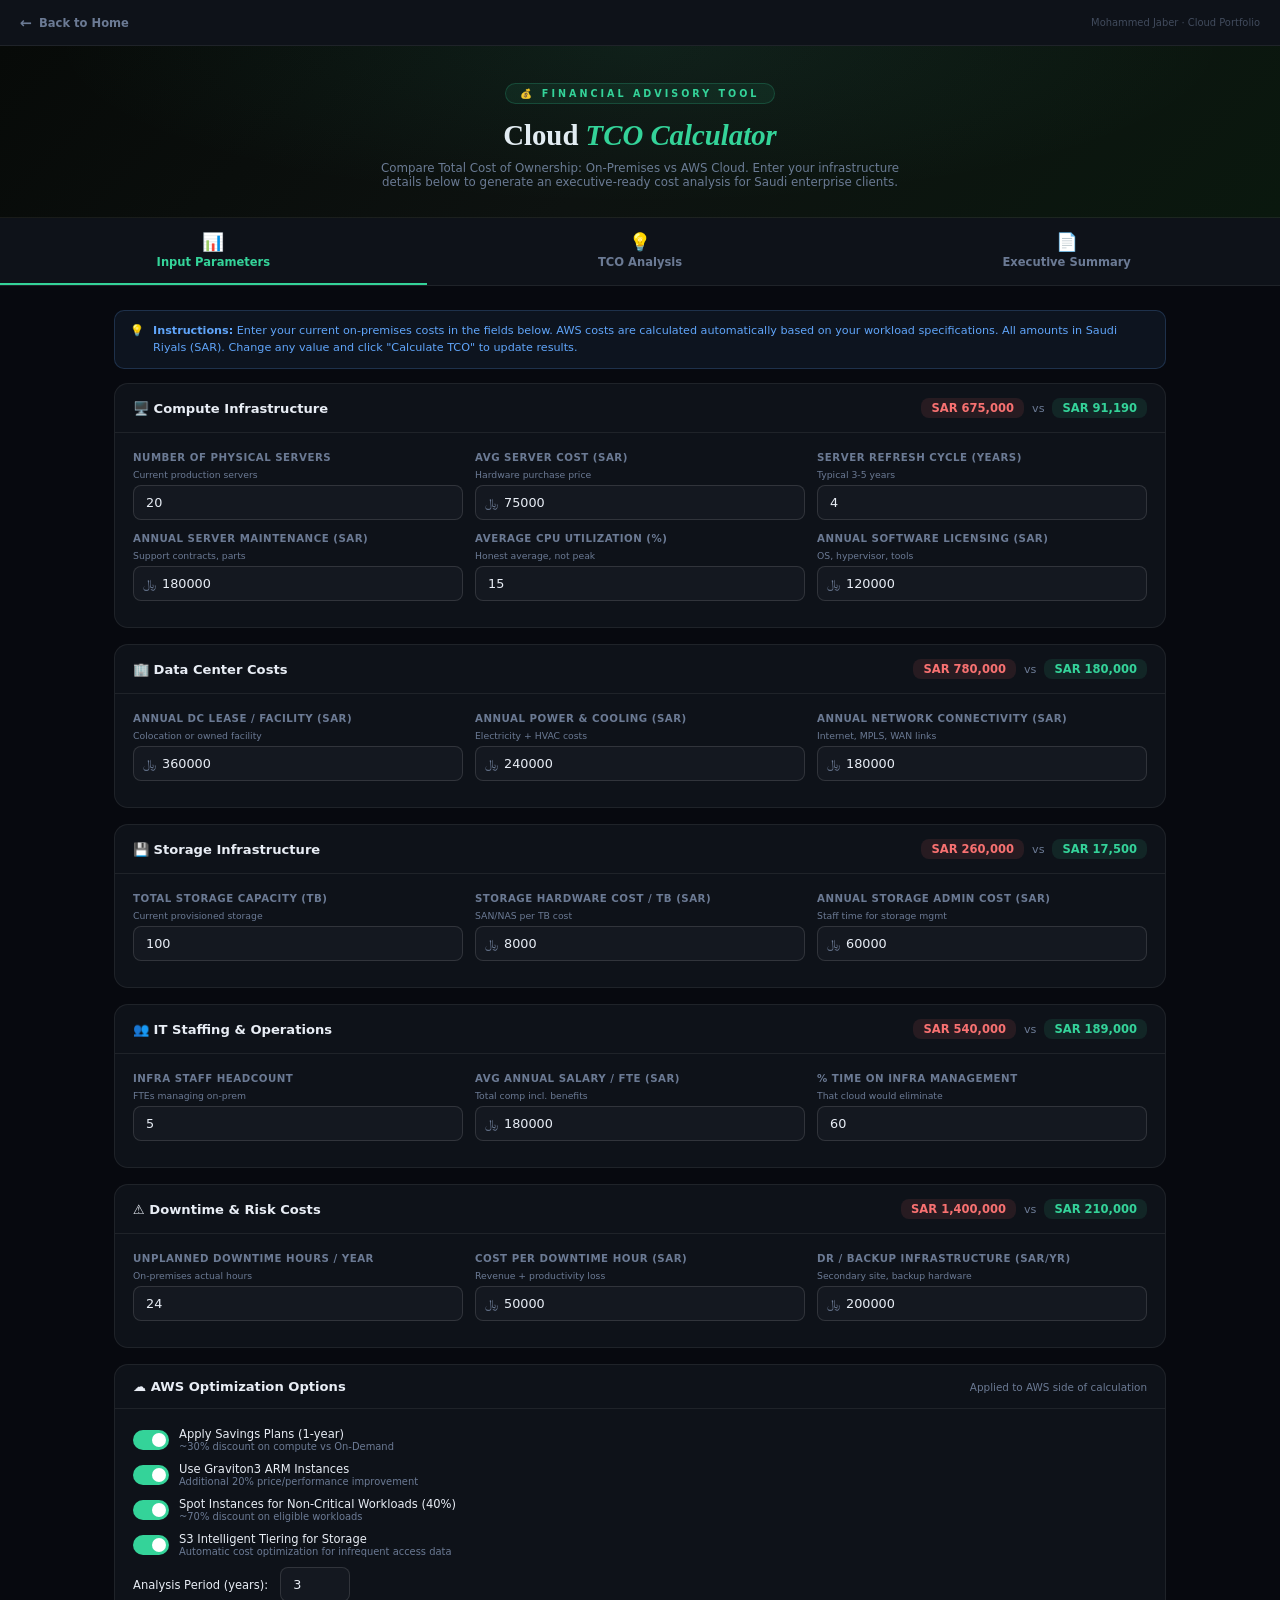
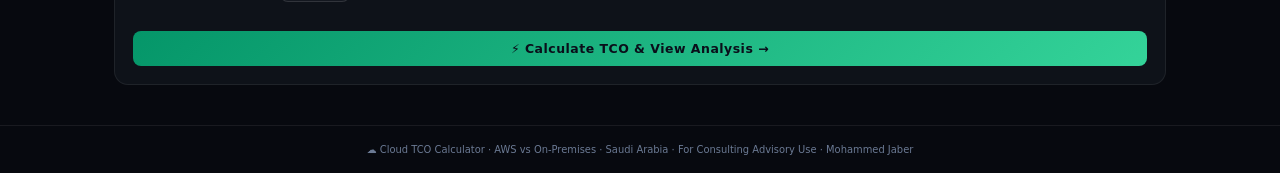
<file: tco-calculator.html>
<!DOCTYPE html>
<html lang="en">
<head>
<meta charset="UTF-8">
<meta name="viewport" content="width=device-width, initial-scale=1.0">
<title>Cloud TCO Calculator — AWS vs On-Premises</title>
<style>
  :root {
    --bg:#07090f; --surface:#0e1219; --surface2:#141820;
    --border:rgba(255,255,255,0.07); --border2:rgba(255,255,255,0.12);
    --text:#e8edf5; --muted:#6b7a94;
    --green:#34d399; --red:#f87171; --gold:#f59e0b;
    --blue:#60a5fa; --accent:#c084fc; --accent2:#818cf8;
    --orange:#fb923c;
  }
  *{box-sizing:border-box;margin:0;padding:0;}
  body{background:var(--bg);color:var(--text);font-family:'Segoe UI',system-ui,sans-serif;min-height:100vh;}

  /* HEADER */
  .header{background:linear-gradient(135deg,#070a08,#0d1210,#0a180e);border-bottom:1px solid var(--border);padding:36px 24px 28px;text-align:center;position:relative;overflow:hidden;}
  .header::before{content:'';position:absolute;inset:0;background:radial-gradient(ellipse at 50% 0%,rgba(52,211,153,0.08) 0%,transparent 65%);}
  .header-badge{display:inline-block;font-size:0.6rem;letter-spacing:3px;text-transform:uppercase;color:var(--green);font-weight:700;background:rgba(52,211,153,0.08);border:1px solid rgba(52,211,153,0.2);padding:4px 14px;border-radius:20px;margin-bottom:14px;}
  .header h1{font-family:Georgia,serif;font-size:1.8rem;color:var(--text);margin-bottom:8px;line-height:1.2;}
  .header h1 span{color:var(--green);font-style:italic;}
  .header-sub{font-size:0.74rem;color:var(--muted);max-width:540px;margin:0 auto;}

  /* TABS */
  .tabs{display:flex;background:var(--surface);border-bottom:1px solid var(--border);}
  .tab{flex:1;padding:14px;text-align:center;cursor:pointer;font-size:0.72rem;font-weight:600;color:var(--muted);border-bottom:2px solid transparent;transition:all 0.2s;}
  .tab.active{color:var(--green);border-bottom-color:var(--green);}
  .tab-icon{display:block;font-size:1.1rem;margin-bottom:3px;}

  /* LAYOUT */
  .main{max-width:1100px;margin:0 auto;padding:24px;}
  .panel{display:none;}
  .panel.active{display:block;animation:fadeUp 0.2s ease;}
  @keyframes fadeUp{from{opacity:0;transform:translateY(6px);}to{opacity:1;transform:translateY(0);}}

  /* RESULT BANNER */
  .result-banner{display:grid;grid-template-columns:repeat(4,1fr);gap:12px;margin-bottom:24px;}
  .rb-card{background:var(--surface);border:1px solid var(--border);border-radius:14px;padding:18px;text-align:center;}
  .rb-label{font-size:0.6rem;color:var(--muted);text-transform:uppercase;letter-spacing:1px;margin-bottom:6px;}
  .rb-value{font-family:Georgia,serif;font-size:1.5rem;font-weight:700;line-height:1;}
  .rb-sub{font-size:0.62rem;color:var(--muted);margin-top:4px;}
  .rb-green{color:var(--green);}
  .rb-red{color:var(--red);}
  .rb-gold{color:var(--gold);}
  .rb-accent{color:var(--accent);}

  /* SECTION */
  .section{background:var(--surface);border:1px solid var(--border);border-radius:14px;margin-bottom:16px;overflow:hidden;}
  .section-head{padding:14px 18px;border-bottom:1px solid var(--border);display:flex;justify-content:space-between;align-items:center;cursor:pointer;}
  .sh-title{font-size:0.82rem;font-weight:700;color:var(--text);display:flex;align-items:center;gap:8px;}
  .sh-total{font-size:0.72rem;font-weight:700;padding:3px 10px;border-radius:8px;}
  .sh-onprem{background:rgba(248,113,113,0.1);color:var(--red);}
  .sh-aws{background:rgba(52,211,153,0.1);color:var(--green);}
  .section-body{padding:18px;}

  /* INPUT GRID */
  .input-grid{display:grid;grid-template-columns:1fr 1fr 1fr;gap:12px;margin-bottom:8px;}
  .input-group{display:flex;flex-direction:column;gap:5px;}
  .input-label{font-size:0.64rem;color:var(--muted);font-weight:600;text-transform:uppercase;letter-spacing:0.5px;}
  .input-sub{font-size:0.58rem;color:var(--muted);margin-top:1px;}
  .inp{background:var(--surface2);border:1px solid var(--border2);border-radius:8px;padding:9px 12px;color:var(--text);font-size:0.8rem;font-family:inherit;width:100%;transition:border 0.2s;outline:none;}
  .inp:focus{border-color:var(--green);}
  .inp-prefix{position:relative;}
  .inp-prefix span{position:absolute;left:10px;top:50%;transform:translateY(-50%);color:var(--muted);font-size:0.75rem;pointer-events:none;}
  .inp-prefix .inp{padding-left:28px;}

  /* COMPARISON TABLE */
  .comp-table{width:100%;border-collapse:collapse;font-size:0.72rem;margin-top:8px;}
  .comp-table th{background:rgba(255,255,255,0.04);color:var(--muted);font-size:0.6rem;text-transform:uppercase;letter-spacing:1px;padding:8px 14px;text-align:left;border-bottom:1px solid var(--border);}
  .comp-table th:not(:first-child){text-align:right;}
  .comp-table td{padding:9px 14px;border-bottom:1px solid var(--border);color:var(--text);vertical-align:middle;}
  .comp-table td:not(:first-child){text-align:right;font-family:Georgia,serif;}
  .comp-table tr:last-child td{border-bottom:none;font-weight:700;background:rgba(255,255,255,0.02);}
  .comp-table tr:hover td{background:rgba(255,255,255,0.02);}
  .td-onprem{color:var(--red);}
  .td-aws{color:var(--green);}
  .td-save{color:var(--gold);}

  /* CHART */
  .chart-wrap{margin:20px 0;}
  .chart-title{font-size:0.7rem;color:var(--muted);text-transform:uppercase;letter-spacing:1.5px;margin-bottom:14px;text-align:center;}
  .bar-chart{display:flex;flex-direction:column;gap:10px;}
  .bc-row{display:flex;align-items:center;gap:12px;}
  .bc-label{font-size:0.68rem;color:var(--text);min-width:160px;text-align:right;}
  .bc-track{flex:1;height:22px;background:rgba(255,255,255,0.04);border-radius:6px;overflow:hidden;position:relative;}
  .bc-fill{height:100%;border-radius:6px;transition:width 0.6s ease;display:flex;align-items:center;padding-left:8px;}
  .bc-fill span{font-size:0.62rem;font-weight:700;color:rgba(255,255,255,0.9);white-space:nowrap;}
  .bc-onprem{background:linear-gradient(90deg,#dc2626,#f87171);}
  .bc-aws{background:linear-gradient(90deg,#059669,#34d399);}

  /* ROI SUMMARY */
  .roi-grid{display:grid;grid-template-columns:repeat(3,1fr);gap:12px;margin-top:16px;}
  .roi-card{background:var(--surface2);border:1px solid var(--border);border-radius:12px;padding:14px;text-align:center;}
  .roi-icon{font-size:1.4rem;margin-bottom:6px;}
  .roi-label{font-size:0.6rem;color:var(--muted);text-transform:uppercase;letter-spacing:1px;margin-bottom:4px;}
  .roi-value{font-family:Georgia,serif;font-size:1.1rem;font-weight:700;}

  /* ALERT */
  .alert{border-radius:10px;padding:11px 15px;margin-bottom:14px;font-size:0.7rem;line-height:1.6;display:flex;gap:9px;}
  .a-green{background:rgba(52,211,153,0.07);border:1px solid rgba(52,211,153,0.2);color:var(--green);}
  .a-gold{background:rgba(245,158,11,0.07);border:1px solid rgba(245,158,11,0.2);color:#fbbf24;}
  .a-blue{background:rgba(96,165,250,0.07);border:1px solid rgba(96,165,250,0.2);color:var(--blue);}

  /* TOGGLE */
  .toggle-row{display:flex;align-items:center;gap:10px;margin-bottom:10px;}
  .toggle{width:36px;height:20px;background:rgba(255,255,255,0.1);border-radius:10px;cursor:pointer;position:relative;transition:background 0.2s;flex-shrink:0;}
  .toggle.on{background:var(--green);}
  .toggle::after{content:'';position:absolute;width:14px;height:14px;background:#fff;border-radius:50%;top:3px;left:3px;transition:left 0.2s;}
  .toggle.on::after{left:19px;}
  .toggle-label{font-size:0.72rem;color:var(--text);}
  .toggle-sub{font-size:0.62rem;color:var(--muted);}

  /* QUAL BENEFITS */
  .qual-grid{display:grid;grid-template-columns:1fr 1fr;gap:10px;margin-top:14px;}
  .qual-card{background:var(--surface2);border:1px solid var(--border);border-left:3px solid var(--green);border-radius:10px;padding:12px;}
  .qc-title{font-size:0.75rem;font-weight:700;color:var(--text);margin-bottom:4px;}
  .qc-desc{font-size:0.67rem;color:var(--muted);line-height:1.55;}
  .qc-value{font-size:0.7rem;color:var(--green);font-weight:600;margin-top:5px;}

  .divider{border:none;border-top:1px solid var(--border);margin:16px 0;}

  /* PRINT */
  .print-btn{padding:10px 20px;border-radius:8px;font-size:0.72rem;font-weight:700;cursor:pointer;border:none;font-family:inherit;background:linear-gradient(135deg,var(--accent2),var(--accent));color:#0a0e1a;transition:opacity 0.2s;float:right;margin-bottom:16px;}
  .print-btn:hover{opacity:0.85;}

  footer{border-top:1px solid var(--border);text-align:center;padding:18px;font-size:0.62rem;color:var(--muted);clear:both;}

  @media(max-width:700px){
    .result-banner{grid-template-columns:1fr 1fr;}
    .input-grid{grid-template-columns:1fr 1fr;}
    .roi-grid{grid-template-columns:1fr 1fr;}
    .qual-grid{grid-template-columns:1fr;}
  }
</style>
</head>
<body>
<style>
.md-backbar{background:#0e1219;border-bottom:1px solid rgba(255,255,255,0.07);padding:0 20px;position:sticky;top:0;z-index:999;display:flex;align-items:center;height:46px;font-family:'Segoe UI',system-ui,sans-serif;}
.md-backbar a{display:flex;align-items:center;gap:7px;font-size:0.72rem;font-weight:600;color:#6b7a94;text-decoration:none;transition:color 0.2s;}
.md-backbar a:hover{color:#c084fc;}
.md-backbar a:hover .md-arrow{transform:translateX(-3px);}
.md-arrow{font-size:0.9rem;display:inline-block;transition:transform 0.2s;}
.md-backbar .md-sitename{margin-left:auto;font-size:0.62rem;color:#6b7a94;opacity:0.55;}
</style>
<div class="md-backbar">
  <a href="index.html"><span class="md-arrow">←</span> Back to Home</a>
  <span class="md-sitename">Mohammed Jaber · Cloud Portfolio</span>
</div>

<div class="header">
  <div class="header-badge">💰 Financial Advisory Tool</div>
  <h1>Cloud <span>TCO Calculator</span></h1>
  <p class="header-sub">Compare Total Cost of Ownership: On-Premises vs AWS Cloud. Enter your infrastructure details below to generate an executive-ready cost analysis for Saudi enterprise clients.</p>
</div>

<div class="tabs">
  <div class="tab active" id="tab-input" onclick="switchTab('input')"><span class="tab-icon">📊</span>Input Parameters</div>
  <div class="tab" id="tab-result" onclick="switchTab('result')"><span class="tab-icon">💡</span>TCO Analysis</div>
  <div class="tab" id="tab-exec" onclick="switchTab('exec')"><span class="tab-icon">📄</span>Executive Summary</div>
</div>

<div class="main">

  <!-- ════════════════ INPUT PANEL ════════════════ -->
  <div class="panel active" id="panel-input">
    <div class="alert a-blue">💡 <span><strong>Instructions:</strong> Enter your current on-premises costs in the fields below. AWS costs are calculated automatically based on your workload specifications. All amounts in Saudi Riyals (SAR). Change any value and click "Calculate TCO" to update results.</span></div>

    <!-- COMPUTE -->
    <div class="section">
      <div class="section-head" onclick="toggleSection(this)">
        <div class="sh-title">🖥️ Compute Infrastructure</div>
        <div style="display:flex;gap:8px;align-items:center;">
          <span class="sh-total sh-onprem" id="tot-compute-onprem">SAR 0</span>
          <span style="color:var(--muted);font-size:0.7rem;">vs</span>
          <span class="sh-total sh-aws" id="tot-compute-aws">SAR 0</span>
        </div>
      </div>
      <div class="section-body">
        <div class="input-grid">
          <div class="input-group">
            <div class="input-label">Number of Physical Servers</div>
            <div class="input-sub">Current production servers</div>
            <input class="inp" type="number" id="srv-count" value="20" min="1" oninput="calculate()">
          </div>
          <div class="input-group">
            <div class="input-label">Avg Server Cost (SAR)</div>
            <div class="input-sub">Hardware purchase price</div>
            <div class="inp-prefix"><span>﷼</span><input class="inp" type="number" id="srv-cost" value="75000" oninput="calculate()"></div>
          </div>
          <div class="input-group">
            <div class="input-label">Server Refresh Cycle (years)</div>
            <div class="input-sub">Typical 3-5 years</div>
            <input class="inp" type="number" id="srv-refresh" value="4" min="1" max="10" oninput="calculate()">
          </div>
          <div class="input-group">
            <div class="input-label">Annual Server Maintenance (SAR)</div>
            <div class="input-sub">Support contracts, parts</div>
            <div class="inp-prefix"><span>﷼</span><input class="inp" type="number" id="srv-maint" value="180000" oninput="calculate()"></div>
          </div>
          <div class="input-group">
            <div class="input-label">Average CPU Utilization (%)</div>
            <div class="input-sub">Honest average, not peak</div>
            <input class="inp" type="number" id="srv-util" value="15" min="1" max="100" oninput="calculate()">
          </div>
          <div class="input-group">
            <div class="input-label">Annual Software Licensing (SAR)</div>
            <div class="input-sub">OS, hypervisor, tools</div>
            <div class="inp-prefix"><span>﷼</span><input class="inp" type="number" id="srv-lic" value="120000" oninput="calculate()"></div>
          </div>
        </div>
      </div>
    </div>

    <!-- DATA CENTER -->
    <div class="section">
      <div class="section-head" onclick="toggleSection(this)">
        <div class="sh-title">🏢 Data Center Costs</div>
        <div style="display:flex;gap:8px;align-items:center;">
          <span class="sh-total sh-onprem" id="tot-dc-onprem">SAR 0</span>
          <span style="color:var(--muted);font-size:0.7rem;">vs</span>
          <span class="sh-total sh-aws" id="tot-dc-aws">SAR 0</span>
        </div>
      </div>
      <div class="section-body">
        <div class="input-grid">
          <div class="input-group">
            <div class="input-label">Annual DC Lease / Facility (SAR)</div>
            <div class="input-sub">Colocation or owned facility</div>
            <div class="inp-prefix"><span>﷼</span><input class="inp" type="number" id="dc-lease" value="360000" oninput="calculate()"></div>
          </div>
          <div class="input-group">
            <div class="input-label">Annual Power & Cooling (SAR)</div>
            <div class="input-sub">Electricity + HVAC costs</div>
            <div class="inp-prefix"><span>﷼</span><input class="inp" type="number" id="dc-power" value="240000" oninput="calculate()"></div>
          </div>
          <div class="input-group">
            <div class="input-label">Annual Network Connectivity (SAR)</div>
            <div class="input-sub">Internet, MPLS, WAN links</div>
            <div class="inp-prefix"><span>﷼</span><input class="inp" type="number" id="dc-net" value="180000" oninput="calculate()"></div>
          </div>
        </div>
      </div>
    </div>

    <!-- STORAGE -->
    <div class="section">
      <div class="section-head" onclick="toggleSection(this)">
        <div class="sh-title">💾 Storage Infrastructure</div>
        <div style="display:flex;gap:8px;align-items:center;">
          <span class="sh-total sh-onprem" id="tot-storage-onprem">SAR 0</span>
          <span style="color:var(--muted);font-size:0.7rem;">vs</span>
          <span class="sh-total sh-aws" id="tot-storage-aws">SAR 0</span>
        </div>
      </div>
      <div class="section-body">
        <div class="input-grid">
          <div class="input-group">
            <div class="input-label">Total Storage Capacity (TB)</div>
            <div class="input-sub">Current provisioned storage</div>
            <input class="inp" type="number" id="stor-tb" value="100" oninput="calculate()">
          </div>
          <div class="input-group">
            <div class="input-label">Storage Hardware Cost / TB (SAR)</div>
            <div class="input-sub">SAN/NAS per TB cost</div>
            <div class="inp-prefix"><span>﷼</span><input class="inp" type="number" id="stor-cost" value="8000" oninput="calculate()"></div>
          </div>
          <div class="input-group">
            <div class="input-label">Annual Storage Admin Cost (SAR)</div>
            <div class="input-sub">Staff time for storage mgmt</div>
            <div class="inp-prefix"><span>﷼</span><input class="inp" type="number" id="stor-admin" value="60000" oninput="calculate()"></div>
          </div>
        </div>
      </div>
    </div>

    <!-- STAFFING -->
    <div class="section">
      <div class="section-head" onclick="toggleSection(this)">
        <div class="sh-title">👥 IT Staffing & Operations</div>
        <div style="display:flex;gap:8px;align-items:center;">
          <span class="sh-total sh-onprem" id="tot-staff-onprem">SAR 0</span>
          <span style="color:var(--muted);font-size:0.7rem;">vs</span>
          <span class="sh-total sh-aws" id="tot-staff-aws">SAR 0</span>
        </div>
      </div>
      <div class="section-body">
        <div class="input-grid">
          <div class="input-group">
            <div class="input-label">Infra Staff Headcount</div>
            <div class="input-sub">FTEs managing on-prem</div>
            <input class="inp" type="number" id="staff-count" value="5" min="0" oninput="calculate()">
          </div>
          <div class="input-group">
            <div class="input-label">Avg Annual Salary / FTE (SAR)</div>
            <div class="input-sub">Total comp incl. benefits</div>
            <div class="inp-prefix"><span>﷼</span><input class="inp" type="number" id="staff-salary" value="180000" oninput="calculate()"></div>
          </div>
          <div class="input-group">
            <div class="input-label">% Time on Infra Management</div>
            <div class="input-sub">That cloud would eliminate</div>
            <input class="inp" type="number" id="staff-pct" value="60" min="0" max="100" oninput="calculate()">
          </div>
        </div>
      </div>
    </div>

    <!-- DOWNTIME -->
    <div class="section">
      <div class="section-head" onclick="toggleSection(this)">
        <div class="sh-title">⚠️ Downtime & Risk Costs</div>
        <div style="display:flex;gap:8px;align-items:center;">
          <span class="sh-total sh-onprem" id="tot-down-onprem">SAR 0</span>
          <span style="color:var(--muted);font-size:0.7rem;">vs</span>
          <span class="sh-total sh-aws" id="tot-down-aws">SAR 0</span>
        </div>
      </div>
      <div class="section-body">
        <div class="input-grid">
          <div class="input-group">
            <div class="input-label">Unplanned Downtime Hours / Year</div>
            <div class="input-sub">On-premises actual hours</div>
            <input class="inp" type="number" id="down-hours" value="24" min="0" oninput="calculate()">
          </div>
          <div class="input-group">
            <div class="input-label">Cost per Downtime Hour (SAR)</div>
            <div class="input-sub">Revenue + productivity loss</div>
            <div class="inp-prefix"><span>﷼</span><input class="inp" type="number" id="down-cost" value="50000" oninput="calculate()"></div>
          </div>
          <div class="input-group">
            <div class="input-label">DR / Backup Infrastructure (SAR/yr)</div>
            <div class="input-sub">Secondary site, backup hardware</div>
            <div class="inp-prefix"><span>﷼</span><input class="inp" type="number" id="dr-cost" value="200000" oninput="calculate()"></div>
          </div>
        </div>
      </div>
    </div>

    <!-- AWS OPTIONS -->
    <div class="section">
      <div class="section-head" onclick="toggleSection(this)">
        <div class="sh-title">☁️ AWS Optimization Options</div>
        <span style="font-size:0.65rem;color:var(--muted);">Applied to AWS side of calculation</span>
      </div>
      <div class="section-body">
        <div class="toggle-row">
          <div class="toggle on" id="tog-sp" onclick="toggleOpt(this,'sp')"></div>
          <div><div class="toggle-label">Apply Savings Plans (1-year)</div><div class="toggle-sub">~30% discount on compute vs On-Demand</div></div>
        </div>
        <div class="toggle-row">
          <div class="toggle on" id="tog-grav" onclick="toggleOpt(this,'grav')"></div>
          <div><div class="toggle-label">Use Graviton3 ARM Instances</div><div class="toggle-sub">Additional 20% price/performance improvement</div></div>
        </div>
        <div class="toggle-row">
          <div class="toggle on" id="tog-spot" onclick="toggleOpt(this,'spot')"></div>
          <div><div class="toggle-label">Spot Instances for Non-Critical Workloads (40%)</div><div class="toggle-sub">~70% discount on eligible workloads</div></div>
        </div>
        <div class="toggle-row">
          <div class="toggle on" id="tog-s3" onclick="toggleOpt(this,'s3')"></div>
          <div><div class="toggle-label">S3 Intelligent Tiering for Storage</div><div class="toggle-sub">Automatic cost optimization for infrequent access data</div></div>
        </div>
        <div class="toggle-row">
          <div class="input-group" style="flex-direction:row;align-items:center;gap:12px;">
            <div class="toggle-label">Analysis Period (years):</div>
            <input class="inp" type="number" id="years" value="3" min="1" max="5" style="width:70px;" oninput="calculate()">
          </div>
        </div>
        <br>
        <button onclick="calculate(); switchTab('result')" style="padding:10px 24px;border-radius:8px;font-size:0.78rem;font-weight:700;cursor:pointer;border:none;font-family:inherit;background:linear-gradient(135deg,#059669,#34d399);color:#0a0e1a;width:100%;letter-spacing:0.5px;">
          ⚡ Calculate TCO & View Analysis →
        </button>
      </div>
    </div>
  </div>

  <!-- ════════════════ RESULT PANEL ════════════════ -->
  <div class="panel" id="panel-result">
    <button class="print-btn" onclick="window.print()">🖨️ Export Report</button>

    <!-- RESULT CARDS -->
    <div class="result-banner">
      <div class="rb-card">
        <div class="rb-label">On-Premises (<span id="rb-yrs">3</span>-Year Total)</div>
        <div class="rb-value rb-red" id="rb-onprem">SAR 0</div>
        <div class="rb-sub">Full infrastructure cost</div>
      </div>
      <div class="rb-card">
        <div class="rb-label">AWS Cloud (<span id="rb-yrs2">3</span>-Year Total)</div>
        <div class="rb-value rb-green" id="rb-aws">SAR 0</div>
        <div class="rb-sub">Including migration (Y1 premium)</div>
      </div>
      <div class="rb-card">
        <div class="rb-label">Total Savings</div>
        <div class="rb-value rb-gold" id="rb-save">SAR 0</div>
        <div class="rb-sub" id="rb-save-pct">0% cost reduction</div>
      </div>
      <div class="rb-card">
        <div class="rb-label">ROI / Payback Period</div>
        <div class="rb-value rb-accent" id="rb-roi">0%</div>
        <div class="rb-sub" id="rb-payback">Payback: — months</div>
      </div>
    </div>

    <!-- YEAR-BY-YEAR -->
    <div class="section">
      <div class="section-head"><div class="sh-title">📅 Year-by-Year Cost Comparison (SAR)</div></div>
      <div class="section-body">
        <table class="comp-table" id="yearly-table">
          <thead><tr><th>Cost Category</th><th class="td-onprem">On-Prem Y1</th><th class="td-aws">AWS Y1</th><th class="td-onprem">On-Prem Y2</th><th class="td-aws">AWS Y2</th><th class="td-onprem">On-Prem Y3</th><th class="td-aws">AWS Y3</th></tr></thead>
          <tbody id="yearly-body"></tbody>
        </table>
      </div>
    </div>

    <!-- BAR CHART -->
    <div class="section">
      <div class="section-head"><div class="sh-title">📊 Cost Breakdown Visual Comparison</div></div>
      <div class="section-body">
        <div class="chart-wrap">
          <div class="chart-title">Annual Cost by Category — On-Premises vs AWS (SAR)</div>
          <div class="bar-chart" id="bar-chart"></div>
        </div>
      </div>
    </div>

    <!-- ROI METRICS -->
    <div class="section">
      <div class="section-head"><div class="sh-title">📈 ROI & Financial Metrics</div></div>
      <div class="section-body">
        <div class="roi-grid">
          <div class="roi-card"><div class="roi-icon">💰</div><div class="roi-label">Annual Savings</div><div class="roi-value rb-green" id="roi-annual">SAR 0</div></div>
          <div class="roi-card"><div class="roi-icon">📅</div><div class="roi-label">Payback Period</div><div class="roi-value rb-gold" id="roi-payback">— months</div></div>
          <div class="roi-card"><div class="roi-icon">📊</div><div class="roi-label">3-Year ROI</div><div class="roi-value rb-accent" id="roi-pct">0%</div></div>
          <div class="roi-card"><div class="roi-icon">🏗️</div><div class="roi-label">Migration Investment</div><div class="roi-value rb-red" id="roi-migration">SAR 0</div></div>
          <div class="roi-card"><div class="roi-icon">⚡</div><div class="roi-label">Cost per Server Equivalent</div><div class="roi-value rb-blue" id="roi-perserver">SAR 0</div></div>
          <div class="roi-card"><div class="roi-icon">📉</div><div class="roi-label">Cost Reduction %</div><div class="roi-value rb-green" id="roi-reduction">0%</div></div>
        </div>
      </div>
    </div>

    <!-- SENSITIVITY -->
    <div class="section">
      <div class="section-head"><div class="sh-title">🎯 Sensitivity Analysis</div></div>
      <div class="section-body">
        <div class="alert a-gold">⚡ <span><strong>Conservative Scenario:</strong> What if AWS costs are 20% higher than estimated? The analysis below shows the savings range to demonstrate the business case holds even in worst-case scenarios.</span></div>
        <table class="comp-table">
          <thead><tr><th>Scenario</th><th>AWS Cost</th><th>3-Year Savings</th><th>ROI</th><th>Recommendation</th></tr></thead>
          <tbody id="sensitivity-body"></tbody>
        </table>
      </div>
    </div>
  </div>

  <!-- ════════════════ EXEC PANEL ════════════════ -->
  <div class="panel" id="panel-exec">
    <button class="print-btn" onclick="window.print()">🖨️ Print for Client</button>

    <div class="alert a-green">📄 <span><strong>Executive Summary</strong> — This page is formatted as a client-ready briefing. Print or screenshot to include in your consulting proposal or board presentation.</span></div>

    <div class="section">
      <div class="section-head"><div class="sh-title">📋 Executive Summary — Cloud Migration Business Case</div></div>
      <div class="section-body">
        <p style="font-size:0.78rem;color:var(--muted);line-height:1.7;margin-bottom:16px;" id="exec-narrative">Complete the input fields and calculate to generate the executive narrative.</p>

        <div class="divider"></div>

        <div style="font-size:0.75rem;font-weight:700;color:var(--muted);text-transform:uppercase;letter-spacing:1px;margin-bottom:12px;">Key Financial Findings</div>
        <table class="comp-table">
          <thead><tr><th>Metric</th><th>Value</th><th>Business Implication</th></tr></thead>
          <tbody id="exec-table"></tbody>
        </table>

        <div class="divider"></div>

        <div style="font-size:0.75rem;font-weight:700;color:var(--muted);text-transform:uppercase;letter-spacing:1px;margin-bottom:12px;">Non-Financial Benefits</div>
        <div class="qual-grid">
          <div class="qual-card">
            <div class="qc-title">⚡ Agility & Speed to Market</div>
            <div class="qc-desc">New environments provisioned in minutes vs weeks. Developers can experiment and innovate without infrastructure bottlenecks. New services can be deployed globally without physical infrastructure build-out.</div>
            <div class="qc-value">↑ Feature delivery velocity 3–5x</div>
          </div>
          <div class="qual-card">
            <div class="qc-title">🔐 Security & Compliance</div>
            <div class="qc-desc">AWS provides 300+ security, compliance, and governance services. Automated compliance monitoring and enforcement. NCA, PDPL, and NDMO alignment built into platform controls.</div>
            <div class="qc-value">↓ Security risk exposure significantly</div>
          </div>
          <div class="qual-card">
            <div class="qc-title">🌍 Global Reach</div>
            <div class="qc-desc">Deploy to 30+ AWS Regions globally without physical infrastructure investment. Content delivered from 450+ CloudFront edge locations. Expansion to new markets in days, not months.</div>
            <div class="qc-value">Global presence with zero capex</div>
          </div>
          <div class="qual-card">
            <div class="qc-title">👥 Staff Reallocation</div>
            <div class="qc-desc">Infrastructure management time freed up can be reinvested in innovation, digital services, and strategic projects. Team upskilling to cloud creates new internal capability and higher retention.</div>
            <div class="qc-value" id="exec-staff-value">↑ Innovation capacity</div>
          </div>
          <div class="qual-card">
            <div class="qc-title">🇸🇦 Vision 2030 Alignment</div>
            <div class="qc-desc">Cloud adoption directly supports Vision 2030 digital transformation objectives and Digital Government Standard 5.13.2 compliance requirements. Positions organization as a digital transformation leader.</div>
            <div class="qc-value">Strategic regulatory alignment</div>
          </div>
          <div class="qual-card">
            <div class="qc-title">📈 Scalability</div>
            <div class="qc-desc">Scale instantly to handle demand spikes without over-provisioning static capacity. Pay-per-use model eliminates waste from provisioned-but-idle resources. Auto-scaling responds to real demand in real time.</div>
            <div class="qc-value">Eliminate over-provisioning waste</div>
          </div>
        </div>

        <div class="divider"></div>
        <div style="font-size:0.75rem;font-weight:700;color:var(--muted);text-transform:uppercase;letter-spacing:1px;margin-bottom:10px;">Recommended Next Steps</div>
        <div style="font-size:0.73rem;color:var(--muted);line-height:1.8;">
          <span style="color:var(--text);">1. Approve Phase 1 Discovery & Assessment</span> — 4-week engagement to validate TCO assumptions with actual infrastructure inventory and AWS Migration Evaluator analysis.<br>
          <span style="color:var(--text);">2. Conduct AWS Well-Architected Review</span> — Assess target architecture against all 6 pillars before migration begins.<br>
          <span style="color:var(--text);">3. Define Migration Wave Plan</span> — Prioritize workloads using 7Rs framework (Retire, Retain, Rehost, Replatform, Refactor, Repurchase, Relocate).<br>
          <span style="color:var(--text);">4. Establish Cloud Governance Foundation</span> — Deploy Landing Zone, SCPs, and tagging standards before first workload migration.<br>
          <span style="color:var(--text);">5. Execute Pilot Migration</span> — Migrate 2–3 non-critical workloads to validate estimates and build team capability.
        </div>
      </div>
    </div>
  </div>

</div><!-- /main -->
<footer>☁️ Cloud TCO Calculator · AWS vs On-Premises · Saudi Arabia · For Consulting Advisory Use · Mohammed Jaber</footer>

<script>
  // Options state
  const opts = { sp: true, grav: true, spot: true, s3: true };

  function toggleOpt(el, key) {
    opts[key] = !opts[key];
    el.classList.toggle('on', opts[key]);
    calculate();
  }
  function toggleSection(head) {
    const body = head.nextElementSibling;
    body.style.display = body.style.display === 'none' ? 'block' : '';
  }
  function switchTab(t) {
    document.querySelectorAll('.panel').forEach(p => p.classList.remove('active'));
    document.querySelectorAll('.tab').forEach(tb => tb.classList.remove('active'));
    document.getElementById('panel-' + t).classList.add('active');
    document.getElementById('tab-' + t).classList.add('active');
  }

  function fmt(n) { return 'SAR ' + Math.round(n).toLocaleString(); }
  function fmtN(n) { return Math.round(n).toLocaleString(); }

  function calculate() {
    const yrs = parseInt(document.getElementById('years').value) || 3;

    // ── On-Prem Costs ──
    const srvCount  = +document.getElementById('srv-count').value  || 0;
    const srvCost   = +document.getElementById('srv-cost').value   || 0;
    const srvRef    = +document.getElementById('srv-refresh').value || 4;
    const srvMaint  = +document.getElementById('srv-maint').value  || 0;
    const srvLic    = +document.getElementById('srv-lic').value    || 0;
    const srvUtil   = +document.getElementById('srv-util').value   || 15;
    const dcLease   = +document.getElementById('dc-lease').value   || 0;
    const dcPower   = +document.getElementById('dc-power').value   || 0;
    const dcNet     = +document.getElementById('dc-net').value     || 0;
    const storTb    = +document.getElementById('stor-tb').value    || 0;
    const storCost  = +document.getElementById('stor-cost').value  || 0;
    const storAdmin = +document.getElementById('stor-admin').value || 0;
    const staffN    = +document.getElementById('staff-count').value|| 0;
    const staffSal  = +document.getElementById('staff-salary').value|| 0;
    const staffPct  = +document.getElementById('staff-pct').value  || 0;
    const downHrs   = +document.getElementById('down-hours').value || 0;
    const downCost  = +document.getElementById('down-cost').value  || 0;
    const drCost    = +document.getElementById('dr-cost').value    || 0;

    // Annual on-prem breakdown
    const op_compute = (srvCount * srvCost / srvRef) + srvMaint + srvLic;
    const op_dc      = dcLease + dcPower + dcNet;
    const op_storage = (storTb * storCost / srvRef) + storAdmin;
    const op_staff   = staffN * staffSal * (staffPct / 100);
    const op_down    = (downHrs * downCost) + drCost;
    const op_annual  = op_compute + op_dc + op_storage + op_staff + op_down;

    // ── AWS Costs ──
    // Compute: right-sized based on utilization, with pricing optimizations
    const srvEquiv   = Math.max(1, Math.ceil(srvCount * (srvUtil / 100) * 1.3)); // right-sized + 30% headroom
    const baseEC2    = srvEquiv * 28000; // SAR ~28k/server/year On-Demand equivalent (m5.xlarge class)
    let   awsEC2     = baseEC2;
    if (opts.sp)   awsEC2 *= 0.72;  // Savings Plans: 28% off
    if (opts.grav) awsEC2 *= 0.82;  // Graviton: 18% additional
    if (opts.spot) awsEC2 *= 0.88;  // 40% spot at 70% disc: weighted ~12% off
    const awsCompute = awsEC2 + (srvLic * 0.2); // some licensing eliminated
    const awsCompute_maint = srvMaint * 0.05;    // AWS managed = near zero maintenance

    // Storage
    const s3Rate     = opts.s3 ? 85 : 110; // SAR per TB per year (S3 standard vs intelligent tiering)
    const awsStorage = storTb * s3Rate + (storAdmin * 0.15); // dramatically reduced admin

    // Network
    const awsNet     = dcNet * 0.6; // CloudFront + data transfer often cheaper at scale

    // Staff (30% reduction in infra overhead, staff redeployed)
    const awsStaff   = staffN * staffSal * (staffPct / 100) * 0.35; // 65% reduction in infra management

    // Downtime (Multi-AZ reduces unplanned downtime by ~85%)
    const awsDown    = (downHrs * 0.15 * downCost) + (drCost * 0.15); // DR dramatically cheaper with AWS

    // AWS management overhead (CloudWatch, Config, etc.)
    const awsMgmt    = 18000 * Math.ceil(srvCount / 5); // ~SAR 18k per 5-server equivalent

    const aws_annual = awsCompute + awsCompute_maint + awsStorage + awsNet + awsStaff + awsDown + awsMgmt;

    // Migration cost (Y1 one-time)
    const migrationCost = op_annual * 0.25; // typically 25% of first year on-prem cost

    // Multi-year
    let totalOnPrem = 0, totalAWS = 0;
    const yearlyOnPrem = [], yearlyAWS = [];
    for (let y = 1; y <= yrs; y++) {
      const yop  = op_annual * Math.pow(1.05, y-1); // 5% annual infra cost growth
      const yaws = aws_annual * Math.pow(1.02, y-1); // 2% AWS cost growth (pricing generally decreasing)
      const ymig = y === 1 ? migrationCost : 0;
      yearlyOnPrem.push(yop);
      yearlyAWS.push(yaws + ymig);
      totalOnPrem += yop;
      totalAWS    += yaws + ymig;
    }

    const totalSave   = totalOnPrem - totalAWS;
    const annualSave  = op_annual - aws_annual;
    const paybackMths = annualSave > 0 ? Math.ceil((migrationCost / annualSave) * 12) : 999;
    const roi         = totalAWS > 0 ? Math.round(((totalSave) / totalAWS) * 100) : 0;
    const reduction   = totalOnPrem > 0 ? Math.round((totalSave / totalOnPrem) * 100) : 0;

    // ── Update UI ──
    // Section totals
    document.getElementById('tot-compute-onprem').textContent = 'SAR ' + fmtN(op_compute);
    document.getElementById('tot-compute-aws').textContent    = 'SAR ' + fmtN(awsCompute + awsCompute_maint);
    document.getElementById('tot-dc-onprem').textContent      = 'SAR ' + fmtN(op_dc);
    document.getElementById('tot-dc-aws').textContent         = 'SAR ' + fmtN(awsNet + awsMgmt);
    document.getElementById('tot-storage-onprem').textContent = 'SAR ' + fmtN(op_storage);
    document.getElementById('tot-storage-aws').textContent    = 'SAR ' + fmtN(awsStorage);
    document.getElementById('tot-staff-onprem').textContent   = 'SAR ' + fmtN(op_staff);
    document.getElementById('tot-staff-aws').textContent      = 'SAR ' + fmtN(awsStaff);
    document.getElementById('tot-down-onprem').textContent    = 'SAR ' + fmtN(op_down);
    document.getElementById('tot-down-aws').textContent       = 'SAR ' + fmtN(awsDown);

    // Result banner
    ['rb-yrs','rb-yrs2'].forEach(id => document.getElementById(id).textContent = yrs);
    document.getElementById('rb-onprem').textContent  = fmt(totalOnPrem);
    document.getElementById('rb-aws').textContent     = fmt(totalAWS);
    document.getElementById('rb-save').textContent    = totalSave >= 0 ? fmt(totalSave) : '—';
    document.getElementById('rb-save-pct').textContent = reduction + '% cost reduction';
    document.getElementById('rb-roi').textContent     = roi + '%';
    document.getElementById('rb-payback').textContent = paybackMths < 999 ? 'Payback: ' + paybackMths + ' months' : 'Payback: >5 years';

    // Yearly table
    const cats = [
      ['Compute & Infrastructure', yearlyOnPrem.map(y=>y*(op_compute/op_annual)), yearlyAWS.map((y,i)=>awsCompute+awsCompute_maint+(i===0?migrationCost*0.4:0))],
      ['Data Center & Facilities',  yearlyOnPrem.map(y=>y*(op_dc/op_annual)), yearlyAWS.map(()=>awsNet+awsMgmt)],
      ['Storage',                    yearlyOnPrem.map(y=>y*(op_storage/op_annual)), yearlyAWS.map(()=>awsStorage)],
      ['Staffing (Infra %)',         yearlyOnPrem.map(y=>y*(op_staff/op_annual)), yearlyAWS.map(()=>awsStaff)],
      ['Downtime & DR',              yearlyOnPrem.map(y=>y*(op_down/op_annual)), yearlyAWS.map((y,i)=>awsDown+(i===0?migrationCost*0.6:0))],
    ];
    let tBody = '';
    cats.forEach(([label, opArr, awsArr]) => {
      tBody += '<tr><td>' + label + '</td>';
      for (let y = 0; y < Math.min(yrs, 3); y++) {
        tBody += '<td class="td-onprem">' + fmtN(opArr[y]||0) + '</td>';
        tBody += '<td class="td-aws">' + fmtN(awsArr[y]||0) + '</td>';
      }
      tBody += '</tr>';
    });
    // Totals row
    tBody += '<tr><td><strong>TOTAL</strong></td>';
    for (let y = 0; y < Math.min(yrs, 3); y++) {
      tBody += '<td class="td-onprem"><strong>' + fmtN(yearlyOnPrem[y]||0) + '</strong></td>';
      tBody += '<td class="td-aws"><strong>' + fmtN(yearlyAWS[y]||0) + '</strong></td>';
    }
    tBody += '</tr>';
    document.getElementById('yearly-body').innerHTML = tBody;

    // Bar chart
    const maxVal = Math.max(op_compute, op_dc, op_storage, op_staff, op_down);
    const barCats = [
      ['Compute', op_compute, awsCompute + awsCompute_maint],
      ['Data Center', op_dc, awsNet + awsMgmt],
      ['Storage', op_storage, awsStorage],
      ['Staffing', op_staff, awsStaff],
      ['Downtime & DR', op_down, awsDown],
    ];
    let barHtml = '';
    barCats.forEach(([label, op, aws]) => {
      const opPct  = maxVal > 0 ? Math.max(4, (op/maxVal)*100) : 0;
      const awsPct = maxVal > 0 ? Math.max(4, (aws/maxVal)*100) : 0;
      barHtml += `<div class="bc-row"><div class="bc-label">${label}</div><div style="flex:1;display:flex;flex-direction:column;gap:4px;">
        <div class="bc-track"><div class="bc-fill bc-onprem" style="width:${opPct}%"><span>﷼${fmtN(op)}</span></div></div>
        <div class="bc-track"><div class="bc-fill bc-aws" style="width:${awsPct}%"><span>﷼${fmtN(aws)}</span></div></div>
      </div></div>`;
    });
    document.getElementById('bar-chart').innerHTML = barHtml;

    // ROI metrics
    document.getElementById('roi-annual').textContent    = fmt(annualSave);
    document.getElementById('roi-payback').textContent   = paybackMths < 999 ? paybackMths + ' months' : '>5 years';
    document.getElementById('roi-pct').textContent       = roi + '%';
    document.getElementById('roi-migration').textContent = fmt(migrationCost);
    document.getElementById('roi-perserver').textContent = 'SAR ' + fmtN(aws_annual / srvEquiv) + '/server equiv.';
    document.getElementById('roi-reduction').textContent = reduction + '%';

    // Sensitivity
    const sensScenarios = [
      ['Optimistic (AWS 10% lower)', totalAWS * 0.9, totalOnPrem - totalAWS * 0.9],
      ['Base Case', totalAWS, totalSave],
      ['Conservative (AWS 20% higher)', totalAWS * 1.2, totalOnPrem - totalAWS * 1.2],
    ];
    let sensHtml = '';
    sensScenarios.forEach(([s, awsCost, save]) => {
      const sRoi = awsCost > 0 ? Math.round(((save)/awsCost)*100) : 0;
      const color = save > 0 ? 'var(--green)' : 'var(--red)';
      const badge = save > 0 ? 'b-green' : 'b-red';
      sensHtml += `<tr><td>${s}</td><td>${fmt(awsCost)}</td><td style="color:${color};font-weight:700;">${fmt(Math.abs(save))} ${save>0?'saved':'more'}</td><td>${sRoi}%</td><td><span class="badge ${badge}">${save>0?'✅ Proceed':'⚠️ Review'}</span></td></tr>`;
    });
    document.getElementById('sensitivity-body').innerHTML = sensHtml;

    // Executive panel
    document.getElementById('exec-narrative').textContent =
      `Based on the ${yrs}-year TCO analysis, migrating from on-premises infrastructure to AWS represents a compelling financial opportunity. ` +
      `The current on-premises environment costs an estimated ${fmt(op_annual)} per year across compute, facilities, storage, staffing, and downtime. ` +
      `The equivalent AWS architecture — right-sized, with Savings Plans and optimization — is estimated at ${fmt(aws_annual)} per year, ` +
      `representing a ${reduction}% cost reduction. ` +
      `Over ${yrs} years, this generates total savings of ${fmt(totalSave)}, with an investment payback period of ${paybackMths} months. ` +
      `The ${yrs}-year ROI is ${roi}%, with migration investment estimated at ${fmt(migrationCost)}. ` +
      `These estimates are based on AWS Middle East (Bahrain) pricing and assume adoption of compute savings plans and right-sizing. ` +
      `Detailed validation using AWS Migration Evaluator is recommended as the next step.`;

    const execRows = [
      ['3-Year On-Premises Cost', fmt(totalOnPrem), 'Full infrastructure ownership cost'],
      ['3-Year AWS Cloud Cost', fmt(totalAWS), 'Including Year 1 migration investment'],
      ['Total 3-Year Savings', fmt(totalSave), `${reduction}% reduction in total IT spend`],
      ['Annual Recurring Savings', fmt(annualSave), 'From Year 2 onward'],
      ['Migration Investment', fmt(migrationCost), 'One-time, Year 1 only'],
      ['Payback Period', paybackMths + ' months', 'Time to recover migration investment'],
      ['3-Year ROI', roi + '%', 'Return on migration investment'],
      ['Server Optimization', `${srvCount} physical → ${srvEquiv} cloud equiv.`, `${Math.round((1-srvEquiv/srvCount)*100)}% reduction via right-sizing`],
    ];
    let execHtml = '';
    execRows.forEach(([m, v, i]) => {
      execHtml += `<tr><td><strong>${m}</strong></td><td style="color:var(--green);font-family:Georgia,serif;font-weight:700;">${v}</td><td style="color:var(--muted);">${i}</td></tr>`;
    });
    document.getElementById('exec-table').innerHTML = execHtml;

    const staffSavHrs = Math.round(staffN * (staffPct/100) * 0.65 * 1800);
    document.getElementById('exec-staff-value').textContent = `↑ ${fmtN(staffSavHrs)} hours/year reinvested`;
  }

  // Init
  calculate();
</script>
</body>
</html>
</file>
<file: site.css>
/* ─────────────────────────────────────────────
   MOHAMMED JABER SITE — MODERN STYLESHEET
   site.css — imported by all pages
───────────────────────────────────────────── */

@import url('https://fonts.googleapis.com/css2?family=Inter:wght@300;400;500;600;700;800;900&display=swap');

:root {
     --bg:       #050814;
     --surface:  rgba(255,255,255,0.03);
     --surface2: rgba(255,255,255,0.06);
     --border:   rgba(255,255,255,0.08);
     --border2:  rgba(255,255,255,0.15);
     --text:     #f0f4ff;
     --muted:    #6b7a9e;
     --accent:   #6366f1;
     --accent2:  #8b5cf6;
     --accent3:  #06b6d4;
     --gold:     #f59e0b;
     --green:    #10b981;
     --red:      #ef4444;
     --blue:     #3b82f6;
     --orange:   #f97316;
     --teal:     #14b8a6;
     --grad:     linear-gradient(135deg, #6366f1, #8b5cf6, #06b6d4);
     --grad2:    linear-gradient(135deg, #6366f1 0%, #8b5cf6 50%, #ec4899 100%);
     --glow:     0 0 40px rgba(99,102,241,0.25);
     --shadow:   0 8px 32px rgba(0,0,0,0.4);
     --radius:   14px;
     --radius-sm:8px;
}

/* ── RESET ── */
*, *::before, *::after { box-sizing: border-box; margin: 0; padding: 0; }
html { scroll-behavior: smooth; }
body {
     background: var(--bg);
     color: var(--text);
     font-family: 'Inter', 'Segoe UI', system-ui, sans-serif;
     min-height: 100vh;
     line-height: 1.6;
     background-image:
            radial-gradient(ellipse 80% 50% at 20% -10%, rgba(99,102,241,0.18) 0%, transparent 60%),
            radial-gradient(ellipse 60% 40% at 80% 110%, rgba(139,92,246,0.15) 0%, transparent 60%),
            radial-gradient(ellipse 50% 40% at 60% 50%, rgba(6,182,212,0.06) 0%, transparent 70%);
     background-attachment: fixed;
}
a { color: inherit; text-decoration: none; }
button { font-family: inherit; cursor: pointer; }

/* ── TOPBAR ── */
.site-topbar {
     background: rgba(5,8,20,0.7);
     backdrop-filter: blur(20px);
     -webkit-backdrop-filter: blur(20px);
     border-bottom: 1px solid var(--border);
     display: flex; align-items: center;
     justify-content: space-between;
     padding: 0 24px;
     position: sticky; top: 0; z-index: 200;
     transition: background 0.3s;
}
.topbar-brand {
     font-size: 0.78rem; font-weight: 800; letter-spacing: 0.02em;
     background: var(--grad); -webkit-background-clip: text; -webkit-text-fill-color: transparent;
     background-clip: text;
     display: flex; align-items: center; gap: 7px;
     padding: 14px 0; white-space: nowrap;
}
.topbar-nav {
     display: flex; overflow-x: auto; scrollbar-width: none;
     gap: 0; flex: 1; justify-content: center;
}
.topbar-nav::-webkit-scrollbar { display: none; }
.topbar-nav a {
     padding: 18px 16px; font-size: 0.7rem; font-weight: 600; letter-spacing: 0.03em;
     color: var(--muted); border-bottom: 2px solid transparent;
     transition: all 0.2s; white-space: nowrap; text-transform: uppercase;
}
.topbar-nav a:hover { color: var(--text); }
.topbar-nav a.active { color: var(--accent); border-bottom-color: var(--accent); }
.topbar-admin {
     font-size: 0.65rem; padding: 6px 14px; border-radius: 20px;
     background: linear-gradient(135deg, rgba(99,102,241,0.15), rgba(139,92,246,0.15));
     border: 1px solid rgba(99,102,241,0.3);
     color: var(--accent); font-weight: 700; letter-spacing: 0.03em;
     text-decoration: none; white-space: nowrap; display: flex; align-items: center; gap: 5px;
     transition: all 0.2s;
}
.topbar-admin:hover {
     background: linear-gradient(135deg, rgba(99,102,241,0.3), rgba(139,92,246,0.3));
     border-color: rgba(99,102,241,0.6);
     box-shadow: 0 0 16px rgba(99,102,241,0.3);
}

/* ── HERO ── */
.page-hero {
     padding: 100px 24px 80px;
     text-align: center;
     position: relative;
     overflow: hidden;
}
.page-hero::before {
     content: '';
     position: absolute; inset: 0;
     background: radial-gradient(ellipse 70% 60% at 50% 0%, rgba(99,102,241,0.12) 0%, transparent 70%);
     pointer-events: none;
}
.hero-eyebrow {
     display: inline-flex; align-items: center; gap: 8px;
     font-size: 0.7rem; font-weight: 700; letter-spacing: 0.12em; text-transform: uppercase;
     color: var(--accent3);
     background: rgba(6,182,212,0.08);
     border: 1px solid rgba(6,182,212,0.2);
     padding: 6px 16px; border-radius: 20px;
     margin-bottom: 28px;
}
.hero-title {
     font-size: clamp(2.8rem, 7vw, 5.5rem);
     font-weight: 900; letter-spacing: -0.03em;
     line-height: 1.05;
     margin-bottom: 20px;
}
.hero-title span {
     background: var(--grad2);
     -webkit-background-clip: text; -webkit-text-fill-color: transparent;
     background-clip: text;
}
.hero-subtitle {
     font-size: clamp(0.9rem, 2vw, 1.05rem);
     color: var(--muted); max-width: 560px; margin: 0 auto 32px;
     font-weight: 400; line-height: 1.7;
}

/* ── CHIPS ── */
.chip-row {
     display: flex; flex-wrap: wrap; gap: 8px;
     justify-content: center; margin-bottom: 40px;
}
.chip {
     font-size: 0.67rem; padding: 5px 14px; border-radius: 20px;
     font-weight: 600; letter-spacing: 0.04em; border: 1px solid;
     transition: all 0.2s;
}
.chip:hover { transform: translateY(-1px); }
.chip-gold   { color: var(--gold);   border-color: rgba(245,158,11,0.3);  background: rgba(245,158,11,0.08);  }
.chip-green  { color: var(--green);  border-color: rgba(16,185,129,0.3);  background: rgba(16,185,129,0.08);  }
.chip-blue   { color: var(--blue);   border-color: rgba(59,130,246,0.3);  background: rgba(59,130,246,0.08);  }
.chip-purple { color: var(--accent2);border-color: rgba(139,92,246,0.3);  background: rgba(139,92,246,0.08);  }
.chip-default{ color: var(--muted);  border-color: var(--border2);        background: var(--surface);         }

/* ── STATS ── */
.stats-row {
     display: flex; flex-wrap: wrap; gap: 0;
     justify-content: center; margin-bottom: 20px;
}
.stat-item {
     padding: 16px 32px;
     border-right: 1px solid var(--border);
     text-align: center;
}
.stat-item:last-child { border-right: none; }
.stat-num {
     font-size: 1.9rem; font-weight: 900; letter-spacing: -0.04em;
     background: var(--grad); -webkit-background-clip: text;
     -webkit-text-fill-color: transparent; background-clip: text;
     line-height: 1.1;
}
.stat-label {
     font-size: 0.6rem; font-weight: 700; letter-spacing: 0.1em;
     text-transform: uppercase; color: var(--muted); margin-top: 2px;
}

/* ── SECTION ── */
.site-section {
     max-width: 1100px;
     margin: 0 auto;
     padding: 60px 24px;
}
.section-eye {
     font-size: 0.65rem; font-weight: 800; letter-spacing: 0.14em;
     text-transform: uppercase; color: var(--accent);
     margin-bottom: 10px;
}
.section-head {
     font-size: clamp(1.6rem, 4vw, 2.2rem);
     font-weight: 800; letter-spacing: -0.02em;
     margin-bottom: 12px; line-height: 1.2;
}
.section-sub {
     color: var(--muted); font-size: 0.88rem;
     max-width: 680px; line-height: 1.75; margin-bottom: 40px;
}

/* ── DIVIDER ── */
.site-divider {
     border: none;
     height: 1px;
     background: linear-gradient(90deg, transparent, var(--border2), transparent);
     margin: 0 24px;
}

/* ── CARDS GRID ── */
.cards-grid {
     display: grid;
     grid-template-columns: repeat(auto-fill, minmax(300px, 1fr));
     gap: 20px;
}
.card {
     background: var(--surface);
     border: 1px solid var(--border);
     border-radius: var(--radius);
     padding: 26px 24px 22px;
     transition: all 0.3s cubic-bezier(0.4,0,0.2,1);
     position: relative; overflow: hidden;
     backdrop-filter: blur(8px);
     -webkit-backdrop-filter: blur(8px);
     cursor: pointer;
}
.card::before {
     content: '';
     position: absolute; top: 0; left: 0; right: 0; height: 1px;
     background: linear-gradient(90deg, transparent, rgba(255,255,255,0.1), transparent);
     opacity: 0; transition: opacity 0.3s;
}
.card:hover {
     transform: translateY(-4px);
     border-color: var(--border2);
     background: var(--surface2);
     box-shadow: var(--shadow), var(--glow);
}
.card:hover::before { opacity: 1; }

.card-color-bar {
     position: absolute; top: 0; left: 0; right: 0; height: 2px;
     border-radius: var(--radius) var(--radius) 0 0;
}
.card-color-purple { background: linear-gradient(90deg, #6366f1, #8b5cf6); }
.card-color-gold   { background: linear-gradient(90deg, #f59e0b, #f97316); }
.card-color-green  { background: linear-gradient(90deg, #10b981, #14b8a6); }
.card-color-blue   { background: linear-gradient(90deg, #3b82f6, #06b6d4); }
.card-color-red    { background: linear-gradient(90deg, #ef4444, #f97316); }
.card-color-orange { background: linear-gradient(90deg, #f97316, #f59e0b); }
.card-color-teal   { background: linear-gradient(90deg, #14b8a6, #06b6d4); }

.card-icon { font-size: 1.8rem; margin-bottom: 12px; display: block; }
.card-type {
     font-size: 0.58rem; font-weight: 800; letter-spacing: 0.12em;
     text-transform: uppercase; color: var(--muted); margin-bottom: 6px;
}
.card-title {
     font-size: 0.95rem; font-weight: 700; line-height: 1.3;
     margin-bottom: 10px; letter-spacing: -0.01em;
}
.card-desc {
     font-size: 0.78rem; color: var(--muted); line-height: 1.65;
     margin-bottom: 18px;
}
.card-tags { display: flex; flex-wrap: wrap; gap: 5px; margin-bottom: 16px; }
.card-tag {
     font-size: 0.58rem; font-weight: 700; letter-spacing: 0.06em;
     padding: 3px 8px; border-radius: 4px;
     background: var(--surface2); border: 1px solid var(--border);
     color: var(--muted); text-transform: uppercase;
}
.card-footer {
     display: flex; align-items: center; justify-content: space-between;
     border-top: 1px solid var(--border); padding-top: 14px;
}
.card-badge {
     font-size: 0.58rem; font-weight: 800; letter-spacing: 0.08em;
     padding: 3px 10px; border-radius: 4px; text-transform: uppercase;
}
.card-badge-live {
     background: rgba(16,185,129,0.12); border: 1px solid rgba(16,185,129,0.3);
     color: var(--green);
}
.card-badge-soon {
     background: rgba(107,114,158,0.1); border: 1px solid var(--border);
     color: var(--muted);
}
.card-badge-new {
     background: rgba(99,102,241,0.12); border: 1px solid rgba(99,102,241,0.3);
     color: var(--accent);
}
.card-link {
     font-size: 0.68rem; font-weight: 700; color: var(--accent);
     display: flex; align-items: center; gap: 4px;
     transition: gap 0.2s;
}
.card-link:hover { gap: 8px; }

/* ── CLIENTS ── */
.clients-section {
     max-width: 1100px; margin: 0 auto; padding: 0 24px 60px;
}
.clients-label {
     font-size: 0.62rem; font-weight: 800; letter-spacing: 0.14em;
     text-transform: uppercase; color: var(--muted); margin-bottom: 16px;
}
.clients-grid {
     display: flex; flex-wrap: wrap; gap: 10px;
}
.client-pill {
     background: var(--surface);
     border: 1px solid var(--border);
     border-radius: var(--radius-sm);
     padding: 10px 18px;
     transition: all 0.2s;
}
.client-pill:hover {
     border-color: var(--border2);
     background: var(--surface2);
     transform: translateY(-1px);
}
.client-name {
     font-size: 0.75rem; font-weight: 700; margin-bottom: 2px;
}
.client-sub {
     font-size: 0.62rem; color: var(--muted);
}

/* ── FOOTER ── */
.site-footer {
     border-top: 1px solid var(--border);
     padding: 32px 24px;
     text-align: center;
     color: var(--muted);
     font-size: 0.7rem; line-height: 1.8;
     background: rgba(0,0,0,0.2);
}
.footer-links { display: flex; gap: 20px; justify-content: center; margin-top: 10px; }
.footer-links a { color: var(--muted); transition: color 0.2s; font-size: 0.68rem; font-weight: 600; }
.footer-links a:hover { color: var(--accent); }

/* ── BACK-TO-HOME ── */
.back-home {
     display: inline-flex; align-items: center; gap: 6px;
     font-size: 0.68rem; font-weight: 700; letter-spacing: 0.04em;
     color: var(--muted); padding: 7px 14px; border-radius: 20px;
     background: var(--surface); border: 1px solid var(--border);
     transition: all 0.2s; margin: 16px 0 0 16px;
}
.back-home:hover { color: var(--accent); border-color: rgba(99,102,241,0.4); }

/* ── PAGE HERO (sub-pages) ── */
.page-hero-inner {
     padding: 60px 24px 40px;
     max-width: 900px;
     margin: 0 auto;
}
.page-hero-inner .hero-eyebrow { margin-bottom: 16px; }
.page-hero-inner h1 {
     font-size: clamp(1.8rem, 5vw, 3rem);
     font-weight: 900; letter-spacing: -0.03em;
     line-height: 1.1; margin-bottom: 14px;
}
.page-hero-inner p {
     color: var(--muted); font-size: 0.9rem; line-height: 1.75;
     max-width: 620px;
}

/* ── BUTTONS ── */
.btn {
     display: inline-flex; align-items: center; gap: 7px;
     font-size: 0.72rem; font-weight: 700; letter-spacing: 0.04em;
     padding: 9px 20px; border-radius: 8px;
     border: none; cursor: pointer; transition: all 0.2s;
}
.btn-primary {
     background: var(--grad);
     color: #fff;
     box-shadow: 0 4px 14px rgba(99,102,241,0.35);
}
.btn-primary:hover {
     box-shadow: 0 6px 20px rgba(99,102,241,0.5);
     transform: translateY(-1px);
}
.btn-secondary {
     background: var(--surface2);
     border: 1px solid var(--border2);
     color: var(--text);
}
.btn-secondary:hover { background: var(--surface); border-color: var(--accent); color: var(--accent); }

/* ── SCROLLBAR ── */
::-webkit-scrollbar { width: 6px; height: 6px; }
::-webkit-scrollbar-track { background: transparent; }
::-webkit-scrollbar-thumb { background: rgba(99,102,241,0.3); border-radius: 3px; }
::-webkit-scrollbar-thumb:hover { background: rgba(99,102,241,0.6); }

/* ── ANIMATIONS ── */
@keyframes fadeUp {
     from { opacity: 0; transform: translateY(20px); }
     to   { opacity: 1; transform: translateY(0); }
}
@keyframes gradientShift {
     0%, 100% { background-position: 0% 50%; }
     50%       { background-position: 100% 50%; }
}
.fade-up { animation: fadeUp 0.5s ease forwards; }
.page-hero .hero-eyebrow { animation: fadeUp 0.4s 0.1s ease both; }
.page-hero .hero-title   { animation: fadeUp 0.5s 0.2s ease both; }
.page-hero .hero-subtitle{ animation: fadeUp 0.5s 0.3s ease both; }
.page-hero .chip-row     { animation: fadeUp 0.5s 0.4s ease both; }
.page-hero .stats-row    { animation: fadeUp 0.5s 0.5s ease both; }

/* ── RESPONSIVE ── */
@media (max-width: 640px) {
     .topbar-nav a { padding: 14px 10px; font-size: 0.62rem; }
     .page-hero { padding: 70px 16px 50px; }
     .cards-grid { grid-template-columns: 1fr; }
     .stat-item { padding: 12px 20px; }
     .site-section { padding: 40px 16px; }
}
</file>
